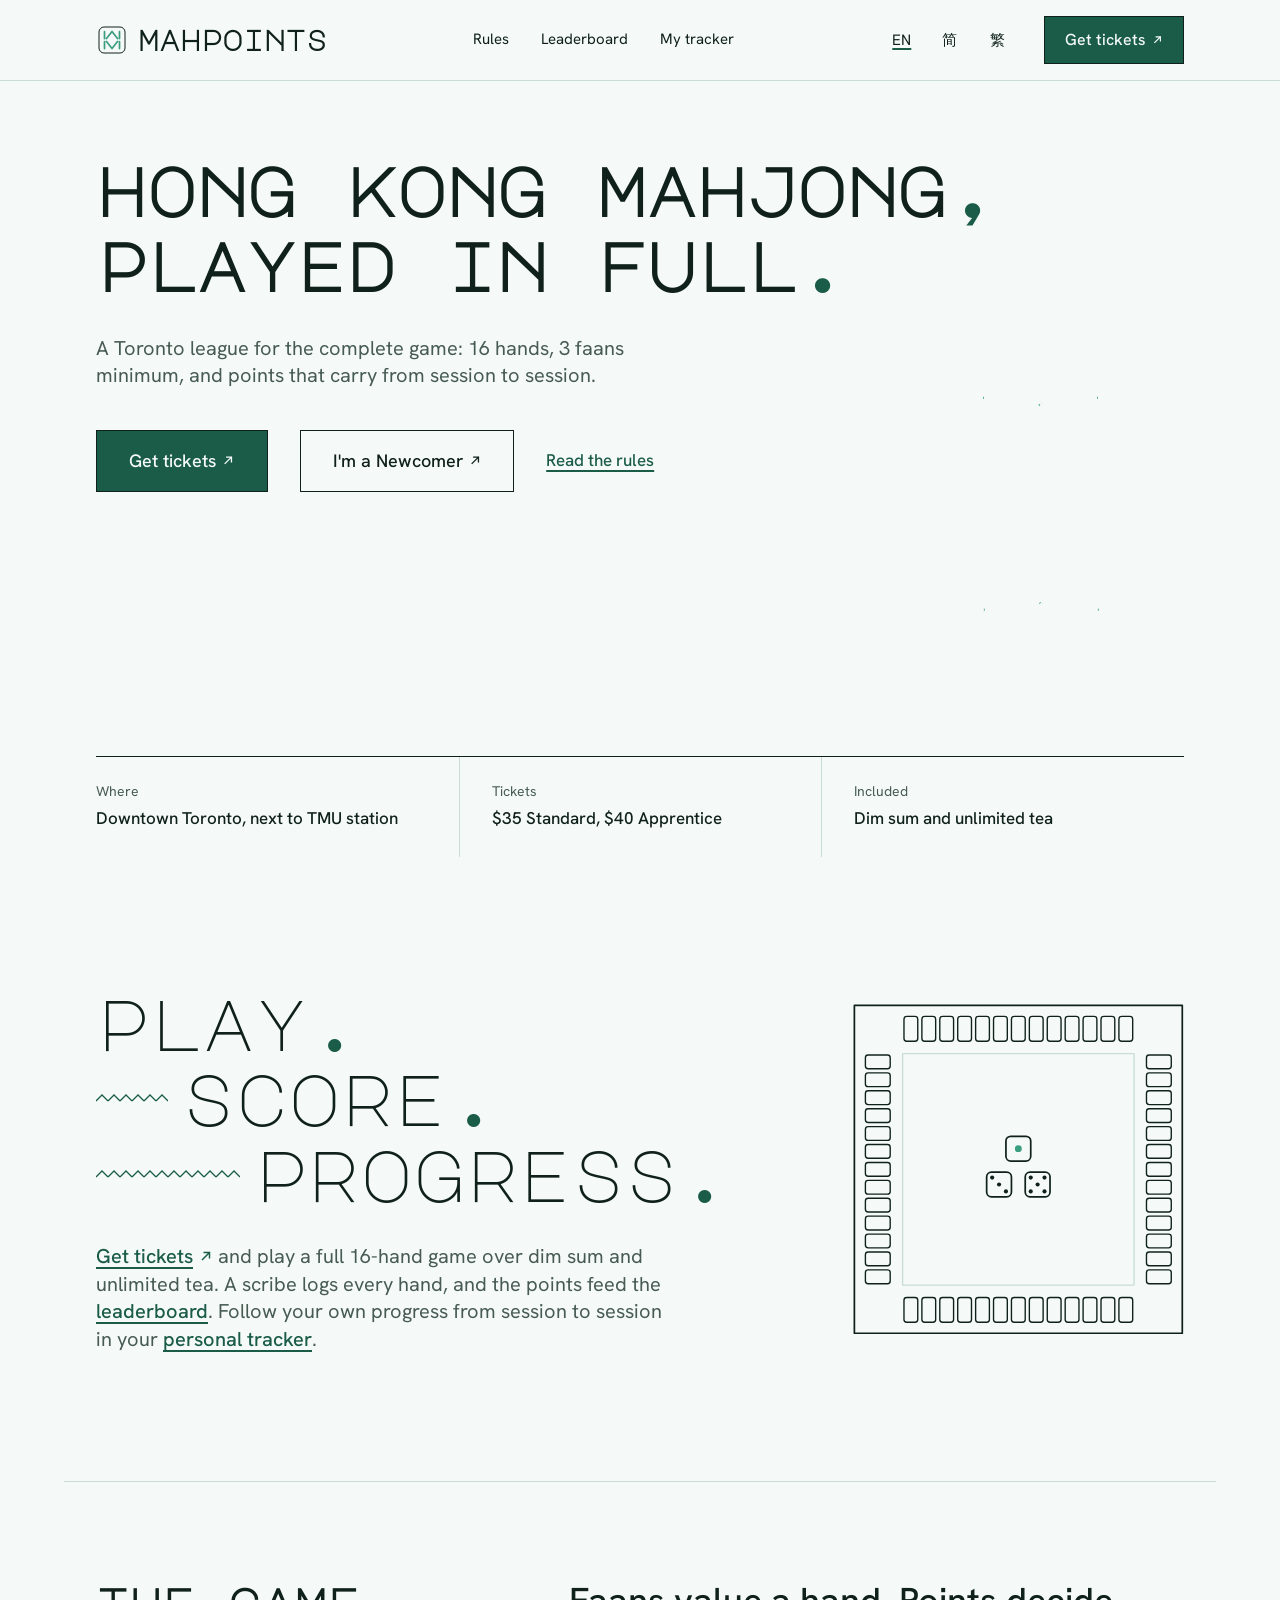
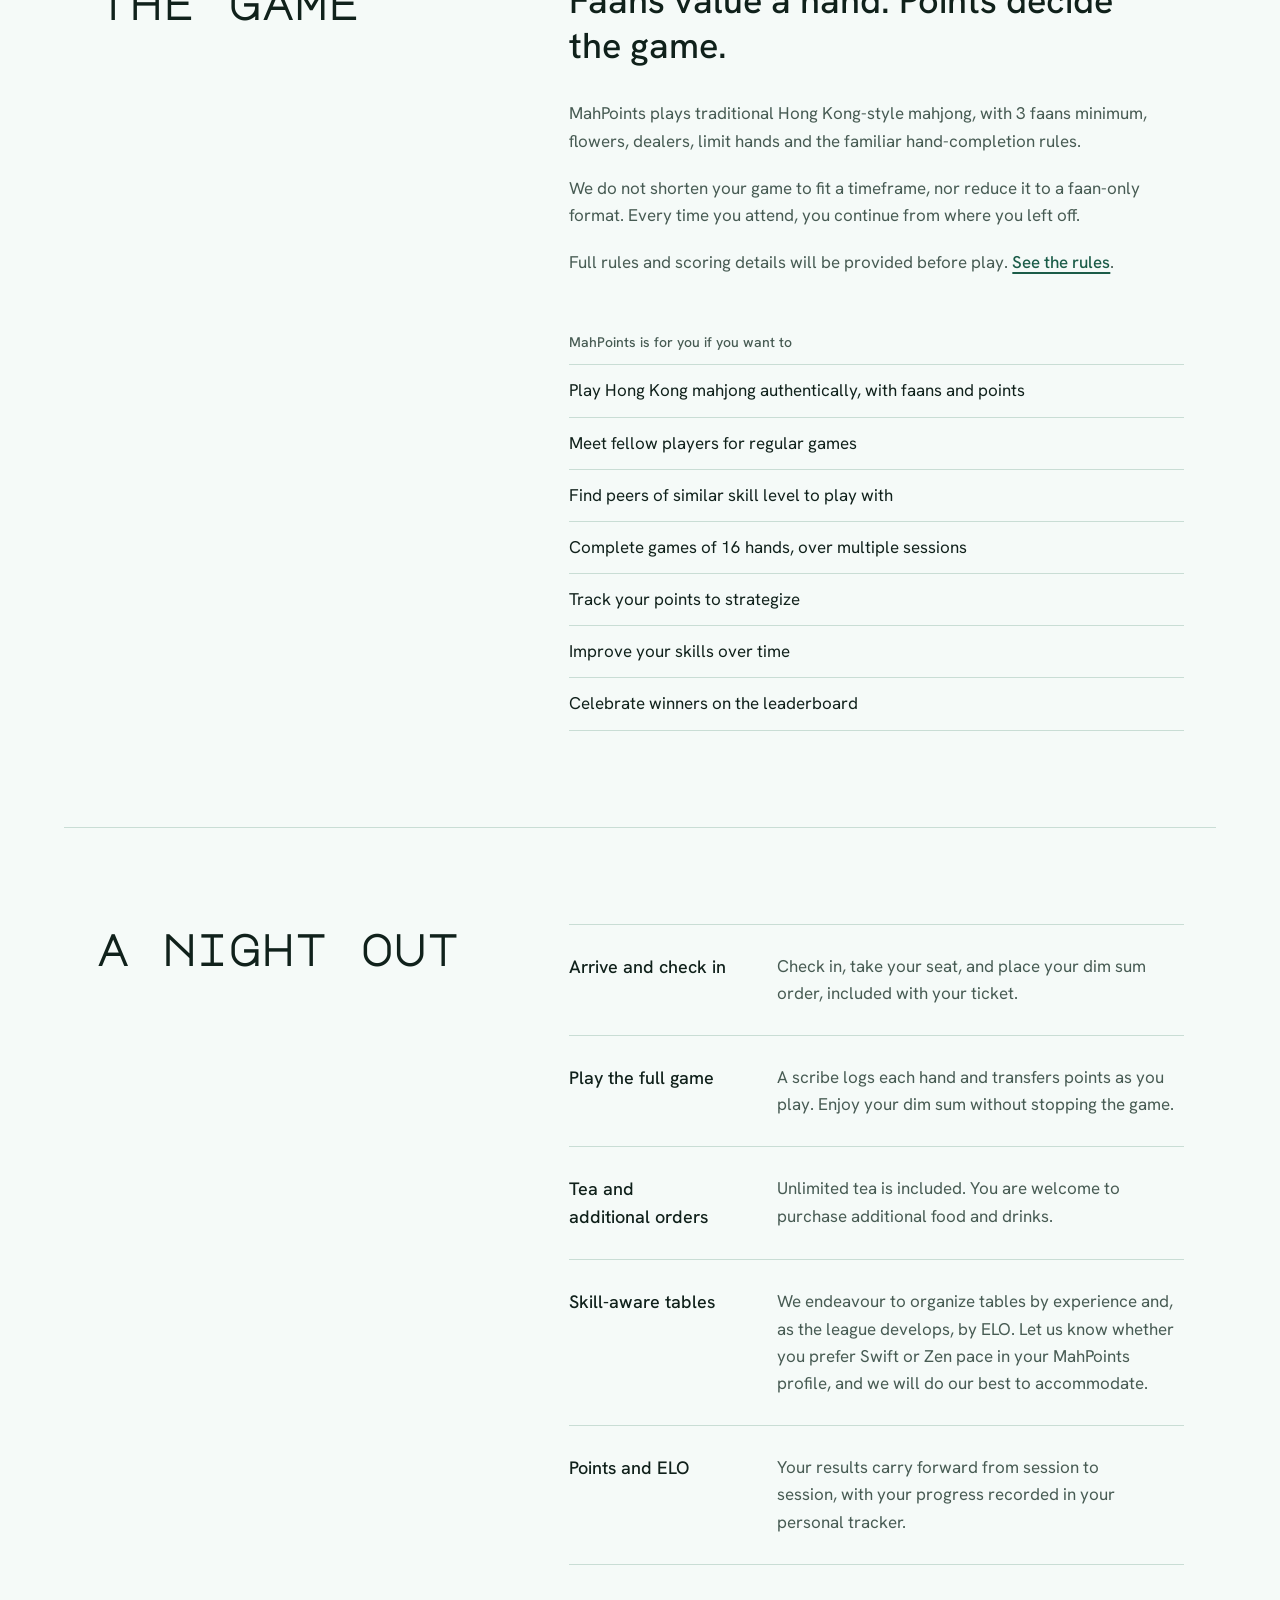
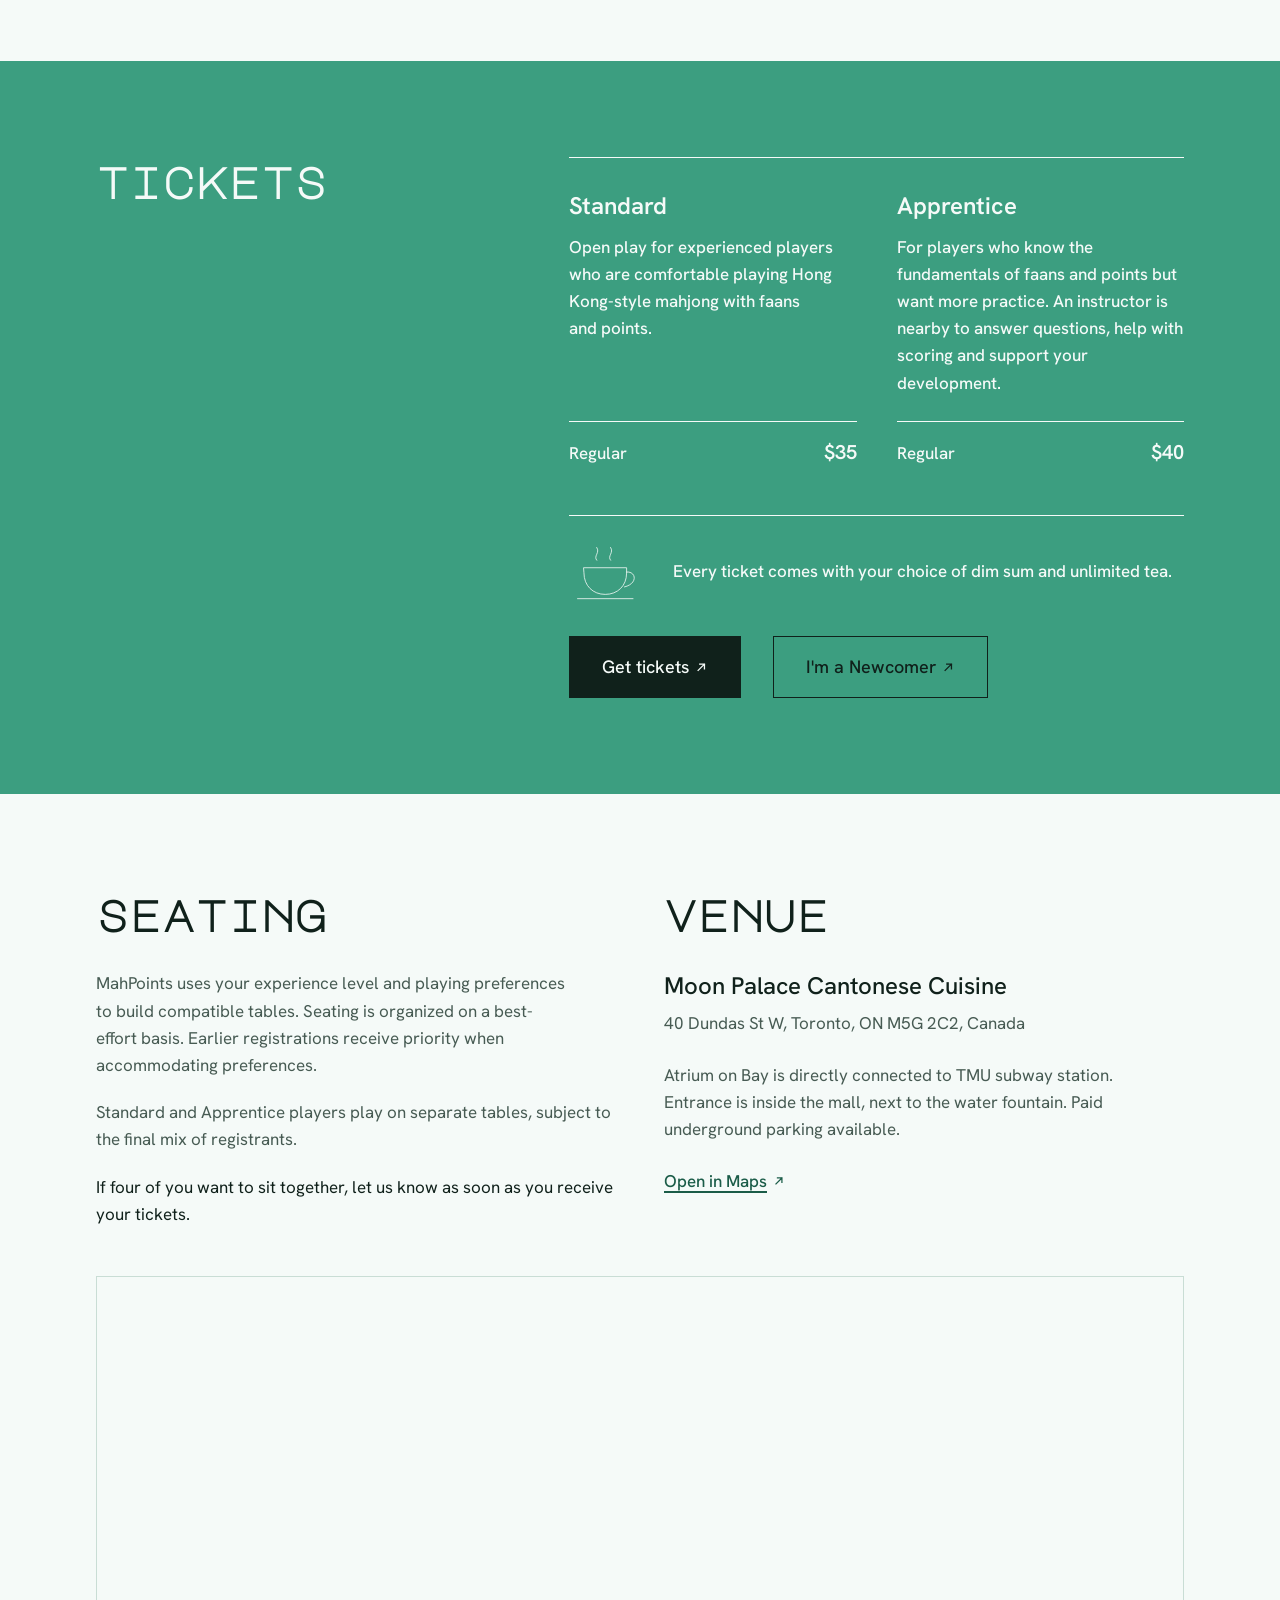
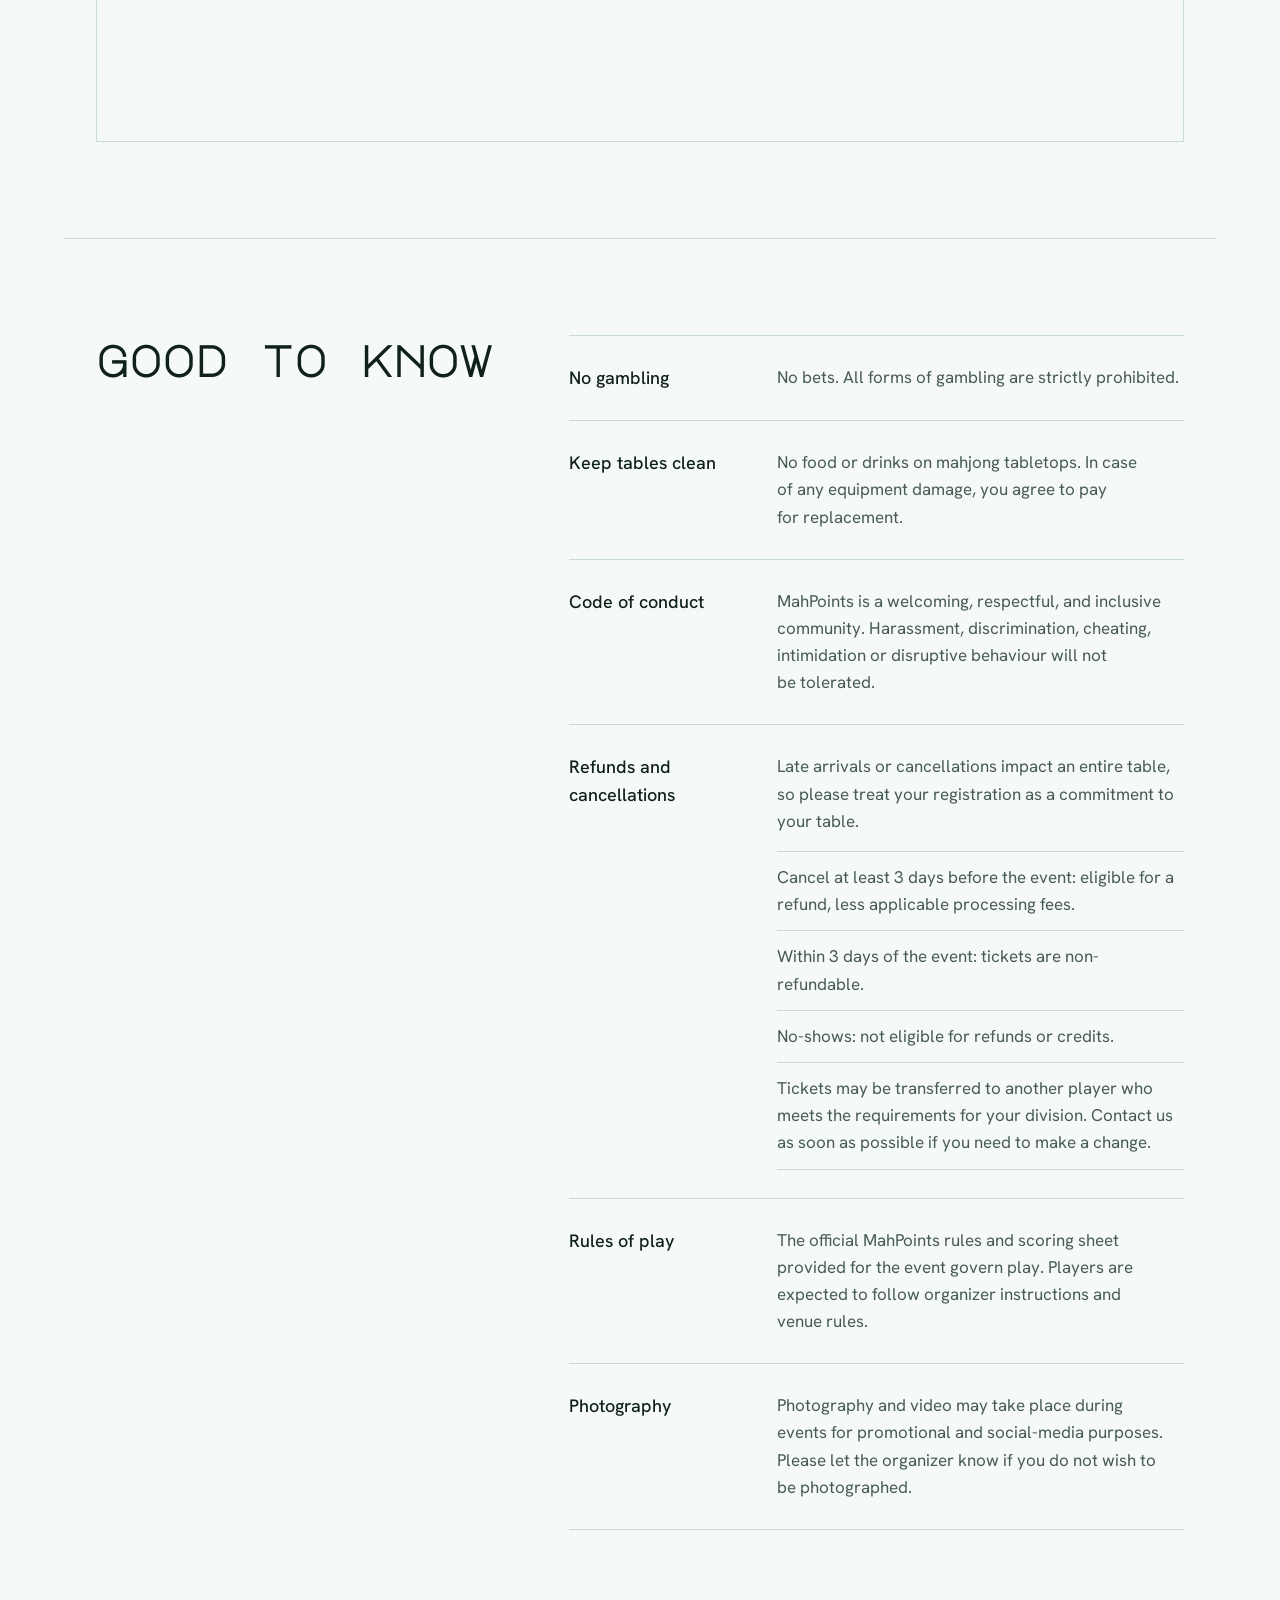
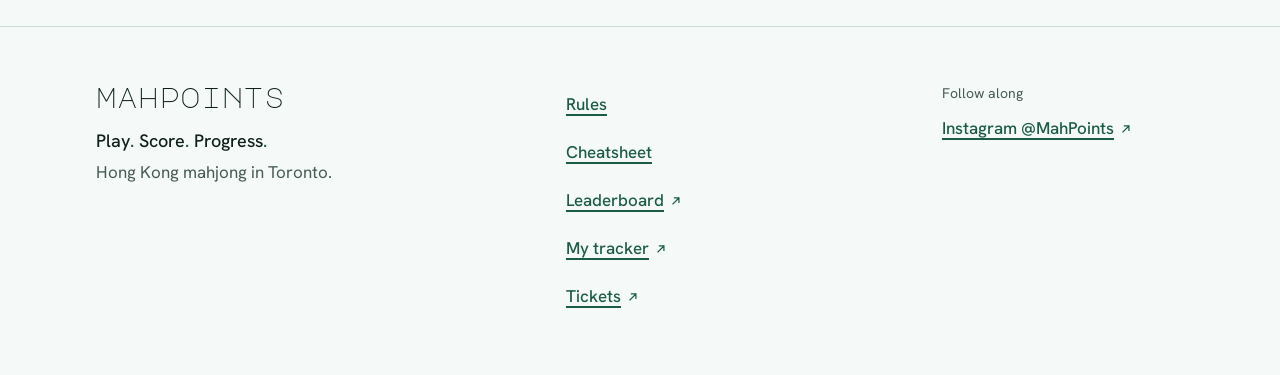
<file: index.html>
<!DOCTYPE html><html lang="en"><head><meta charset="utf-8"><meta name="viewport" content="width=device-width, initial-scale=1"><meta name="description" content="MahPoints is a mahjong league in Toronto playing the full Hong Kong game: 16 hands, 3 faans minimum, dim sum and tea downtown, points that carry across sessions."><meta name="theme-color" content="#3c9e80"><meta name="google-site-verification" content="zeaw6q1uM6JsDT6dGJweT6RTzkGl_DJaMqMV3haJiN0"><link rel="sitemap" href="/sitemap-index.xml"><link rel="canonical" href="https://mahpoints.pages.dev/"><link rel="icon" href="/favicon.ico" sizes="48x48"><link rel="icon" type="image/png" href="/favicon-48.png" sizes="48x48"><link rel="icon" type="image/svg+xml" href="/favicon.svg" sizes="any"><link rel="apple-touch-icon" href="/apple-touch-icon.png"><link rel="manifest" href="/manifest.webmanifest"><link rel="alternate" hreflang="en" href="https://mahpoints.pages.dev/"><link rel="alternate" hreflang="zh-Hans" href="https://mahpoints.pages.dev/zh-hans/"><link rel="alternate" hreflang="zh-Hant" href="https://mahpoints.pages.dev/zh-hant/"><link rel="alternate" hreflang="x-default" href="https://mahpoints.pages.dev/"><meta property="og:type" content="website"><meta property="og:site_name" content="MahPoints"><meta property="og:title" content="MahPoints · Hong Kong mahjong league in Toronto"><meta property="og:description" content="MahPoints is a mahjong league in Toronto playing the full Hong Kong game: 16 hands, 3 faans minimum, dim sum and tea downtown, points that carry across sessions."><meta property="og:url" content="https://mahpoints.pages.dev/"><meta property="og:locale" content="en_CA"><meta property="og:locale:alternate" content="zh_CN"><meta property="og:locale:alternate" content="zh_HK"><meta property="og:image" content="https://mahpoints.pages.dev/og.png"><meta property="og:image:width" content="1200"><meta property="og:image:height" content="630"><meta property="og:image:alt" content="A mahjong tile drawn in jade hairlines beside the MahPoints wordmark."><meta name="twitter:card" content="summary_large_image"><meta name="twitter:title" content="MahPoints · Hong Kong mahjong league in Toronto"><meta name="twitter:description" content="MahPoints is a mahjong league in Toronto playing the full Hong Kong game: 16 hands, 3 faans minimum, dim sum and tea downtown, points that carry across sessions."><meta name="twitter:image" content="https://mahpoints.pages.dev/og.png"><meta name="generator" content="Astro v7.4.0"><title>MahPoints · Hong Kong mahjong league in Toronto</title><script type="application/ld+json">[{"@context":"https://schema.org","@type":"WebSite","name":"MahPoints","url":"https://mahpoints.pages.dev/"},{"@context":"https://schema.org","@type":"SportsOrganization","name":"MahPoints","alternateName":"MahPoints","description":"MahPoints is a mahjong league in Toronto playing the full Hong Kong game: 16 hands, 3 faans minimum, dim sum and tea downtown, points that carry across sessions.","url":"https://mahpoints.pages.dev/","sport":"Mahjong","sameAs":["https://www.instagram.com/mahpoints/"],"location":{"@type":"Place","name":"Moon Palace Cantonese Cuisine","hasMap":"https://www.google.com/maps/search/?api=1&query=Moon+Palace+Cantonese+Cuisine+40+Dundas+St+W+Toronto","address":{"@type":"PostalAddress","streetAddress":"40 Dundas St W","addressLocality":"Toronto","addressRegion":"ON","postalCode":"M5G 2C2","addressCountry":"CA"}}}]</script><link rel="stylesheet" href="/_astro/Layout.BJAwLrI-.css"></head><body class="pb-14 lg:pb-0"><a href="#main" class="sr-only focus:not-sr-only focus:absolute focus:left-4 focus:top-4 focus:z-10 focus:bg-ink focus:px-4 focus:py-2 focus:text-ground">Skip to content</a><!-- Mobile: a scrolling top bar (wordmark, language) plus a fixed four-cell bottom bar. lg+: one sticky row. --><header class="top-0 z-20 border-b border-line bg-ground lg:sticky"><div class="mx-auto flex h-16 max-w-6xl items-center justify-between gap-6 px-5 lg:h-20 md:px-8"><a href="/" class="inline-flex min-h-11 items-center gap-2 font-display text-[1.375rem] font-bold leading-none lowercase no-underline lg:gap-2.5 lg:text-[1.75rem]" aria-label="MahPoints home"><img src="/favicon.svg" alt="" width="32" height="32" class="size-7 lg:size-8">MahPoints</a><nav aria-label="Primary" class="fixed inset-x-0 bottom-0 z-20 grid grid-cols-4 border-t border-ink bg-ground text-sm lg:static lg:flex lg:gap-8 lg:border-0 lg:bg-transparent lg:text-[0.9375rem]"><a href="/rules" class="relative inline-flex min-h-14 items-center justify-center border-l border-line px-1 no-underline first:border-l-0 hover:underline aria-[current=page]:before:absolute aria-[current=page]:before:inset-x-0 aria-[current=page]:before:top-0 aria-[current=page]:before:h-0.5 aria-[current=page]:before:bg-ink lg:min-h-11 lg:justify-start lg:border-0 lg:px-0 lg:aria-[current=page]:underline lg:aria-[current=page]:before:content-none">Rules</a><a href="/leaderboard" class="relative inline-flex min-h-14 items-center justify-center border-l border-line px-1 no-underline first:border-l-0 hover:underline aria-[current=page]:before:absolute aria-[current=page]:before:inset-x-0 aria-[current=page]:before:top-0 aria-[current=page]:before:h-0.5 aria-[current=page]:before:bg-ink lg:min-h-11 lg:justify-start lg:border-0 lg:px-0 lg:aria-[current=page]:underline lg:aria-[current=page]:before:content-none">Leaderboard</a><a href="/tracker" class="relative inline-flex min-h-14 items-center justify-center border-l border-line px-1 no-underline first:border-l-0 hover:underline aria-[current=page]:before:absolute aria-[current=page]:before:inset-x-0 aria-[current=page]:before:top-0 aria-[current=page]:before:h-0.5 aria-[current=page]:before:bg-ink lg:min-h-11 lg:justify-start lg:border-0 lg:px-0 lg:aria-[current=page]:underline lg:aria-[current=page]:before:content-none">My tracker</a><a href="https://luma.com/MahPoints" target="_blank" rel="noopener noreferrer" class="inline-flex min-h-14 items-center justify-center bg-brand-deep px-1 text-center font-medium text-ground no-underline active:bg-ink lg:hidden">Get tickets<svg class="ml-1.5 inline-block h-[0.7em] w-[0.7em] align-baseline" viewBox="0 0 12 12" fill="none" stroke="currentColor" stroke-width="1.25" stroke-linecap="square" aria-hidden="true"><path d="M3 9 9 3M4.5 3H9v4.5"></path></svg><span class="sr-only"> (opens in new tab)</span></a></nav><!-- -mr-[11px] pulls the last glyph's tap-target padding out to the page gutter. --><ul class="flex -mr-[11px] text-lg lg:hidden" aria-label="Language"><li><a href="/" lang="en" hreflang="en" title="English" aria-label="English" aria-current="true" class="inline-flex min-h-11 min-w-10 items-center lg:min-w-11 justify-center no-underline hover:underline aria-[current=true]:underline aria-[current=true]:decoration-brand-deep aria-[current=true]:decoration-2">EN</a></li><li><a href="/zh-hans/" lang="zh-Hans" hreflang="zh-Hans" title="简体中文" aria-label="简体中文" class="inline-flex min-h-11 min-w-10 items-center lg:min-w-11 justify-center no-underline hover:underline aria-[current=true]:underline aria-[current=true]:decoration-brand-deep aria-[current=true]:decoration-2">简</a></li><li><a href="/zh-hant/" lang="zh-Hant" hreflang="zh-Hant" title="繁體中文" aria-label="繁體中文" class="inline-flex min-h-11 min-w-10 items-center lg:min-w-11 justify-center no-underline hover:underline aria-[current=true]:underline aria-[current=true]:decoration-brand-deep aria-[current=true]:decoration-2">繁</a></li></ul><div class="hidden items-center gap-6 lg:flex"><ul class="flex gap-1 text-[0.9375rem]" aria-label="Language"><li><a href="/" lang="en" hreflang="en" title="English" aria-label="English" aria-current="true" class="inline-flex min-h-11 min-w-10 items-center lg:min-w-11 justify-center no-underline hover:underline aria-[current=true]:underline aria-[current=true]:decoration-brand-deep aria-[current=true]:decoration-2">EN</a></li><li><a href="/zh-hans/" lang="zh-Hans" hreflang="zh-Hans" title="简体中文" aria-label="简体中文" class="inline-flex min-h-11 min-w-10 items-center lg:min-w-11 justify-center no-underline hover:underline aria-[current=true]:underline aria-[current=true]:decoration-brand-deep aria-[current=true]:decoration-2">简</a></li><li><a href="/zh-hant/" lang="zh-Hant" hreflang="zh-Hant" title="繁體中文" aria-label="繁體中文" class="inline-flex min-h-11 min-w-10 items-center lg:min-w-11 justify-center no-underline hover:underline aria-[current=true]:underline aria-[current=true]:decoration-brand-deep aria-[current=true]:decoration-2">繁</a></li></ul><a href="https://luma.com/MahPoints" class="inline-flex items-center border border-ink font-medium no-underline transition-colors duration-200 min-h-12 px-5 text-base bg-brand-deep text-ground hover:bg-ink" target="_blank" rel="noopener noreferrer">Get tickets<svg class="ml-1.5 inline-block h-[0.7em] w-[0.7em] align-baseline" viewBox="0 0 12 12" fill="none" stroke="currentColor" stroke-width="1.25" stroke-linecap="square" aria-hidden="true"><path d="M3 9 9 3M4.5 3H9v4.5"></path></svg><span class="sr-only"> (opens in new tab)</span></a></div></div></header><main id="main"><section class="mx-auto max-w-6xl px-5 pt-14 md:px-8 md:pt-18"><div class="grid gap-x-12 gap-y-8 md:grid-cols-12"><h1 class="text-[clamp(2.25rem,6.4vw,4.25rem)] leading-[1.1] md:col-span-12">hong kong mahjong<span class="text-brand-deep">,</span><br class="hidden md:inline"> played in full<span class="text-brand-deep">.</span></h1><div class="md:col-span-7"><p class="max-w-[52ch] text-xl leading-snug text-muted">A Toronto league for the complete game: 16 hands, 3 faans minimum, and points that carry from session to session.</p><div class="mt-10 flex flex-wrap items-center gap-x-8 gap-y-3"><a href="https://luma.com/MahPoints" class="inline-flex items-center border border-ink font-medium no-underline transition-colors duration-200 min-h-14 px-8 py-4 text-lg bg-brand-deep text-ground hover:bg-ink max-[472px]:w-full max-[472px]:justify-center" target="_blank" rel="noopener noreferrer">Get tickets<svg class="ml-1.5 inline-block h-[0.7em] w-[0.7em] align-baseline" viewBox="0 0 12 12" fill="none" stroke="currentColor" stroke-width="1.25" stroke-linecap="square" aria-hidden="true"><path d="M3 9 9 3M4.5 3H9v4.5"></path></svg><span class="sr-only"> (opens in new tab)</span></a><a href="https://www.tinyurl.com/MahPoints" class="inline-flex items-center border border-ink font-medium no-underline transition-colors duration-200 min-h-14 px-8 py-4 text-lg bg-transparent text-ink hover:bg-ink hover:text-ground max-[472px]:w-full max-[472px]:justify-center" target="_blank" rel="noopener noreferrer">I&#39;m a Newcomer<svg class="ml-1.5 inline-block h-[0.7em] w-[0.7em] align-baseline" viewBox="0 0 12 12" fill="none" stroke="currentColor" stroke-width="1.25" stroke-linecap="square" aria-hidden="true"><path d="M3 9 9 3M4.5 3H9v4.5"></path></svg><span class="sr-only"> (opens in new tab)</span></a><a href="/rules" class="link inline-flex min-h-11 items-center">Read the rules</a></div></div><div class="md:col-span-4 md:col-start-9 md:row-start-2 md:flex md:items-end md:justify-end hidden"><div class="w-28 md:w-full md:max-w-[16rem]"><svg viewBox="0 0 220 280" fill="none" stroke-linejoin="round" aria-hidden="true" class="h-auto w-full"><g stroke="#10211b" stroke-width="1.25"><rect class="draw" pathLength="1" x="12" y="30" width="170" height="230" rx="16"></rect><path class="draw draw-2" pathLength="1" d="M34.7 18.7A16 16 0 0 1 46 14H184A16 16 0 0 1 200 30V228A16 16 0 0 1 195.3 239.3"></path><path class="draw draw-2" pathLength="1" d="M16.7 34.7 34.7 18.7M177.3 34.7 195.3 18.7M177.3 255.3 195.3 239.3"></path></g><g stroke="#c9ddd5" stroke-width="1"><rect class="draw draw-2" pathLength="1" x="26" y="44" width="142" height="202" rx="8"></rect></g><g stroke="#3c9e80" stroke-width="2" fill="#f5faf8"><g transform="translate(77 95) rotate(30.96375653207352)"><rect class="draw draw-3" pathLength="1" x="-6" y="-40.8166632639171" width="12" height="81.6333265278342" rx="6"></rect><path class="draw draw-3" pathLength="1" d="M-6 0H6"></path></g><g transform="translate(117 95) rotate(-30.96375653207352)"><rect class="draw draw-3" pathLength="1" x="-6" y="-40.8166632639171" width="12" height="81.6333265278342" rx="6"></rect><path class="draw draw-3" pathLength="1" d="M-6 0H6"></path></g><g transform="translate(48 94) rotate(0)"><rect class="draw draw-3" pathLength="1" x="-6" y="-40" width="12" height="80" rx="6"></rect><path class="draw draw-3" pathLength="1" d="M-6 0H6"></path></g><g transform="translate(146 94) rotate(0)"><rect class="draw draw-3" pathLength="1" x="-6" y="-40" width="12" height="80" rx="6"></rect><path class="draw draw-3" pathLength="1" d="M-6 0H6"></path></g><g transform="translate(77 195) rotate(149.03624346792648)"><rect class="draw draw-3" pathLength="1" x="-6" y="-40.8166632639171" width="12" height="81.6333265278342" rx="6"></rect><path class="draw draw-3" pathLength="1" d="M-6 0H6"></path></g><g transform="translate(117 195) rotate(-149.03624346792648)"><rect class="draw draw-3" pathLength="1" x="-6" y="-40.8166632639171" width="12" height="81.6333265278342" rx="6"></rect><path class="draw draw-3" pathLength="1" d="M-6 0H6"></path></g><g transform="translate(48 196) rotate(180)"><rect class="draw draw-3" pathLength="1" x="-6" y="-40" width="12" height="80" rx="6"></rect><path class="draw draw-3" pathLength="1" d="M-6 0H6"></path></g><g transform="translate(146 196) rotate(180)"><rect class="draw draw-3" pathLength="1" x="-6" y="-40" width="12" height="80" rx="6"></rect><path class="draw draw-3" pathLength="1" d="M-6 0H6"></path></g></g></svg></div></div></div><div class="rule-in mt-16 h-px bg-ink md:mt-24" aria-hidden="true"></div><dl class="grid md:grid-cols-3"><style>astro-island,astro-slot,astro-static-slot{display:contents}</style><script>(function(){let e=(e,t,n)=>{let r=async()=>{await(await e())()},i=typeof t.value==`object`?t.value:void 0,a={rootMargin:i==null?void 0:i.rootMargin},o=new IntersectionObserver(e=>{for(let t of e)if(t.isIntersecting){o.disconnect(),r();break}},a);for(let e of n.children)o.observe(e)};(self.Astro||(self.Astro={})).visible=e,window.dispatchEvent(new Event(`astro:visible`))})();</script><script>(function(){function e(t){"@babel/helpers - typeof";return e=typeof Symbol==`function`&&typeof Symbol.iterator==`symbol`?function(e){return typeof e}:function(e){return e&&typeof Symbol==`function`&&e.constructor===Symbol&&e!==Symbol.prototype?`symbol`:typeof e},e(t)}function t(t,n){if(e(t)!=`object`||!t)return t;var r=t[Symbol.toPrimitive];if(r!==void 0){var i=r.call(t,n||`default`);if(e(i)!=`object`)return i;throw TypeError(`@@toPrimitive must return a primitive value.`)}return(n===`string`?String:Number)(t)}function n(n){var r=t(n,`string`);return e(r)==`symbol`?r:r+``}function r(e,t,r){return(t=n(t))in e?Object.defineProperty(e,t,{value:r,enumerable:!0,configurable:!0,writable:!0}):e[t]=r,e}let i=/* @__PURE__ */ new Set([`__proto__`,`constructor`,`prototype`]);{let e={0:e=>a(e),1:e=>n(e),2:e=>new RegExp(e),3:e=>new Date(e),4:e=>new Map(n(e)),5:e=>new Set(n(e)),6:e=>BigInt(e),7:e=>new URL(e),8:e=>new Uint8Array(e),9:e=>new Uint16Array(e),10:e=>new Uint32Array(e),11:e=>1/0*e},t=t=>{let[n,r]=t;return n in e?e[n](r):void 0},n=e=>e.map(t),a=e=>typeof e!=`object`||!e?e:Object.fromEntries(Object.entries(e).map(([e,n])=>[e,t(n)]));class o extends HTMLElement{constructor(...e){super(...e),r(this,`Component`,void 0),r(this,`hydrator`,void 0),r(this,`hydrate`,async()=>{var e;if(!this.hydrator||!this.isConnected)return;let t=(e=this.parentElement)==null?void 0:e.closest(`astro-island[ssr]`);if(t){t.addEventListener(`astro:hydrate`,this.hydrate,{once:!0});return}let n=this.querySelectorAll(`astro-slot`),r={},i=this.querySelectorAll(`template[data-astro-template]`);for(let e of i){let t=e.closest(this.tagName);t!=null&&t.isSameNode(this)&&(r[e.getAttribute(`data-astro-template`)||`default`]=e.innerHTML,e.remove())}for(let e of n){let t=e.closest(this.tagName);t!=null&&t.isSameNode(this)&&(r[e.getAttribute(`name`)||`default`]=e.innerHTML)}let o;try{o=this.hasAttribute(`props`)?a(JSON.parse(this.getAttribute(`props`))):{}}catch(e){let t=this.getAttribute(`component-url`)||`<unknown>`,n=this.getAttribute(`component-export`);throw n&&(t+=` (export ${n})`),console.error(`[hydrate] Error parsing props for component ${t}`,this.getAttribute(`props`),e),e}await this.hydrator(this)(this.Component,o,r,{client:this.getAttribute(`client`)}),this.removeAttribute(`ssr`),this.dispatchEvent(new CustomEvent(`astro:hydrate`))}),r(this,`unmount`,()=>{this.isConnected||this.dispatchEvent(new CustomEvent(`astro:unmount`))})}disconnectedCallback(){document.removeEventListener(`astro:after-swap`,this.unmount),document.addEventListener(`astro:after-swap`,this.unmount,{once:!0})}connectedCallback(){if(!this.hasAttribute(`await-children`)||document.readyState===`interactive`||document.readyState===`complete`)this.childrenConnectedCallback();else{let e=()=>{document.removeEventListener(`DOMContentLoaded`,e),t.disconnect(),this.childrenConnectedCallback()},t=new MutationObserver(()=>{var t;((t=this.lastChild)==null?void 0:t.nodeType)===Node.COMMENT_NODE&&this.lastChild.nodeValue===`astro:end`&&(this.lastChild.remove(),e())});t.observe(this,{childList:!0}),document.addEventListener(`DOMContentLoaded`,e)}}async childrenConnectedCallback(){let e=this.getAttribute(`before-hydration-url`);e&&await import(e),this.start()}getRetryImportUrl(e){let t=new URL(e,document.baseURI);return t.searchParams.set(`astro-retry`,Date.now().toString()),t.toString()}async importWithRetry(e){try{return await import(e)}catch(t){return await new Promise(e=>setTimeout(e,1e3)),import(this.getRetryImportUrl(e))}}handleHydrationError(e){let t=this.getAttribute(`component-url`),n=new CustomEvent(`astro:hydration-error`,{cancelable:!0,bubbles:!0,composed:!0,detail:{error:e,componentUrl:t}});this.dispatchEvent(n)&&console.error(`[astro-island] Error hydrating ${t}`,e)}async start(){let e=JSON.parse(this.getAttribute(`opts`)),t=this.getAttribute(`client`);if(Astro[t]===void 0)window.addEventListener(`astro:${t}`,()=>this.start(),{once:!0});else try{await Astro[t](async()=>{let e=this.getAttribute(`renderer-url`);try{let[t,{default:n}]=await Promise.all([this.importWithRetry(this.getAttribute(`component-url`)),e?this.importWithRetry(e):Promise.resolve({default:()=>()=>{}})]),r=this.getAttribute(`component-export`)||`default`;if(r.includes(`.`)){this.Component=t;for(let e of r.split(`.`)){if(i.has(e)||!this.Component||typeof this.Component!=`object`&&typeof this.Component!=`function`||!Object.hasOwn(this.Component,e))throw Error(`Invalid component export path: ${r}`);this.Component=this.Component[e]}}else{if(i.has(r))throw Error(`Invalid component export path: ${r}`);this.Component=t[r]}return this.hydrator=n,this.hydrate}catch(e){return this.handleHydrationError(e),()=>{}}},e,this)}catch(e){this.handleHydrationError(e)}}attributeChangedCallback(){this.hydrate()}}r(o,`observedAttributes`,[`props`]),customElements.get(`astro-island`)||customElements.define(`astro-island`,o)}})();</script><astro-island uid="Z1UQf5N" prefix="r1" component-url="/_astro/NextEvent.BEs8gSPZ.js" component-export="default" renderer-url="/_astro/client.C7WjD2Pw.js" props="{&quot;lang&quot;:[0,&quot;en&quot;],&quot;ticketsUrl&quot;:[0,&quot;https://luma.com/MahPoints&quot;],&quot;labels&quot;:[0,{&quot;term&quot;:[0,&quot;Next event&quot;],&quot;none&quot;:[0,&quot;No date announced yet&quot;],&quot;full&quot;:[0,&quot;This event is full.&quot;],&quot;join&quot;:[0,&quot;Join the waitlist&quot;],&quot;live&quot;:[0,&quot;Happening now&quot;],&quot;until&quot;:[0,&quot;Until {time}&quot;],&quot;newTab&quot;:[0,&quot; (opens in new tab)&quot;]}]}" ssr client="visible" opts="{&quot;name&quot;:&quot;NextEvent&quot;,&quot;value&quot;:true}" await-children><div class="flex flex-col gap-x-8 gap-y-3 border-b border-line py-6 md:col-span-3 md:flex-row md:items-baseline md:justify-between" aria-busy="true"><div><dt class="text-sm text-muted">Next event</dt><dd class="mt-1 min-h-8 text-2xl font-medium tabular-nums"><span class="text-muted" aria-hidden="true">—</span></dd></div></div><!--astro:end--></astro-island><div class="border-b border-line py-6 md:border-b-0 md:pr-8"><dt class="text-sm text-muted">Where</dt><dd class="mt-1 font-medium">Downtown Toronto, next to TMU station</dd></div><div class="border-b border-line py-6 md:border-b-0 md:border-l md:border-line md:px-8"><dt class="text-sm text-muted">Tickets</dt><dd class="prices mt-1 font-medium">$35 Standard, $40 Apprentice</dd></div><div class="py-6 md:border-l md:border-line md:pl-8"><dt class="text-sm text-muted">Included</dt><dd class="mt-1 font-medium">Dim sum and unlimited tea</dd></div></dl></section><section aria-label="How the league works" class="mx-auto mt-20 max-w-6xl px-5 md:mt-32 md:px-8"><div class="grid gap-x-12 md:grid-cols-12"><div class="md:col-span-7"><p class="grid text-[clamp(2.25rem,6vw,4.5rem)] font-display leading-[1.05] lowercase"><span class="flex items-center whitespace-nowrap"><span>Play<span class="text-brand-deep">.</span></span></span><span class="flex items-center whitespace-nowrap"><span class="zigzag mr-[0.2em] shrink-0 text-brand-deep w-[1em]" aria-hidden="true"></span><span>Score<span class="text-brand-deep">.</span></span></span><span class="flex items-center whitespace-nowrap"><span class="zigzag mr-[0.2em] shrink-0 text-brand-deep w-[2em]" aria-hidden="true"></span><span>Progress<span class="text-brand-deep">.</span></span></span></p><p class="mt-6 max-w-[52ch] text-xl leading-snug text-muted md:mt-8"><a class="link" href="https://luma.com/MahPoints" target="_blank" rel="noopener noreferrer">Get tickets<svg class="ml-1.5 inline-block h-[0.7em] w-[0.7em] align-baseline" viewBox="0 0 12 12" fill="none" stroke="currentColor" stroke-width="1.25" stroke-linecap="square" aria-hidden="true"><path d="M3 9 9 3M4.5 3H9v4.5"></path></svg><span class="sr-only"> (opens in new tab)</span></a> and play a full 16-hand game over dim sum and unlimited tea. A scribe logs every hand, and the points feed the <a class="link" href="/leaderboard">leaderboard</a>. Follow your own progress from session to session in your <a class="link" href="/tracker">personal tracker</a>.</p></div><div class="hidden md:col-span-4 md:col-start-9 md:flex md:items-center md:justify-end"><div class="w-full"><svg viewBox="0 0 240 240" fill="none" stroke-linejoin="round" aria-hidden="true" class="h-auto w-full"><rect x="1" y="1" width="238" height="238" stroke="#10211b" stroke-width="1.25"></rect><rect x="36" y="36" width="168" height="168" stroke="#c9ddd5" stroke-width="1"></rect><g stroke="#10211b" stroke-width="1"><g transform="rotate(0 120 120)"><rect class="bob" style="--i:0" x="37" y="9" width="10" height="18" rx="2"></rect><rect class="bob" style="--i:1" x="50" y="9" width="10" height="18" rx="2"></rect><rect class="bob" style="--i:2" x="63" y="9" width="10" height="18" rx="2"></rect><rect class="bob" style="--i:3" x="76" y="9" width="10" height="18" rx="2"></rect><rect class="bob" style="--i:4" x="89" y="9" width="10" height="18" rx="2"></rect><rect class="bob" style="--i:5" x="102" y="9" width="10" height="18" rx="2"></rect><rect class="bob" style="--i:6" x="115" y="9" width="10" height="18" rx="2"></rect><rect class="bob" style="--i:7" x="128" y="9" width="10" height="18" rx="2"></rect><rect class="bob" style="--i:8" x="141" y="9" width="10" height="18" rx="2"></rect><rect class="bob" style="--i:9" x="154" y="9" width="10" height="18" rx="2"></rect><rect class="bob" style="--i:10" x="167" y="9" width="10" height="18" rx="2"></rect><rect class="bob" style="--i:11" x="180" y="9" width="10" height="18" rx="2"></rect><rect class="bob" style="--i:12" x="193" y="9" width="10" height="18" rx="2"></rect></g><g transform="rotate(90 120 120)"><rect class="bob" style="--i:13" x="37" y="9" width="10" height="18" rx="2"></rect><rect class="bob" style="--i:14" x="50" y="9" width="10" height="18" rx="2"></rect><rect class="bob" style="--i:15" x="63" y="9" width="10" height="18" rx="2"></rect><rect class="bob" style="--i:16" x="76" y="9" width="10" height="18" rx="2"></rect><rect class="bob" style="--i:17" x="89" y="9" width="10" height="18" rx="2"></rect><rect class="bob" style="--i:18" x="102" y="9" width="10" height="18" rx="2"></rect><rect class="bob" style="--i:19" x="115" y="9" width="10" height="18" rx="2"></rect><rect class="bob" style="--i:20" x="128" y="9" width="10" height="18" rx="2"></rect><rect class="bob" style="--i:21" x="141" y="9" width="10" height="18" rx="2"></rect><rect class="bob" style="--i:22" x="154" y="9" width="10" height="18" rx="2"></rect><rect class="bob" style="--i:23" x="167" y="9" width="10" height="18" rx="2"></rect><rect class="bob" style="--i:24" x="180" y="9" width="10" height="18" rx="2"></rect><rect class="bob" style="--i:25" x="193" y="9" width="10" height="18" rx="2"></rect></g><g transform="rotate(180 120 120)"><rect class="bob" style="--i:26" x="37" y="9" width="10" height="18" rx="2"></rect><rect class="bob" style="--i:27" x="50" y="9" width="10" height="18" rx="2"></rect><rect class="bob" style="--i:28" x="63" y="9" width="10" height="18" rx="2"></rect><rect class="bob" style="--i:29" x="76" y="9" width="10" height="18" rx="2"></rect><rect class="bob" style="--i:30" x="89" y="9" width="10" height="18" rx="2"></rect><rect class="bob" style="--i:31" x="102" y="9" width="10" height="18" rx="2"></rect><rect class="bob" style="--i:32" x="115" y="9" width="10" height="18" rx="2"></rect><rect class="bob" style="--i:33" x="128" y="9" width="10" height="18" rx="2"></rect><rect class="bob" style="--i:34" x="141" y="9" width="10" height="18" rx="2"></rect><rect class="bob" style="--i:35" x="154" y="9" width="10" height="18" rx="2"></rect><rect class="bob" style="--i:36" x="167" y="9" width="10" height="18" rx="2"></rect><rect class="bob" style="--i:37" x="180" y="9" width="10" height="18" rx="2"></rect><rect class="bob" style="--i:38" x="193" y="9" width="10" height="18" rx="2"></rect></g><g transform="rotate(270 120 120)"><rect class="bob" style="--i:39" x="37" y="9" width="10" height="18" rx="2"></rect><rect class="bob" style="--i:40" x="50" y="9" width="10" height="18" rx="2"></rect><rect class="bob" style="--i:41" x="63" y="9" width="10" height="18" rx="2"></rect><rect class="bob" style="--i:42" x="76" y="9" width="10" height="18" rx="2"></rect><rect class="bob" style="--i:43" x="89" y="9" width="10" height="18" rx="2"></rect><rect class="bob" style="--i:44" x="102" y="9" width="10" height="18" rx="2"></rect><rect class="bob" style="--i:45" x="115" y="9" width="10" height="18" rx="2"></rect><rect class="bob" style="--i:46" x="128" y="9" width="10" height="18" rx="2"></rect><rect class="bob" style="--i:47" x="141" y="9" width="10" height="18" rx="2"></rect><rect class="bob" style="--i:48" x="154" y="9" width="10" height="18" rx="2"></rect><rect class="bob" style="--i:49" x="167" y="9" width="10" height="18" rx="2"></rect><rect class="bob" style="--i:50" x="180" y="9" width="10" height="18" rx="2"></rect><rect class="bob" style="--i:51" x="193" y="9" width="10" height="18" rx="2"></rect></g></g><g stroke="#10211b" stroke-width="1.25" fill="#f5faf8"><rect x="111" y="96" width="18" height="18" rx="3.5"></rect><rect x="97" y="122" width="18" height="18" rx="3.5"></rect><rect x="125" y="122" width="18" height="18" rx="3.5"></rect></g><circle cx="120" cy="105" r="2.5" fill="#3c9e80"></circle><circle cx="101" cy="126" r="1.5" fill="#10211b"></circle><circle cx="106" cy="131" r="1.5" fill="#10211b"></circle><circle cx="111" cy="136" r="1.5" fill="#10211b"></circle><circle cx="129" cy="126" r="1.5" fill="#10211b"></circle><circle cx="139" cy="126" r="1.5" fill="#10211b"></circle><circle cx="134" cy="131" r="1.5" fill="#10211b"></circle><circle cx="129" cy="136" r="1.5" fill="#10211b"></circle><circle cx="139" cy="136" r="1.5" fill="#10211b"></circle></svg></div></div></div></section><section id="game" class="mx-auto mt-24 max-w-6xl scroll-mt-8 border-t border-line px-5 py-16 md:mt-32 md:px-8 md:py-24"><div class="grid gap-10 md:grid-cols-12 md:gap-12"><h2 class="text-[2.5rem] leading-[1.1] md:col-span-5 md:text-[2.75rem]">the game</h2><div class="md:col-span-7"><p class="max-w-[30ch] text-3xl leading-tight font-medium md:text-4xl">Faans value a hand. Points decide the game.</p><div class="mt-8 max-w-[62ch] space-y-5 text-muted"><p>MahPoints plays traditional Hong Kong-style mahjong, with 3 faans minimum, flowers, dealers, limit hands and the familiar hand-completion rules.</p><p>We do not shorten your game to fit a timeframe, nor reduce it to a faan-only format. Every time you attend, you continue from where you left off.</p><p>Full rules and scoring details will be provided before play. <a href="/rules" class="link">See the rules</a>.</p></div><h3 class="mt-14 text-sm font-medium text-muted">MahPoints is for you if you want to</h3><ul class="mt-3 border-t border-line"><li class="border-b border-line py-3">Play Hong Kong mahjong authentically, with faans and points</li><li class="border-b border-line py-3">Meet fellow players for regular games</li><li class="border-b border-line py-3">Find peers of similar skill level to play with</li><li class="border-b border-line py-3">Complete games of 16 hands, over multiple sessions</li><li class="border-b border-line py-3">Track your points to strategize</li><li class="border-b border-line py-3">Improve your skills over time</li><li class="border-b border-line py-3">Celebrate winners on the leaderboard</li></ul></div></div></section><section id="night" class="mx-auto max-w-6xl scroll-mt-8 border-t border-line px-5 py-16 md:px-8 md:py-24"><div class="grid gap-10 md:grid-cols-12 md:gap-12"><h2 class="text-[2.5rem] leading-[1.1] md:col-span-5 md:text-[2.75rem]">a night out</h2><ul class="border-t border-line md:col-span-7"><li class="grid gap-2 border-b border-line py-7 md:grid-cols-[11rem_1fr] md:gap-8"><h3 class="text-lg font-medium">Arrive and check in</h3><p class="max-w-[52ch] text-muted">Check in, take your seat, and place your dim sum order, included with your ticket.</p></li><li class="grid gap-2 border-b border-line py-7 md:grid-cols-[11rem_1fr] md:gap-8"><h3 class="text-lg font-medium">Play the full game</h3><p class="max-w-[52ch] text-muted">A scribe logs each hand and transfers points as you play. Enjoy your dim sum without stopping the game.</p></li><li class="grid gap-2 border-b border-line py-7 md:grid-cols-[11rem_1fr] md:gap-8"><h3 class="text-lg font-medium">Tea and additional orders</h3><p class="max-w-[52ch] text-muted">Unlimited tea is included. You are welcome to purchase additional food and drinks.</p></li><li class="grid gap-2 border-b border-line py-7 md:grid-cols-[11rem_1fr] md:gap-8"><h3 class="text-lg font-medium">Skill-aware tables</h3><p class="max-w-[52ch] text-muted">We endeavour to organize tables by experience and, as the league develops, by ELO. Let us know whether you prefer Swift or Zen pace in your MahPoints profile, and we will do our best to accommodate.</p></li><li class="grid gap-2 border-b border-line py-7 md:grid-cols-[11rem_1fr] md:gap-8"><h3 class="text-lg font-medium">Points and ELO</h3><p class="max-w-[52ch] text-muted">Your results carry forward from session to session, with your progress recorded in your personal tracker.</p></li></ul></div></section><section id="tickets" class="on-brand scroll-mt-8 bg-brand font-medium text-ground"><div class="mx-auto max-w-6xl px-5 py-16 md:px-8 md:py-24"><div class="grid gap-10 md:grid-cols-12 md:gap-12"><h2 class="text-[2.5rem] leading-[1.1] md:col-span-5 md:text-[2.75rem]">tickets</h2><div class="md:col-span-7"><div class="grid gap-x-10 border-t border-ground md:grid-cols-2"><div class="flex flex-col border-b border-ground py-8 last:border-b-0 md:border-b-0"><h3 class="text-2xl font-semibold">Standard</h3><p class="mb-6 mt-3 max-w-[40ch]">Open play for experienced players who are comfortable playing Hong Kong-style mahjong with faans and points.</p><dl class="prices mt-auto space-y-2 border-t border-ground pt-4"><div class="flex items-baseline justify-between gap-4"><dt>Regular</dt><dd class="text-xl font-semibold">$35</dd></div></dl></div><div class="flex flex-col border-b border-ground py-8 last:border-b-0 md:border-b-0"><h3 class="text-2xl font-semibold">Apprentice</h3><p class="mb-6 mt-3 max-w-[40ch]">For players who know the fundamentals of faans and points but want more practice. An instructor is nearby to answer questions, help with scoring and support your development.</p><dl class="prices mt-auto space-y-2 border-t border-ground pt-4"><div class="flex items-baseline justify-between gap-4"><dt>Regular</dt><dd class="text-xl font-semibold">$40</dd></div></dl></div></div><div class="mt-4 flex items-center gap-6 border-t border-ground pt-6"><div class="w-20 shrink-0"><svg viewBox="0 0 150 120" fill="none" stroke="currentColor" stroke-width="1.5" stroke-linecap="round" stroke-linejoin="round" aria-hidden="true" class="h-auto w-full"><path d="M28 52H108V62C108 86 91 102 68 102C45 102 28 86 28 62Z"></path><path d="M108 60C126 58 130 82 104 88"></path><path d="M16 110H120"></path><path d="M52 38C45 30 59 24 52 14"></path><path d="M78 38C71 30 85 24 78 14"></path></svg></div><p>Every ticket comes with your choice of dim sum and unlimited tea.</p></div><div class="mt-8 flex flex-wrap gap-x-8 gap-y-4"><a href="https://luma.com/MahPoints" class="inline-flex items-center border border-ink font-medium no-underline transition-colors duration-200 min-h-14 px-8 py-4 text-lg bg-ink text-ground hover:bg-ground hover:text-ink" target="_blank" rel="noopener noreferrer">Get tickets<svg class="ml-1.5 inline-block h-[0.7em] w-[0.7em] align-baseline" viewBox="0 0 12 12" fill="none" stroke="currentColor" stroke-width="1.25" stroke-linecap="square" aria-hidden="true"><path d="M3 9 9 3M4.5 3H9v4.5"></path></svg><span class="sr-only"> (opens in new tab)</span></a><a href="https://www.tinyurl.com/MahPoints" class="inline-flex items-center border border-ink font-medium no-underline transition-colors duration-200 min-h-14 px-8 py-4 text-lg bg-transparent text-ink hover:bg-ink hover:text-ground" target="_blank" rel="noopener noreferrer">I&#39;m a Newcomer<svg class="ml-1.5 inline-block h-[0.7em] w-[0.7em] align-baseline" viewBox="0 0 12 12" fill="none" stroke="currentColor" stroke-width="1.25" stroke-linecap="square" aria-hidden="true"><path d="M3 9 9 3M4.5 3H9v4.5"></path></svg><span class="sr-only"> (opens in new tab)</span></a></div></div></div></div></section><section id="seating" class="mx-auto max-w-6xl scroll-mt-8 px-5 py-16 md:px-8 md:py-24"><div class="grid gap-16 md:grid-cols-2 md:gap-12"><div><h2 class="text-[2.5rem] leading-[1.1] md:text-[2.75rem]">seating</h2><div class="mt-8 max-w-[52ch] space-y-5 text-muted"><p>MahPoints uses your experience level and playing preferences to build compatible tables. Seating is organized on a best-effort basis. Earlier registrations receive priority when accommodating preferences.</p><p>Standard and Apprentice players play on separate tables, subject to the final mix of registrants.</p><p class="text-ink">If four of you want to sit together, let us know as soon as you receive your tickets.</p></div></div><div id="venue" class="scroll-mt-8"><h2 class="text-[2.5rem] leading-[1.1] md:text-[2.75rem]">venue</h2><div class="mt-8"><p class="text-2xl font-medium">Moon Palace Cantonese Cuisine</p><address class="mt-2 not-italic text-muted">40 Dundas St W, Toronto, ON M5G 2C2, Canada</address><p class="mt-6 max-w-[52ch] text-muted">Atrium on Bay is directly connected to TMU subway station. Entrance is inside the mall, next to the water fountain. Paid underground parking available.</p><a class="link mt-4 inline-flex min-h-11 items-center" href="https://www.google.com/maps/search/?api=1&amp;query=Moon+Palace+Cantonese+Cuisine+40+Dundas+St+W+Toronto" target="_blank" rel="noopener noreferrer">Open in Maps<svg class="ml-1.5 inline-block h-[0.7em] w-[0.7em] align-baseline" viewBox="0 0 12 12" fill="none" stroke="currentColor" stroke-width="1.25" stroke-linecap="square" aria-hidden="true"><path d="M3 9 9 3M4.5 3H9v4.5"></path></svg><span class="sr-only"> (opens in new tab)</span></a></div></div><iframe class="-mt-10 aspect-4/3 w-full border border-line md:col-span-2 md:mt-0 md:aspect-21/9" src="https://www.google.com/maps/embed?pb=!1m18!1m12!1m3!1d3871.3707715314085!2d-79.38497632298436!3d43.65619017110202!2m3!1f0!2f0!3f0!3m2!1i1024!2i768!4f13.1!3m3!1m2!1s0x882b35c391f8b903%3A0x7b3018cea77334b5!2sMoon%20Palace%20Cantonese%20Cuisine!5e1!3m2!1sen!2sca!4v1792209963927!5m2!1sen!2sca" title="Map of Moon Palace Cantonese Cuisine" loading="lazy" referrerpolicy="strict-origin-when-cross-origin" allowfullscreen></iframe></div></section><section id="good-to-know" class="mx-auto max-w-6xl scroll-mt-8 border-t border-line px-5 py-16 md:px-8 md:py-24"><div class="grid gap-10 md:grid-cols-12 md:gap-12"><h2 class="text-[2.5rem] leading-[1.1] md:col-span-5 md:text-[2.75rem]">good to know</h2><ul class="border-t border-line md:col-span-7"><li class="grid gap-2 border-b border-line py-7 md:grid-cols-[11rem_1fr] md:gap-8"><h3 class="text-lg font-medium">No gambling</h3><div><p class="max-w-[52ch] text-muted">No bets. All forms of gambling are strictly prohibited.</p></div></li><li class="grid gap-2 border-b border-line py-7 md:grid-cols-[11rem_1fr] md:gap-8"><h3 class="text-lg font-medium">Keep tables clean</h3><div><p class="max-w-[52ch] text-muted">No food or drinks on mahjong tabletops. In case of any equipment damage, you agree to pay for replacement.</p></div></li><li class="grid gap-2 border-b border-line py-7 md:grid-cols-[11rem_1fr] md:gap-8"><h3 class="text-lg font-medium">Code of conduct</h3><div><p class="max-w-[52ch] text-muted">MahPoints is a welcoming, respectful, and inclusive community. Harassment, discrimination, cheating, intimidation or disruptive behaviour will not be tolerated.</p></div></li><li class="grid gap-2 border-b border-line py-7 md:grid-cols-[11rem_1fr] md:gap-8"><h3 class="text-lg font-medium">Refunds and cancellations</h3><div><p class="max-w-[52ch] text-muted">Late arrivals or cancellations impact an entire table, so please treat your registration as a commitment to your table.</p><ul class="mt-4 max-w-[52ch] border-t border-line text-muted"><li class="border-b border-line py-3">Cancel at least 3 days before the event: eligible for a refund, less applicable processing fees.</li><li class="border-b border-line py-3">Within 3 days of the event: tickets are non-refundable.</li><li class="border-b border-line py-3">No-shows: not eligible for refunds or credits.</li><li class="border-b border-line py-3">Tickets may be transferred to another player who meets the requirements for your division. Contact us as soon as possible if you need to make a change.</li></ul></div></li><li class="grid gap-2 border-b border-line py-7 md:grid-cols-[11rem_1fr] md:gap-8"><h3 class="text-lg font-medium">Rules of play</h3><div><p class="max-w-[52ch] text-muted">The official MahPoints rules and scoring sheet provided for the event govern play. Players are expected to follow organizer instructions and venue rules.</p></div></li><li class="grid gap-2 border-b border-line py-7 md:grid-cols-[11rem_1fr] md:gap-8"><h3 class="text-lg font-medium">Photography</h3><div><p class="max-w-[52ch] text-muted">Photography and video may take place during events for promotional and social-media purposes. Please let the organizer know if you do not wish to be photographed.</p></div></li></ul></div></section></main><footer class="border-t border-line"><div class="mx-auto grid max-w-6xl gap-10 px-5 py-14 md:grid-cols-12 md:px-8"><div class="md:col-span-5"><p class="font-display text-[1.75rem] leading-none lowercase">MahPoints</p><p class="mt-4 text-lg font-medium"><span class="whitespace-nowrap">Play<span class="text-brand-deep">.</span></span> <span class="whitespace-nowrap">Score<span class="text-brand-deep">.</span></span> <span class="whitespace-nowrap">Progress<span class="text-brand-deep">.</span></span> </p><p class="mt-1 max-w-[34ch] text-muted">Hong Kong mahjong in Toronto.</p></div><nav aria-label="Footer" class="md:col-span-4"><ul class="space-y-1"><li><a class="link inline-flex min-h-11 items-center" href="/rules">Rules</a></li><li><a class="link inline-flex min-h-11 items-center" href="/cheatsheet">Cheatsheet</a></li><li><a class="link inline-flex min-h-11 items-center" href="/leaderboard" target="_blank" rel="noopener noreferrer">Leaderboard<svg class="ml-1.5 inline-block h-[0.7em] w-[0.7em] align-baseline" viewBox="0 0 12 12" fill="none" stroke="currentColor" stroke-width="1.25" stroke-linecap="square" aria-hidden="true"><path d="M3 9 9 3M4.5 3H9v4.5"></path></svg><span class="sr-only"> (opens in new tab)</span></a></li><li><a class="link inline-flex min-h-11 items-center" href="/tracker" target="_blank" rel="noopener noreferrer">My tracker<svg class="ml-1.5 inline-block h-[0.7em] w-[0.7em] align-baseline" viewBox="0 0 12 12" fill="none" stroke="currentColor" stroke-width="1.25" stroke-linecap="square" aria-hidden="true"><path d="M3 9 9 3M4.5 3H9v4.5"></path></svg><span class="sr-only"> (opens in new tab)</span></a></li><li><a class="link inline-flex min-h-11 items-center" href="https://luma.com/MahPoints" target="_blank" rel="noopener noreferrer">Tickets<svg class="ml-1.5 inline-block h-[0.7em] w-[0.7em] align-baseline" viewBox="0 0 12 12" fill="none" stroke="currentColor" stroke-width="1.25" stroke-linecap="square" aria-hidden="true"><path d="M3 9 9 3M4.5 3H9v4.5"></path></svg><span class="sr-only"> (opens in new tab)</span></a></li></ul></nav><div class="md:col-span-3"><p class="text-sm text-muted">Follow along</p><a class="link mt-1 inline-flex min-h-11 items-center" href="https://www.instagram.com/mahpoints/" target="_blank" rel="noopener noreferrer">Instagram @MahPoints<svg class="ml-1.5 inline-block h-[0.7em] w-[0.7em] align-baseline" viewBox="0 0 12 12" fill="none" stroke="currentColor" stroke-width="1.25" stroke-linecap="square" aria-hidden="true"><path d="M3 9 9 3M4.5 3H9v4.5"></path></svg><span class="sr-only"> (opens in new tab)</span></a></div></div></footer></body></html>
</file>
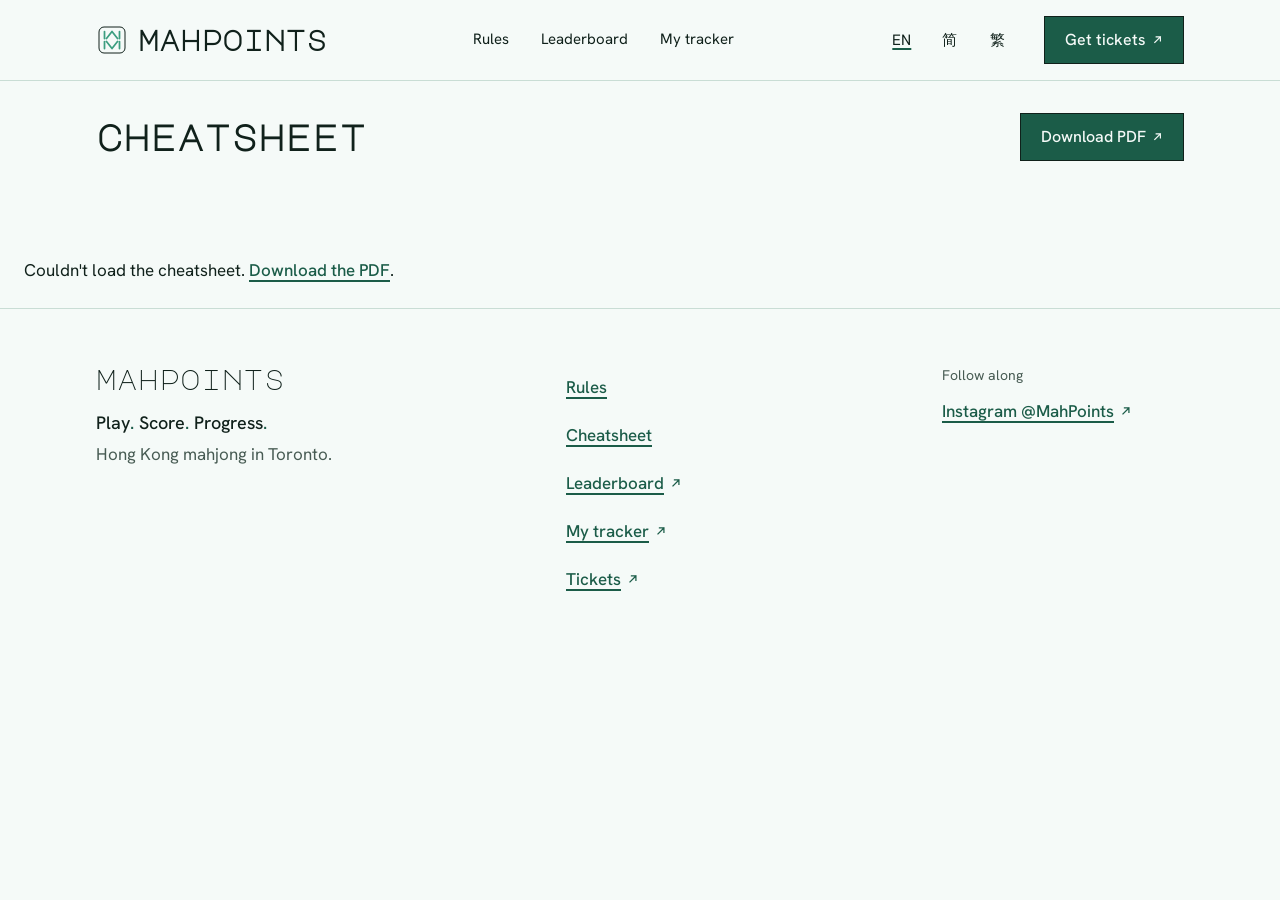
<file: cheatsheet/index.html>
<!DOCTYPE html><html lang="en"><head><meta charset="utf-8"><meta name="viewport" content="width=device-width, initial-scale=1"><meta name="description" content="The MahPoints scoring cheatsheet for Hong Kong-style mahjong."><meta name="theme-color" content="#3c9e80"><meta name="google-site-verification" content="zeaw6q1uM6JsDT6dGJweT6RTzkGl_DJaMqMV3haJiN0"><link rel="sitemap" href="/sitemap-index.xml"><link rel="canonical" href="https://mahpoints.pages.dev/cheatsheet/"><link rel="icon" href="/favicon.ico" sizes="48x48"><link rel="icon" type="image/png" href="/favicon-48.png" sizes="48x48"><link rel="icon" type="image/svg+xml" href="/favicon.svg" sizes="any"><link rel="apple-touch-icon" href="/apple-touch-icon.png"><link rel="manifest" href="/manifest.webmanifest"><link rel="alternate" hreflang="en" href="https://mahpoints.pages.dev/cheatsheet/"><link rel="alternate" hreflang="zh-Hans" href="https://mahpoints.pages.dev/zh-hans/cheatsheet/"><link rel="alternate" hreflang="zh-Hant" href="https://mahpoints.pages.dev/zh-hant/cheatsheet/"><link rel="alternate" hreflang="x-default" href="https://mahpoints.pages.dev/cheatsheet/"><meta property="og:type" content="website"><meta property="og:site_name" content="MahPoints"><meta property="og:title" content="Cheatsheet · MahPoints"><meta property="og:description" content="The MahPoints scoring cheatsheet for Hong Kong-style mahjong."><meta property="og:url" content="https://mahpoints.pages.dev/cheatsheet/"><meta property="og:locale" content="en_CA"><meta property="og:locale:alternate" content="zh_CN"><meta property="og:locale:alternate" content="zh_HK"><meta property="og:image" content="https://mahpoints.pages.dev/og.png"><meta property="og:image:width" content="1200"><meta property="og:image:height" content="630"><meta property="og:image:alt" content="A mahjong tile drawn in jade hairlines beside the MahPoints wordmark."><meta name="twitter:card" content="summary_large_image"><meta name="twitter:title" content="Cheatsheet · MahPoints"><meta name="twitter:description" content="The MahPoints scoring cheatsheet for Hong Kong-style mahjong."><meta name="twitter:image" content="https://mahpoints.pages.dev/og.png"><meta name="generator" content="Astro v7.4.0"><title>Cheatsheet · MahPoints</title><link rel="stylesheet" href="/_astro/Layout.BJAwLrI-.css"></head><body><a href="#main" class="sr-only focus:not-sr-only focus:absolute focus:left-4 focus:top-4 focus:z-10 focus:bg-ink focus:px-4 focus:py-2 focus:text-ground">Skip to content</a><!-- Mobile: a scrolling top bar (wordmark, language) plus a fixed four-cell bottom bar. lg+: one sticky row. --><header class="top-0 z-20 border-b border-line bg-ground lg:sticky"><div class="mx-auto flex h-16 max-w-6xl items-center justify-between gap-6 px-5 lg:h-20 md:px-8"><a href="/" class="inline-flex min-h-11 items-center gap-2 font-display text-[1.375rem] font-bold leading-none lowercase no-underline lg:gap-2.5 lg:text-[1.75rem]" aria-label="MahPoints home"><img src="/favicon.svg" alt="" width="32" height="32" class="size-7 lg:size-8">MahPoints</a><nav aria-label="Primary" class="fixed inset-x-0 bottom-0 z-20 grid grid-cols-4 border-t border-ink bg-ground text-sm lg:static lg:flex lg:gap-8 lg:border-0 lg:bg-transparent lg:text-[0.9375rem] max-lg:hidden"><a href="/rules" class="relative inline-flex min-h-14 items-center justify-center border-l border-line px-1 no-underline first:border-l-0 hover:underline aria-[current=page]:before:absolute aria-[current=page]:before:inset-x-0 aria-[current=page]:before:top-0 aria-[current=page]:before:h-0.5 aria-[current=page]:before:bg-ink lg:min-h-11 lg:justify-start lg:border-0 lg:px-0 lg:aria-[current=page]:underline lg:aria-[current=page]:before:content-none">Rules</a><a href="/leaderboard" class="relative inline-flex min-h-14 items-center justify-center border-l border-line px-1 no-underline first:border-l-0 hover:underline aria-[current=page]:before:absolute aria-[current=page]:before:inset-x-0 aria-[current=page]:before:top-0 aria-[current=page]:before:h-0.5 aria-[current=page]:before:bg-ink lg:min-h-11 lg:justify-start lg:border-0 lg:px-0 lg:aria-[current=page]:underline lg:aria-[current=page]:before:content-none">Leaderboard</a><a href="/tracker" class="relative inline-flex min-h-14 items-center justify-center border-l border-line px-1 no-underline first:border-l-0 hover:underline aria-[current=page]:before:absolute aria-[current=page]:before:inset-x-0 aria-[current=page]:before:top-0 aria-[current=page]:before:h-0.5 aria-[current=page]:before:bg-ink lg:min-h-11 lg:justify-start lg:border-0 lg:px-0 lg:aria-[current=page]:underline lg:aria-[current=page]:before:content-none">My tracker</a><a href="https://luma.com/MahPoints" target="_blank" rel="noopener noreferrer" class="inline-flex min-h-14 items-center justify-center bg-brand-deep px-1 text-center font-medium text-ground no-underline active:bg-ink lg:hidden">Get tickets<svg class="ml-1.5 inline-block h-[0.7em] w-[0.7em] align-baseline" viewBox="0 0 12 12" fill="none" stroke="currentColor" stroke-width="1.25" stroke-linecap="square" aria-hidden="true"><path d="M3 9 9 3M4.5 3H9v4.5"></path></svg><span class="sr-only"> (opens in new tab)</span></a></nav><!-- -mr-[11px] pulls the last glyph's tap-target padding out to the page gutter. --><ul class="flex -mr-[11px] text-lg lg:hidden" aria-label="Language"><li><a href="/cheatsheet/" lang="en" hreflang="en" title="English" aria-label="English" aria-current="true" class="inline-flex min-h-11 min-w-10 items-center lg:min-w-11 justify-center no-underline hover:underline aria-[current=true]:underline aria-[current=true]:decoration-brand-deep aria-[current=true]:decoration-2">EN</a></li><li><a href="/zh-hans/cheatsheet/" lang="zh-Hans" hreflang="zh-Hans" title="简体中文" aria-label="简体中文" class="inline-flex min-h-11 min-w-10 items-center lg:min-w-11 justify-center no-underline hover:underline aria-[current=true]:underline aria-[current=true]:decoration-brand-deep aria-[current=true]:decoration-2">简</a></li><li><a href="/zh-hant/cheatsheet/" lang="zh-Hant" hreflang="zh-Hant" title="繁體中文" aria-label="繁體中文" class="inline-flex min-h-11 min-w-10 items-center lg:min-w-11 justify-center no-underline hover:underline aria-[current=true]:underline aria-[current=true]:decoration-brand-deep aria-[current=true]:decoration-2">繁</a></li></ul><div class="hidden items-center gap-6 lg:flex"><ul class="flex gap-1 text-[0.9375rem]" aria-label="Language"><li><a href="/cheatsheet/" lang="en" hreflang="en" title="English" aria-label="English" aria-current="true" class="inline-flex min-h-11 min-w-10 items-center lg:min-w-11 justify-center no-underline hover:underline aria-[current=true]:underline aria-[current=true]:decoration-brand-deep aria-[current=true]:decoration-2">EN</a></li><li><a href="/zh-hans/cheatsheet/" lang="zh-Hans" hreflang="zh-Hans" title="简体中文" aria-label="简体中文" class="inline-flex min-h-11 min-w-10 items-center lg:min-w-11 justify-center no-underline hover:underline aria-[current=true]:underline aria-[current=true]:decoration-brand-deep aria-[current=true]:decoration-2">简</a></li><li><a href="/zh-hant/cheatsheet/" lang="zh-Hant" hreflang="zh-Hant" title="繁體中文" aria-label="繁體中文" class="inline-flex min-h-11 min-w-10 items-center lg:min-w-11 justify-center no-underline hover:underline aria-[current=true]:underline aria-[current=true]:decoration-brand-deep aria-[current=true]:decoration-2">繁</a></li></ul><a href="https://luma.com/MahPoints" class="inline-flex items-center border border-ink font-medium no-underline transition-colors duration-200 min-h-12 px-5 text-base bg-brand-deep text-ground hover:bg-ink" target="_blank" rel="noopener noreferrer">Get tickets<svg class="ml-1.5 inline-block h-[0.7em] w-[0.7em] align-baseline" viewBox="0 0 12 12" fill="none" stroke="currentColor" stroke-width="1.25" stroke-linecap="square" aria-hidden="true"><path d="M3 9 9 3M4.5 3H9v4.5"></path></svg><span class="sr-only"> (opens in new tab)</span></a></div></div></header><main id="main"><div class="mx-auto max-w-6xl px-5 pt-8 pb-12 md:px-8"><div class="flex flex-wrap items-center justify-between gap-4 pb-6"><h1 class="text-3xl md:text-4xl">cheatsheet</h1><a href="/mahpoints-rules.pdf" class="inline-flex items-center border border-ink font-medium no-underline transition-colors duration-200 min-h-12 px-5 text-base bg-brand-deep text-ground hover:bg-ink" target="_blank" rel="noopener noreferrer">Download PDF<svg class="ml-1.5 inline-block h-[0.7em] w-[0.7em] align-baseline" viewBox="0 0 12 12" fill="none" stroke="currentColor" stroke-width="1.25" stroke-linecap="square" aria-hidden="true"><path d="M3 9 9 3M4.5 3H9v4.5"></path></svg><span class="sr-only"> (opens in new tab)</span></a></div></div><style>astro-island,astro-slot,astro-static-slot{display:contents}</style><script>(function(){let e=(e,t,n)=>{let r=async()=>{await(await e())()},i=typeof t.value==`object`?t.value:void 0,a={rootMargin:i==null?void 0:i.rootMargin},o=new IntersectionObserver(e=>{for(let t of e)if(t.isIntersecting){o.disconnect(),r();break}},a);for(let e of n.children)o.observe(e)};(self.Astro||(self.Astro={})).visible=e,window.dispatchEvent(new Event(`astro:visible`))})();</script><script>(function(){function e(t){"@babel/helpers - typeof";return e=typeof Symbol==`function`&&typeof Symbol.iterator==`symbol`?function(e){return typeof e}:function(e){return e&&typeof Symbol==`function`&&e.constructor===Symbol&&e!==Symbol.prototype?`symbol`:typeof e},e(t)}function t(t,n){if(e(t)!=`object`||!t)return t;var r=t[Symbol.toPrimitive];if(r!==void 0){var i=r.call(t,n||`default`);if(e(i)!=`object`)return i;throw TypeError(`@@toPrimitive must return a primitive value.`)}return(n===`string`?String:Number)(t)}function n(n){var r=t(n,`string`);return e(r)==`symbol`?r:r+``}function r(e,t,r){return(t=n(t))in e?Object.defineProperty(e,t,{value:r,enumerable:!0,configurable:!0,writable:!0}):e[t]=r,e}let i=/* @__PURE__ */ new Set([`__proto__`,`constructor`,`prototype`]);{let e={0:e=>a(e),1:e=>n(e),2:e=>new RegExp(e),3:e=>new Date(e),4:e=>new Map(n(e)),5:e=>new Set(n(e)),6:e=>BigInt(e),7:e=>new URL(e),8:e=>new Uint8Array(e),9:e=>new Uint16Array(e),10:e=>new Uint32Array(e),11:e=>1/0*e},t=t=>{let[n,r]=t;return n in e?e[n](r):void 0},n=e=>e.map(t),a=e=>typeof e!=`object`||!e?e:Object.fromEntries(Object.entries(e).map(([e,n])=>[e,t(n)]));class o extends HTMLElement{constructor(...e){super(...e),r(this,`Component`,void 0),r(this,`hydrator`,void 0),r(this,`hydrate`,async()=>{var e;if(!this.hydrator||!this.isConnected)return;let t=(e=this.parentElement)==null?void 0:e.closest(`astro-island[ssr]`);if(t){t.addEventListener(`astro:hydrate`,this.hydrate,{once:!0});return}let n=this.querySelectorAll(`astro-slot`),r={},i=this.querySelectorAll(`template[data-astro-template]`);for(let e of i){let t=e.closest(this.tagName);t!=null&&t.isSameNode(this)&&(r[e.getAttribute(`data-astro-template`)||`default`]=e.innerHTML,e.remove())}for(let e of n){let t=e.closest(this.tagName);t!=null&&t.isSameNode(this)&&(r[e.getAttribute(`name`)||`default`]=e.innerHTML)}let o;try{o=this.hasAttribute(`props`)?a(JSON.parse(this.getAttribute(`props`))):{}}catch(e){let t=this.getAttribute(`component-url`)||`<unknown>`,n=this.getAttribute(`component-export`);throw n&&(t+=` (export ${n})`),console.error(`[hydrate] Error parsing props for component ${t}`,this.getAttribute(`props`),e),e}await this.hydrator(this)(this.Component,o,r,{client:this.getAttribute(`client`)}),this.removeAttribute(`ssr`),this.dispatchEvent(new CustomEvent(`astro:hydrate`))}),r(this,`unmount`,()=>{this.isConnected||this.dispatchEvent(new CustomEvent(`astro:unmount`))})}disconnectedCallback(){document.removeEventListener(`astro:after-swap`,this.unmount),document.addEventListener(`astro:after-swap`,this.unmount,{once:!0})}connectedCallback(){if(!this.hasAttribute(`await-children`)||document.readyState===`interactive`||document.readyState===`complete`)this.childrenConnectedCallback();else{let e=()=>{document.removeEventListener(`DOMContentLoaded`,e),t.disconnect(),this.childrenConnectedCallback()},t=new MutationObserver(()=>{var t;((t=this.lastChild)==null?void 0:t.nodeType)===Node.COMMENT_NODE&&this.lastChild.nodeValue===`astro:end`&&(this.lastChild.remove(),e())});t.observe(this,{childList:!0}),document.addEventListener(`DOMContentLoaded`,e)}}async childrenConnectedCallback(){let e=this.getAttribute(`before-hydration-url`);e&&await import(e),this.start()}getRetryImportUrl(e){let t=new URL(e,document.baseURI);return t.searchParams.set(`astro-retry`,Date.now().toString()),t.toString()}async importWithRetry(e){try{return await import(e)}catch(t){return await new Promise(e=>setTimeout(e,1e3)),import(this.getRetryImportUrl(e))}}handleHydrationError(e){let t=this.getAttribute(`component-url`),n=new CustomEvent(`astro:hydration-error`,{cancelable:!0,bubbles:!0,composed:!0,detail:{error:e,componentUrl:t}});this.dispatchEvent(n)&&console.error(`[astro-island] Error hydrating ${t}`,e)}async start(){let e=JSON.parse(this.getAttribute(`opts`)),t=this.getAttribute(`client`);if(Astro[t]===void 0)window.addEventListener(`astro:${t}`,()=>this.start(),{once:!0});else try{await Astro[t](async()=>{let e=this.getAttribute(`renderer-url`);try{let[t,{default:n}]=await Promise.all([this.importWithRetry(this.getAttribute(`component-url`)),e?this.importWithRetry(e):Promise.resolve({default:()=>()=>{}})]),r=this.getAttribute(`component-export`)||`default`;if(r.includes(`.`)){this.Component=t;for(let e of r.split(`.`)){if(i.has(e)||!this.Component||typeof this.Component!=`object`&&typeof this.Component!=`function`||!Object.hasOwn(this.Component,e))throw Error(`Invalid component export path: ${r}`);this.Component=this.Component[e]}}else{if(i.has(r))throw Error(`Invalid component export path: ${r}`);this.Component=t[r]}return this.hydrator=n,this.hydrate}catch(e){return this.handleHydrationError(e),()=>{}}},e,this)}catch(e){this.handleHydrationError(e)}}attributeChangedCallback(){this.hydrate()}}r(o,`observedAttributes`,[`props`]),customElements.get(`astro-island`)||customElements.define(`astro-island`,o)}})();</script><astro-island uid="1NGDuq" prefix="r1" component-url="/_astro/PdfViewer.BprFhy1K.js" component-export="default" renderer-url="/_astro/client.C7WjD2Pw.js" props="{&quot;src&quot;:[0,&quot;/mahpoints-rules.pdf&quot;],&quot;label&quot;:[0,&quot;MahPoints scoring cheatsheet&quot;],&quot;loading&quot;:[0,&quot;Loading the cheatsheet…&quot;],&quot;failed&quot;:[0,&quot;Couldn&#39;t load the cheatsheet. &quot;],&quot;failedLink&quot;:[0,&quot;Download the PDF&quot;]}" ssr client="visible" opts="{&quot;name&quot;:&quot;PdfViewer&quot;,&quot;value&quot;:true}" await-children><div><p class="p-6 text-muted">Loading the cheatsheet…</p><div role="img" aria-label="MahPoints scoring cheatsheet" class="mx-auto max-w-6xl space-y-px bg-line"></div></div><!--astro:end--></astro-island></main><footer class="border-t border-line"><div class="mx-auto grid max-w-6xl gap-10 px-5 py-14 md:grid-cols-12 md:px-8"><div class="md:col-span-5"><p class="font-display text-[1.75rem] leading-none lowercase">MahPoints</p><p class="mt-4 text-lg font-medium"><span class="whitespace-nowrap">Play<span class="text-brand-deep">.</span></span> <span class="whitespace-nowrap">Score<span class="text-brand-deep">.</span></span> <span class="whitespace-nowrap">Progress<span class="text-brand-deep">.</span></span> </p><p class="mt-1 max-w-[34ch] text-muted">Hong Kong mahjong in Toronto.</p></div><nav aria-label="Footer" class="md:col-span-4"><ul class="space-y-1"><li><a class="link inline-flex min-h-11 items-center" href="/rules">Rules</a></li><li><a class="link inline-flex min-h-11 items-center" href="/cheatsheet">Cheatsheet</a></li><li><a class="link inline-flex min-h-11 items-center" href="/leaderboard" target="_blank" rel="noopener noreferrer">Leaderboard<svg class="ml-1.5 inline-block h-[0.7em] w-[0.7em] align-baseline" viewBox="0 0 12 12" fill="none" stroke="currentColor" stroke-width="1.25" stroke-linecap="square" aria-hidden="true"><path d="M3 9 9 3M4.5 3H9v4.5"></path></svg><span class="sr-only"> (opens in new tab)</span></a></li><li><a class="link inline-flex min-h-11 items-center" href="/tracker" target="_blank" rel="noopener noreferrer">My tracker<svg class="ml-1.5 inline-block h-[0.7em] w-[0.7em] align-baseline" viewBox="0 0 12 12" fill="none" stroke="currentColor" stroke-width="1.25" stroke-linecap="square" aria-hidden="true"><path d="M3 9 9 3M4.5 3H9v4.5"></path></svg><span class="sr-only"> (opens in new tab)</span></a></li><li><a class="link inline-flex min-h-11 items-center" href="https://luma.com/MahPoints" target="_blank" rel="noopener noreferrer">Tickets<svg class="ml-1.5 inline-block h-[0.7em] w-[0.7em] align-baseline" viewBox="0 0 12 12" fill="none" stroke="currentColor" stroke-width="1.25" stroke-linecap="square" aria-hidden="true"><path d="M3 9 9 3M4.5 3H9v4.5"></path></svg><span class="sr-only"> (opens in new tab)</span></a></li></ul></nav><div class="md:col-span-3"><p class="text-sm text-muted">Follow along</p><a class="link mt-1 inline-flex min-h-11 items-center" href="https://www.instagram.com/mahpoints/" target="_blank" rel="noopener noreferrer">Instagram @MahPoints<svg class="ml-1.5 inline-block h-[0.7em] w-[0.7em] align-baseline" viewBox="0 0 12 12" fill="none" stroke="currentColor" stroke-width="1.25" stroke-linecap="square" aria-hidden="true"><path d="M3 9 9 3M4.5 3H9v4.5"></path></svg><span class="sr-only"> (opens in new tab)</span></a></div></div></footer></body></html>
</file>
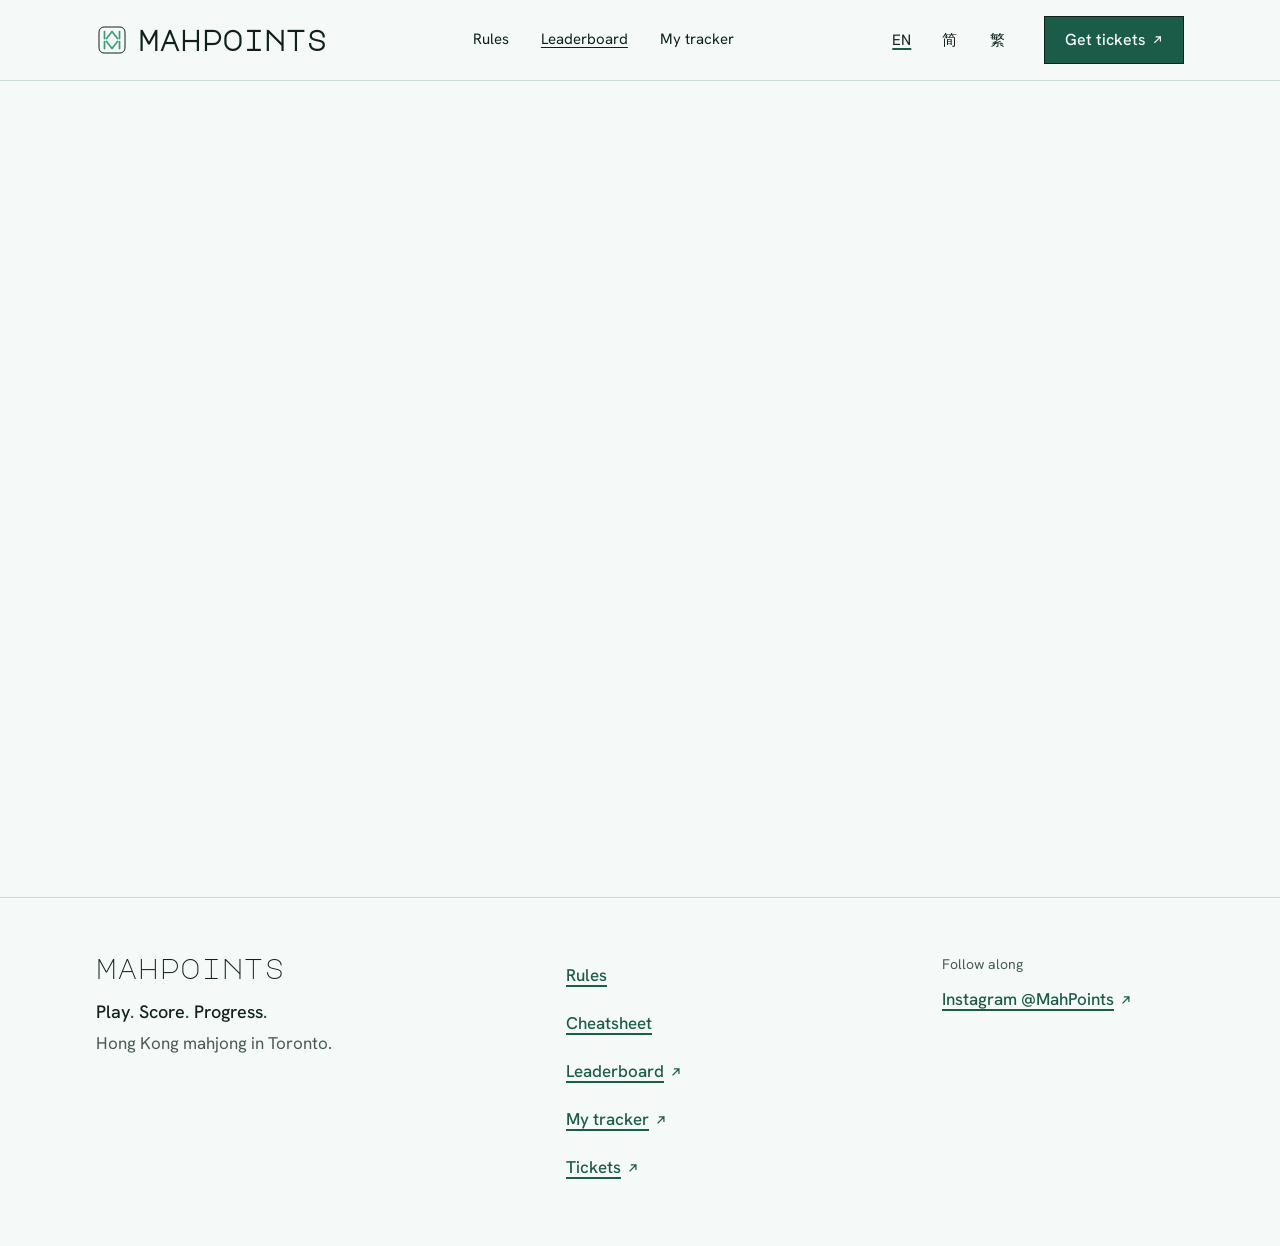
<file: leaderboard/index.html>
<!DOCTYPE html><html lang="en"><head><meta charset="utf-8"><meta name="viewport" content="width=device-width, initial-scale=1"><meta name="description" content="MahPoints is a mahjong league in Toronto playing the full Hong Kong game: 16 hands, 3 faans minimum, dim sum and tea downtown, points that carry across sessions."><meta name="theme-color" content="#3c9e80"><meta name="google-site-verification" content="zeaw6q1uM6JsDT6dGJweT6RTzkGl_DJaMqMV3haJiN0"><link rel="sitemap" href="/sitemap-index.xml"><link rel="canonical" href="https://mahpoints.pages.dev/leaderboard/"><link rel="icon" href="/favicon.ico" sizes="48x48"><link rel="icon" type="image/png" href="/favicon-48.png" sizes="48x48"><link rel="icon" type="image/svg+xml" href="/favicon.svg" sizes="any"><link rel="apple-touch-icon" href="/apple-touch-icon.png"><link rel="manifest" href="/manifest.webmanifest"><link rel="alternate" hreflang="en" href="https://mahpoints.pages.dev/leaderboard/"><link rel="alternate" hreflang="zh-Hans" href="https://mahpoints.pages.dev/zh-hans/leaderboard/"><link rel="alternate" hreflang="zh-Hant" href="https://mahpoints.pages.dev/zh-hant/leaderboard/"><link rel="alternate" hreflang="x-default" href="https://mahpoints.pages.dev/leaderboard/"><meta property="og:type" content="website"><meta property="og:site_name" content="MahPoints"><meta property="og:title" content="Leaderboard · MahPoints"><meta property="og:description" content="MahPoints is a mahjong league in Toronto playing the full Hong Kong game: 16 hands, 3 faans minimum, dim sum and tea downtown, points that carry across sessions."><meta property="og:url" content="https://mahpoints.pages.dev/leaderboard/"><meta property="og:locale" content="en_CA"><meta property="og:locale:alternate" content="zh_CN"><meta property="og:locale:alternate" content="zh_HK"><meta property="og:image" content="https://mahpoints.pages.dev/og.png"><meta property="og:image:width" content="1200"><meta property="og:image:height" content="630"><meta property="og:image:alt" content="A mahjong tile drawn in jade hairlines beside the MahPoints wordmark."><meta name="twitter:card" content="summary_large_image"><meta name="twitter:title" content="Leaderboard · MahPoints"><meta name="twitter:description" content="MahPoints is a mahjong league in Toronto playing the full Hong Kong game: 16 hands, 3 faans minimum, dim sum and tea downtown, points that carry across sessions."><meta name="twitter:image" content="https://mahpoints.pages.dev/og.png"><meta name="generator" content="Astro v7.4.0"><title>Leaderboard · MahPoints</title><link rel="stylesheet" href="/_astro/Layout.BJAwLrI-.css"></head><body class="pb-14 lg:pb-0"><a href="#main" class="sr-only focus:not-sr-only focus:absolute focus:left-4 focus:top-4 focus:z-10 focus:bg-ink focus:px-4 focus:py-2 focus:text-ground">Skip to content</a><!-- Mobile: a scrolling top bar (wordmark, language) plus a fixed four-cell bottom bar. lg+: one sticky row. --><header class="top-0 z-20 border-b border-line bg-ground lg:sticky"><div class="mx-auto flex h-16 max-w-6xl items-center justify-between gap-6 px-5 lg:h-20 md:px-8"><a href="/" class="inline-flex min-h-11 items-center gap-2 font-display text-[1.375rem] font-bold leading-none lowercase no-underline lg:gap-2.5 lg:text-[1.75rem]" aria-label="MahPoints home"><img src="/favicon.svg" alt="" width="32" height="32" class="size-7 lg:size-8">MahPoints</a><nav aria-label="Primary" class="fixed inset-x-0 bottom-0 z-20 grid grid-cols-4 border-t border-ink bg-ground text-sm lg:static lg:flex lg:gap-8 lg:border-0 lg:bg-transparent lg:text-[0.9375rem]"><a href="/rules" class="relative inline-flex min-h-14 items-center justify-center border-l border-line px-1 no-underline first:border-l-0 hover:underline aria-[current=page]:before:absolute aria-[current=page]:before:inset-x-0 aria-[current=page]:before:top-0 aria-[current=page]:before:h-0.5 aria-[current=page]:before:bg-ink lg:min-h-11 lg:justify-start lg:border-0 lg:px-0 lg:aria-[current=page]:underline lg:aria-[current=page]:before:content-none">Rules</a><a href="/leaderboard" aria-current="page" class="relative inline-flex min-h-14 items-center justify-center border-l border-line px-1 no-underline first:border-l-0 hover:underline aria-[current=page]:before:absolute aria-[current=page]:before:inset-x-0 aria-[current=page]:before:top-0 aria-[current=page]:before:h-0.5 aria-[current=page]:before:bg-ink lg:min-h-11 lg:justify-start lg:border-0 lg:px-0 lg:aria-[current=page]:underline lg:aria-[current=page]:before:content-none">Leaderboard</a><a href="/tracker" class="relative inline-flex min-h-14 items-center justify-center border-l border-line px-1 no-underline first:border-l-0 hover:underline aria-[current=page]:before:absolute aria-[current=page]:before:inset-x-0 aria-[current=page]:before:top-0 aria-[current=page]:before:h-0.5 aria-[current=page]:before:bg-ink lg:min-h-11 lg:justify-start lg:border-0 lg:px-0 lg:aria-[current=page]:underline lg:aria-[current=page]:before:content-none">My tracker</a><a href="https://luma.com/MahPoints" target="_blank" rel="noopener noreferrer" class="inline-flex min-h-14 items-center justify-center bg-brand-deep px-1 text-center font-medium text-ground no-underline active:bg-ink lg:hidden">Get tickets<svg class="ml-1.5 inline-block h-[0.7em] w-[0.7em] align-baseline" viewBox="0 0 12 12" fill="none" stroke="currentColor" stroke-width="1.25" stroke-linecap="square" aria-hidden="true"><path d="M3 9 9 3M4.5 3H9v4.5"></path></svg><span class="sr-only"> (opens in new tab)</span></a></nav><!-- -mr-[11px] pulls the last glyph's tap-target padding out to the page gutter. --><ul class="flex -mr-[11px] text-lg lg:hidden" aria-label="Language"><li><a href="/leaderboard/" lang="en" hreflang="en" title="English" aria-label="English" aria-current="true" class="inline-flex min-h-11 min-w-10 items-center lg:min-w-11 justify-center no-underline hover:underline aria-[current=true]:underline aria-[current=true]:decoration-brand-deep aria-[current=true]:decoration-2">EN</a></li><li><a href="/zh-hans/leaderboard/" lang="zh-Hans" hreflang="zh-Hans" title="简体中文" aria-label="简体中文" class="inline-flex min-h-11 min-w-10 items-center lg:min-w-11 justify-center no-underline hover:underline aria-[current=true]:underline aria-[current=true]:decoration-brand-deep aria-[current=true]:decoration-2">简</a></li><li><a href="/zh-hant/leaderboard/" lang="zh-Hant" hreflang="zh-Hant" title="繁體中文" aria-label="繁體中文" class="inline-flex min-h-11 min-w-10 items-center lg:min-w-11 justify-center no-underline hover:underline aria-[current=true]:underline aria-[current=true]:decoration-brand-deep aria-[current=true]:decoration-2">繁</a></li></ul><div class="hidden items-center gap-6 lg:flex"><ul class="flex gap-1 text-[0.9375rem]" aria-label="Language"><li><a href="/leaderboard/" lang="en" hreflang="en" title="English" aria-label="English" aria-current="true" class="inline-flex min-h-11 min-w-10 items-center lg:min-w-11 justify-center no-underline hover:underline aria-[current=true]:underline aria-[current=true]:decoration-brand-deep aria-[current=true]:decoration-2">EN</a></li><li><a href="/zh-hans/leaderboard/" lang="zh-Hans" hreflang="zh-Hans" title="简体中文" aria-label="简体中文" class="inline-flex min-h-11 min-w-10 items-center lg:min-w-11 justify-center no-underline hover:underline aria-[current=true]:underline aria-[current=true]:decoration-brand-deep aria-[current=true]:decoration-2">简</a></li><li><a href="/zh-hant/leaderboard/" lang="zh-Hant" hreflang="zh-Hant" title="繁體中文" aria-label="繁體中文" class="inline-flex min-h-11 min-w-10 items-center lg:min-w-11 justify-center no-underline hover:underline aria-[current=true]:underline aria-[current=true]:decoration-brand-deep aria-[current=true]:decoration-2">繁</a></li></ul><a href="https://luma.com/MahPoints" class="inline-flex items-center border border-ink font-medium no-underline transition-colors duration-200 min-h-12 px-5 text-base bg-brand-deep text-ground hover:bg-ink" target="_blank" rel="noopener noreferrer">Get tickets<svg class="ml-1.5 inline-block h-[0.7em] w-[0.7em] align-baseline" viewBox="0 0 12 12" fill="none" stroke="currentColor" stroke-width="1.25" stroke-linecap="square" aria-hidden="true"><path d="M3 9 9 3M4.5 3H9v4.5"></path></svg><span class="sr-only"> (opens in new tab)</span></a></div></div></header><main id="main"><iframe title="Leaderboard" src="https://datastudio.google.com/embed/reporting/59b5510f-9f00-4a3e-a53a-e17a5d8b1074/page/page_12345" class="block h-[calc(100dvh-8rem)] lg:h-[calc(100dvh-5.25rem)] min-h-[32rem] w-full border-0" allowfullscreen sandbox="allow-storage-access-by-user-activation allow-scripts allow-same-origin allow-popups allow-popups-to-escape-sandbox"></iframe></main><footer class="border-t border-line"><div class="mx-auto grid max-w-6xl gap-10 px-5 py-14 md:grid-cols-12 md:px-8"><div class="md:col-span-5"><p class="font-display text-[1.75rem] leading-none lowercase">MahPoints</p><p class="mt-4 text-lg font-medium"><span class="whitespace-nowrap">Play<span class="text-brand-deep">.</span></span> <span class="whitespace-nowrap">Score<span class="text-brand-deep">.</span></span> <span class="whitespace-nowrap">Progress<span class="text-brand-deep">.</span></span> </p><p class="mt-1 max-w-[34ch] text-muted">Hong Kong mahjong in Toronto.</p></div><nav aria-label="Footer" class="md:col-span-4"><ul class="space-y-1"><li><a class="link inline-flex min-h-11 items-center" href="/rules">Rules</a></li><li><a class="link inline-flex min-h-11 items-center" href="/cheatsheet">Cheatsheet</a></li><li><a class="link inline-flex min-h-11 items-center" href="/leaderboard" target="_blank" rel="noopener noreferrer">Leaderboard<svg class="ml-1.5 inline-block h-[0.7em] w-[0.7em] align-baseline" viewBox="0 0 12 12" fill="none" stroke="currentColor" stroke-width="1.25" stroke-linecap="square" aria-hidden="true"><path d="M3 9 9 3M4.5 3H9v4.5"></path></svg><span class="sr-only"> (opens in new tab)</span></a></li><li><a class="link inline-flex min-h-11 items-center" href="/tracker" target="_blank" rel="noopener noreferrer">My tracker<svg class="ml-1.5 inline-block h-[0.7em] w-[0.7em] align-baseline" viewBox="0 0 12 12" fill="none" stroke="currentColor" stroke-width="1.25" stroke-linecap="square" aria-hidden="true"><path d="M3 9 9 3M4.5 3H9v4.5"></path></svg><span class="sr-only"> (opens in new tab)</span></a></li><li><a class="link inline-flex min-h-11 items-center" href="https://luma.com/MahPoints" target="_blank" rel="noopener noreferrer">Tickets<svg class="ml-1.5 inline-block h-[0.7em] w-[0.7em] align-baseline" viewBox="0 0 12 12" fill="none" stroke="currentColor" stroke-width="1.25" stroke-linecap="square" aria-hidden="true"><path d="M3 9 9 3M4.5 3H9v4.5"></path></svg><span class="sr-only"> (opens in new tab)</span></a></li></ul></nav><div class="md:col-span-3"><p class="text-sm text-muted">Follow along</p><a class="link mt-1 inline-flex min-h-11 items-center" href="https://www.instagram.com/mahpoints/" target="_blank" rel="noopener noreferrer">Instagram @MahPoints<svg class="ml-1.5 inline-block h-[0.7em] w-[0.7em] align-baseline" viewBox="0 0 12 12" fill="none" stroke="currentColor" stroke-width="1.25" stroke-linecap="square" aria-hidden="true"><path d="M3 9 9 3M4.5 3H9v4.5"></path></svg><span class="sr-only"> (opens in new tab)</span></a></div></div></footer></body></html>
</file>
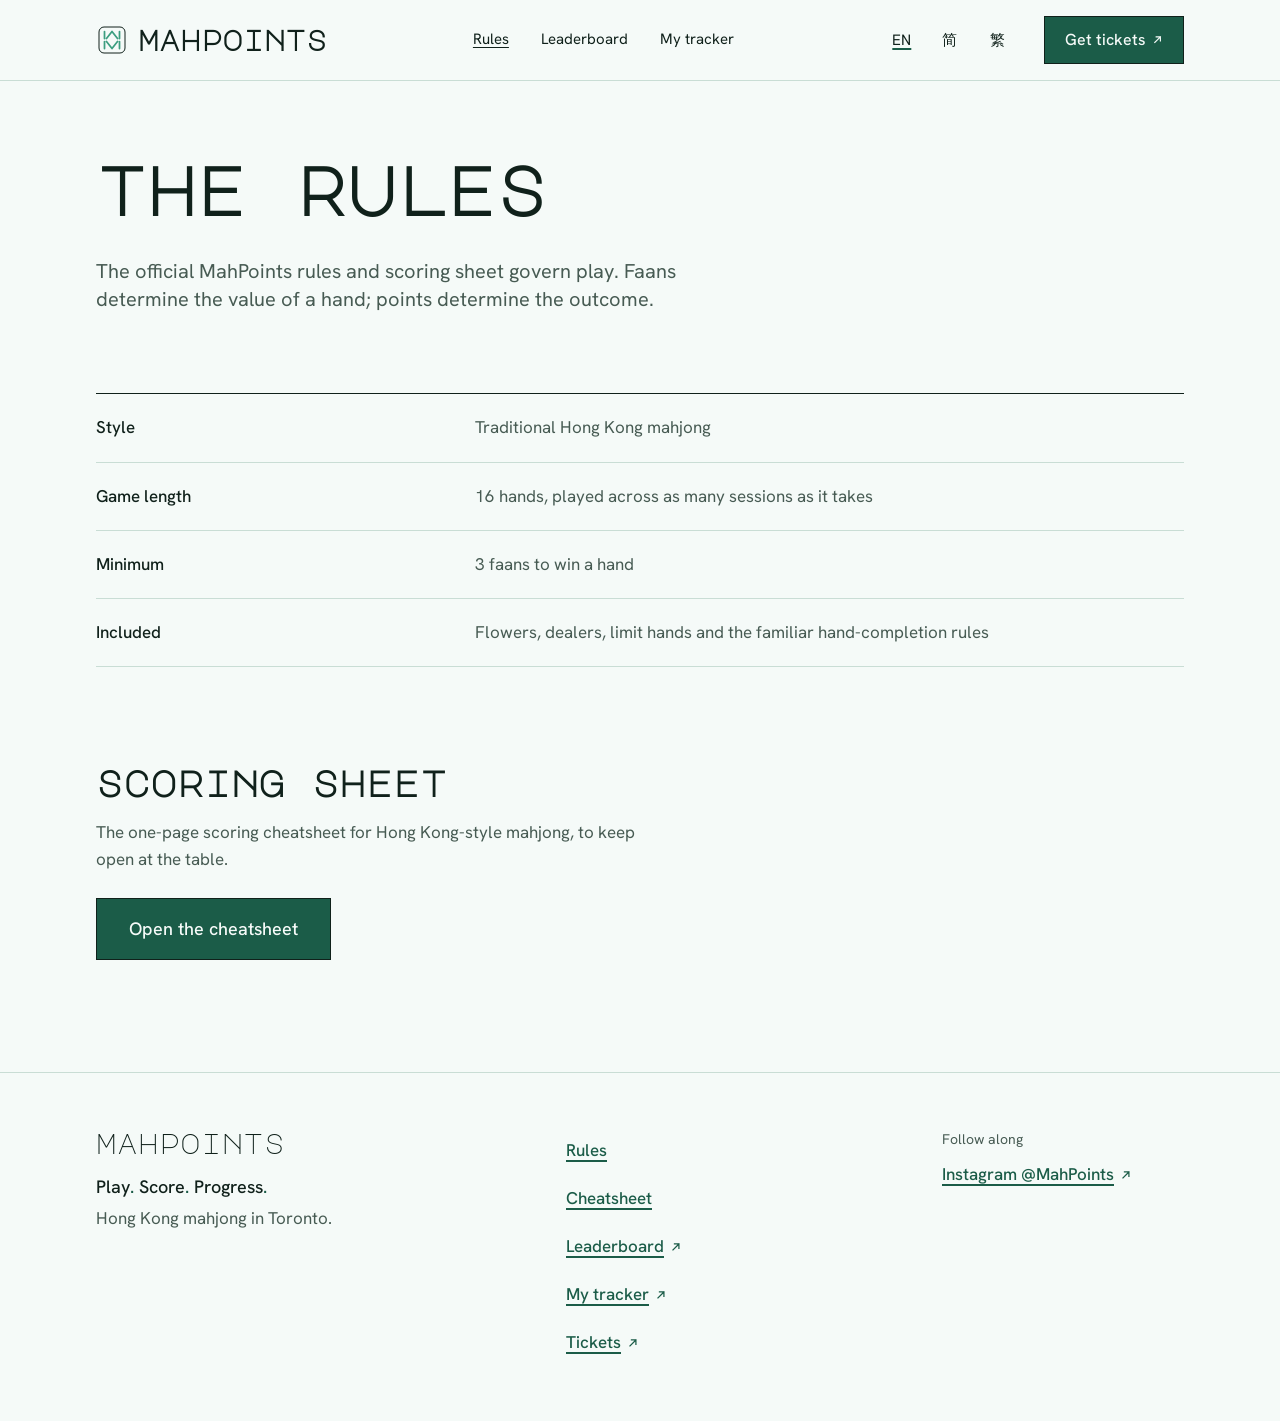
<file: rules/index.html>
<!DOCTYPE html><html lang="en"><head><meta charset="utf-8"><meta name="viewport" content="width=device-width, initial-scale=1"><meta name="description" content="The official MahPoints rules and scoring sheet for Hong Kong-style mahjong."><meta name="theme-color" content="#3c9e80"><meta name="google-site-verification" content="zeaw6q1uM6JsDT6dGJweT6RTzkGl_DJaMqMV3haJiN0"><link rel="sitemap" href="/sitemap-index.xml"><link rel="canonical" href="https://mahpoints.pages.dev/rules/"><link rel="icon" href="/favicon.ico" sizes="48x48"><link rel="icon" type="image/png" href="/favicon-48.png" sizes="48x48"><link rel="icon" type="image/svg+xml" href="/favicon.svg" sizes="any"><link rel="apple-touch-icon" href="/apple-touch-icon.png"><link rel="manifest" href="/manifest.webmanifest"><link rel="alternate" hreflang="en" href="https://mahpoints.pages.dev/rules/"><link rel="alternate" hreflang="zh-Hans" href="https://mahpoints.pages.dev/zh-hans/rules/"><link rel="alternate" hreflang="zh-Hant" href="https://mahpoints.pages.dev/zh-hant/rules/"><link rel="alternate" hreflang="x-default" href="https://mahpoints.pages.dev/rules/"><meta property="og:type" content="website"><meta property="og:site_name" content="MahPoints"><meta property="og:title" content="Rules · MahPoints"><meta property="og:description" content="The official MahPoints rules and scoring sheet for Hong Kong-style mahjong."><meta property="og:url" content="https://mahpoints.pages.dev/rules/"><meta property="og:locale" content="en_CA"><meta property="og:locale:alternate" content="zh_CN"><meta property="og:locale:alternate" content="zh_HK"><meta property="og:image" content="https://mahpoints.pages.dev/og.png"><meta property="og:image:width" content="1200"><meta property="og:image:height" content="630"><meta property="og:image:alt" content="A mahjong tile drawn in jade hairlines beside the MahPoints wordmark."><meta name="twitter:card" content="summary_large_image"><meta name="twitter:title" content="Rules · MahPoints"><meta name="twitter:description" content="The official MahPoints rules and scoring sheet for Hong Kong-style mahjong."><meta name="twitter:image" content="https://mahpoints.pages.dev/og.png"><meta name="generator" content="Astro v7.4.0"><title>Rules · MahPoints</title><link rel="stylesheet" href="/_astro/Layout.BJAwLrI-.css"></head><body class="pb-14 lg:pb-0"><a href="#main" class="sr-only focus:not-sr-only focus:absolute focus:left-4 focus:top-4 focus:z-10 focus:bg-ink focus:px-4 focus:py-2 focus:text-ground">Skip to content</a><!-- Mobile: a scrolling top bar (wordmark, language) plus a fixed four-cell bottom bar. lg+: one sticky row. --><header class="top-0 z-20 border-b border-line bg-ground lg:sticky"><div class="mx-auto flex h-16 max-w-6xl items-center justify-between gap-6 px-5 lg:h-20 md:px-8"><a href="/" class="inline-flex min-h-11 items-center gap-2 font-display text-[1.375rem] font-bold leading-none lowercase no-underline lg:gap-2.5 lg:text-[1.75rem]" aria-label="MahPoints home"><img src="/favicon.svg" alt="" width="32" height="32" class="size-7 lg:size-8">MahPoints</a><nav aria-label="Primary" class="fixed inset-x-0 bottom-0 z-20 grid grid-cols-4 border-t border-ink bg-ground text-sm lg:static lg:flex lg:gap-8 lg:border-0 lg:bg-transparent lg:text-[0.9375rem]"><a href="/rules" aria-current="page" class="relative inline-flex min-h-14 items-center justify-center border-l border-line px-1 no-underline first:border-l-0 hover:underline aria-[current=page]:before:absolute aria-[current=page]:before:inset-x-0 aria-[current=page]:before:top-0 aria-[current=page]:before:h-0.5 aria-[current=page]:before:bg-ink lg:min-h-11 lg:justify-start lg:border-0 lg:px-0 lg:aria-[current=page]:underline lg:aria-[current=page]:before:content-none">Rules</a><a href="/leaderboard" class="relative inline-flex min-h-14 items-center justify-center border-l border-line px-1 no-underline first:border-l-0 hover:underline aria-[current=page]:before:absolute aria-[current=page]:before:inset-x-0 aria-[current=page]:before:top-0 aria-[current=page]:before:h-0.5 aria-[current=page]:before:bg-ink lg:min-h-11 lg:justify-start lg:border-0 lg:px-0 lg:aria-[current=page]:underline lg:aria-[current=page]:before:content-none">Leaderboard</a><a href="/tracker" class="relative inline-flex min-h-14 items-center justify-center border-l border-line px-1 no-underline first:border-l-0 hover:underline aria-[current=page]:before:absolute aria-[current=page]:before:inset-x-0 aria-[current=page]:before:top-0 aria-[current=page]:before:h-0.5 aria-[current=page]:before:bg-ink lg:min-h-11 lg:justify-start lg:border-0 lg:px-0 lg:aria-[current=page]:underline lg:aria-[current=page]:before:content-none">My tracker</a><a href="https://luma.com/MahPoints" target="_blank" rel="noopener noreferrer" class="inline-flex min-h-14 items-center justify-center bg-brand-deep px-1 text-center font-medium text-ground no-underline active:bg-ink lg:hidden">Get tickets<svg class="ml-1.5 inline-block h-[0.7em] w-[0.7em] align-baseline" viewBox="0 0 12 12" fill="none" stroke="currentColor" stroke-width="1.25" stroke-linecap="square" aria-hidden="true"><path d="M3 9 9 3M4.5 3H9v4.5"></path></svg><span class="sr-only"> (opens in new tab)</span></a></nav><!-- -mr-[11px] pulls the last glyph's tap-target padding out to the page gutter. --><ul class="flex -mr-[11px] text-lg lg:hidden" aria-label="Language"><li><a href="/rules/" lang="en" hreflang="en" title="English" aria-label="English" aria-current="true" class="inline-flex min-h-11 min-w-10 items-center lg:min-w-11 justify-center no-underline hover:underline aria-[current=true]:underline aria-[current=true]:decoration-brand-deep aria-[current=true]:decoration-2">EN</a></li><li><a href="/zh-hans/rules/" lang="zh-Hans" hreflang="zh-Hans" title="简体中文" aria-label="简体中文" class="inline-flex min-h-11 min-w-10 items-center lg:min-w-11 justify-center no-underline hover:underline aria-[current=true]:underline aria-[current=true]:decoration-brand-deep aria-[current=true]:decoration-2">简</a></li><li><a href="/zh-hant/rules/" lang="zh-Hant" hreflang="zh-Hant" title="繁體中文" aria-label="繁體中文" class="inline-flex min-h-11 min-w-10 items-center lg:min-w-11 justify-center no-underline hover:underline aria-[current=true]:underline aria-[current=true]:decoration-brand-deep aria-[current=true]:decoration-2">繁</a></li></ul><div class="hidden items-center gap-6 lg:flex"><ul class="flex gap-1 text-[0.9375rem]" aria-label="Language"><li><a href="/rules/" lang="en" hreflang="en" title="English" aria-label="English" aria-current="true" class="inline-flex min-h-11 min-w-10 items-center lg:min-w-11 justify-center no-underline hover:underline aria-[current=true]:underline aria-[current=true]:decoration-brand-deep aria-[current=true]:decoration-2">EN</a></li><li><a href="/zh-hans/rules/" lang="zh-Hans" hreflang="zh-Hans" title="简体中文" aria-label="简体中文" class="inline-flex min-h-11 min-w-10 items-center lg:min-w-11 justify-center no-underline hover:underline aria-[current=true]:underline aria-[current=true]:decoration-brand-deep aria-[current=true]:decoration-2">简</a></li><li><a href="/zh-hant/rules/" lang="zh-Hant" hreflang="zh-Hant" title="繁體中文" aria-label="繁體中文" class="inline-flex min-h-11 min-w-10 items-center lg:min-w-11 justify-center no-underline hover:underline aria-[current=true]:underline aria-[current=true]:decoration-brand-deep aria-[current=true]:decoration-2">繁</a></li></ul><a href="https://luma.com/MahPoints" class="inline-flex items-center border border-ink font-medium no-underline transition-colors duration-200 min-h-12 px-5 text-base bg-brand-deep text-ground hover:bg-ink" target="_blank" rel="noopener noreferrer">Get tickets<svg class="ml-1.5 inline-block h-[0.7em] w-[0.7em] align-baseline" viewBox="0 0 12 12" fill="none" stroke="currentColor" stroke-width="1.25" stroke-linecap="square" aria-hidden="true"><path d="M3 9 9 3M4.5 3H9v4.5"></path></svg><span class="sr-only"> (opens in new tab)</span></a></div></div></header><main id="main"><article class="mx-auto max-w-6xl px-5 pt-14 pb-20 md:px-8 md:pt-18 md:pb-28"><div class="grid gap-10 md:grid-cols-12 md:gap-12"><div class="md:col-span-8"><h1 class="text-[clamp(2.25rem,7vw,4.25rem)] leading-[1.08]">the rules</h1><p class="mt-8 max-w-[56ch] text-xl leading-snug text-muted">The official MahPoints rules and scoring sheet govern play. Faans determine the value of a hand; points determine the outcome.</p></div></div><dl class="mt-14 border-t border-ink md:mt-20"><div class="grid gap-1 border-b border-line py-5 md:grid-cols-12 md:gap-12"><dt class="font-medium md:col-span-4">Style</dt><dd class="max-w-[56ch] text-muted md:col-span-8">Traditional Hong Kong mahjong</dd></div><div class="grid gap-1 border-b border-line py-5 md:grid-cols-12 md:gap-12"><dt class="font-medium md:col-span-4">Game length</dt><dd class="max-w-[56ch] text-muted md:col-span-8">16 hands, played across as many sessions as it takes</dd></div><div class="grid gap-1 border-b border-line py-5 md:grid-cols-12 md:gap-12"><dt class="font-medium md:col-span-4">Minimum</dt><dd class="max-w-[56ch] text-muted md:col-span-8">3 faans to win a hand</dd></div><div class="grid gap-1 border-b border-line py-5 md:grid-cols-12 md:gap-12"><dt class="font-medium md:col-span-4">Included</dt><dd class="max-w-[56ch] text-muted md:col-span-8">Flowers, dealers, limit hands and the familiar hand-completion rules</dd></div></dl><section class="mt-16 md:mt-24" aria-labelledby="sheet"><h2 id="sheet" class="text-3xl md:text-4xl">scoring sheet</h2><p class="mt-4 max-w-[56ch] text-muted">The one-page scoring cheatsheet for Hong Kong-style mahjong, to keep open at the table.</p><a href="/cheatsheet" class="inline-flex items-center border border-ink font-medium no-underline transition-colors duration-200 min-h-14 px-8 py-4 text-lg bg-brand-deep text-ground hover:bg-ink mt-6">Open the cheatsheet</a></section></article></main><footer class="border-t border-line"><div class="mx-auto grid max-w-6xl gap-10 px-5 py-14 md:grid-cols-12 md:px-8"><div class="md:col-span-5"><p class="font-display text-[1.75rem] leading-none lowercase">MahPoints</p><p class="mt-4 text-lg font-medium"><span class="whitespace-nowrap">Play<span class="text-brand-deep">.</span></span> <span class="whitespace-nowrap">Score<span class="text-brand-deep">.</span></span> <span class="whitespace-nowrap">Progress<span class="text-brand-deep">.</span></span> </p><p class="mt-1 max-w-[34ch] text-muted">Hong Kong mahjong in Toronto.</p></div><nav aria-label="Footer" class="md:col-span-4"><ul class="space-y-1"><li><a class="link inline-flex min-h-11 items-center" href="/rules">Rules</a></li><li><a class="link inline-flex min-h-11 items-center" href="/cheatsheet">Cheatsheet</a></li><li><a class="link inline-flex min-h-11 items-center" href="/leaderboard" target="_blank" rel="noopener noreferrer">Leaderboard<svg class="ml-1.5 inline-block h-[0.7em] w-[0.7em] align-baseline" viewBox="0 0 12 12" fill="none" stroke="currentColor" stroke-width="1.25" stroke-linecap="square" aria-hidden="true"><path d="M3 9 9 3M4.5 3H9v4.5"></path></svg><span class="sr-only"> (opens in new tab)</span></a></li><li><a class="link inline-flex min-h-11 items-center" href="/tracker" target="_blank" rel="noopener noreferrer">My tracker<svg class="ml-1.5 inline-block h-[0.7em] w-[0.7em] align-baseline" viewBox="0 0 12 12" fill="none" stroke="currentColor" stroke-width="1.25" stroke-linecap="square" aria-hidden="true"><path d="M3 9 9 3M4.5 3H9v4.5"></path></svg><span class="sr-only"> (opens in new tab)</span></a></li><li><a class="link inline-flex min-h-11 items-center" href="https://luma.com/MahPoints" target="_blank" rel="noopener noreferrer">Tickets<svg class="ml-1.5 inline-block h-[0.7em] w-[0.7em] align-baseline" viewBox="0 0 12 12" fill="none" stroke="currentColor" stroke-width="1.25" stroke-linecap="square" aria-hidden="true"><path d="M3 9 9 3M4.5 3H9v4.5"></path></svg><span class="sr-only"> (opens in new tab)</span></a></li></ul></nav><div class="md:col-span-3"><p class="text-sm text-muted">Follow along</p><a class="link mt-1 inline-flex min-h-11 items-center" href="https://www.instagram.com/mahpoints/" target="_blank" rel="noopener noreferrer">Instagram @MahPoints<svg class="ml-1.5 inline-block h-[0.7em] w-[0.7em] align-baseline" viewBox="0 0 12 12" fill="none" stroke="currentColor" stroke-width="1.25" stroke-linecap="square" aria-hidden="true"><path d="M3 9 9 3M4.5 3H9v4.5"></path></svg><span class="sr-only"> (opens in new tab)</span></a></div></div></footer></body></html>
</file>
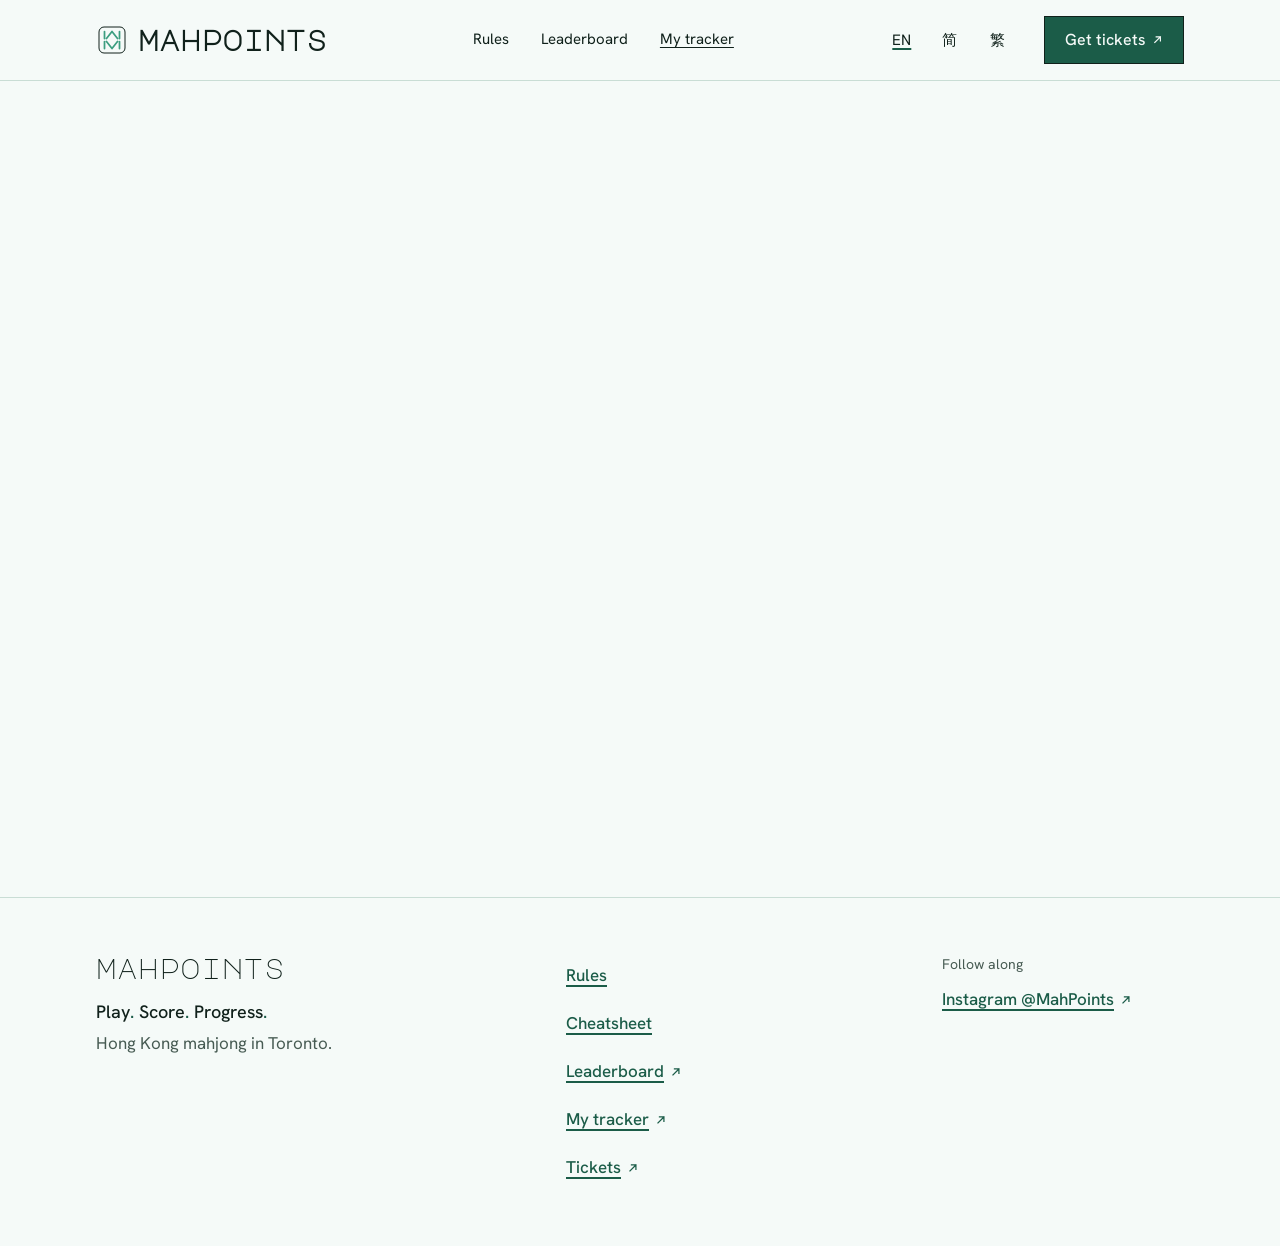
<file: tracker/index.html>
<!DOCTYPE html><html lang="en"><head><meta charset="utf-8"><meta name="viewport" content="width=device-width, initial-scale=1"><meta name="description" content="MahPoints is a mahjong league in Toronto playing the full Hong Kong game: 16 hands, 3 faans minimum, dim sum and tea downtown, points that carry across sessions."><meta name="theme-color" content="#3c9e80"><meta name="google-site-verification" content="zeaw6q1uM6JsDT6dGJweT6RTzkGl_DJaMqMV3haJiN0"><link rel="sitemap" href="/sitemap-index.xml"><link rel="canonical" href="https://mahpoints.pages.dev/tracker/"><link rel="icon" href="/favicon.ico" sizes="48x48"><link rel="icon" type="image/png" href="/favicon-48.png" sizes="48x48"><link rel="icon" type="image/svg+xml" href="/favicon.svg" sizes="any"><link rel="apple-touch-icon" href="/apple-touch-icon.png"><link rel="manifest" href="/manifest.webmanifest"><link rel="alternate" hreflang="en" href="https://mahpoints.pages.dev/tracker/"><link rel="alternate" hreflang="zh-Hans" href="https://mahpoints.pages.dev/zh-hans/tracker/"><link rel="alternate" hreflang="zh-Hant" href="https://mahpoints.pages.dev/zh-hant/tracker/"><link rel="alternate" hreflang="x-default" href="https://mahpoints.pages.dev/tracker/"><meta property="og:type" content="website"><meta property="og:site_name" content="MahPoints"><meta property="og:title" content="My tracker · MahPoints"><meta property="og:description" content="MahPoints is a mahjong league in Toronto playing the full Hong Kong game: 16 hands, 3 faans minimum, dim sum and tea downtown, points that carry across sessions."><meta property="og:url" content="https://mahpoints.pages.dev/tracker/"><meta property="og:locale" content="en_CA"><meta property="og:locale:alternate" content="zh_CN"><meta property="og:locale:alternate" content="zh_HK"><meta property="og:image" content="https://mahpoints.pages.dev/og.png"><meta property="og:image:width" content="1200"><meta property="og:image:height" content="630"><meta property="og:image:alt" content="A mahjong tile drawn in jade hairlines beside the MahPoints wordmark."><meta name="twitter:card" content="summary_large_image"><meta name="twitter:title" content="My tracker · MahPoints"><meta name="twitter:description" content="MahPoints is a mahjong league in Toronto playing the full Hong Kong game: 16 hands, 3 faans minimum, dim sum and tea downtown, points that carry across sessions."><meta name="twitter:image" content="https://mahpoints.pages.dev/og.png"><meta name="generator" content="Astro v7.4.0"><title>My tracker · MahPoints</title><link rel="stylesheet" href="/_astro/Layout.BJAwLrI-.css"></head><body class="pb-14 lg:pb-0"><a href="#main" class="sr-only focus:not-sr-only focus:absolute focus:left-4 focus:top-4 focus:z-10 focus:bg-ink focus:px-4 focus:py-2 focus:text-ground">Skip to content</a><!-- Mobile: a scrolling top bar (wordmark, language) plus a fixed four-cell bottom bar. lg+: one sticky row. --><header class="top-0 z-20 border-b border-line bg-ground lg:sticky"><div class="mx-auto flex h-16 max-w-6xl items-center justify-between gap-6 px-5 lg:h-20 md:px-8"><a href="/" class="inline-flex min-h-11 items-center gap-2 font-display text-[1.375rem] font-bold leading-none lowercase no-underline lg:gap-2.5 lg:text-[1.75rem]" aria-label="MahPoints home"><img src="/favicon.svg" alt="" width="32" height="32" class="size-7 lg:size-8">MahPoints</a><nav aria-label="Primary" class="fixed inset-x-0 bottom-0 z-20 grid grid-cols-4 border-t border-ink bg-ground text-sm lg:static lg:flex lg:gap-8 lg:border-0 lg:bg-transparent lg:text-[0.9375rem]"><a href="/rules" class="relative inline-flex min-h-14 items-center justify-center border-l border-line px-1 no-underline first:border-l-0 hover:underline aria-[current=page]:before:absolute aria-[current=page]:before:inset-x-0 aria-[current=page]:before:top-0 aria-[current=page]:before:h-0.5 aria-[current=page]:before:bg-ink lg:min-h-11 lg:justify-start lg:border-0 lg:px-0 lg:aria-[current=page]:underline lg:aria-[current=page]:before:content-none">Rules</a><a href="/leaderboard" class="relative inline-flex min-h-14 items-center justify-center border-l border-line px-1 no-underline first:border-l-0 hover:underline aria-[current=page]:before:absolute aria-[current=page]:before:inset-x-0 aria-[current=page]:before:top-0 aria-[current=page]:before:h-0.5 aria-[current=page]:before:bg-ink lg:min-h-11 lg:justify-start lg:border-0 lg:px-0 lg:aria-[current=page]:underline lg:aria-[current=page]:before:content-none">Leaderboard</a><a href="/tracker" aria-current="page" class="relative inline-flex min-h-14 items-center justify-center border-l border-line px-1 no-underline first:border-l-0 hover:underline aria-[current=page]:before:absolute aria-[current=page]:before:inset-x-0 aria-[current=page]:before:top-0 aria-[current=page]:before:h-0.5 aria-[current=page]:before:bg-ink lg:min-h-11 lg:justify-start lg:border-0 lg:px-0 lg:aria-[current=page]:underline lg:aria-[current=page]:before:content-none">My tracker</a><a href="https://luma.com/MahPoints" target="_blank" rel="noopener noreferrer" class="inline-flex min-h-14 items-center justify-center bg-brand-deep px-1 text-center font-medium text-ground no-underline active:bg-ink lg:hidden">Get tickets<svg class="ml-1.5 inline-block h-[0.7em] w-[0.7em] align-baseline" viewBox="0 0 12 12" fill="none" stroke="currentColor" stroke-width="1.25" stroke-linecap="square" aria-hidden="true"><path d="M3 9 9 3M4.5 3H9v4.5"></path></svg><span class="sr-only"> (opens in new tab)</span></a></nav><!-- -mr-[11px] pulls the last glyph's tap-target padding out to the page gutter. --><ul class="flex -mr-[11px] text-lg lg:hidden" aria-label="Language"><li><a href="/tracker/" lang="en" hreflang="en" title="English" aria-label="English" aria-current="true" class="inline-flex min-h-11 min-w-10 items-center lg:min-w-11 justify-center no-underline hover:underline aria-[current=true]:underline aria-[current=true]:decoration-brand-deep aria-[current=true]:decoration-2">EN</a></li><li><a href="/zh-hans/tracker/" lang="zh-Hans" hreflang="zh-Hans" title="简体中文" aria-label="简体中文" class="inline-flex min-h-11 min-w-10 items-center lg:min-w-11 justify-center no-underline hover:underline aria-[current=true]:underline aria-[current=true]:decoration-brand-deep aria-[current=true]:decoration-2">简</a></li><li><a href="/zh-hant/tracker/" lang="zh-Hant" hreflang="zh-Hant" title="繁體中文" aria-label="繁體中文" class="inline-flex min-h-11 min-w-10 items-center lg:min-w-11 justify-center no-underline hover:underline aria-[current=true]:underline aria-[current=true]:decoration-brand-deep aria-[current=true]:decoration-2">繁</a></li></ul><div class="hidden items-center gap-6 lg:flex"><ul class="flex gap-1 text-[0.9375rem]" aria-label="Language"><li><a href="/tracker/" lang="en" hreflang="en" title="English" aria-label="English" aria-current="true" class="inline-flex min-h-11 min-w-10 items-center lg:min-w-11 justify-center no-underline hover:underline aria-[current=true]:underline aria-[current=true]:decoration-brand-deep aria-[current=true]:decoration-2">EN</a></li><li><a href="/zh-hans/tracker/" lang="zh-Hans" hreflang="zh-Hans" title="简体中文" aria-label="简体中文" class="inline-flex min-h-11 min-w-10 items-center lg:min-w-11 justify-center no-underline hover:underline aria-[current=true]:underline aria-[current=true]:decoration-brand-deep aria-[current=true]:decoration-2">简</a></li><li><a href="/zh-hant/tracker/" lang="zh-Hant" hreflang="zh-Hant" title="繁體中文" aria-label="繁體中文" class="inline-flex min-h-11 min-w-10 items-center lg:min-w-11 justify-center no-underline hover:underline aria-[current=true]:underline aria-[current=true]:decoration-brand-deep aria-[current=true]:decoration-2">繁</a></li></ul><a href="https://luma.com/MahPoints" class="inline-flex items-center border border-ink font-medium no-underline transition-colors duration-200 min-h-12 px-5 text-base bg-brand-deep text-ground hover:bg-ink" target="_blank" rel="noopener noreferrer">Get tickets<svg class="ml-1.5 inline-block h-[0.7em] w-[0.7em] align-baseline" viewBox="0 0 12 12" fill="none" stroke="currentColor" stroke-width="1.25" stroke-linecap="square" aria-hidden="true"><path d="M3 9 9 3M4.5 3H9v4.5"></path></svg><span class="sr-only"> (opens in new tab)</span></a></div></div></header><main id="main"><iframe title="My tracker" src="https://datastudio.google.com/embed/reporting/d2cff779-2d7e-4085-b4dc-93e3b72843a1/page/nsGAG" class="block h-[calc(100dvh-8rem)] lg:h-[calc(100dvh-5.25rem)] min-h-[32rem] w-full border-0" allowfullscreen sandbox="allow-storage-access-by-user-activation allow-scripts allow-same-origin allow-popups allow-popups-to-escape-sandbox"></iframe></main><footer class="border-t border-line"><div class="mx-auto grid max-w-6xl gap-10 px-5 py-14 md:grid-cols-12 md:px-8"><div class="md:col-span-5"><p class="font-display text-[1.75rem] leading-none lowercase">MahPoints</p><p class="mt-4 text-lg font-medium"><span class="whitespace-nowrap">Play<span class="text-brand-deep">.</span></span> <span class="whitespace-nowrap">Score<span class="text-brand-deep">.</span></span> <span class="whitespace-nowrap">Progress<span class="text-brand-deep">.</span></span> </p><p class="mt-1 max-w-[34ch] text-muted">Hong Kong mahjong in Toronto.</p></div><nav aria-label="Footer" class="md:col-span-4"><ul class="space-y-1"><li><a class="link inline-flex min-h-11 items-center" href="/rules">Rules</a></li><li><a class="link inline-flex min-h-11 items-center" href="/cheatsheet">Cheatsheet</a></li><li><a class="link inline-flex min-h-11 items-center" href="/leaderboard" target="_blank" rel="noopener noreferrer">Leaderboard<svg class="ml-1.5 inline-block h-[0.7em] w-[0.7em] align-baseline" viewBox="0 0 12 12" fill="none" stroke="currentColor" stroke-width="1.25" stroke-linecap="square" aria-hidden="true"><path d="M3 9 9 3M4.5 3H9v4.5"></path></svg><span class="sr-only"> (opens in new tab)</span></a></li><li><a class="link inline-flex min-h-11 items-center" href="/tracker" target="_blank" rel="noopener noreferrer">My tracker<svg class="ml-1.5 inline-block h-[0.7em] w-[0.7em] align-baseline" viewBox="0 0 12 12" fill="none" stroke="currentColor" stroke-width="1.25" stroke-linecap="square" aria-hidden="true"><path d="M3 9 9 3M4.5 3H9v4.5"></path></svg><span class="sr-only"> (opens in new tab)</span></a></li><li><a class="link inline-flex min-h-11 items-center" href="https://luma.com/MahPoints" target="_blank" rel="noopener noreferrer">Tickets<svg class="ml-1.5 inline-block h-[0.7em] w-[0.7em] align-baseline" viewBox="0 0 12 12" fill="none" stroke="currentColor" stroke-width="1.25" stroke-linecap="square" aria-hidden="true"><path d="M3 9 9 3M4.5 3H9v4.5"></path></svg><span class="sr-only"> (opens in new tab)</span></a></li></ul></nav><div class="md:col-span-3"><p class="text-sm text-muted">Follow along</p><a class="link mt-1 inline-flex min-h-11 items-center" href="https://www.instagram.com/mahpoints/" target="_blank" rel="noopener noreferrer">Instagram @MahPoints<svg class="ml-1.5 inline-block h-[0.7em] w-[0.7em] align-baseline" viewBox="0 0 12 12" fill="none" stroke="currentColor" stroke-width="1.25" stroke-linecap="square" aria-hidden="true"><path d="M3 9 9 3M4.5 3H9v4.5"></path></svg><span class="sr-only"> (opens in new tab)</span></a></div></div></footer></body></html>
</file>
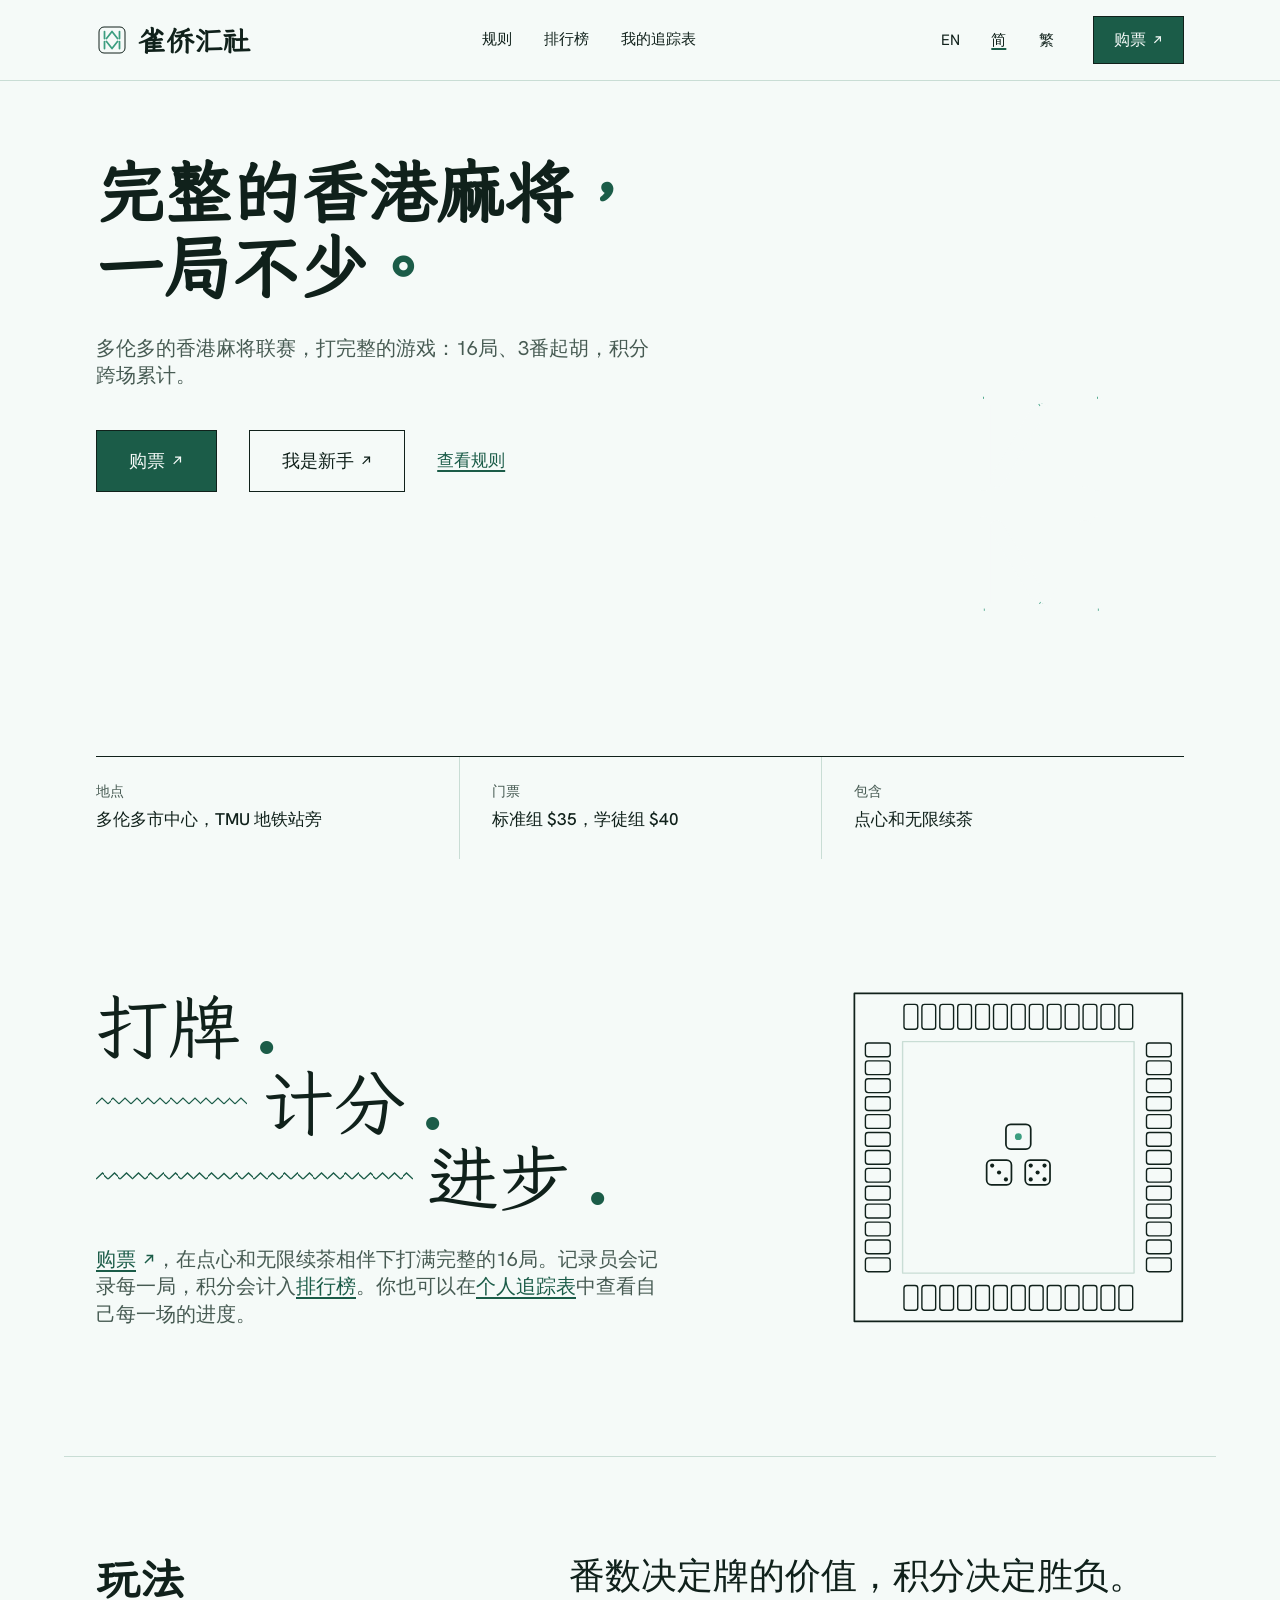
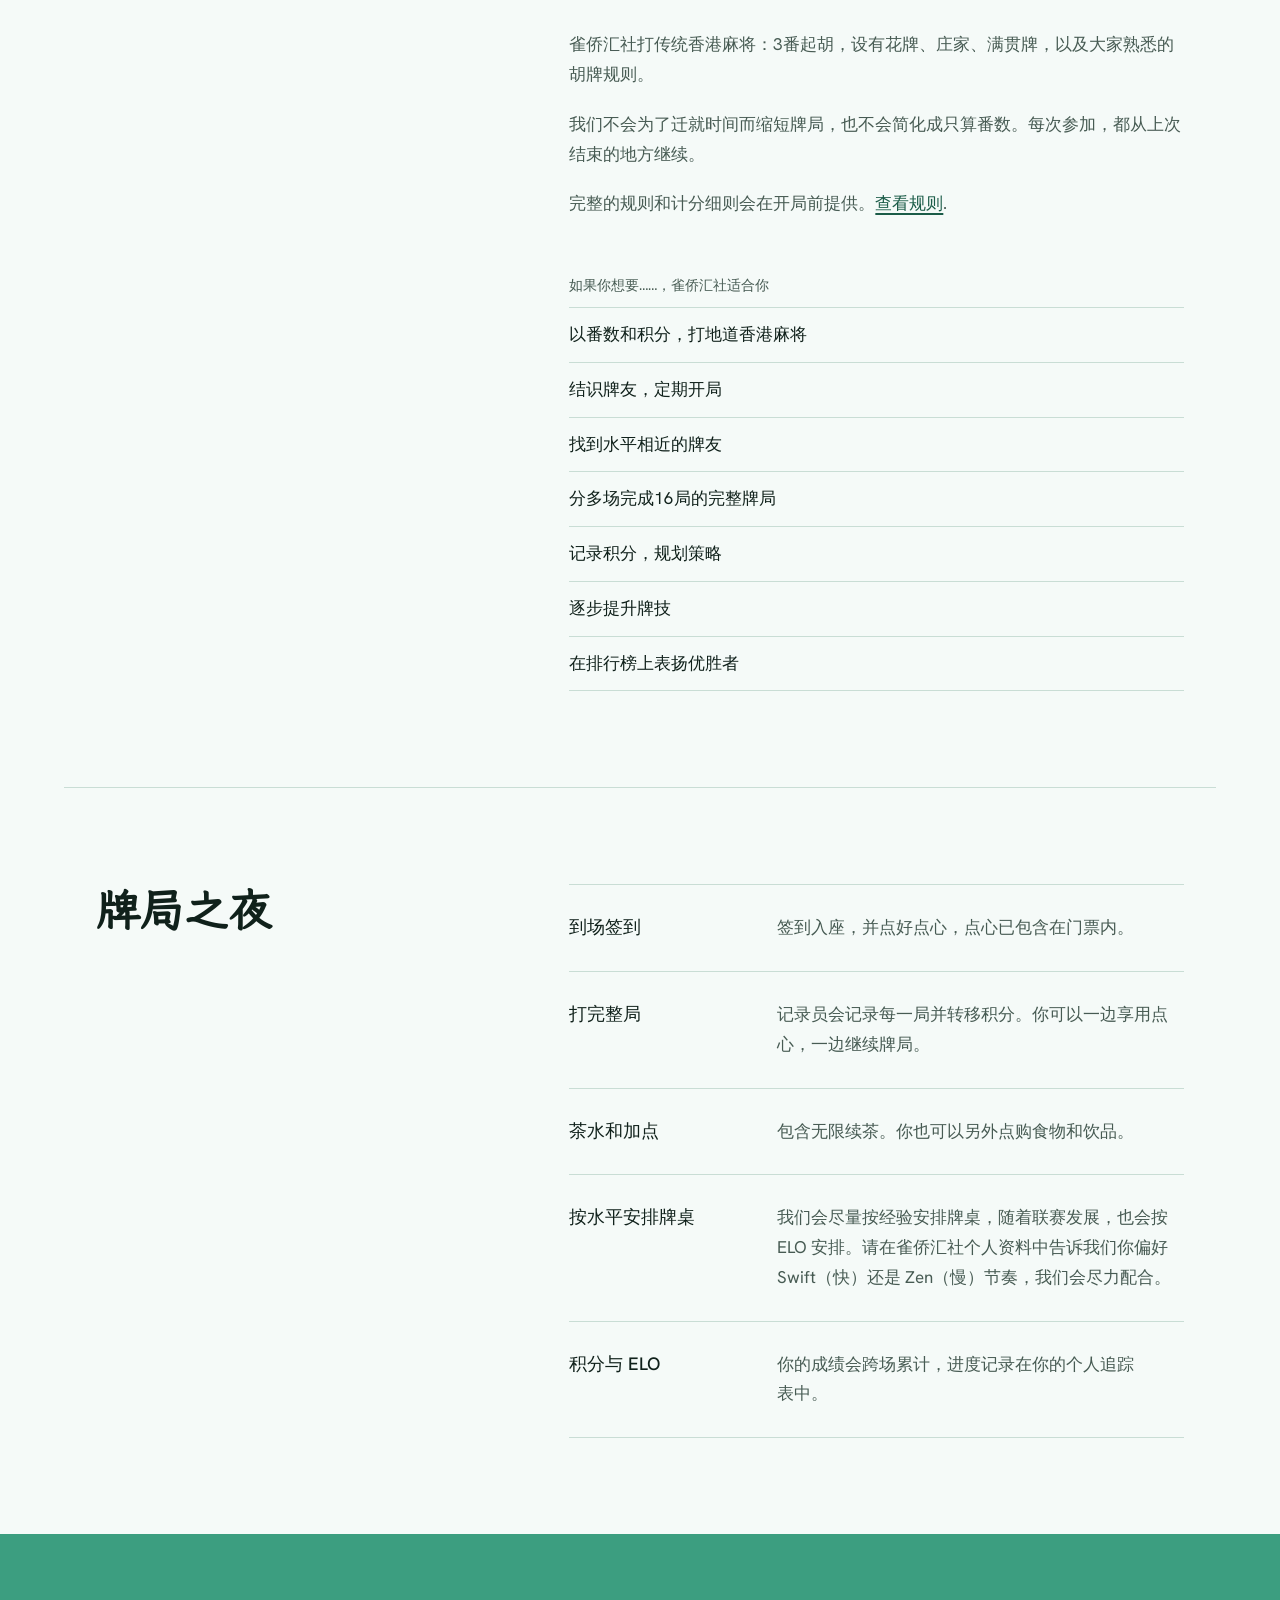
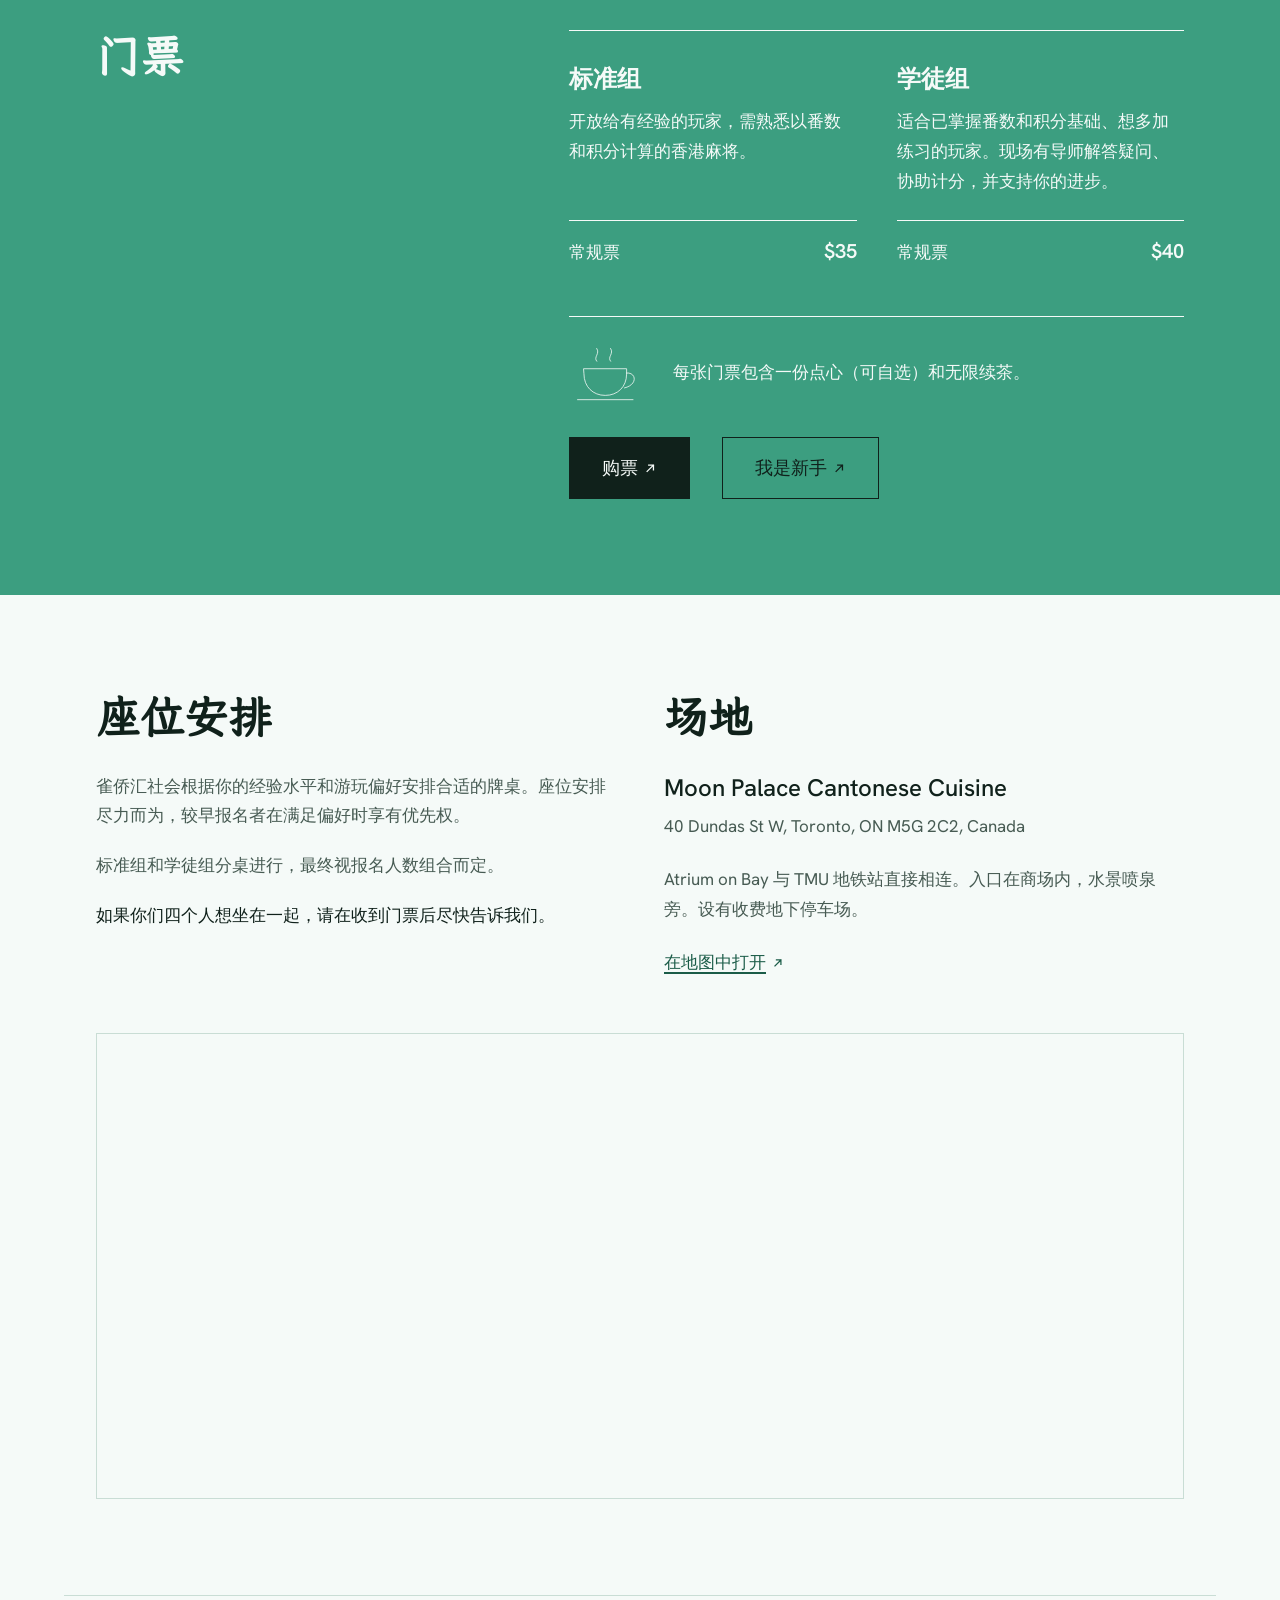
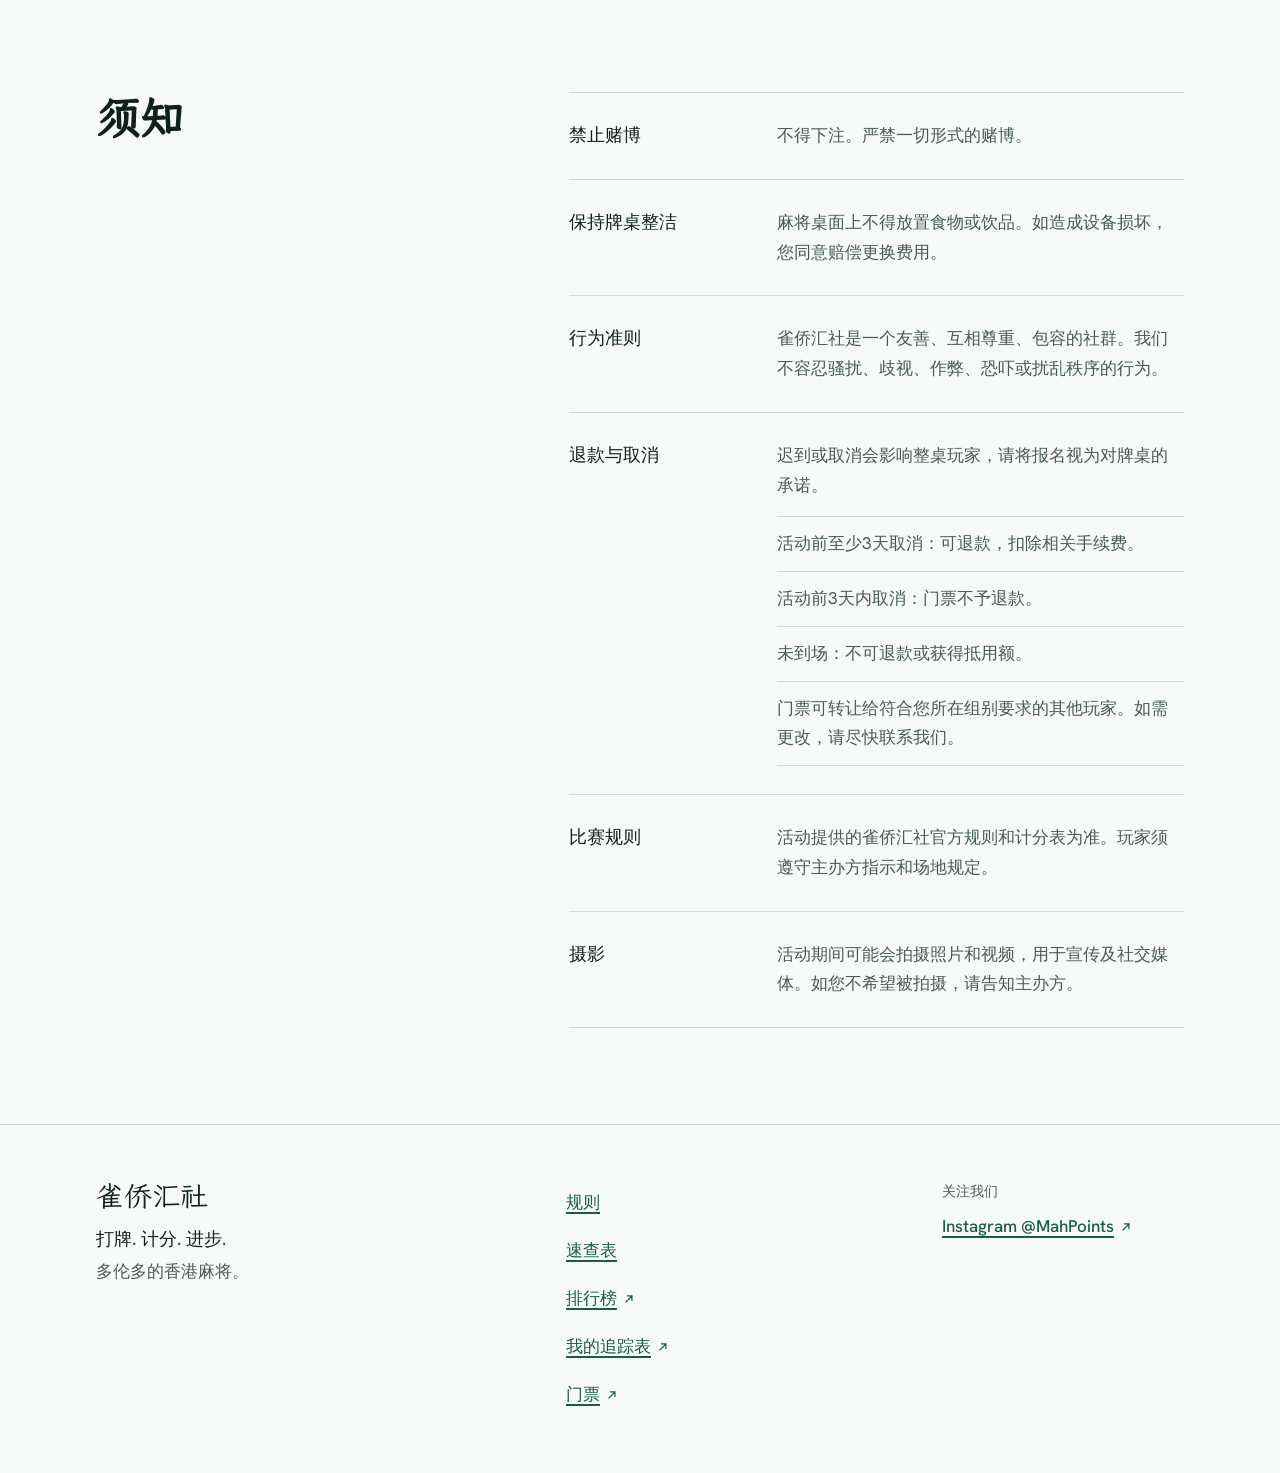
<file: zh-hans/index.html>
<!DOCTYPE html><html lang="zh-Hans"><head><meta charset="utf-8"><meta name="viewport" content="width=device-width, initial-scale=1"><meta name="description" content="一个在多伦多打完整香港麻将的联赛：16局、3番起胡，积分跨场累计。"><meta name="theme-color" content="#3c9e80"><meta name="google-site-verification" content="zeaw6q1uM6JsDT6dGJweT6RTzkGl_DJaMqMV3haJiN0"><link rel="sitemap" href="/sitemap-index.xml"><link rel="canonical" href="https://mahpoints.pages.dev/zh-hans/"><link rel="icon" href="/favicon.ico" sizes="48x48"><link rel="icon" type="image/png" href="/favicon-48.png" sizes="48x48"><link rel="icon" type="image/svg+xml" href="/favicon.svg" sizes="any"><link rel="apple-touch-icon" href="/apple-touch-icon.png"><link rel="manifest" href="/manifest.webmanifest"><link rel="alternate" hreflang="en" href="https://mahpoints.pages.dev/"><link rel="alternate" hreflang="zh-Hans" href="https://mahpoints.pages.dev/zh-hans/"><link rel="alternate" hreflang="zh-Hant" href="https://mahpoints.pages.dev/zh-hant/"><link rel="alternate" hreflang="x-default" href="https://mahpoints.pages.dev/"><meta property="og:type" content="website"><meta property="og:site_name" content="雀侨汇社"><meta property="og:title" content="雀侨汇社 · 多伦多香港麻将"><meta property="og:description" content="一个在多伦多打完整香港麻将的联赛：16局、3番起胡，积分跨场累计。"><meta property="og:url" content="https://mahpoints.pages.dev/zh-hans/"><meta property="og:locale" content="zh_CN"><meta property="og:locale:alternate" content="en_CA"><meta property="og:locale:alternate" content="zh_HK"><meta property="og:image" content="https://mahpoints.pages.dev/og.png"><meta property="og:image:width" content="1200"><meta property="og:image:height" content="630"><meta property="og:image:alt" content="A mahjong tile drawn in jade hairlines beside the MahPoints wordmark."><meta name="twitter:card" content="summary_large_image"><meta name="twitter:title" content="雀侨汇社 · 多伦多香港麻将"><meta name="twitter:description" content="一个在多伦多打完整香港麻将的联赛：16局、3番起胡，积分跨场累计。"><meta name="twitter:image" content="https://mahpoints.pages.dev/og.png"><meta name="generator" content="Astro v7.4.0"><title>雀侨汇社 · 多伦多香港麻将</title><script type="application/ld+json">[{"@context":"https://schema.org","@type":"WebSite","name":"雀侨汇社","alternateName":"MahPoints","url":"https://mahpoints.pages.dev/zh-hans/"},{"@context":"https://schema.org","@type":"SportsOrganization","name":"雀侨汇社","alternateName":"MahPoints","description":"一个在多伦多打完整香港麻将的联赛：16局、3番起胡，积分跨场累计。","url":"https://mahpoints.pages.dev/zh-hans/","sport":"Mahjong","sameAs":["https://www.instagram.com/mahpoints/"],"location":{"@type":"Place","name":"Moon Palace Cantonese Cuisine","hasMap":"https://www.google.com/maps/search/?api=1&query=Moon+Palace+Cantonese+Cuisine+40+Dundas+St+W+Toronto","address":{"@type":"PostalAddress","streetAddress":"40 Dundas St W","addressLocality":"Toronto","addressRegion":"ON","postalCode":"M5G 2C2","addressCountry":"CA"}}}]</script><link rel="stylesheet" href="/_astro/Layout.BJAwLrI-.css"></head><body class="pb-14 lg:pb-0"><a href="#main" class="sr-only focus:not-sr-only focus:absolute focus:left-4 focus:top-4 focus:z-10 focus:bg-ink focus:px-4 focus:py-2 focus:text-ground">跳到正文</a><!-- Mobile: a scrolling top bar (wordmark, language) plus a fixed four-cell bottom bar. lg+: one sticky row. --><header class="top-0 z-20 border-b border-line bg-ground lg:sticky"><div class="mx-auto flex h-16 max-w-6xl items-center justify-between gap-6 px-5 lg:h-20 md:px-8"><a href="/zh-hans/" class="inline-flex min-h-11 items-center gap-2 font-display text-[1.375rem] font-bold leading-none lowercase no-underline lg:gap-2.5 lg:text-[1.75rem]" aria-label="雀侨汇社首页"><img src="/favicon.svg" alt="" width="32" height="32" class="size-7 lg:size-8">雀侨汇社</a><nav aria-label="主导航" class="fixed inset-x-0 bottom-0 z-20 grid grid-cols-4 border-t border-ink bg-ground text-sm lg:static lg:flex lg:gap-8 lg:border-0 lg:bg-transparent lg:text-[0.9375rem]"><a href="/zh-hans/rules" class="relative inline-flex min-h-14 items-center justify-center border-l border-line px-1 no-underline first:border-l-0 hover:underline aria-[current=page]:before:absolute aria-[current=page]:before:inset-x-0 aria-[current=page]:before:top-0 aria-[current=page]:before:h-0.5 aria-[current=page]:before:bg-ink lg:min-h-11 lg:justify-start lg:border-0 lg:px-0 lg:aria-[current=page]:underline lg:aria-[current=page]:before:content-none">规则</a><a href="/zh-hans/leaderboard" class="relative inline-flex min-h-14 items-center justify-center border-l border-line px-1 no-underline first:border-l-0 hover:underline aria-[current=page]:before:absolute aria-[current=page]:before:inset-x-0 aria-[current=page]:before:top-0 aria-[current=page]:before:h-0.5 aria-[current=page]:before:bg-ink lg:min-h-11 lg:justify-start lg:border-0 lg:px-0 lg:aria-[current=page]:underline lg:aria-[current=page]:before:content-none">排行榜</a><a href="/zh-hans/tracker" class="relative inline-flex min-h-14 items-center justify-center border-l border-line px-1 no-underline first:border-l-0 hover:underline aria-[current=page]:before:absolute aria-[current=page]:before:inset-x-0 aria-[current=page]:before:top-0 aria-[current=page]:before:h-0.5 aria-[current=page]:before:bg-ink lg:min-h-11 lg:justify-start lg:border-0 lg:px-0 lg:aria-[current=page]:underline lg:aria-[current=page]:before:content-none">我的追踪表</a><a href="https://luma.com/MahPoints" target="_blank" rel="noopener noreferrer" class="inline-flex min-h-14 items-center justify-center bg-brand-deep px-1 text-center font-medium text-ground no-underline active:bg-ink lg:hidden">购票<svg class="ml-1.5 inline-block h-[0.7em] w-[0.7em] align-baseline" viewBox="0 0 12 12" fill="none" stroke="currentColor" stroke-width="1.25" stroke-linecap="square" aria-hidden="true"><path d="M3 9 9 3M4.5 3H9v4.5"></path></svg><span class="sr-only">（在新标签页打开）</span></a></nav><!-- -mr-[11px] pulls the last glyph's tap-target padding out to the page gutter. --><ul class="flex -mr-[11px] text-lg lg:hidden" aria-label="语言"><li><a href="/" lang="en" hreflang="en" title="English" aria-label="English" class="inline-flex min-h-11 min-w-10 items-center lg:min-w-11 justify-center no-underline hover:underline aria-[current=true]:underline aria-[current=true]:decoration-brand-deep aria-[current=true]:decoration-2">EN</a></li><li><a href="/zh-hans/" lang="zh-Hans" hreflang="zh-Hans" title="简体中文" aria-label="简体中文" aria-current="true" class="inline-flex min-h-11 min-w-10 items-center lg:min-w-11 justify-center no-underline hover:underline aria-[current=true]:underline aria-[current=true]:decoration-brand-deep aria-[current=true]:decoration-2">简</a></li><li><a href="/zh-hant/" lang="zh-Hant" hreflang="zh-Hant" title="繁體中文" aria-label="繁體中文" class="inline-flex min-h-11 min-w-10 items-center lg:min-w-11 justify-center no-underline hover:underline aria-[current=true]:underline aria-[current=true]:decoration-brand-deep aria-[current=true]:decoration-2">繁</a></li></ul><div class="hidden items-center gap-6 lg:flex"><ul class="flex gap-1 text-[0.9375rem]" aria-label="语言"><li><a href="/" lang="en" hreflang="en" title="English" aria-label="English" class="inline-flex min-h-11 min-w-10 items-center lg:min-w-11 justify-center no-underline hover:underline aria-[current=true]:underline aria-[current=true]:decoration-brand-deep aria-[current=true]:decoration-2">EN</a></li><li><a href="/zh-hans/" lang="zh-Hans" hreflang="zh-Hans" title="简体中文" aria-label="简体中文" aria-current="true" class="inline-flex min-h-11 min-w-10 items-center lg:min-w-11 justify-center no-underline hover:underline aria-[current=true]:underline aria-[current=true]:decoration-brand-deep aria-[current=true]:decoration-2">简</a></li><li><a href="/zh-hant/" lang="zh-Hant" hreflang="zh-Hant" title="繁體中文" aria-label="繁體中文" class="inline-flex min-h-11 min-w-10 items-center lg:min-w-11 justify-center no-underline hover:underline aria-[current=true]:underline aria-[current=true]:decoration-brand-deep aria-[current=true]:decoration-2">繁</a></li></ul><a href="https://luma.com/MahPoints" class="inline-flex items-center border border-ink font-medium no-underline transition-colors duration-200 min-h-12 px-5 text-base bg-brand-deep text-ground hover:bg-ink" target="_blank" rel="noopener noreferrer">购票<svg class="ml-1.5 inline-block h-[0.7em] w-[0.7em] align-baseline" viewBox="0 0 12 12" fill="none" stroke="currentColor" stroke-width="1.25" stroke-linecap="square" aria-hidden="true"><path d="M3 9 9 3M4.5 3H9v4.5"></path></svg><span class="sr-only">（在新标签页打开）</span></a></div></div></header><main id="main"><section class="mx-auto max-w-6xl px-5 pt-14 md:px-8 md:pt-18"><div class="grid gap-x-12 gap-y-8 md:grid-cols-12"><h1 class="text-[clamp(2.25rem,6.4vw,4.25rem)] leading-[1.1] md:col-span-12">完整的香港麻将<span class="text-brand-deep">，</span><br class="hidden md:inline">一局不少<span class="text-brand-deep">。</span></h1><div class="md:col-span-7"><p class="max-w-[52ch] text-xl leading-snug text-muted">多伦多的香港麻将联赛，打完整的游戏：16局、3番起胡，积分跨场累计。</p><div class="mt-10 flex flex-wrap items-center gap-x-8 gap-y-3"><a href="https://luma.com/MahPoints" class="inline-flex items-center border border-ink font-medium no-underline transition-colors duration-200 min-h-14 px-8 py-4 text-lg bg-brand-deep text-ground hover:bg-ink max-[472px]:w-full max-[472px]:justify-center" target="_blank" rel="noopener noreferrer">购票<svg class="ml-1.5 inline-block h-[0.7em] w-[0.7em] align-baseline" viewBox="0 0 12 12" fill="none" stroke="currentColor" stroke-width="1.25" stroke-linecap="square" aria-hidden="true"><path d="M3 9 9 3M4.5 3H9v4.5"></path></svg><span class="sr-only">（在新标签页打开）</span></a><a href="https://www.tinyurl.com/MahPoints" class="inline-flex items-center border border-ink font-medium no-underline transition-colors duration-200 min-h-14 px-8 py-4 text-lg bg-transparent text-ink hover:bg-ink hover:text-ground max-[472px]:w-full max-[472px]:justify-center" target="_blank" rel="noopener noreferrer">我是新手<svg class="ml-1.5 inline-block h-[0.7em] w-[0.7em] align-baseline" viewBox="0 0 12 12" fill="none" stroke="currentColor" stroke-width="1.25" stroke-linecap="square" aria-hidden="true"><path d="M3 9 9 3M4.5 3H9v4.5"></path></svg><span class="sr-only">（在新标签页打开）</span></a><a href="/zh-hans/rules" class="link inline-flex min-h-11 items-center">查看规则</a></div></div><div class="md:col-span-4 md:col-start-9 md:row-start-2 md:flex md:items-end md:justify-end hidden"><div class="w-28 md:w-full md:max-w-[16rem]"><svg viewBox="0 0 220 280" fill="none" stroke-linejoin="round" aria-hidden="true" class="h-auto w-full"><g stroke="#10211b" stroke-width="1.25"><rect class="draw" pathLength="1" x="12" y="30" width="170" height="230" rx="16"></rect><path class="draw draw-2" pathLength="1" d="M34.7 18.7A16 16 0 0 1 46 14H184A16 16 0 0 1 200 30V228A16 16 0 0 1 195.3 239.3"></path><path class="draw draw-2" pathLength="1" d="M16.7 34.7 34.7 18.7M177.3 34.7 195.3 18.7M177.3 255.3 195.3 239.3"></path></g><g stroke="#c9ddd5" stroke-width="1"><rect class="draw draw-2" pathLength="1" x="26" y="44" width="142" height="202" rx="8"></rect></g><g stroke="#3c9e80" stroke-width="2" fill="#f5faf8"><g transform="translate(77 95) rotate(30.96375653207352)"><rect class="draw draw-3" pathLength="1" x="-6" y="-40.8166632639171" width="12" height="81.6333265278342" rx="6"></rect><path class="draw draw-3" pathLength="1" d="M-6 0H6"></path></g><g transform="translate(117 95) rotate(-30.96375653207352)"><rect class="draw draw-3" pathLength="1" x="-6" y="-40.8166632639171" width="12" height="81.6333265278342" rx="6"></rect><path class="draw draw-3" pathLength="1" d="M-6 0H6"></path></g><g transform="translate(48 94) rotate(0)"><rect class="draw draw-3" pathLength="1" x="-6" y="-40" width="12" height="80" rx="6"></rect><path class="draw draw-3" pathLength="1" d="M-6 0H6"></path></g><g transform="translate(146 94) rotate(0)"><rect class="draw draw-3" pathLength="1" x="-6" y="-40" width="12" height="80" rx="6"></rect><path class="draw draw-3" pathLength="1" d="M-6 0H6"></path></g><g transform="translate(77 195) rotate(149.03624346792648)"><rect class="draw draw-3" pathLength="1" x="-6" y="-40.8166632639171" width="12" height="81.6333265278342" rx="6"></rect><path class="draw draw-3" pathLength="1" d="M-6 0H6"></path></g><g transform="translate(117 195) rotate(-149.03624346792648)"><rect class="draw draw-3" pathLength="1" x="-6" y="-40.8166632639171" width="12" height="81.6333265278342" rx="6"></rect><path class="draw draw-3" pathLength="1" d="M-6 0H6"></path></g><g transform="translate(48 196) rotate(180)"><rect class="draw draw-3" pathLength="1" x="-6" y="-40" width="12" height="80" rx="6"></rect><path class="draw draw-3" pathLength="1" d="M-6 0H6"></path></g><g transform="translate(146 196) rotate(180)"><rect class="draw draw-3" pathLength="1" x="-6" y="-40" width="12" height="80" rx="6"></rect><path class="draw draw-3" pathLength="1" d="M-6 0H6"></path></g></g></svg></div></div></div><div class="rule-in mt-16 h-px bg-ink md:mt-24" aria-hidden="true"></div><dl class="grid md:grid-cols-3"><style>astro-island,astro-slot,astro-static-slot{display:contents}</style><script>(function(){let e=(e,t,n)=>{let r=async()=>{await(await e())()},i=typeof t.value==`object`?t.value:void 0,a={rootMargin:i==null?void 0:i.rootMargin},o=new IntersectionObserver(e=>{for(let t of e)if(t.isIntersecting){o.disconnect(),r();break}},a);for(let e of n.children)o.observe(e)};(self.Astro||(self.Astro={})).visible=e,window.dispatchEvent(new Event(`astro:visible`))})();</script><script>(function(){function e(t){"@babel/helpers - typeof";return e=typeof Symbol==`function`&&typeof Symbol.iterator==`symbol`?function(e){return typeof e}:function(e){return e&&typeof Symbol==`function`&&e.constructor===Symbol&&e!==Symbol.prototype?`symbol`:typeof e},e(t)}function t(t,n){if(e(t)!=`object`||!t)return t;var r=t[Symbol.toPrimitive];if(r!==void 0){var i=r.call(t,n||`default`);if(e(i)!=`object`)return i;throw TypeError(`@@toPrimitive must return a primitive value.`)}return(n===`string`?String:Number)(t)}function n(n){var r=t(n,`string`);return e(r)==`symbol`?r:r+``}function r(e,t,r){return(t=n(t))in e?Object.defineProperty(e,t,{value:r,enumerable:!0,configurable:!0,writable:!0}):e[t]=r,e}let i=/* @__PURE__ */ new Set([`__proto__`,`constructor`,`prototype`]);{let e={0:e=>a(e),1:e=>n(e),2:e=>new RegExp(e),3:e=>new Date(e),4:e=>new Map(n(e)),5:e=>new Set(n(e)),6:e=>BigInt(e),7:e=>new URL(e),8:e=>new Uint8Array(e),9:e=>new Uint16Array(e),10:e=>new Uint32Array(e),11:e=>1/0*e},t=t=>{let[n,r]=t;return n in e?e[n](r):void 0},n=e=>e.map(t),a=e=>typeof e!=`object`||!e?e:Object.fromEntries(Object.entries(e).map(([e,n])=>[e,t(n)]));class o extends HTMLElement{constructor(...e){super(...e),r(this,`Component`,void 0),r(this,`hydrator`,void 0),r(this,`hydrate`,async()=>{var e;if(!this.hydrator||!this.isConnected)return;let t=(e=this.parentElement)==null?void 0:e.closest(`astro-island[ssr]`);if(t){t.addEventListener(`astro:hydrate`,this.hydrate,{once:!0});return}let n=this.querySelectorAll(`astro-slot`),r={},i=this.querySelectorAll(`template[data-astro-template]`);for(let e of i){let t=e.closest(this.tagName);t!=null&&t.isSameNode(this)&&(r[e.getAttribute(`data-astro-template`)||`default`]=e.innerHTML,e.remove())}for(let e of n){let t=e.closest(this.tagName);t!=null&&t.isSameNode(this)&&(r[e.getAttribute(`name`)||`default`]=e.innerHTML)}let o;try{o=this.hasAttribute(`props`)?a(JSON.parse(this.getAttribute(`props`))):{}}catch(e){let t=this.getAttribute(`component-url`)||`<unknown>`,n=this.getAttribute(`component-export`);throw n&&(t+=` (export ${n})`),console.error(`[hydrate] Error parsing props for component ${t}`,this.getAttribute(`props`),e),e}await this.hydrator(this)(this.Component,o,r,{client:this.getAttribute(`client`)}),this.removeAttribute(`ssr`),this.dispatchEvent(new CustomEvent(`astro:hydrate`))}),r(this,`unmount`,()=>{this.isConnected||this.dispatchEvent(new CustomEvent(`astro:unmount`))})}disconnectedCallback(){document.removeEventListener(`astro:after-swap`,this.unmount),document.addEventListener(`astro:after-swap`,this.unmount,{once:!0})}connectedCallback(){if(!this.hasAttribute(`await-children`)||document.readyState===`interactive`||document.readyState===`complete`)this.childrenConnectedCallback();else{let e=()=>{document.removeEventListener(`DOMContentLoaded`,e),t.disconnect(),this.childrenConnectedCallback()},t=new MutationObserver(()=>{var t;((t=this.lastChild)==null?void 0:t.nodeType)===Node.COMMENT_NODE&&this.lastChild.nodeValue===`astro:end`&&(this.lastChild.remove(),e())});t.observe(this,{childList:!0}),document.addEventListener(`DOMContentLoaded`,e)}}async childrenConnectedCallback(){let e=this.getAttribute(`before-hydration-url`);e&&await import(e),this.start()}getRetryImportUrl(e){let t=new URL(e,document.baseURI);return t.searchParams.set(`astro-retry`,Date.now().toString()),t.toString()}async importWithRetry(e){try{return await import(e)}catch(t){return await new Promise(e=>setTimeout(e,1e3)),import(this.getRetryImportUrl(e))}}handleHydrationError(e){let t=this.getAttribute(`component-url`),n=new CustomEvent(`astro:hydration-error`,{cancelable:!0,bubbles:!0,composed:!0,detail:{error:e,componentUrl:t}});this.dispatchEvent(n)&&console.error(`[astro-island] Error hydrating ${t}`,e)}async start(){let e=JSON.parse(this.getAttribute(`opts`)),t=this.getAttribute(`client`);if(Astro[t]===void 0)window.addEventListener(`astro:${t}`,()=>this.start(),{once:!0});else try{await Astro[t](async()=>{let e=this.getAttribute(`renderer-url`);try{let[t,{default:n}]=await Promise.all([this.importWithRetry(this.getAttribute(`component-url`)),e?this.importWithRetry(e):Promise.resolve({default:()=>()=>{}})]),r=this.getAttribute(`component-export`)||`default`;if(r.includes(`.`)){this.Component=t;for(let e of r.split(`.`)){if(i.has(e)||!this.Component||typeof this.Component!=`object`&&typeof this.Component!=`function`||!Object.hasOwn(this.Component,e))throw Error(`Invalid component export path: ${r}`);this.Component=this.Component[e]}}else{if(i.has(r))throw Error(`Invalid component export path: ${r}`);this.Component=t[r]}return this.hydrator=n,this.hydrate}catch(e){return this.handleHydrationError(e),()=>{}}},e,this)}catch(e){this.handleHydrationError(e)}}attributeChangedCallback(){this.hydrate()}}r(o,`observedAttributes`,[`props`]),customElements.get(`astro-island`)||customElements.define(`astro-island`,o)}})();</script><astro-island uid="8Ezh7" prefix="r1" component-url="/_astro/NextEvent.BEs8gSPZ.js" component-export="default" renderer-url="/_astro/client.C7WjD2Pw.js" props="{&quot;lang&quot;:[0,&quot;zh-Hans&quot;],&quot;ticketsUrl&quot;:[0,&quot;https://luma.com/MahPoints&quot;],&quot;labels&quot;:[0,{&quot;term&quot;:[0,&quot;下一场活动&quot;],&quot;none&quot;:[0,&quot;暂未公布日期&quot;],&quot;full&quot;:[0,&quot;本场已满。&quot;],&quot;join&quot;:[0,&quot;加入候补名单&quot;],&quot;live&quot;:[0,&quot;正在进行&quot;],&quot;until&quot;:[0,&quot;至 {time}&quot;],&quot;newTab&quot;:[0,&quot;（在新标签页打开）&quot;]}]}" ssr client="visible" opts="{&quot;name&quot;:&quot;NextEvent&quot;,&quot;value&quot;:true}" await-children><div class="flex flex-col gap-x-8 gap-y-3 border-b border-line py-6 md:col-span-3 md:flex-row md:items-baseline md:justify-between" aria-busy="true"><div><dt class="text-sm text-muted">下一场活动</dt><dd class="mt-1 min-h-8 text-2xl font-medium tabular-nums"><span class="text-muted" aria-hidden="true">—</span></dd></div></div><!--astro:end--></astro-island><div class="border-b border-line py-6 md:border-b-0 md:pr-8"><dt class="text-sm text-muted">地点</dt><dd class="mt-1 font-medium">多伦多市中心，TMU 地铁站旁</dd></div><div class="border-b border-line py-6 md:border-b-0 md:border-l md:border-line md:px-8"><dt class="text-sm text-muted">门票</dt><dd class="prices mt-1 font-medium">标准组 $35，学徒组 $40</dd></div><div class="py-6 md:border-l md:border-line md:pl-8"><dt class="text-sm text-muted">包含</dt><dd class="mt-1 font-medium">点心和无限续茶</dd></div></dl></section><section aria-label="联赛如何运作" class="mx-auto mt-20 max-w-6xl px-5 md:mt-32 md:px-8"><div class="grid gap-x-12 md:grid-cols-12"><div class="md:col-span-7"><p class="grid text-[clamp(2.25rem,6vw,4.5rem)] font-display leading-[1.05] lowercase"><span class="flex items-center whitespace-nowrap"><span>打牌<span class="text-brand-deep">.</span></span></span><span class="flex items-center whitespace-nowrap"><span class="zigzag mr-[0.2em] shrink-0 text-brand-deep w-[2.1em]" aria-hidden="true"></span><span>计分<span class="text-brand-deep">.</span></span></span><span class="flex items-center whitespace-nowrap"><span class="zigzag mr-[0.2em] shrink-0 text-brand-deep w-[4.4em]" aria-hidden="true"></span><span>进步<span class="text-brand-deep">.</span></span></span></p><p class="mt-6 max-w-[52ch] text-xl leading-snug text-muted md:mt-8"><a class="link" href="https://luma.com/MahPoints" target="_blank" rel="noopener noreferrer">购票<svg class="ml-1.5 inline-block h-[0.7em] w-[0.7em] align-baseline" viewBox="0 0 12 12" fill="none" stroke="currentColor" stroke-width="1.25" stroke-linecap="square" aria-hidden="true"><path d="M3 9 9 3M4.5 3H9v4.5"></path></svg><span class="sr-only">（在新标签页打开）</span></a>，在点心和无限续茶相伴下打满完整的16局。记录员会记录每一局，积分会计入<a class="link" href="/zh-hans/leaderboard">排行榜</a>。你也可以在<a class="link" href="/zh-hans/tracker">个人追踪表</a>中查看自己每一场的进度。</p></div><div class="hidden md:col-span-4 md:col-start-9 md:flex md:items-center md:justify-end"><div class="w-full"><svg viewBox="0 0 240 240" fill="none" stroke-linejoin="round" aria-hidden="true" class="h-auto w-full"><rect x="1" y="1" width="238" height="238" stroke="#10211b" stroke-width="1.25"></rect><rect x="36" y="36" width="168" height="168" stroke="#c9ddd5" stroke-width="1"></rect><g stroke="#10211b" stroke-width="1"><g transform="rotate(0 120 120)"><rect class="bob" style="--i:0" x="37" y="9" width="10" height="18" rx="2"></rect><rect class="bob" style="--i:1" x="50" y="9" width="10" height="18" rx="2"></rect><rect class="bob" style="--i:2" x="63" y="9" width="10" height="18" rx="2"></rect><rect class="bob" style="--i:3" x="76" y="9" width="10" height="18" rx="2"></rect><rect class="bob" style="--i:4" x="89" y="9" width="10" height="18" rx="2"></rect><rect class="bob" style="--i:5" x="102" y="9" width="10" height="18" rx="2"></rect><rect class="bob" style="--i:6" x="115" y="9" width="10" height="18" rx="2"></rect><rect class="bob" style="--i:7" x="128" y="9" width="10" height="18" rx="2"></rect><rect class="bob" style="--i:8" x="141" y="9" width="10" height="18" rx="2"></rect><rect class="bob" style="--i:9" x="154" y="9" width="10" height="18" rx="2"></rect><rect class="bob" style="--i:10" x="167" y="9" width="10" height="18" rx="2"></rect><rect class="bob" style="--i:11" x="180" y="9" width="10" height="18" rx="2"></rect><rect class="bob" style="--i:12" x="193" y="9" width="10" height="18" rx="2"></rect></g><g transform="rotate(90 120 120)"><rect class="bob" style="--i:13" x="37" y="9" width="10" height="18" rx="2"></rect><rect class="bob" style="--i:14" x="50" y="9" width="10" height="18" rx="2"></rect><rect class="bob" style="--i:15" x="63" y="9" width="10" height="18" rx="2"></rect><rect class="bob" style="--i:16" x="76" y="9" width="10" height="18" rx="2"></rect><rect class="bob" style="--i:17" x="89" y="9" width="10" height="18" rx="2"></rect><rect class="bob" style="--i:18" x="102" y="9" width="10" height="18" rx="2"></rect><rect class="bob" style="--i:19" x="115" y="9" width="10" height="18" rx="2"></rect><rect class="bob" style="--i:20" x="128" y="9" width="10" height="18" rx="2"></rect><rect class="bob" style="--i:21" x="141" y="9" width="10" height="18" rx="2"></rect><rect class="bob" style="--i:22" x="154" y="9" width="10" height="18" rx="2"></rect><rect class="bob" style="--i:23" x="167" y="9" width="10" height="18" rx="2"></rect><rect class="bob" style="--i:24" x="180" y="9" width="10" height="18" rx="2"></rect><rect class="bob" style="--i:25" x="193" y="9" width="10" height="18" rx="2"></rect></g><g transform="rotate(180 120 120)"><rect class="bob" style="--i:26" x="37" y="9" width="10" height="18" rx="2"></rect><rect class="bob" style="--i:27" x="50" y="9" width="10" height="18" rx="2"></rect><rect class="bob" style="--i:28" x="63" y="9" width="10" height="18" rx="2"></rect><rect class="bob" style="--i:29" x="76" y="9" width="10" height="18" rx="2"></rect><rect class="bob" style="--i:30" x="89" y="9" width="10" height="18" rx="2"></rect><rect class="bob" style="--i:31" x="102" y="9" width="10" height="18" rx="2"></rect><rect class="bob" style="--i:32" x="115" y="9" width="10" height="18" rx="2"></rect><rect class="bob" style="--i:33" x="128" y="9" width="10" height="18" rx="2"></rect><rect class="bob" style="--i:34" x="141" y="9" width="10" height="18" rx="2"></rect><rect class="bob" style="--i:35" x="154" y="9" width="10" height="18" rx="2"></rect><rect class="bob" style="--i:36" x="167" y="9" width="10" height="18" rx="2"></rect><rect class="bob" style="--i:37" x="180" y="9" width="10" height="18" rx="2"></rect><rect class="bob" style="--i:38" x="193" y="9" width="10" height="18" rx="2"></rect></g><g transform="rotate(270 120 120)"><rect class="bob" style="--i:39" x="37" y="9" width="10" height="18" rx="2"></rect><rect class="bob" style="--i:40" x="50" y="9" width="10" height="18" rx="2"></rect><rect class="bob" style="--i:41" x="63" y="9" width="10" height="18" rx="2"></rect><rect class="bob" style="--i:42" x="76" y="9" width="10" height="18" rx="2"></rect><rect class="bob" style="--i:43" x="89" y="9" width="10" height="18" rx="2"></rect><rect class="bob" style="--i:44" x="102" y="9" width="10" height="18" rx="2"></rect><rect class="bob" style="--i:45" x="115" y="9" width="10" height="18" rx="2"></rect><rect class="bob" style="--i:46" x="128" y="9" width="10" height="18" rx="2"></rect><rect class="bob" style="--i:47" x="141" y="9" width="10" height="18" rx="2"></rect><rect class="bob" style="--i:48" x="154" y="9" width="10" height="18" rx="2"></rect><rect class="bob" style="--i:49" x="167" y="9" width="10" height="18" rx="2"></rect><rect class="bob" style="--i:50" x="180" y="9" width="10" height="18" rx="2"></rect><rect class="bob" style="--i:51" x="193" y="9" width="10" height="18" rx="2"></rect></g></g><g stroke="#10211b" stroke-width="1.25" fill="#f5faf8"><rect x="111" y="96" width="18" height="18" rx="3.5"></rect><rect x="97" y="122" width="18" height="18" rx="3.5"></rect><rect x="125" y="122" width="18" height="18" rx="3.5"></rect></g><circle cx="120" cy="105" r="2.5" fill="#3c9e80"></circle><circle cx="101" cy="126" r="1.5" fill="#10211b"></circle><circle cx="106" cy="131" r="1.5" fill="#10211b"></circle><circle cx="111" cy="136" r="1.5" fill="#10211b"></circle><circle cx="129" cy="126" r="1.5" fill="#10211b"></circle><circle cx="139" cy="126" r="1.5" fill="#10211b"></circle><circle cx="134" cy="131" r="1.5" fill="#10211b"></circle><circle cx="129" cy="136" r="1.5" fill="#10211b"></circle><circle cx="139" cy="136" r="1.5" fill="#10211b"></circle></svg></div></div></div></section><section id="game" class="mx-auto mt-24 max-w-6xl scroll-mt-8 border-t border-line px-5 py-16 md:mt-32 md:px-8 md:py-24"><div class="grid gap-10 md:grid-cols-12 md:gap-12"><h2 class="text-[2.5rem] leading-[1.1] md:col-span-5 md:text-[2.75rem]">玩法</h2><div class="md:col-span-7"><p class="max-w-[30ch] text-3xl leading-tight font-medium md:text-4xl">番数决定牌的价值，积分决定胜负。</p><div class="mt-8 max-w-[62ch] space-y-5 text-muted"><p>雀侨汇社打传统香港麻将：3番起胡，设有花牌、庄家、满贯牌，以及大家熟悉的胡牌规则。</p><p>我们不会为了迁就时间而缩短牌局，也不会简化成只算番数。每次参加，都从上次结束的地方继续。</p><p>完整的规则和计分细则会在开局前提供。<a href="/zh-hans/rules" class="link">查看规则</a>.</p></div><h3 class="mt-14 text-sm font-medium text-muted">如果你想要……，雀侨汇社适合你</h3><ul class="mt-3 border-t border-line"><li class="border-b border-line py-3">以番数和积分，打地道香港麻将</li><li class="border-b border-line py-3">结识牌友，定期开局</li><li class="border-b border-line py-3">找到水平相近的牌友</li><li class="border-b border-line py-3">分多场完成16局的完整牌局</li><li class="border-b border-line py-3">记录积分，规划策略</li><li class="border-b border-line py-3">逐步提升牌技</li><li class="border-b border-line py-3">在排行榜上表扬优胜者</li></ul></div></div></section><section id="night" class="mx-auto max-w-6xl scroll-mt-8 border-t border-line px-5 py-16 md:px-8 md:py-24"><div class="grid gap-10 md:grid-cols-12 md:gap-12"><h2 class="text-[2.5rem] leading-[1.1] md:col-span-5 md:text-[2.75rem]">牌局之夜</h2><ul class="border-t border-line md:col-span-7"><li class="grid gap-2 border-b border-line py-7 md:grid-cols-[11rem_1fr] md:gap-8"><h3 class="text-lg font-medium">到场签到</h3><p class="max-w-[52ch] text-muted">签到入座，并点好点心，点心已包含在门票内。</p></li><li class="grid gap-2 border-b border-line py-7 md:grid-cols-[11rem_1fr] md:gap-8"><h3 class="text-lg font-medium">打完整局</h3><p class="max-w-[52ch] text-muted">记录员会记录每一局并转移积分。你可以一边享用点心，一边继续牌局。</p></li><li class="grid gap-2 border-b border-line py-7 md:grid-cols-[11rem_1fr] md:gap-8"><h3 class="text-lg font-medium">茶水和加点</h3><p class="max-w-[52ch] text-muted">包含无限续茶。你也可以另外点购食物和饮品。</p></li><li class="grid gap-2 border-b border-line py-7 md:grid-cols-[11rem_1fr] md:gap-8"><h3 class="text-lg font-medium">按水平安排牌桌</h3><p class="max-w-[52ch] text-muted">我们会尽量按经验安排牌桌，随着联赛发展，也会按 ELO 安排。请在雀侨汇社个人资料中告诉我们你偏好 Swift（快）还是 Zen（慢）节奏，我们会尽力配合。</p></li><li class="grid gap-2 border-b border-line py-7 md:grid-cols-[11rem_1fr] md:gap-8"><h3 class="text-lg font-medium">积分与 ELO</h3><p class="max-w-[52ch] text-muted">你的成绩会跨场累计，进度记录在你的个人追踪表中。</p></li></ul></div></section><section id="tickets" class="on-brand scroll-mt-8 bg-brand font-medium text-ground"><div class="mx-auto max-w-6xl px-5 py-16 md:px-8 md:py-24"><div class="grid gap-10 md:grid-cols-12 md:gap-12"><h2 class="text-[2.5rem] leading-[1.1] md:col-span-5 md:text-[2.75rem]">门票</h2><div class="md:col-span-7"><div class="grid gap-x-10 border-t border-ground md:grid-cols-2"><div class="flex flex-col border-b border-ground py-8 last:border-b-0 md:border-b-0"><h3 class="text-2xl font-semibold">标准组</h3><p class="mb-6 mt-3 max-w-[40ch]">开放给有经验的玩家，需熟悉以番数和积分计算的香港麻将。</p><dl class="prices mt-auto space-y-2 border-t border-ground pt-4"><div class="flex items-baseline justify-between gap-4"><dt>常规票</dt><dd class="text-xl font-semibold">$35</dd></div></dl></div><div class="flex flex-col border-b border-ground py-8 last:border-b-0 md:border-b-0"><h3 class="text-2xl font-semibold">学徒组</h3><p class="mb-6 mt-3 max-w-[40ch]">适合已掌握番数和积分基础、想多加练习的玩家。现场有导师解答疑问、协助计分，并支持你的进步。</p><dl class="prices mt-auto space-y-2 border-t border-ground pt-4"><div class="flex items-baseline justify-between gap-4"><dt>常规票</dt><dd class="text-xl font-semibold">$40</dd></div></dl></div></div><div class="mt-4 flex items-center gap-6 border-t border-ground pt-6"><div class="w-20 shrink-0"><svg viewBox="0 0 150 120" fill="none" stroke="currentColor" stroke-width="1.5" stroke-linecap="round" stroke-linejoin="round" aria-hidden="true" class="h-auto w-full"><path d="M28 52H108V62C108 86 91 102 68 102C45 102 28 86 28 62Z"></path><path d="M108 60C126 58 130 82 104 88"></path><path d="M16 110H120"></path><path d="M52 38C45 30 59 24 52 14"></path><path d="M78 38C71 30 85 24 78 14"></path></svg></div><p>每张门票包含一份点心（可自选）和无限续茶。</p></div><div class="mt-8 flex flex-wrap gap-x-8 gap-y-4"><a href="https://luma.com/MahPoints" class="inline-flex items-center border border-ink font-medium no-underline transition-colors duration-200 min-h-14 px-8 py-4 text-lg bg-ink text-ground hover:bg-ground hover:text-ink" target="_blank" rel="noopener noreferrer">购票<svg class="ml-1.5 inline-block h-[0.7em] w-[0.7em] align-baseline" viewBox="0 0 12 12" fill="none" stroke="currentColor" stroke-width="1.25" stroke-linecap="square" aria-hidden="true"><path d="M3 9 9 3M4.5 3H9v4.5"></path></svg><span class="sr-only">（在新标签页打开）</span></a><a href="https://www.tinyurl.com/MahPoints" class="inline-flex items-center border border-ink font-medium no-underline transition-colors duration-200 min-h-14 px-8 py-4 text-lg bg-transparent text-ink hover:bg-ink hover:text-ground" target="_blank" rel="noopener noreferrer">我是新手<svg class="ml-1.5 inline-block h-[0.7em] w-[0.7em] align-baseline" viewBox="0 0 12 12" fill="none" stroke="currentColor" stroke-width="1.25" stroke-linecap="square" aria-hidden="true"><path d="M3 9 9 3M4.5 3H9v4.5"></path></svg><span class="sr-only">（在新标签页打开）</span></a></div></div></div></div></section><section id="seating" class="mx-auto max-w-6xl scroll-mt-8 px-5 py-16 md:px-8 md:py-24"><div class="grid gap-16 md:grid-cols-2 md:gap-12"><div><h2 class="text-[2.5rem] leading-[1.1] md:text-[2.75rem]">座位安排</h2><div class="mt-8 max-w-[52ch] space-y-5 text-muted"><p>雀侨汇社会根据你的经验水平和游玩偏好安排合适的牌桌。座位安排尽力而为，较早报名者在满足偏好时享有优先权。</p><p>标准组和学徒组分桌进行，最终视报名人数组合而定。</p><p class="text-ink">如果你们四个人想坐在一起，请在收到门票后尽快告诉我们。</p></div></div><div id="venue" class="scroll-mt-8"><h2 class="text-[2.5rem] leading-[1.1] md:text-[2.75rem]">场地</h2><div class="mt-8"><p class="text-2xl font-medium">Moon Palace Cantonese Cuisine</p><address class="mt-2 not-italic text-muted">40 Dundas St W, Toronto, ON M5G 2C2, Canada</address><p class="mt-6 max-w-[52ch] text-muted">Atrium on Bay 与 TMU 地铁站直接相连。入口在商场内，水景喷泉旁。设有收费地下停车场。</p><a class="link mt-4 inline-flex min-h-11 items-center" href="https://www.google.com/maps/search/?api=1&amp;query=Moon+Palace+Cantonese+Cuisine+40+Dundas+St+W+Toronto" target="_blank" rel="noopener noreferrer">在地图中打开<svg class="ml-1.5 inline-block h-[0.7em] w-[0.7em] align-baseline" viewBox="0 0 12 12" fill="none" stroke="currentColor" stroke-width="1.25" stroke-linecap="square" aria-hidden="true"><path d="M3 9 9 3M4.5 3H9v4.5"></path></svg><span class="sr-only">（在新标签页打开）</span></a></div></div><iframe class="-mt-10 aspect-4/3 w-full border border-line md:col-span-2 md:mt-0 md:aspect-21/9" src="https://www.google.com/maps/embed?pb=!1m18!1m12!1m3!1d3871.3707715314085!2d-79.38497632298436!3d43.65619017110202!2m3!1f0!2f0!3f0!3m2!1i1024!2i768!4f13.1!3m3!1m2!1s0x882b35c391f8b903%3A0x7b3018cea77334b5!2sMoon%20Palace%20Cantonese%20Cuisine!5e1!3m2!1sen!2sca!4v1792209963927!5m2!1sen!2sca" title="地图： Moon Palace Cantonese Cuisine" loading="lazy" referrerpolicy="strict-origin-when-cross-origin" allowfullscreen></iframe></div></section><section id="good-to-know" class="mx-auto max-w-6xl scroll-mt-8 border-t border-line px-5 py-16 md:px-8 md:py-24"><div class="grid gap-10 md:grid-cols-12 md:gap-12"><h2 class="text-[2.5rem] leading-[1.1] md:col-span-5 md:text-[2.75rem]">须知</h2><ul class="border-t border-line md:col-span-7"><li class="grid gap-2 border-b border-line py-7 md:grid-cols-[11rem_1fr] md:gap-8"><h3 class="text-lg font-medium">禁止赌博</h3><div><p class="max-w-[52ch] text-muted">不得下注。严禁一切形式的赌博。</p></div></li><li class="grid gap-2 border-b border-line py-7 md:grid-cols-[11rem_1fr] md:gap-8"><h3 class="text-lg font-medium">保持牌桌整洁</h3><div><p class="max-w-[52ch] text-muted">麻将桌面上不得放置食物或饮品。如造成设备损坏，您同意赔偿更换费用。</p></div></li><li class="grid gap-2 border-b border-line py-7 md:grid-cols-[11rem_1fr] md:gap-8"><h3 class="text-lg font-medium">行为准则</h3><div><p class="max-w-[52ch] text-muted">雀侨汇社是一个友善、互相尊重、包容的社群。我们不容忍骚扰、歧视、作弊、恐吓或扰乱秩序的行为。</p></div></li><li class="grid gap-2 border-b border-line py-7 md:grid-cols-[11rem_1fr] md:gap-8"><h3 class="text-lg font-medium">退款与取消</h3><div><p class="max-w-[52ch] text-muted">迟到或取消会影响整桌玩家，请将报名视为对牌桌的承诺。</p><ul class="mt-4 max-w-[52ch] border-t border-line text-muted"><li class="border-b border-line py-3">活动前至少3天取消：可退款，扣除相关手续费。</li><li class="border-b border-line py-3">活动前3天内取消：门票不予退款。</li><li class="border-b border-line py-3">未到场：不可退款或获得抵用额。</li><li class="border-b border-line py-3">门票可转让给符合您所在组别要求的其他玩家。如需更改，请尽快联系我们。</li></ul></div></li><li class="grid gap-2 border-b border-line py-7 md:grid-cols-[11rem_1fr] md:gap-8"><h3 class="text-lg font-medium">比赛规则</h3><div><p class="max-w-[52ch] text-muted">活动提供的雀侨汇社官方规则和计分表为准。玩家须遵守主办方指示和场地规定。</p></div></li><li class="grid gap-2 border-b border-line py-7 md:grid-cols-[11rem_1fr] md:gap-8"><h3 class="text-lg font-medium">摄影</h3><div><p class="max-w-[52ch] text-muted">活动期间可能会拍摄照片和视频，用于宣传及社交媒体。如您不希望被拍摄，请告知主办方。</p></div></li></ul></div></section></main><footer class="border-t border-line"><div class="mx-auto grid max-w-6xl gap-10 px-5 py-14 md:grid-cols-12 md:px-8"><div class="md:col-span-5"><p class="font-display text-[1.75rem] leading-none lowercase">雀侨汇社</p><p class="mt-4 text-lg font-medium"><span class="whitespace-nowrap">打牌<span class="text-brand-deep">.</span></span> <span class="whitespace-nowrap">计分<span class="text-brand-deep">.</span></span> <span class="whitespace-nowrap">进步<span class="text-brand-deep">.</span></span> </p><p class="mt-1 max-w-[34ch] text-muted">多伦多的香港麻将。</p></div><nav aria-label="页脚导航" class="md:col-span-4"><ul class="space-y-1"><li><a class="link inline-flex min-h-11 items-center" href="/zh-hans/rules">规则</a></li><li><a class="link inline-flex min-h-11 items-center" href="/zh-hans/cheatsheet">速查表</a></li><li><a class="link inline-flex min-h-11 items-center" href="/leaderboard" target="_blank" rel="noopener noreferrer">排行榜<svg class="ml-1.5 inline-block h-[0.7em] w-[0.7em] align-baseline" viewBox="0 0 12 12" fill="none" stroke="currentColor" stroke-width="1.25" stroke-linecap="square" aria-hidden="true"><path d="M3 9 9 3M4.5 3H9v4.5"></path></svg><span class="sr-only">（在新标签页打开）</span></a></li><li><a class="link inline-flex min-h-11 items-center" href="/tracker" target="_blank" rel="noopener noreferrer">我的追踪表<svg class="ml-1.5 inline-block h-[0.7em] w-[0.7em] align-baseline" viewBox="0 0 12 12" fill="none" stroke="currentColor" stroke-width="1.25" stroke-linecap="square" aria-hidden="true"><path d="M3 9 9 3M4.5 3H9v4.5"></path></svg><span class="sr-only">（在新标签页打开）</span></a></li><li><a class="link inline-flex min-h-11 items-center" href="https://luma.com/MahPoints" target="_blank" rel="noopener noreferrer">门票<svg class="ml-1.5 inline-block h-[0.7em] w-[0.7em] align-baseline" viewBox="0 0 12 12" fill="none" stroke="currentColor" stroke-width="1.25" stroke-linecap="square" aria-hidden="true"><path d="M3 9 9 3M4.5 3H9v4.5"></path></svg><span class="sr-only">（在新标签页打开）</span></a></li></ul></nav><div class="md:col-span-3"><p class="text-sm text-muted">关注我们</p><a class="link mt-1 inline-flex min-h-11 items-center" href="https://www.instagram.com/mahpoints/" target="_blank" rel="noopener noreferrer">Instagram @MahPoints<svg class="ml-1.5 inline-block h-[0.7em] w-[0.7em] align-baseline" viewBox="0 0 12 12" fill="none" stroke="currentColor" stroke-width="1.25" stroke-linecap="square" aria-hidden="true"><path d="M3 9 9 3M4.5 3H9v4.5"></path></svg><span class="sr-only">（在新标签页打开）</span></a></div></div></footer></body></html>
</file>
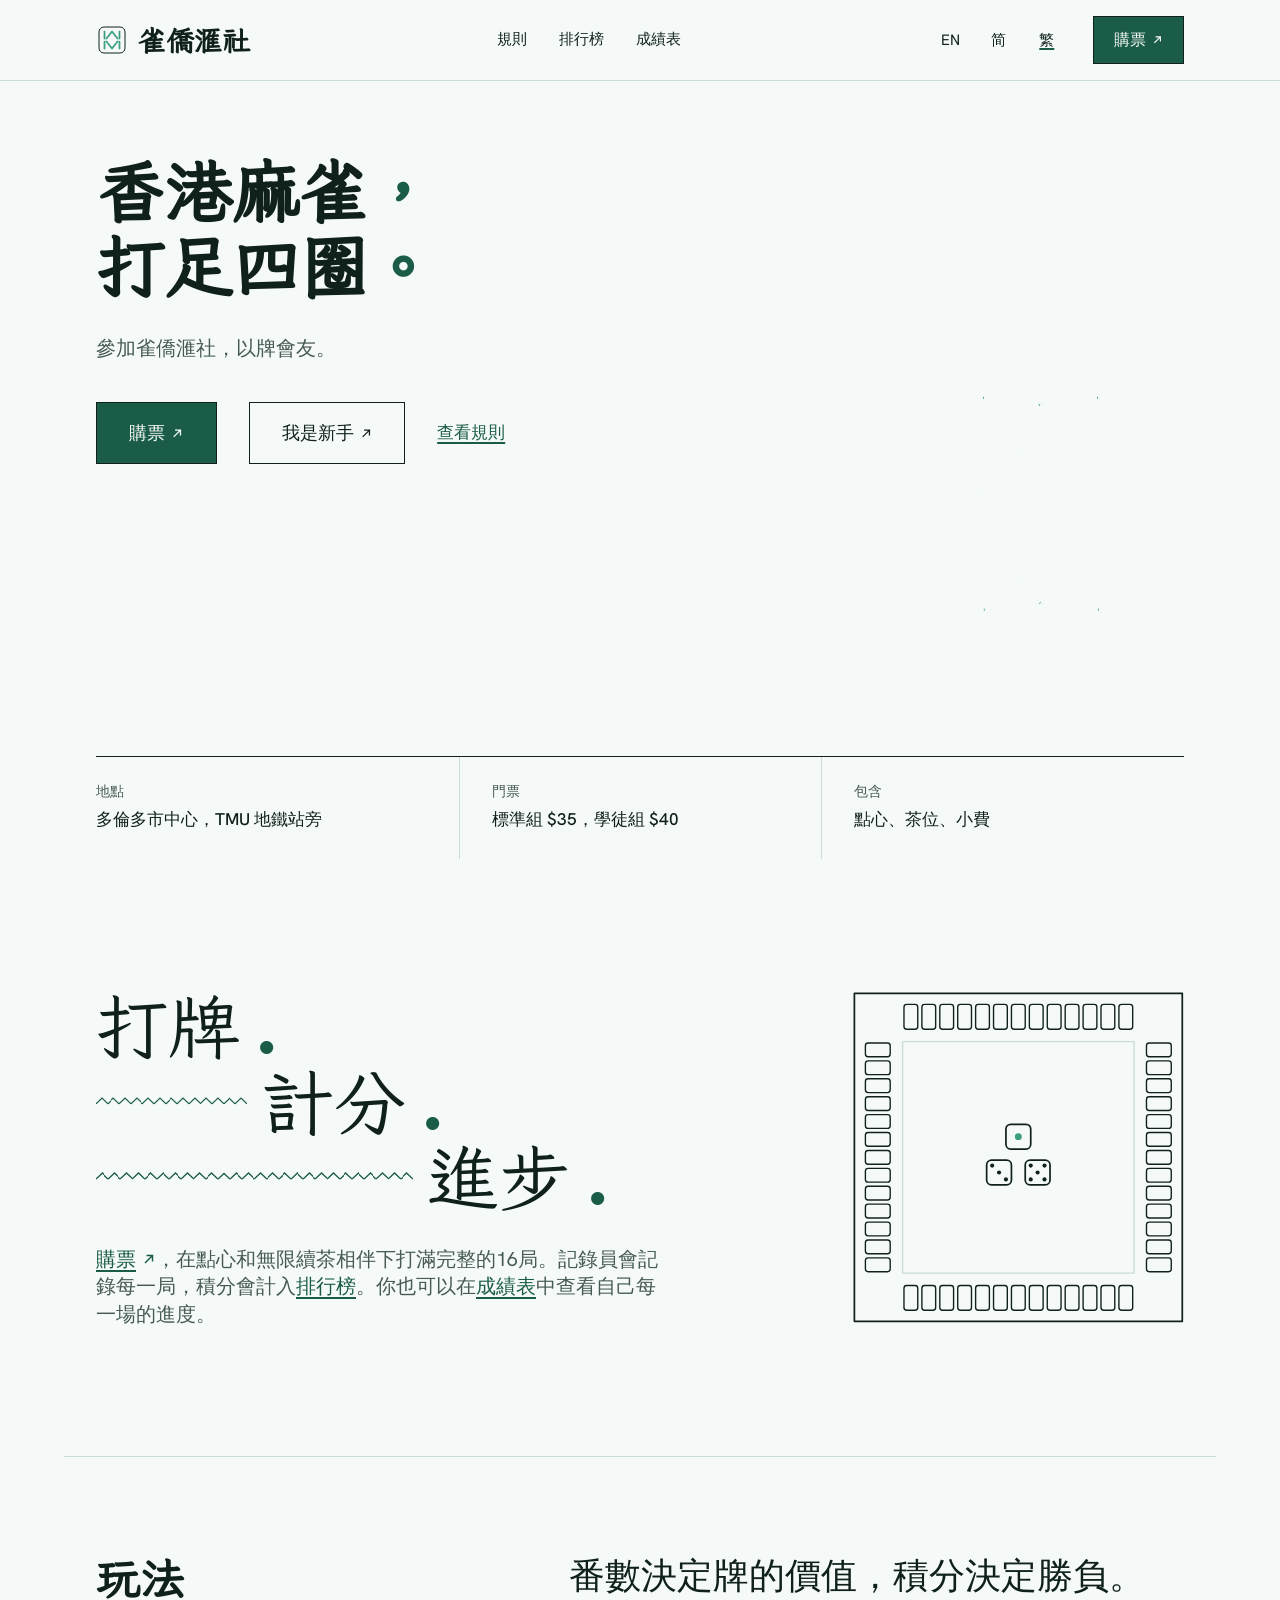
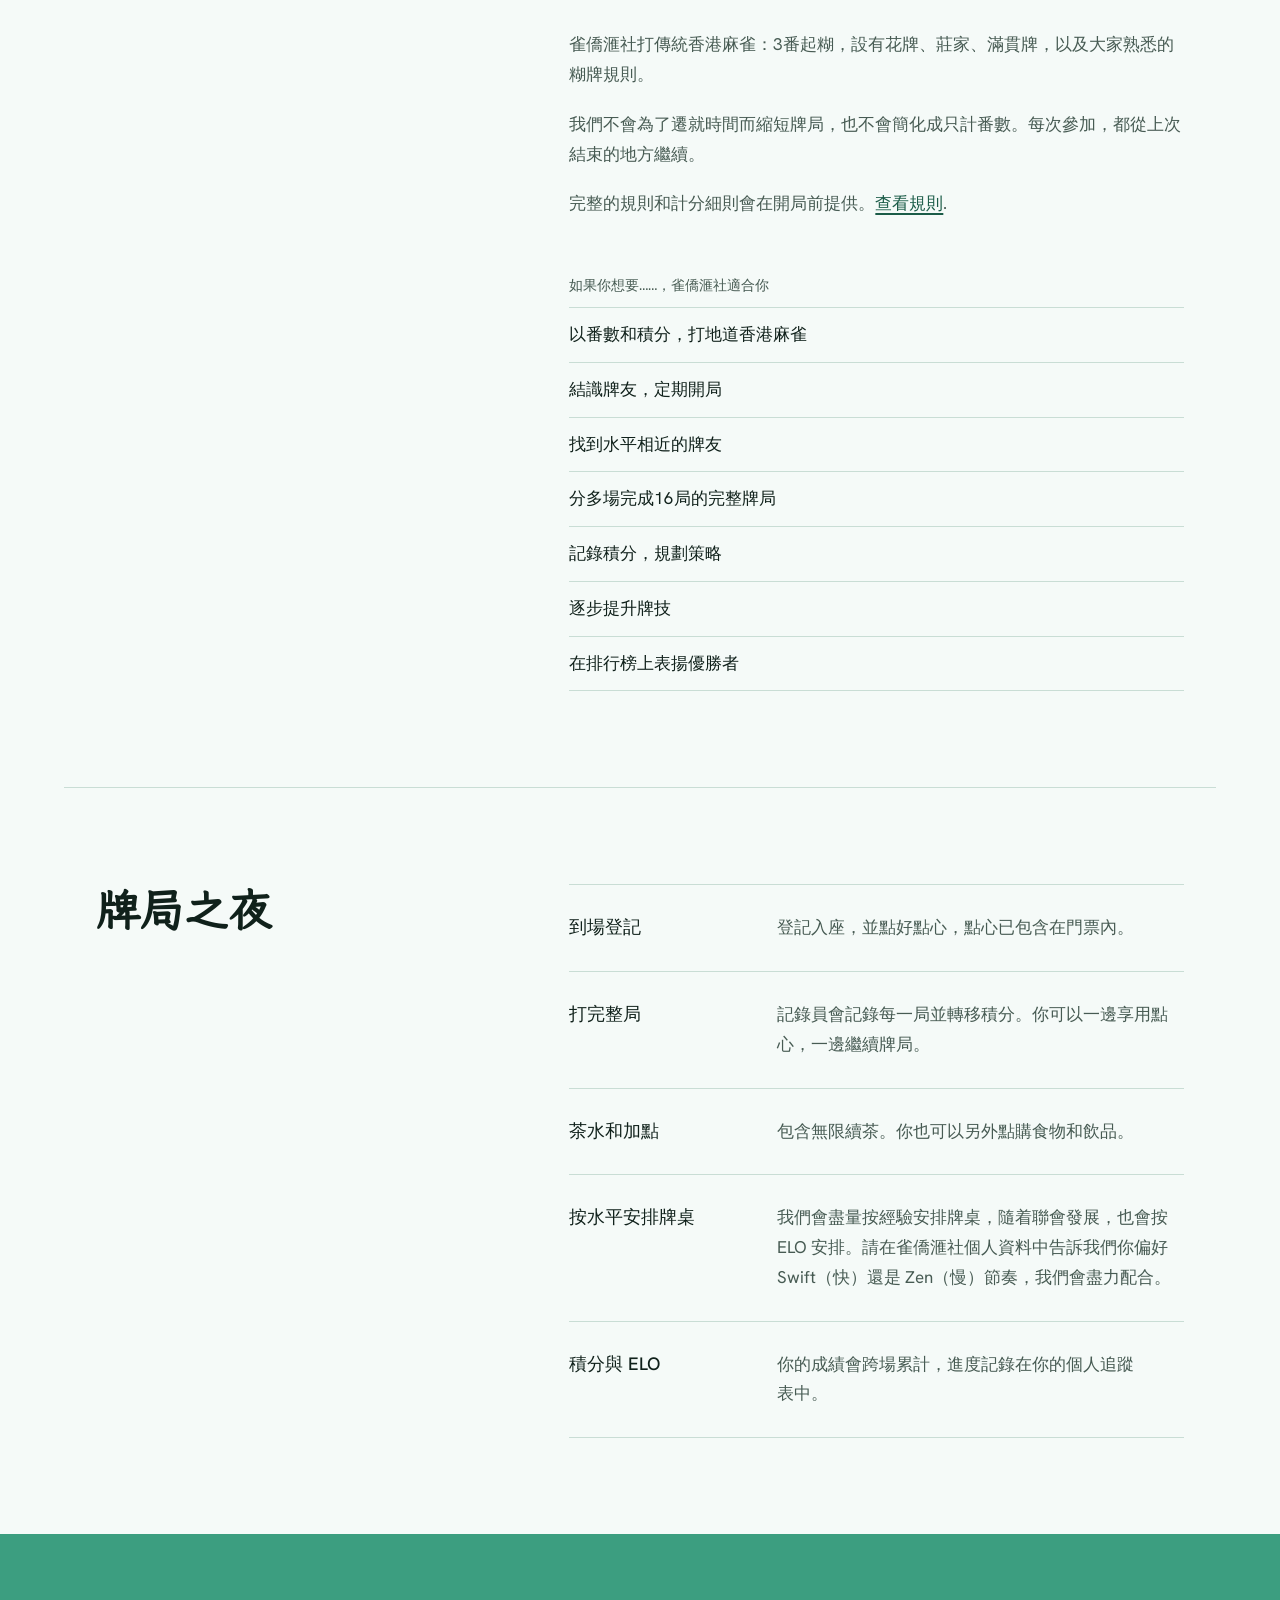
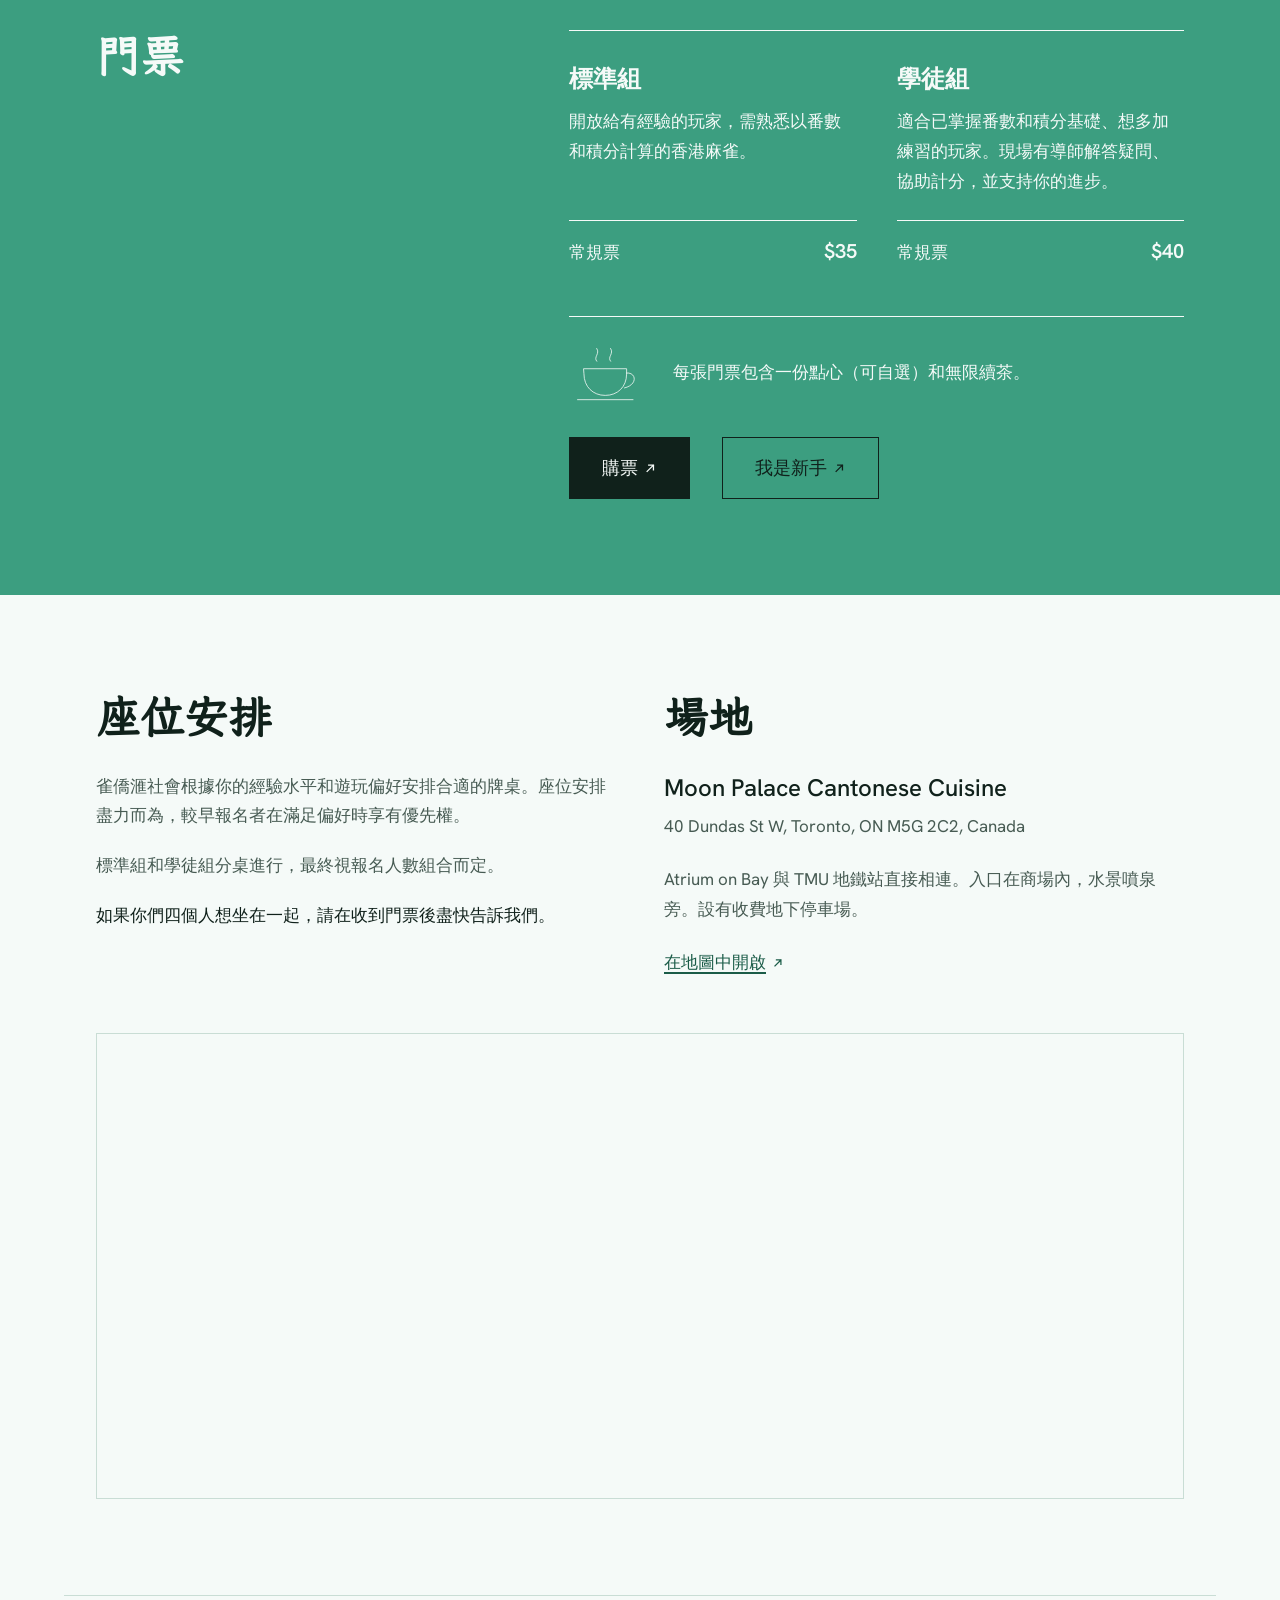
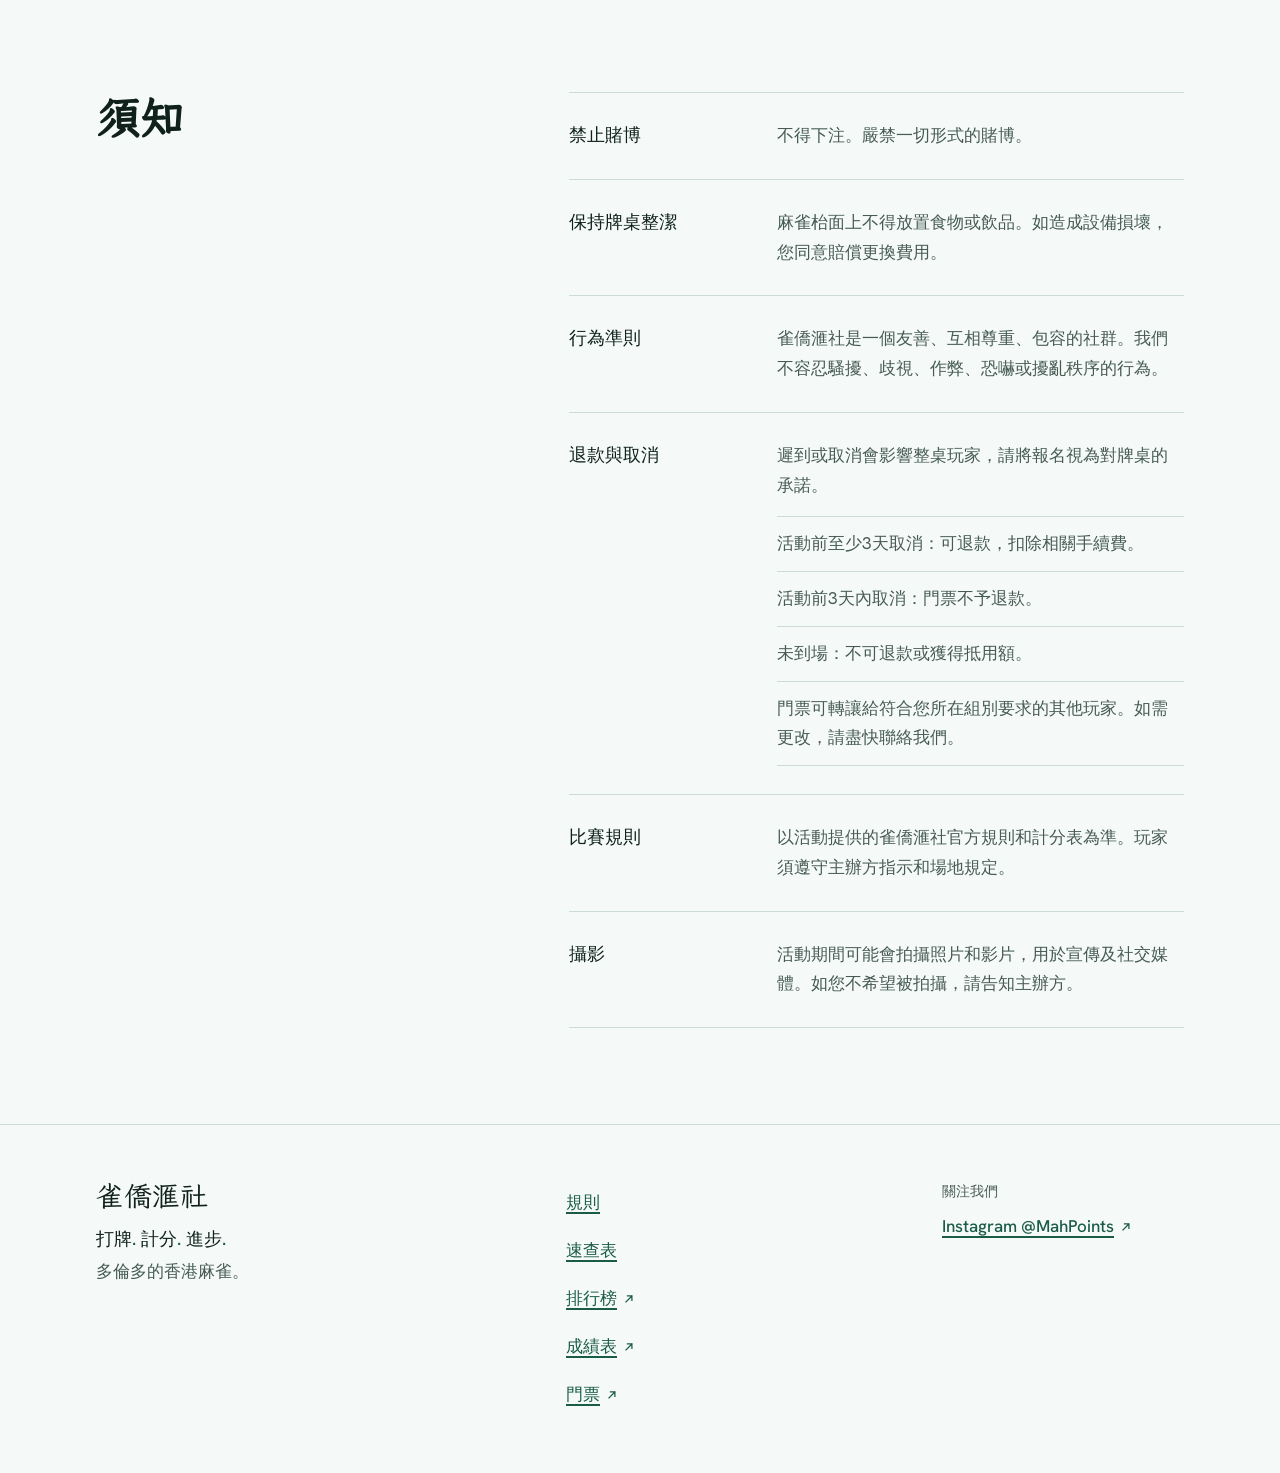
<file: zh-hant/index.html>
<!DOCTYPE html><html lang="zh-Hant"><head><meta charset="utf-8"><meta name="viewport" content="width=device-width, initial-scale=1"><meta name="description" content="一個在多倫多打完整香港麻雀的聯會：16局、3番起糊，積分跨場累計。"><meta name="theme-color" content="#3c9e80"><meta name="google-site-verification" content="zeaw6q1uM6JsDT6dGJweT6RTzkGl_DJaMqMV3haJiN0"><link rel="sitemap" href="/sitemap-index.xml"><link rel="canonical" href="https://mahpoints.pages.dev/zh-hant/"><link rel="icon" href="/favicon.ico" sizes="48x48"><link rel="icon" type="image/png" href="/favicon-48.png" sizes="48x48"><link rel="icon" type="image/svg+xml" href="/favicon.svg" sizes="any"><link rel="apple-touch-icon" href="/apple-touch-icon.png"><link rel="manifest" href="/manifest.webmanifest"><link rel="alternate" hreflang="en" href="https://mahpoints.pages.dev/"><link rel="alternate" hreflang="zh-Hans" href="https://mahpoints.pages.dev/zh-hans/"><link rel="alternate" hreflang="zh-Hant" href="https://mahpoints.pages.dev/zh-hant/"><link rel="alternate" hreflang="x-default" href="https://mahpoints.pages.dev/"><meta property="og:type" content="website"><meta property="og:site_name" content="雀僑滙社"><meta property="og:title" content="雀僑滙社 · 多倫多香港麻雀"><meta property="og:description" content="一個在多倫多打完整香港麻雀的聯會：16局、3番起糊，積分跨場累計。"><meta property="og:url" content="https://mahpoints.pages.dev/zh-hant/"><meta property="og:locale" content="zh_HK"><meta property="og:locale:alternate" content="en_CA"><meta property="og:locale:alternate" content="zh_CN"><meta property="og:image" content="https://mahpoints.pages.dev/og.png"><meta property="og:image:width" content="1200"><meta property="og:image:height" content="630"><meta property="og:image:alt" content="A mahjong tile drawn in jade hairlines beside the MahPoints wordmark."><meta name="twitter:card" content="summary_large_image"><meta name="twitter:title" content="雀僑滙社 · 多倫多香港麻雀"><meta name="twitter:description" content="一個在多倫多打完整香港麻雀的聯會：16局、3番起糊，積分跨場累計。"><meta name="twitter:image" content="https://mahpoints.pages.dev/og.png"><meta name="generator" content="Astro v7.4.0"><title>雀僑滙社 · 多倫多香港麻雀</title><script type="application/ld+json">[{"@context":"https://schema.org","@type":"WebSite","name":"雀僑滙社","alternateName":"MahPoints","url":"https://mahpoints.pages.dev/zh-hant/"},{"@context":"https://schema.org","@type":"SportsOrganization","name":"雀僑滙社","alternateName":"MahPoints","description":"一個在多倫多打完整香港麻雀的聯會：16局、3番起糊，積分跨場累計。","url":"https://mahpoints.pages.dev/zh-hant/","sport":"Mahjong","sameAs":["https://www.instagram.com/mahpoints/"],"location":{"@type":"Place","name":"Moon Palace Cantonese Cuisine","hasMap":"https://www.google.com/maps/search/?api=1&query=Moon+Palace+Cantonese+Cuisine+40+Dundas+St+W+Toronto","address":{"@type":"PostalAddress","streetAddress":"40 Dundas St W","addressLocality":"Toronto","addressRegion":"ON","postalCode":"M5G 2C2","addressCountry":"CA"}}}]</script><link rel="stylesheet" href="/_astro/Layout.BJAwLrI-.css"></head><body class="pb-14 lg:pb-0"><a href="#main" class="sr-only focus:not-sr-only focus:absolute focus:left-4 focus:top-4 focus:z-10 focus:bg-ink focus:px-4 focus:py-2 focus:text-ground">跳到正文</a><!-- Mobile: a scrolling top bar (wordmark, language) plus a fixed four-cell bottom bar. lg+: one sticky row. --><header class="top-0 z-20 border-b border-line bg-ground lg:sticky"><div class="mx-auto flex h-16 max-w-6xl items-center justify-between gap-6 px-5 lg:h-20 md:px-8"><a href="/zh-hant/" class="inline-flex min-h-11 items-center gap-2 font-display text-[1.375rem] font-bold leading-none lowercase no-underline lg:gap-2.5 lg:text-[1.75rem]" aria-label="雀僑滙社首頁"><img src="/favicon.svg" alt="" width="32" height="32" class="size-7 lg:size-8">雀僑滙社</a><nav aria-label="主導覽" class="fixed inset-x-0 bottom-0 z-20 grid grid-cols-4 border-t border-ink bg-ground text-sm lg:static lg:flex lg:gap-8 lg:border-0 lg:bg-transparent lg:text-[0.9375rem]"><a href="/zh-hant/rules" class="relative inline-flex min-h-14 items-center justify-center border-l border-line px-1 no-underline first:border-l-0 hover:underline aria-[current=page]:before:absolute aria-[current=page]:before:inset-x-0 aria-[current=page]:before:top-0 aria-[current=page]:before:h-0.5 aria-[current=page]:before:bg-ink lg:min-h-11 lg:justify-start lg:border-0 lg:px-0 lg:aria-[current=page]:underline lg:aria-[current=page]:before:content-none">規則</a><a href="/zh-hant/leaderboard" class="relative inline-flex min-h-14 items-center justify-center border-l border-line px-1 no-underline first:border-l-0 hover:underline aria-[current=page]:before:absolute aria-[current=page]:before:inset-x-0 aria-[current=page]:before:top-0 aria-[current=page]:before:h-0.5 aria-[current=page]:before:bg-ink lg:min-h-11 lg:justify-start lg:border-0 lg:px-0 lg:aria-[current=page]:underline lg:aria-[current=page]:before:content-none">排行榜</a><a href="/zh-hant/tracker" class="relative inline-flex min-h-14 items-center justify-center border-l border-line px-1 no-underline first:border-l-0 hover:underline aria-[current=page]:before:absolute aria-[current=page]:before:inset-x-0 aria-[current=page]:before:top-0 aria-[current=page]:before:h-0.5 aria-[current=page]:before:bg-ink lg:min-h-11 lg:justify-start lg:border-0 lg:px-0 lg:aria-[current=page]:underline lg:aria-[current=page]:before:content-none">成績表</a><a href="https://luma.com/MahPoints" target="_blank" rel="noopener noreferrer" class="inline-flex min-h-14 items-center justify-center bg-brand-deep px-1 text-center font-medium text-ground no-underline active:bg-ink lg:hidden">購票<svg class="ml-1.5 inline-block h-[0.7em] w-[0.7em] align-baseline" viewBox="0 0 12 12" fill="none" stroke="currentColor" stroke-width="1.25" stroke-linecap="square" aria-hidden="true"><path d="M3 9 9 3M4.5 3H9v4.5"></path></svg><span class="sr-only">（在新分頁開啟）</span></a></nav><!-- -mr-[11px] pulls the last glyph's tap-target padding out to the page gutter. --><ul class="flex -mr-[11px] text-lg lg:hidden" aria-label="語言"><li><a href="/" lang="en" hreflang="en" title="English" aria-label="English" class="inline-flex min-h-11 min-w-10 items-center lg:min-w-11 justify-center no-underline hover:underline aria-[current=true]:underline aria-[current=true]:decoration-brand-deep aria-[current=true]:decoration-2">EN</a></li><li><a href="/zh-hans/" lang="zh-Hans" hreflang="zh-Hans" title="简体中文" aria-label="简体中文" class="inline-flex min-h-11 min-w-10 items-center lg:min-w-11 justify-center no-underline hover:underline aria-[current=true]:underline aria-[current=true]:decoration-brand-deep aria-[current=true]:decoration-2">简</a></li><li><a href="/zh-hant/" lang="zh-Hant" hreflang="zh-Hant" title="繁體中文" aria-label="繁體中文" aria-current="true" class="inline-flex min-h-11 min-w-10 items-center lg:min-w-11 justify-center no-underline hover:underline aria-[current=true]:underline aria-[current=true]:decoration-brand-deep aria-[current=true]:decoration-2">繁</a></li></ul><div class="hidden items-center gap-6 lg:flex"><ul class="flex gap-1 text-[0.9375rem]" aria-label="語言"><li><a href="/" lang="en" hreflang="en" title="English" aria-label="English" class="inline-flex min-h-11 min-w-10 items-center lg:min-w-11 justify-center no-underline hover:underline aria-[current=true]:underline aria-[current=true]:decoration-brand-deep aria-[current=true]:decoration-2">EN</a></li><li><a href="/zh-hans/" lang="zh-Hans" hreflang="zh-Hans" title="简体中文" aria-label="简体中文" class="inline-flex min-h-11 min-w-10 items-center lg:min-w-11 justify-center no-underline hover:underline aria-[current=true]:underline aria-[current=true]:decoration-brand-deep aria-[current=true]:decoration-2">简</a></li><li><a href="/zh-hant/" lang="zh-Hant" hreflang="zh-Hant" title="繁體中文" aria-label="繁體中文" aria-current="true" class="inline-flex min-h-11 min-w-10 items-center lg:min-w-11 justify-center no-underline hover:underline aria-[current=true]:underline aria-[current=true]:decoration-brand-deep aria-[current=true]:decoration-2">繁</a></li></ul><a href="https://luma.com/MahPoints" class="inline-flex items-center border border-ink font-medium no-underline transition-colors duration-200 min-h-12 px-5 text-base bg-brand-deep text-ground hover:bg-ink" target="_blank" rel="noopener noreferrer">購票<svg class="ml-1.5 inline-block h-[0.7em] w-[0.7em] align-baseline" viewBox="0 0 12 12" fill="none" stroke="currentColor" stroke-width="1.25" stroke-linecap="square" aria-hidden="true"><path d="M3 9 9 3M4.5 3H9v4.5"></path></svg><span class="sr-only">（在新分頁開啟）</span></a></div></div></header><main id="main"><section class="mx-auto max-w-6xl px-5 pt-14 md:px-8 md:pt-18"><div class="grid gap-x-12 gap-y-8 md:grid-cols-12"><h1 class="text-[clamp(2.25rem,6.4vw,4.25rem)] leading-[1.1] md:col-span-12">香港麻雀<span class="text-brand-deep">，</span><br class="hidden md:inline">打足四圈<span class="text-brand-deep">。</span></h1><div class="md:col-span-7"><p class="max-w-[52ch] text-xl leading-snug text-muted">參加雀僑滙社，以牌會友。</p><div class="mt-10 flex flex-wrap items-center gap-x-8 gap-y-3"><a href="https://luma.com/MahPoints" class="inline-flex items-center border border-ink font-medium no-underline transition-colors duration-200 min-h-14 px-8 py-4 text-lg bg-brand-deep text-ground hover:bg-ink max-[472px]:w-full max-[472px]:justify-center" target="_blank" rel="noopener noreferrer">購票<svg class="ml-1.5 inline-block h-[0.7em] w-[0.7em] align-baseline" viewBox="0 0 12 12" fill="none" stroke="currentColor" stroke-width="1.25" stroke-linecap="square" aria-hidden="true"><path d="M3 9 9 3M4.5 3H9v4.5"></path></svg><span class="sr-only">（在新分頁開啟）</span></a><a href="https://www.tinyurl.com/MahPoints" class="inline-flex items-center border border-ink font-medium no-underline transition-colors duration-200 min-h-14 px-8 py-4 text-lg bg-transparent text-ink hover:bg-ink hover:text-ground max-[472px]:w-full max-[472px]:justify-center" target="_blank" rel="noopener noreferrer">我是新手<svg class="ml-1.5 inline-block h-[0.7em] w-[0.7em] align-baseline" viewBox="0 0 12 12" fill="none" stroke="currentColor" stroke-width="1.25" stroke-linecap="square" aria-hidden="true"><path d="M3 9 9 3M4.5 3H9v4.5"></path></svg><span class="sr-only">（在新分頁開啟）</span></a><a href="/zh-hant/rules" class="link inline-flex min-h-11 items-center">查看規則</a></div></div><div class="md:col-span-4 md:col-start-9 md:row-start-2 md:flex md:items-end md:justify-end hidden"><div class="w-28 md:w-full md:max-w-[16rem]"><svg viewBox="0 0 220 280" fill="none" stroke-linejoin="round" aria-hidden="true" class="h-auto w-full"><g stroke="#10211b" stroke-width="1.25"><rect class="draw" pathLength="1" x="12" y="30" width="170" height="230" rx="16"></rect><path class="draw draw-2" pathLength="1" d="M34.7 18.7A16 16 0 0 1 46 14H184A16 16 0 0 1 200 30V228A16 16 0 0 1 195.3 239.3"></path><path class="draw draw-2" pathLength="1" d="M16.7 34.7 34.7 18.7M177.3 34.7 195.3 18.7M177.3 255.3 195.3 239.3"></path></g><g stroke="#c9ddd5" stroke-width="1"><rect class="draw draw-2" pathLength="1" x="26" y="44" width="142" height="202" rx="8"></rect></g><g stroke="#3c9e80" stroke-width="2" fill="#f5faf8"><g transform="translate(77 95) rotate(30.96375653207352)"><rect class="draw draw-3" pathLength="1" x="-6" y="-40.8166632639171" width="12" height="81.6333265278342" rx="6"></rect><path class="draw draw-3" pathLength="1" d="M-6 0H6"></path></g><g transform="translate(117 95) rotate(-30.96375653207352)"><rect class="draw draw-3" pathLength="1" x="-6" y="-40.8166632639171" width="12" height="81.6333265278342" rx="6"></rect><path class="draw draw-3" pathLength="1" d="M-6 0H6"></path></g><g transform="translate(48 94) rotate(0)"><rect class="draw draw-3" pathLength="1" x="-6" y="-40" width="12" height="80" rx="6"></rect><path class="draw draw-3" pathLength="1" d="M-6 0H6"></path></g><g transform="translate(146 94) rotate(0)"><rect class="draw draw-3" pathLength="1" x="-6" y="-40" width="12" height="80" rx="6"></rect><path class="draw draw-3" pathLength="1" d="M-6 0H6"></path></g><g transform="translate(77 195) rotate(149.03624346792648)"><rect class="draw draw-3" pathLength="1" x="-6" y="-40.8166632639171" width="12" height="81.6333265278342" rx="6"></rect><path class="draw draw-3" pathLength="1" d="M-6 0H6"></path></g><g transform="translate(117 195) rotate(-149.03624346792648)"><rect class="draw draw-3" pathLength="1" x="-6" y="-40.8166632639171" width="12" height="81.6333265278342" rx="6"></rect><path class="draw draw-3" pathLength="1" d="M-6 0H6"></path></g><g transform="translate(48 196) rotate(180)"><rect class="draw draw-3" pathLength="1" x="-6" y="-40" width="12" height="80" rx="6"></rect><path class="draw draw-3" pathLength="1" d="M-6 0H6"></path></g><g transform="translate(146 196) rotate(180)"><rect class="draw draw-3" pathLength="1" x="-6" y="-40" width="12" height="80" rx="6"></rect><path class="draw draw-3" pathLength="1" d="M-6 0H6"></path></g></g></svg></div></div></div><div class="rule-in mt-16 h-px bg-ink md:mt-24" aria-hidden="true"></div><dl class="grid md:grid-cols-3"><style>astro-island,astro-slot,astro-static-slot{display:contents}</style><script>(function(){let e=(e,t,n)=>{let r=async()=>{await(await e())()},i=typeof t.value==`object`?t.value:void 0,a={rootMargin:i==null?void 0:i.rootMargin},o=new IntersectionObserver(e=>{for(let t of e)if(t.isIntersecting){o.disconnect(),r();break}},a);for(let e of n.children)o.observe(e)};(self.Astro||(self.Astro={})).visible=e,window.dispatchEvent(new Event(`astro:visible`))})();</script><script>(function(){function e(t){"@babel/helpers - typeof";return e=typeof Symbol==`function`&&typeof Symbol.iterator==`symbol`?function(e){return typeof e}:function(e){return e&&typeof Symbol==`function`&&e.constructor===Symbol&&e!==Symbol.prototype?`symbol`:typeof e},e(t)}function t(t,n){if(e(t)!=`object`||!t)return t;var r=t[Symbol.toPrimitive];if(r!==void 0){var i=r.call(t,n||`default`);if(e(i)!=`object`)return i;throw TypeError(`@@toPrimitive must return a primitive value.`)}return(n===`string`?String:Number)(t)}function n(n){var r=t(n,`string`);return e(r)==`symbol`?r:r+``}function r(e,t,r){return(t=n(t))in e?Object.defineProperty(e,t,{value:r,enumerable:!0,configurable:!0,writable:!0}):e[t]=r,e}let i=/* @__PURE__ */ new Set([`__proto__`,`constructor`,`prototype`]);{let e={0:e=>a(e),1:e=>n(e),2:e=>new RegExp(e),3:e=>new Date(e),4:e=>new Map(n(e)),5:e=>new Set(n(e)),6:e=>BigInt(e),7:e=>new URL(e),8:e=>new Uint8Array(e),9:e=>new Uint16Array(e),10:e=>new Uint32Array(e),11:e=>1/0*e},t=t=>{let[n,r]=t;return n in e?e[n](r):void 0},n=e=>e.map(t),a=e=>typeof e!=`object`||!e?e:Object.fromEntries(Object.entries(e).map(([e,n])=>[e,t(n)]));class o extends HTMLElement{constructor(...e){super(...e),r(this,`Component`,void 0),r(this,`hydrator`,void 0),r(this,`hydrate`,async()=>{var e;if(!this.hydrator||!this.isConnected)return;let t=(e=this.parentElement)==null?void 0:e.closest(`astro-island[ssr]`);if(t){t.addEventListener(`astro:hydrate`,this.hydrate,{once:!0});return}let n=this.querySelectorAll(`astro-slot`),r={},i=this.querySelectorAll(`template[data-astro-template]`);for(let e of i){let t=e.closest(this.tagName);t!=null&&t.isSameNode(this)&&(r[e.getAttribute(`data-astro-template`)||`default`]=e.innerHTML,e.remove())}for(let e of n){let t=e.closest(this.tagName);t!=null&&t.isSameNode(this)&&(r[e.getAttribute(`name`)||`default`]=e.innerHTML)}let o;try{o=this.hasAttribute(`props`)?a(JSON.parse(this.getAttribute(`props`))):{}}catch(e){let t=this.getAttribute(`component-url`)||`<unknown>`,n=this.getAttribute(`component-export`);throw n&&(t+=` (export ${n})`),console.error(`[hydrate] Error parsing props for component ${t}`,this.getAttribute(`props`),e),e}await this.hydrator(this)(this.Component,o,r,{client:this.getAttribute(`client`)}),this.removeAttribute(`ssr`),this.dispatchEvent(new CustomEvent(`astro:hydrate`))}),r(this,`unmount`,()=>{this.isConnected||this.dispatchEvent(new CustomEvent(`astro:unmount`))})}disconnectedCallback(){document.removeEventListener(`astro:after-swap`,this.unmount),document.addEventListener(`astro:after-swap`,this.unmount,{once:!0})}connectedCallback(){if(!this.hasAttribute(`await-children`)||document.readyState===`interactive`||document.readyState===`complete`)this.childrenConnectedCallback();else{let e=()=>{document.removeEventListener(`DOMContentLoaded`,e),t.disconnect(),this.childrenConnectedCallback()},t=new MutationObserver(()=>{var t;((t=this.lastChild)==null?void 0:t.nodeType)===Node.COMMENT_NODE&&this.lastChild.nodeValue===`astro:end`&&(this.lastChild.remove(),e())});t.observe(this,{childList:!0}),document.addEventListener(`DOMContentLoaded`,e)}}async childrenConnectedCallback(){let e=this.getAttribute(`before-hydration-url`);e&&await import(e),this.start()}getRetryImportUrl(e){let t=new URL(e,document.baseURI);return t.searchParams.set(`astro-retry`,Date.now().toString()),t.toString()}async importWithRetry(e){try{return await import(e)}catch(t){return await new Promise(e=>setTimeout(e,1e3)),import(this.getRetryImportUrl(e))}}handleHydrationError(e){let t=this.getAttribute(`component-url`),n=new CustomEvent(`astro:hydration-error`,{cancelable:!0,bubbles:!0,composed:!0,detail:{error:e,componentUrl:t}});this.dispatchEvent(n)&&console.error(`[astro-island] Error hydrating ${t}`,e)}async start(){let e=JSON.parse(this.getAttribute(`opts`)),t=this.getAttribute(`client`);if(Astro[t]===void 0)window.addEventListener(`astro:${t}`,()=>this.start(),{once:!0});else try{await Astro[t](async()=>{let e=this.getAttribute(`renderer-url`);try{let[t,{default:n}]=await Promise.all([this.importWithRetry(this.getAttribute(`component-url`)),e?this.importWithRetry(e):Promise.resolve({default:()=>()=>{}})]),r=this.getAttribute(`component-export`)||`default`;if(r.includes(`.`)){this.Component=t;for(let e of r.split(`.`)){if(i.has(e)||!this.Component||typeof this.Component!=`object`&&typeof this.Component!=`function`||!Object.hasOwn(this.Component,e))throw Error(`Invalid component export path: ${r}`);this.Component=this.Component[e]}}else{if(i.has(r))throw Error(`Invalid component export path: ${r}`);this.Component=t[r]}return this.hydrator=n,this.hydrate}catch(e){return this.handleHydrationError(e),()=>{}}},e,this)}catch(e){this.handleHydrationError(e)}}attributeChangedCallback(){this.hydrate()}}r(o,`observedAttributes`,[`props`]),customElements.get(`astro-island`)||customElements.define(`astro-island`,o)}})();</script><astro-island uid="1ec4ki" prefix="r1" component-url="/_astro/NextEvent.BEs8gSPZ.js" component-export="default" renderer-url="/_astro/client.C7WjD2Pw.js" props="{&quot;lang&quot;:[0,&quot;zh-Hant&quot;],&quot;ticketsUrl&quot;:[0,&quot;https://luma.com/MahPoints&quot;],&quot;labels&quot;:[0,{&quot;term&quot;:[0,&quot;下一場活動&quot;],&quot;none&quot;:[0,&quot;暫未公佈日期&quot;],&quot;full&quot;:[0,&quot;本場已滿。&quot;],&quot;join&quot;:[0,&quot;加入候補名單&quot;],&quot;live&quot;:[0,&quot;正在進行&quot;],&quot;until&quot;:[0,&quot;至 {time}&quot;],&quot;newTab&quot;:[0,&quot;（在新分頁開啟）&quot;]}]}" ssr client="visible" opts="{&quot;name&quot;:&quot;NextEvent&quot;,&quot;value&quot;:true}" await-children><div class="flex flex-col gap-x-8 gap-y-3 border-b border-line py-6 md:col-span-3 md:flex-row md:items-baseline md:justify-between" aria-busy="true"><div><dt class="text-sm text-muted">下一場活動</dt><dd class="mt-1 min-h-8 text-2xl font-medium tabular-nums"><span class="text-muted" aria-hidden="true">—</span></dd></div></div><!--astro:end--></astro-island><div class="border-b border-line py-6 md:border-b-0 md:pr-8"><dt class="text-sm text-muted">地點</dt><dd class="mt-1 font-medium">多倫多市中心，TMU 地鐵站旁</dd></div><div class="border-b border-line py-6 md:border-b-0 md:border-l md:border-line md:px-8"><dt class="text-sm text-muted">門票</dt><dd class="prices mt-1 font-medium">標準組 $35，學徒組 $40</dd></div><div class="py-6 md:border-l md:border-line md:pl-8"><dt class="text-sm text-muted">包含</dt><dd class="mt-1 font-medium">點心、茶位、小費</dd></div></dl></section><section aria-label="聯會如何運作" class="mx-auto mt-20 max-w-6xl px-5 md:mt-32 md:px-8"><div class="grid gap-x-12 md:grid-cols-12"><div class="md:col-span-7"><p class="grid text-[clamp(2.25rem,6vw,4.5rem)] font-display leading-[1.05] lowercase"><span class="flex items-center whitespace-nowrap"><span>打牌<span class="text-brand-deep">.</span></span></span><span class="flex items-center whitespace-nowrap"><span class="zigzag mr-[0.2em] shrink-0 text-brand-deep w-[2.1em]" aria-hidden="true"></span><span>計分<span class="text-brand-deep">.</span></span></span><span class="flex items-center whitespace-nowrap"><span class="zigzag mr-[0.2em] shrink-0 text-brand-deep w-[4.4em]" aria-hidden="true"></span><span>進步<span class="text-brand-deep">.</span></span></span></p><p class="mt-6 max-w-[52ch] text-xl leading-snug text-muted md:mt-8"><a class="link" href="https://luma.com/MahPoints" target="_blank" rel="noopener noreferrer">購票<svg class="ml-1.5 inline-block h-[0.7em] w-[0.7em] align-baseline" viewBox="0 0 12 12" fill="none" stroke="currentColor" stroke-width="1.25" stroke-linecap="square" aria-hidden="true"><path d="M3 9 9 3M4.5 3H9v4.5"></path></svg><span class="sr-only">（在新分頁開啟）</span></a>，在點心和無限續茶相伴下打滿完整的16局。記錄員會記錄每一局，積分會計入<a class="link" href="/zh-hant/leaderboard">排行榜</a>。你也可以在<a class="link" href="/zh-hant/tracker">成績表</a>中查看自己每一場的進度。</p></div><div class="hidden md:col-span-4 md:col-start-9 md:flex md:items-center md:justify-end"><div class="w-full"><svg viewBox="0 0 240 240" fill="none" stroke-linejoin="round" aria-hidden="true" class="h-auto w-full"><rect x="1" y="1" width="238" height="238" stroke="#10211b" stroke-width="1.25"></rect><rect x="36" y="36" width="168" height="168" stroke="#c9ddd5" stroke-width="1"></rect><g stroke="#10211b" stroke-width="1"><g transform="rotate(0 120 120)"><rect class="bob" style="--i:0" x="37" y="9" width="10" height="18" rx="2"></rect><rect class="bob" style="--i:1" x="50" y="9" width="10" height="18" rx="2"></rect><rect class="bob" style="--i:2" x="63" y="9" width="10" height="18" rx="2"></rect><rect class="bob" style="--i:3" x="76" y="9" width="10" height="18" rx="2"></rect><rect class="bob" style="--i:4" x="89" y="9" width="10" height="18" rx="2"></rect><rect class="bob" style="--i:5" x="102" y="9" width="10" height="18" rx="2"></rect><rect class="bob" style="--i:6" x="115" y="9" width="10" height="18" rx="2"></rect><rect class="bob" style="--i:7" x="128" y="9" width="10" height="18" rx="2"></rect><rect class="bob" style="--i:8" x="141" y="9" width="10" height="18" rx="2"></rect><rect class="bob" style="--i:9" x="154" y="9" width="10" height="18" rx="2"></rect><rect class="bob" style="--i:10" x="167" y="9" width="10" height="18" rx="2"></rect><rect class="bob" style="--i:11" x="180" y="9" width="10" height="18" rx="2"></rect><rect class="bob" style="--i:12" x="193" y="9" width="10" height="18" rx="2"></rect></g><g transform="rotate(90 120 120)"><rect class="bob" style="--i:13" x="37" y="9" width="10" height="18" rx="2"></rect><rect class="bob" style="--i:14" x="50" y="9" width="10" height="18" rx="2"></rect><rect class="bob" style="--i:15" x="63" y="9" width="10" height="18" rx="2"></rect><rect class="bob" style="--i:16" x="76" y="9" width="10" height="18" rx="2"></rect><rect class="bob" style="--i:17" x="89" y="9" width="10" height="18" rx="2"></rect><rect class="bob" style="--i:18" x="102" y="9" width="10" height="18" rx="2"></rect><rect class="bob" style="--i:19" x="115" y="9" width="10" height="18" rx="2"></rect><rect class="bob" style="--i:20" x="128" y="9" width="10" height="18" rx="2"></rect><rect class="bob" style="--i:21" x="141" y="9" width="10" height="18" rx="2"></rect><rect class="bob" style="--i:22" x="154" y="9" width="10" height="18" rx="2"></rect><rect class="bob" style="--i:23" x="167" y="9" width="10" height="18" rx="2"></rect><rect class="bob" style="--i:24" x="180" y="9" width="10" height="18" rx="2"></rect><rect class="bob" style="--i:25" x="193" y="9" width="10" height="18" rx="2"></rect></g><g transform="rotate(180 120 120)"><rect class="bob" style="--i:26" x="37" y="9" width="10" height="18" rx="2"></rect><rect class="bob" style="--i:27" x="50" y="9" width="10" height="18" rx="2"></rect><rect class="bob" style="--i:28" x="63" y="9" width="10" height="18" rx="2"></rect><rect class="bob" style="--i:29" x="76" y="9" width="10" height="18" rx="2"></rect><rect class="bob" style="--i:30" x="89" y="9" width="10" height="18" rx="2"></rect><rect class="bob" style="--i:31" x="102" y="9" width="10" height="18" rx="2"></rect><rect class="bob" style="--i:32" x="115" y="9" width="10" height="18" rx="2"></rect><rect class="bob" style="--i:33" x="128" y="9" width="10" height="18" rx="2"></rect><rect class="bob" style="--i:34" x="141" y="9" width="10" height="18" rx="2"></rect><rect class="bob" style="--i:35" x="154" y="9" width="10" height="18" rx="2"></rect><rect class="bob" style="--i:36" x="167" y="9" width="10" height="18" rx="2"></rect><rect class="bob" style="--i:37" x="180" y="9" width="10" height="18" rx="2"></rect><rect class="bob" style="--i:38" x="193" y="9" width="10" height="18" rx="2"></rect></g><g transform="rotate(270 120 120)"><rect class="bob" style="--i:39" x="37" y="9" width="10" height="18" rx="2"></rect><rect class="bob" style="--i:40" x="50" y="9" width="10" height="18" rx="2"></rect><rect class="bob" style="--i:41" x="63" y="9" width="10" height="18" rx="2"></rect><rect class="bob" style="--i:42" x="76" y="9" width="10" height="18" rx="2"></rect><rect class="bob" style="--i:43" x="89" y="9" width="10" height="18" rx="2"></rect><rect class="bob" style="--i:44" x="102" y="9" width="10" height="18" rx="2"></rect><rect class="bob" style="--i:45" x="115" y="9" width="10" height="18" rx="2"></rect><rect class="bob" style="--i:46" x="128" y="9" width="10" height="18" rx="2"></rect><rect class="bob" style="--i:47" x="141" y="9" width="10" height="18" rx="2"></rect><rect class="bob" style="--i:48" x="154" y="9" width="10" height="18" rx="2"></rect><rect class="bob" style="--i:49" x="167" y="9" width="10" height="18" rx="2"></rect><rect class="bob" style="--i:50" x="180" y="9" width="10" height="18" rx="2"></rect><rect class="bob" style="--i:51" x="193" y="9" width="10" height="18" rx="2"></rect></g></g><g stroke="#10211b" stroke-width="1.25" fill="#f5faf8"><rect x="111" y="96" width="18" height="18" rx="3.5"></rect><rect x="97" y="122" width="18" height="18" rx="3.5"></rect><rect x="125" y="122" width="18" height="18" rx="3.5"></rect></g><circle cx="120" cy="105" r="2.5" fill="#3c9e80"></circle><circle cx="101" cy="126" r="1.5" fill="#10211b"></circle><circle cx="106" cy="131" r="1.5" fill="#10211b"></circle><circle cx="111" cy="136" r="1.5" fill="#10211b"></circle><circle cx="129" cy="126" r="1.5" fill="#10211b"></circle><circle cx="139" cy="126" r="1.5" fill="#10211b"></circle><circle cx="134" cy="131" r="1.5" fill="#10211b"></circle><circle cx="129" cy="136" r="1.5" fill="#10211b"></circle><circle cx="139" cy="136" r="1.5" fill="#10211b"></circle></svg></div></div></div></section><section id="game" class="mx-auto mt-24 max-w-6xl scroll-mt-8 border-t border-line px-5 py-16 md:mt-32 md:px-8 md:py-24"><div class="grid gap-10 md:grid-cols-12 md:gap-12"><h2 class="text-[2.5rem] leading-[1.1] md:col-span-5 md:text-[2.75rem]">玩法</h2><div class="md:col-span-7"><p class="max-w-[30ch] text-3xl leading-tight font-medium md:text-4xl">番數決定牌的價值，積分決定勝負。</p><div class="mt-8 max-w-[62ch] space-y-5 text-muted"><p>雀僑滙社打傳統香港麻雀：3番起糊，設有花牌、莊家、滿貫牌，以及大家熟悉的糊牌規則。</p><p>我們不會為了遷就時間而縮短牌局，也不會簡化成只計番數。每次參加，都從上次結束的地方繼續。</p><p>完整的規則和計分細則會在開局前提供。<a href="/zh-hant/rules" class="link">查看規則</a>.</p></div><h3 class="mt-14 text-sm font-medium text-muted">如果你想要……，雀僑滙社適合你</h3><ul class="mt-3 border-t border-line"><li class="border-b border-line py-3">以番數和積分，打地道香港麻雀</li><li class="border-b border-line py-3">結識牌友，定期開局</li><li class="border-b border-line py-3">找到水平相近的牌友</li><li class="border-b border-line py-3">分多場完成16局的完整牌局</li><li class="border-b border-line py-3">記錄積分，規劃策略</li><li class="border-b border-line py-3">逐步提升牌技</li><li class="border-b border-line py-3">在排行榜上表揚優勝者</li></ul></div></div></section><section id="night" class="mx-auto max-w-6xl scroll-mt-8 border-t border-line px-5 py-16 md:px-8 md:py-24"><div class="grid gap-10 md:grid-cols-12 md:gap-12"><h2 class="text-[2.5rem] leading-[1.1] md:col-span-5 md:text-[2.75rem]">牌局之夜</h2><ul class="border-t border-line md:col-span-7"><li class="grid gap-2 border-b border-line py-7 md:grid-cols-[11rem_1fr] md:gap-8"><h3 class="text-lg font-medium">到場登記</h3><p class="max-w-[52ch] text-muted">登記入座，並點好點心，點心已包含在門票內。</p></li><li class="grid gap-2 border-b border-line py-7 md:grid-cols-[11rem_1fr] md:gap-8"><h3 class="text-lg font-medium">打完整局</h3><p class="max-w-[52ch] text-muted">記錄員會記錄每一局並轉移積分。你可以一邊享用點心，一邊繼續牌局。</p></li><li class="grid gap-2 border-b border-line py-7 md:grid-cols-[11rem_1fr] md:gap-8"><h3 class="text-lg font-medium">茶水和加點</h3><p class="max-w-[52ch] text-muted">包含無限續茶。你也可以另外點購食物和飲品。</p></li><li class="grid gap-2 border-b border-line py-7 md:grid-cols-[11rem_1fr] md:gap-8"><h3 class="text-lg font-medium">按水平安排牌桌</h3><p class="max-w-[52ch] text-muted">我們會盡量按經驗安排牌桌，隨着聯會發展，也會按 ELO 安排。請在雀僑滙社個人資料中告訴我們你偏好 Swift（快）還是 Zen（慢）節奏，我們會盡力配合。</p></li><li class="grid gap-2 border-b border-line py-7 md:grid-cols-[11rem_1fr] md:gap-8"><h3 class="text-lg font-medium">積分與 ELO</h3><p class="max-w-[52ch] text-muted">你的成績會跨場累計，進度記錄在你的個人追蹤表中。</p></li></ul></div></section><section id="tickets" class="on-brand scroll-mt-8 bg-brand font-medium text-ground"><div class="mx-auto max-w-6xl px-5 py-16 md:px-8 md:py-24"><div class="grid gap-10 md:grid-cols-12 md:gap-12"><h2 class="text-[2.5rem] leading-[1.1] md:col-span-5 md:text-[2.75rem]">門票</h2><div class="md:col-span-7"><div class="grid gap-x-10 border-t border-ground md:grid-cols-2"><div class="flex flex-col border-b border-ground py-8 last:border-b-0 md:border-b-0"><h3 class="text-2xl font-semibold">標準組</h3><p class="mb-6 mt-3 max-w-[40ch]">開放給有經驗的玩家，需熟悉以番數和積分計算的香港麻雀。</p><dl class="prices mt-auto space-y-2 border-t border-ground pt-4"><div class="flex items-baseline justify-between gap-4"><dt>常規票</dt><dd class="text-xl font-semibold">$35</dd></div></dl></div><div class="flex flex-col border-b border-ground py-8 last:border-b-0 md:border-b-0"><h3 class="text-2xl font-semibold">學徒組</h3><p class="mb-6 mt-3 max-w-[40ch]">適合已掌握番數和積分基礎、想多加練習的玩家。現場有導師解答疑問、協助計分，並支持你的進步。</p><dl class="prices mt-auto space-y-2 border-t border-ground pt-4"><div class="flex items-baseline justify-between gap-4"><dt>常規票</dt><dd class="text-xl font-semibold">$40</dd></div></dl></div></div><div class="mt-4 flex items-center gap-6 border-t border-ground pt-6"><div class="w-20 shrink-0"><svg viewBox="0 0 150 120" fill="none" stroke="currentColor" stroke-width="1.5" stroke-linecap="round" stroke-linejoin="round" aria-hidden="true" class="h-auto w-full"><path d="M28 52H108V62C108 86 91 102 68 102C45 102 28 86 28 62Z"></path><path d="M108 60C126 58 130 82 104 88"></path><path d="M16 110H120"></path><path d="M52 38C45 30 59 24 52 14"></path><path d="M78 38C71 30 85 24 78 14"></path></svg></div><p>每張門票包含一份點心（可自選）和無限續茶。</p></div><div class="mt-8 flex flex-wrap gap-x-8 gap-y-4"><a href="https://luma.com/MahPoints" class="inline-flex items-center border border-ink font-medium no-underline transition-colors duration-200 min-h-14 px-8 py-4 text-lg bg-ink text-ground hover:bg-ground hover:text-ink" target="_blank" rel="noopener noreferrer">購票<svg class="ml-1.5 inline-block h-[0.7em] w-[0.7em] align-baseline" viewBox="0 0 12 12" fill="none" stroke="currentColor" stroke-width="1.25" stroke-linecap="square" aria-hidden="true"><path d="M3 9 9 3M4.5 3H9v4.5"></path></svg><span class="sr-only">（在新分頁開啟）</span></a><a href="https://www.tinyurl.com/MahPoints" class="inline-flex items-center border border-ink font-medium no-underline transition-colors duration-200 min-h-14 px-8 py-4 text-lg bg-transparent text-ink hover:bg-ink hover:text-ground" target="_blank" rel="noopener noreferrer">我是新手<svg class="ml-1.5 inline-block h-[0.7em] w-[0.7em] align-baseline" viewBox="0 0 12 12" fill="none" stroke="currentColor" stroke-width="1.25" stroke-linecap="square" aria-hidden="true"><path d="M3 9 9 3M4.5 3H9v4.5"></path></svg><span class="sr-only">（在新分頁開啟）</span></a></div></div></div></div></section><section id="seating" class="mx-auto max-w-6xl scroll-mt-8 px-5 py-16 md:px-8 md:py-24"><div class="grid gap-16 md:grid-cols-2 md:gap-12"><div><h2 class="text-[2.5rem] leading-[1.1] md:text-[2.75rem]">座位安排</h2><div class="mt-8 max-w-[52ch] space-y-5 text-muted"><p>雀僑滙社會根據你的經驗水平和遊玩偏好安排合適的牌桌。座位安排盡力而為，較早報名者在滿足偏好時享有優先權。</p><p>標準組和學徒組分桌進行，最終視報名人數組合而定。</p><p class="text-ink">如果你們四個人想坐在一起，請在收到門票後盡快告訴我們。</p></div></div><div id="venue" class="scroll-mt-8"><h2 class="text-[2.5rem] leading-[1.1] md:text-[2.75rem]">場地</h2><div class="mt-8"><p class="text-2xl font-medium">Moon Palace Cantonese Cuisine</p><address class="mt-2 not-italic text-muted">40 Dundas St W, Toronto, ON M5G 2C2, Canada</address><p class="mt-6 max-w-[52ch] text-muted">Atrium on Bay 與 TMU 地鐵站直接相連。入口在商場內，水景噴泉旁。設有收費地下停車場。</p><a class="link mt-4 inline-flex min-h-11 items-center" href="https://www.google.com/maps/search/?api=1&amp;query=Moon+Palace+Cantonese+Cuisine+40+Dundas+St+W+Toronto" target="_blank" rel="noopener noreferrer">在地圖中開啟<svg class="ml-1.5 inline-block h-[0.7em] w-[0.7em] align-baseline" viewBox="0 0 12 12" fill="none" stroke="currentColor" stroke-width="1.25" stroke-linecap="square" aria-hidden="true"><path d="M3 9 9 3M4.5 3H9v4.5"></path></svg><span class="sr-only">（在新分頁開啟）</span></a></div></div><iframe class="-mt-10 aspect-4/3 w-full border border-line md:col-span-2 md:mt-0 md:aspect-21/9" src="https://www.google.com/maps/embed?pb=!1m18!1m12!1m3!1d3871.3707715314085!2d-79.38497632298436!3d43.65619017110202!2m3!1f0!2f0!3f0!3m2!1i1024!2i768!4f13.1!3m3!1m2!1s0x882b35c391f8b903%3A0x7b3018cea77334b5!2sMoon%20Palace%20Cantonese%20Cuisine!5e1!3m2!1sen!2sca!4v1792209963927!5m2!1sen!2sca" title="地圖： Moon Palace Cantonese Cuisine" loading="lazy" referrerpolicy="strict-origin-when-cross-origin" allowfullscreen></iframe></div></section><section id="good-to-know" class="mx-auto max-w-6xl scroll-mt-8 border-t border-line px-5 py-16 md:px-8 md:py-24"><div class="grid gap-10 md:grid-cols-12 md:gap-12"><h2 class="text-[2.5rem] leading-[1.1] md:col-span-5 md:text-[2.75rem]">須知</h2><ul class="border-t border-line md:col-span-7"><li class="grid gap-2 border-b border-line py-7 md:grid-cols-[11rem_1fr] md:gap-8"><h3 class="text-lg font-medium">禁止賭博</h3><div><p class="max-w-[52ch] text-muted">不得下注。嚴禁一切形式的賭博。</p></div></li><li class="grid gap-2 border-b border-line py-7 md:grid-cols-[11rem_1fr] md:gap-8"><h3 class="text-lg font-medium">保持牌桌整潔</h3><div><p class="max-w-[52ch] text-muted">麻雀枱面上不得放置食物或飲品。如造成設備損壞，您同意賠償更換費用。</p></div></li><li class="grid gap-2 border-b border-line py-7 md:grid-cols-[11rem_1fr] md:gap-8"><h3 class="text-lg font-medium">行為準則</h3><div><p class="max-w-[52ch] text-muted">雀僑滙社是一個友善、互相尊重、包容的社群。我們不容忍騷擾、歧視、作弊、恐嚇或擾亂秩序的行為。</p></div></li><li class="grid gap-2 border-b border-line py-7 md:grid-cols-[11rem_1fr] md:gap-8"><h3 class="text-lg font-medium">退款與取消</h3><div><p class="max-w-[52ch] text-muted">遲到或取消會影響整桌玩家，請將報名視為對牌桌的承諾。</p><ul class="mt-4 max-w-[52ch] border-t border-line text-muted"><li class="border-b border-line py-3">活動前至少3天取消：可退款，扣除相關手續費。</li><li class="border-b border-line py-3">活動前3天內取消：門票不予退款。</li><li class="border-b border-line py-3">未到場：不可退款或獲得抵用額。</li><li class="border-b border-line py-3">門票可轉讓給符合您所在組別要求的其他玩家。如需更改，請盡快聯絡我們。</li></ul></div></li><li class="grid gap-2 border-b border-line py-7 md:grid-cols-[11rem_1fr] md:gap-8"><h3 class="text-lg font-medium">比賽規則</h3><div><p class="max-w-[52ch] text-muted">以活動提供的雀僑滙社官方規則和計分表為準。玩家須遵守主辦方指示和場地規定。</p></div></li><li class="grid gap-2 border-b border-line py-7 md:grid-cols-[11rem_1fr] md:gap-8"><h3 class="text-lg font-medium">攝影</h3><div><p class="max-w-[52ch] text-muted">活動期間可能會拍攝照片和影片，用於宣傳及社交媒體。如您不希望被拍攝，請告知主辦方。</p></div></li></ul></div></section></main><footer class="border-t border-line"><div class="mx-auto grid max-w-6xl gap-10 px-5 py-14 md:grid-cols-12 md:px-8"><div class="md:col-span-5"><p class="font-display text-[1.75rem] leading-none lowercase">雀僑滙社</p><p class="mt-4 text-lg font-medium"><span class="whitespace-nowrap">打牌<span class="text-brand-deep">.</span></span> <span class="whitespace-nowrap">計分<span class="text-brand-deep">.</span></span> <span class="whitespace-nowrap">進步<span class="text-brand-deep">.</span></span> </p><p class="mt-1 max-w-[34ch] text-muted">多倫多的香港麻雀。</p></div><nav aria-label="頁尾導覽" class="md:col-span-4"><ul class="space-y-1"><li><a class="link inline-flex min-h-11 items-center" href="/zh-hant/rules">規則</a></li><li><a class="link inline-flex min-h-11 items-center" href="/zh-hant/cheatsheet">速查表</a></li><li><a class="link inline-flex min-h-11 items-center" href="/leaderboard" target="_blank" rel="noopener noreferrer">排行榜<svg class="ml-1.5 inline-block h-[0.7em] w-[0.7em] align-baseline" viewBox="0 0 12 12" fill="none" stroke="currentColor" stroke-width="1.25" stroke-linecap="square" aria-hidden="true"><path d="M3 9 9 3M4.5 3H9v4.5"></path></svg><span class="sr-only">（在新分頁開啟）</span></a></li><li><a class="link inline-flex min-h-11 items-center" href="/tracker" target="_blank" rel="noopener noreferrer">成績表<svg class="ml-1.5 inline-block h-[0.7em] w-[0.7em] align-baseline" viewBox="0 0 12 12" fill="none" stroke="currentColor" stroke-width="1.25" stroke-linecap="square" aria-hidden="true"><path d="M3 9 9 3M4.5 3H9v4.5"></path></svg><span class="sr-only">（在新分頁開啟）</span></a></li><li><a class="link inline-flex min-h-11 items-center" href="https://luma.com/MahPoints" target="_blank" rel="noopener noreferrer">門票<svg class="ml-1.5 inline-block h-[0.7em] w-[0.7em] align-baseline" viewBox="0 0 12 12" fill="none" stroke="currentColor" stroke-width="1.25" stroke-linecap="square" aria-hidden="true"><path d="M3 9 9 3M4.5 3H9v4.5"></path></svg><span class="sr-only">（在新分頁開啟）</span></a></li></ul></nav><div class="md:col-span-3"><p class="text-sm text-muted">關注我們</p><a class="link mt-1 inline-flex min-h-11 items-center" href="https://www.instagram.com/mahpoints/" target="_blank" rel="noopener noreferrer">Instagram @MahPoints<svg class="ml-1.5 inline-block h-[0.7em] w-[0.7em] align-baseline" viewBox="0 0 12 12" fill="none" stroke="currentColor" stroke-width="1.25" stroke-linecap="square" aria-hidden="true"><path d="M3 9 9 3M4.5 3H9v4.5"></path></svg><span class="sr-only">（在新分頁開啟）</span></a></div></div></footer></body></html>
</file>
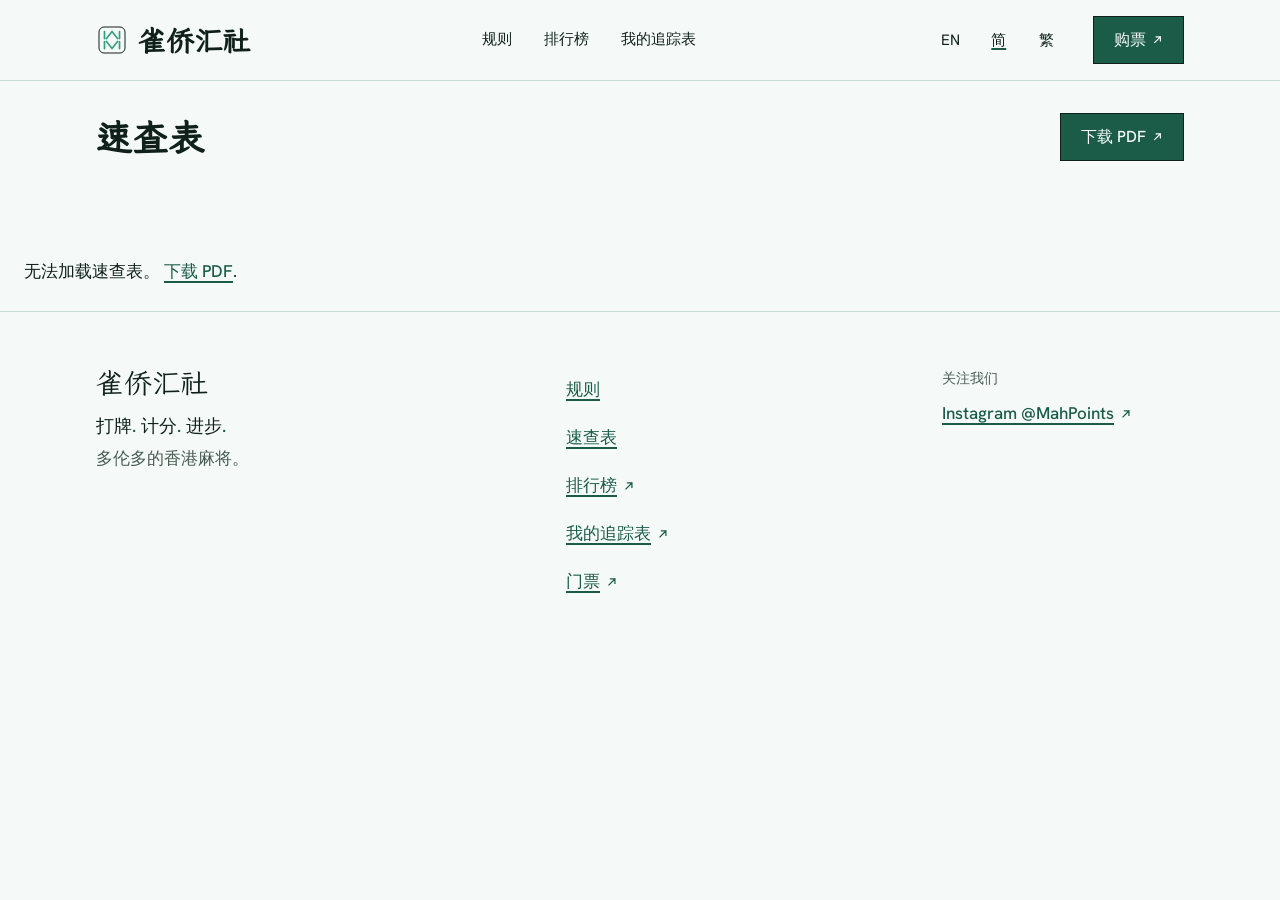
<file: zh-hans/cheatsheet/index.html>
<!DOCTYPE html><html lang="zh-Hans"><head><meta charset="utf-8"><meta name="viewport" content="width=device-width, initial-scale=1"><meta name="description" content="雀侨汇社香港麻将计分速查表。"><meta name="theme-color" content="#3c9e80"><meta name="google-site-verification" content="zeaw6q1uM6JsDT6dGJweT6RTzkGl_DJaMqMV3haJiN0"><link rel="sitemap" href="/sitemap-index.xml"><link rel="canonical" href="https://mahpoints.pages.dev/zh-hans/cheatsheet/"><link rel="icon" href="/favicon.ico" sizes="48x48"><link rel="icon" type="image/png" href="/favicon-48.png" sizes="48x48"><link rel="icon" type="image/svg+xml" href="/favicon.svg" sizes="any"><link rel="apple-touch-icon" href="/apple-touch-icon.png"><link rel="manifest" href="/manifest.webmanifest"><link rel="alternate" hreflang="en" href="https://mahpoints.pages.dev/cheatsheet/"><link rel="alternate" hreflang="zh-Hans" href="https://mahpoints.pages.dev/zh-hans/cheatsheet/"><link rel="alternate" hreflang="zh-Hant" href="https://mahpoints.pages.dev/zh-hant/cheatsheet/"><link rel="alternate" hreflang="x-default" href="https://mahpoints.pages.dev/cheatsheet/"><meta property="og:type" content="website"><meta property="og:site_name" content="雀侨汇社"><meta property="og:title" content="速查表 · 雀侨汇社"><meta property="og:description" content="雀侨汇社香港麻将计分速查表。"><meta property="og:url" content="https://mahpoints.pages.dev/zh-hans/cheatsheet/"><meta property="og:locale" content="zh_CN"><meta property="og:locale:alternate" content="en_CA"><meta property="og:locale:alternate" content="zh_HK"><meta property="og:image" content="https://mahpoints.pages.dev/og.png"><meta property="og:image:width" content="1200"><meta property="og:image:height" content="630"><meta property="og:image:alt" content="A mahjong tile drawn in jade hairlines beside the MahPoints wordmark."><meta name="twitter:card" content="summary_large_image"><meta name="twitter:title" content="速查表 · 雀侨汇社"><meta name="twitter:description" content="雀侨汇社香港麻将计分速查表。"><meta name="twitter:image" content="https://mahpoints.pages.dev/og.png"><meta name="generator" content="Astro v7.4.0"><title>速查表 · 雀侨汇社</title><link rel="stylesheet" href="/_astro/Layout.BJAwLrI-.css"></head><body><a href="#main" class="sr-only focus:not-sr-only focus:absolute focus:left-4 focus:top-4 focus:z-10 focus:bg-ink focus:px-4 focus:py-2 focus:text-ground">跳到正文</a><!-- Mobile: a scrolling top bar (wordmark, language) plus a fixed four-cell bottom bar. lg+: one sticky row. --><header class="top-0 z-20 border-b border-line bg-ground lg:sticky"><div class="mx-auto flex h-16 max-w-6xl items-center justify-between gap-6 px-5 lg:h-20 md:px-8"><a href="/zh-hans/" class="inline-flex min-h-11 items-center gap-2 font-display text-[1.375rem] font-bold leading-none lowercase no-underline lg:gap-2.5 lg:text-[1.75rem]" aria-label="雀侨汇社首页"><img src="/favicon.svg" alt="" width="32" height="32" class="size-7 lg:size-8">雀侨汇社</a><nav aria-label="主导航" class="fixed inset-x-0 bottom-0 z-20 grid grid-cols-4 border-t border-ink bg-ground text-sm lg:static lg:flex lg:gap-8 lg:border-0 lg:bg-transparent lg:text-[0.9375rem] max-lg:hidden"><a href="/zh-hans/rules" class="relative inline-flex min-h-14 items-center justify-center border-l border-line px-1 no-underline first:border-l-0 hover:underline aria-[current=page]:before:absolute aria-[current=page]:before:inset-x-0 aria-[current=page]:before:top-0 aria-[current=page]:before:h-0.5 aria-[current=page]:before:bg-ink lg:min-h-11 lg:justify-start lg:border-0 lg:px-0 lg:aria-[current=page]:underline lg:aria-[current=page]:before:content-none">规则</a><a href="/zh-hans/leaderboard" class="relative inline-flex min-h-14 items-center justify-center border-l border-line px-1 no-underline first:border-l-0 hover:underline aria-[current=page]:before:absolute aria-[current=page]:before:inset-x-0 aria-[current=page]:before:top-0 aria-[current=page]:before:h-0.5 aria-[current=page]:before:bg-ink lg:min-h-11 lg:justify-start lg:border-0 lg:px-0 lg:aria-[current=page]:underline lg:aria-[current=page]:before:content-none">排行榜</a><a href="/zh-hans/tracker" class="relative inline-flex min-h-14 items-center justify-center border-l border-line px-1 no-underline first:border-l-0 hover:underline aria-[current=page]:before:absolute aria-[current=page]:before:inset-x-0 aria-[current=page]:before:top-0 aria-[current=page]:before:h-0.5 aria-[current=page]:before:bg-ink lg:min-h-11 lg:justify-start lg:border-0 lg:px-0 lg:aria-[current=page]:underline lg:aria-[current=page]:before:content-none">我的追踪表</a><a href="https://luma.com/MahPoints" target="_blank" rel="noopener noreferrer" class="inline-flex min-h-14 items-center justify-center bg-brand-deep px-1 text-center font-medium text-ground no-underline active:bg-ink lg:hidden">购票<svg class="ml-1.5 inline-block h-[0.7em] w-[0.7em] align-baseline" viewBox="0 0 12 12" fill="none" stroke="currentColor" stroke-width="1.25" stroke-linecap="square" aria-hidden="true"><path d="M3 9 9 3M4.5 3H9v4.5"></path></svg><span class="sr-only">（在新标签页打开）</span></a></nav><!-- -mr-[11px] pulls the last glyph's tap-target padding out to the page gutter. --><ul class="flex -mr-[11px] text-lg lg:hidden" aria-label="语言"><li><a href="/cheatsheet/" lang="en" hreflang="en" title="English" aria-label="English" class="inline-flex min-h-11 min-w-10 items-center lg:min-w-11 justify-center no-underline hover:underline aria-[current=true]:underline aria-[current=true]:decoration-brand-deep aria-[current=true]:decoration-2">EN</a></li><li><a href="/zh-hans/cheatsheet/" lang="zh-Hans" hreflang="zh-Hans" title="简体中文" aria-label="简体中文" aria-current="true" class="inline-flex min-h-11 min-w-10 items-center lg:min-w-11 justify-center no-underline hover:underline aria-[current=true]:underline aria-[current=true]:decoration-brand-deep aria-[current=true]:decoration-2">简</a></li><li><a href="/zh-hant/cheatsheet/" lang="zh-Hant" hreflang="zh-Hant" title="繁體中文" aria-label="繁體中文" class="inline-flex min-h-11 min-w-10 items-center lg:min-w-11 justify-center no-underline hover:underline aria-[current=true]:underline aria-[current=true]:decoration-brand-deep aria-[current=true]:decoration-2">繁</a></li></ul><div class="hidden items-center gap-6 lg:flex"><ul class="flex gap-1 text-[0.9375rem]" aria-label="语言"><li><a href="/cheatsheet/" lang="en" hreflang="en" title="English" aria-label="English" class="inline-flex min-h-11 min-w-10 items-center lg:min-w-11 justify-center no-underline hover:underline aria-[current=true]:underline aria-[current=true]:decoration-brand-deep aria-[current=true]:decoration-2">EN</a></li><li><a href="/zh-hans/cheatsheet/" lang="zh-Hans" hreflang="zh-Hans" title="简体中文" aria-label="简体中文" aria-current="true" class="inline-flex min-h-11 min-w-10 items-center lg:min-w-11 justify-center no-underline hover:underline aria-[current=true]:underline aria-[current=true]:decoration-brand-deep aria-[current=true]:decoration-2">简</a></li><li><a href="/zh-hant/cheatsheet/" lang="zh-Hant" hreflang="zh-Hant" title="繁體中文" aria-label="繁體中文" class="inline-flex min-h-11 min-w-10 items-center lg:min-w-11 justify-center no-underline hover:underline aria-[current=true]:underline aria-[current=true]:decoration-brand-deep aria-[current=true]:decoration-2">繁</a></li></ul><a href="https://luma.com/MahPoints" class="inline-flex items-center border border-ink font-medium no-underline transition-colors duration-200 min-h-12 px-5 text-base bg-brand-deep text-ground hover:bg-ink" target="_blank" rel="noopener noreferrer">购票<svg class="ml-1.5 inline-block h-[0.7em] w-[0.7em] align-baseline" viewBox="0 0 12 12" fill="none" stroke="currentColor" stroke-width="1.25" stroke-linecap="square" aria-hidden="true"><path d="M3 9 9 3M4.5 3H9v4.5"></path></svg><span class="sr-only">（在新标签页打开）</span></a></div></div></header><main id="main"><div class="mx-auto max-w-6xl px-5 pt-8 pb-12 md:px-8"><div class="flex flex-wrap items-center justify-between gap-4 pb-6"><h1 class="text-3xl md:text-4xl">速查表</h1><a href="/mahpoints-rules.pdf" class="inline-flex items-center border border-ink font-medium no-underline transition-colors duration-200 min-h-12 px-5 text-base bg-brand-deep text-ground hover:bg-ink" target="_blank" rel="noopener noreferrer">下载 PDF<svg class="ml-1.5 inline-block h-[0.7em] w-[0.7em] align-baseline" viewBox="0 0 12 12" fill="none" stroke="currentColor" stroke-width="1.25" stroke-linecap="square" aria-hidden="true"><path d="M3 9 9 3M4.5 3H9v4.5"></path></svg><span class="sr-only">（在新标签页打开）</span></a></div></div><style>astro-island,astro-slot,astro-static-slot{display:contents}</style><script>(function(){let e=(e,t,n)=>{let r=async()=>{await(await e())()},i=typeof t.value==`object`?t.value:void 0,a={rootMargin:i==null?void 0:i.rootMargin},o=new IntersectionObserver(e=>{for(let t of e)if(t.isIntersecting){o.disconnect(),r();break}},a);for(let e of n.children)o.observe(e)};(self.Astro||(self.Astro={})).visible=e,window.dispatchEvent(new Event(`astro:visible`))})();</script><script>(function(){function e(t){"@babel/helpers - typeof";return e=typeof Symbol==`function`&&typeof Symbol.iterator==`symbol`?function(e){return typeof e}:function(e){return e&&typeof Symbol==`function`&&e.constructor===Symbol&&e!==Symbol.prototype?`symbol`:typeof e},e(t)}function t(t,n){if(e(t)!=`object`||!t)return t;var r=t[Symbol.toPrimitive];if(r!==void 0){var i=r.call(t,n||`default`);if(e(i)!=`object`)return i;throw TypeError(`@@toPrimitive must return a primitive value.`)}return(n===`string`?String:Number)(t)}function n(n){var r=t(n,`string`);return e(r)==`symbol`?r:r+``}function r(e,t,r){return(t=n(t))in e?Object.defineProperty(e,t,{value:r,enumerable:!0,configurable:!0,writable:!0}):e[t]=r,e}let i=/* @__PURE__ */ new Set([`__proto__`,`constructor`,`prototype`]);{let e={0:e=>a(e),1:e=>n(e),2:e=>new RegExp(e),3:e=>new Date(e),4:e=>new Map(n(e)),5:e=>new Set(n(e)),6:e=>BigInt(e),7:e=>new URL(e),8:e=>new Uint8Array(e),9:e=>new Uint16Array(e),10:e=>new Uint32Array(e),11:e=>1/0*e},t=t=>{let[n,r]=t;return n in e?e[n](r):void 0},n=e=>e.map(t),a=e=>typeof e!=`object`||!e?e:Object.fromEntries(Object.entries(e).map(([e,n])=>[e,t(n)]));class o extends HTMLElement{constructor(...e){super(...e),r(this,`Component`,void 0),r(this,`hydrator`,void 0),r(this,`hydrate`,async()=>{var e;if(!this.hydrator||!this.isConnected)return;let t=(e=this.parentElement)==null?void 0:e.closest(`astro-island[ssr]`);if(t){t.addEventListener(`astro:hydrate`,this.hydrate,{once:!0});return}let n=this.querySelectorAll(`astro-slot`),r={},i=this.querySelectorAll(`template[data-astro-template]`);for(let e of i){let t=e.closest(this.tagName);t!=null&&t.isSameNode(this)&&(r[e.getAttribute(`data-astro-template`)||`default`]=e.innerHTML,e.remove())}for(let e of n){let t=e.closest(this.tagName);t!=null&&t.isSameNode(this)&&(r[e.getAttribute(`name`)||`default`]=e.innerHTML)}let o;try{o=this.hasAttribute(`props`)?a(JSON.parse(this.getAttribute(`props`))):{}}catch(e){let t=this.getAttribute(`component-url`)||`<unknown>`,n=this.getAttribute(`component-export`);throw n&&(t+=` (export ${n})`),console.error(`[hydrate] Error parsing props for component ${t}`,this.getAttribute(`props`),e),e}await this.hydrator(this)(this.Component,o,r,{client:this.getAttribute(`client`)}),this.removeAttribute(`ssr`),this.dispatchEvent(new CustomEvent(`astro:hydrate`))}),r(this,`unmount`,()=>{this.isConnected||this.dispatchEvent(new CustomEvent(`astro:unmount`))})}disconnectedCallback(){document.removeEventListener(`astro:after-swap`,this.unmount),document.addEventListener(`astro:after-swap`,this.unmount,{once:!0})}connectedCallback(){if(!this.hasAttribute(`await-children`)||document.readyState===`interactive`||document.readyState===`complete`)this.childrenConnectedCallback();else{let e=()=>{document.removeEventListener(`DOMContentLoaded`,e),t.disconnect(),this.childrenConnectedCallback()},t=new MutationObserver(()=>{var t;((t=this.lastChild)==null?void 0:t.nodeType)===Node.COMMENT_NODE&&this.lastChild.nodeValue===`astro:end`&&(this.lastChild.remove(),e())});t.observe(this,{childList:!0}),document.addEventListener(`DOMContentLoaded`,e)}}async childrenConnectedCallback(){let e=this.getAttribute(`before-hydration-url`);e&&await import(e),this.start()}getRetryImportUrl(e){let t=new URL(e,document.baseURI);return t.searchParams.set(`astro-retry`,Date.now().toString()),t.toString()}async importWithRetry(e){try{return await import(e)}catch(t){return await new Promise(e=>setTimeout(e,1e3)),import(this.getRetryImportUrl(e))}}handleHydrationError(e){let t=this.getAttribute(`component-url`),n=new CustomEvent(`astro:hydration-error`,{cancelable:!0,bubbles:!0,composed:!0,detail:{error:e,componentUrl:t}});this.dispatchEvent(n)&&console.error(`[astro-island] Error hydrating ${t}`,e)}async start(){let e=JSON.parse(this.getAttribute(`opts`)),t=this.getAttribute(`client`);if(Astro[t]===void 0)window.addEventListener(`astro:${t}`,()=>this.start(),{once:!0});else try{await Astro[t](async()=>{let e=this.getAttribute(`renderer-url`);try{let[t,{default:n}]=await Promise.all([this.importWithRetry(this.getAttribute(`component-url`)),e?this.importWithRetry(e):Promise.resolve({default:()=>()=>{}})]),r=this.getAttribute(`component-export`)||`default`;if(r.includes(`.`)){this.Component=t;for(let e of r.split(`.`)){if(i.has(e)||!this.Component||typeof this.Component!=`object`&&typeof this.Component!=`function`||!Object.hasOwn(this.Component,e))throw Error(`Invalid component export path: ${r}`);this.Component=this.Component[e]}}else{if(i.has(r))throw Error(`Invalid component export path: ${r}`);this.Component=t[r]}return this.hydrator=n,this.hydrate}catch(e){return this.handleHydrationError(e),()=>{}}},e,this)}catch(e){this.handleHydrationError(e)}}attributeChangedCallback(){this.hydrate()}}r(o,`observedAttributes`,[`props`]),customElements.get(`astro-island`)||customElements.define(`astro-island`,o)}})();</script><astro-island uid="Z1L3TVI" prefix="r1" component-url="/_astro/PdfViewer.BprFhy1K.js" component-export="default" renderer-url="/_astro/client.C7WjD2Pw.js" props="{&quot;src&quot;:[0,&quot;/mahpoints-rules.pdf&quot;],&quot;label&quot;:[0,&quot;雀侨汇社计分速查表&quot;],&quot;loading&quot;:[0,&quot;正在加载速查表…&quot;],&quot;failed&quot;:[0,&quot;无法加载速查表。&quot;],&quot;failedLink&quot;:[0,&quot;下载 PDF&quot;]}" ssr client="visible" opts="{&quot;name&quot;:&quot;PdfViewer&quot;,&quot;value&quot;:true}" await-children><div><p class="p-6 text-muted">正在加载速查表…</p><div role="img" aria-label="雀侨汇社计分速查表" class="mx-auto max-w-6xl space-y-px bg-line"></div></div><!--astro:end--></astro-island></main><footer class="border-t border-line"><div class="mx-auto grid max-w-6xl gap-10 px-5 py-14 md:grid-cols-12 md:px-8"><div class="md:col-span-5"><p class="font-display text-[1.75rem] leading-none lowercase">雀侨汇社</p><p class="mt-4 text-lg font-medium"><span class="whitespace-nowrap">打牌<span class="text-brand-deep">.</span></span> <span class="whitespace-nowrap">计分<span class="text-brand-deep">.</span></span> <span class="whitespace-nowrap">进步<span class="text-brand-deep">.</span></span> </p><p class="mt-1 max-w-[34ch] text-muted">多伦多的香港麻将。</p></div><nav aria-label="页脚导航" class="md:col-span-4"><ul class="space-y-1"><li><a class="link inline-flex min-h-11 items-center" href="/zh-hans/rules">规则</a></li><li><a class="link inline-flex min-h-11 items-center" href="/zh-hans/cheatsheet">速查表</a></li><li><a class="link inline-flex min-h-11 items-center" href="/leaderboard" target="_blank" rel="noopener noreferrer">排行榜<svg class="ml-1.5 inline-block h-[0.7em] w-[0.7em] align-baseline" viewBox="0 0 12 12" fill="none" stroke="currentColor" stroke-width="1.25" stroke-linecap="square" aria-hidden="true"><path d="M3 9 9 3M4.5 3H9v4.5"></path></svg><span class="sr-only">（在新标签页打开）</span></a></li><li><a class="link inline-flex min-h-11 items-center" href="/tracker" target="_blank" rel="noopener noreferrer">我的追踪表<svg class="ml-1.5 inline-block h-[0.7em] w-[0.7em] align-baseline" viewBox="0 0 12 12" fill="none" stroke="currentColor" stroke-width="1.25" stroke-linecap="square" aria-hidden="true"><path d="M3 9 9 3M4.5 3H9v4.5"></path></svg><span class="sr-only">（在新标签页打开）</span></a></li><li><a class="link inline-flex min-h-11 items-center" href="https://luma.com/MahPoints" target="_blank" rel="noopener noreferrer">门票<svg class="ml-1.5 inline-block h-[0.7em] w-[0.7em] align-baseline" viewBox="0 0 12 12" fill="none" stroke="currentColor" stroke-width="1.25" stroke-linecap="square" aria-hidden="true"><path d="M3 9 9 3M4.5 3H9v4.5"></path></svg><span class="sr-only">（在新标签页打开）</span></a></li></ul></nav><div class="md:col-span-3"><p class="text-sm text-muted">关注我们</p><a class="link mt-1 inline-flex min-h-11 items-center" href="https://www.instagram.com/mahpoints/" target="_blank" rel="noopener noreferrer">Instagram @MahPoints<svg class="ml-1.5 inline-block h-[0.7em] w-[0.7em] align-baseline" viewBox="0 0 12 12" fill="none" stroke="currentColor" stroke-width="1.25" stroke-linecap="square" aria-hidden="true"><path d="M3 9 9 3M4.5 3H9v4.5"></path></svg><span class="sr-only">（在新标签页打开）</span></a></div></div></footer></body></html>
</file>
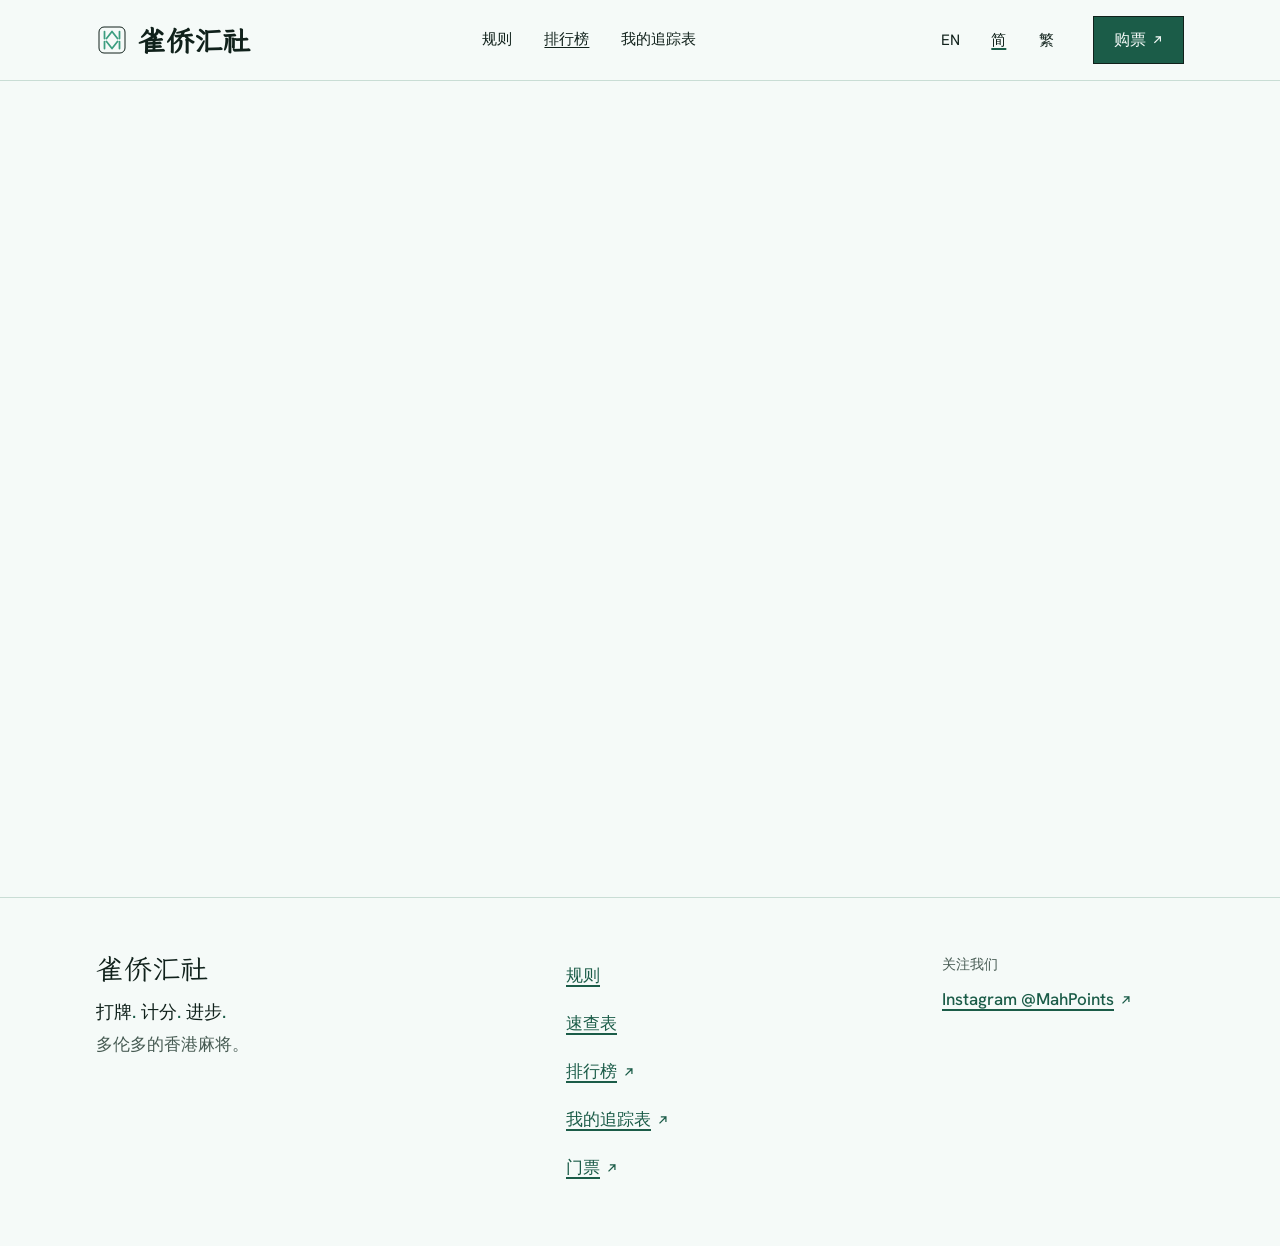
<file: zh-hans/leaderboard/index.html>
<!DOCTYPE html><html lang="zh-Hans"><head><meta charset="utf-8"><meta name="viewport" content="width=device-width, initial-scale=1"><meta name="description" content="一个在多伦多打完整香港麻将的联赛：16局、3番起胡，积分跨场累计。"><meta name="theme-color" content="#3c9e80"><meta name="google-site-verification" content="zeaw6q1uM6JsDT6dGJweT6RTzkGl_DJaMqMV3haJiN0"><link rel="sitemap" href="/sitemap-index.xml"><link rel="canonical" href="https://mahpoints.pages.dev/zh-hans/leaderboard/"><link rel="icon" href="/favicon.ico" sizes="48x48"><link rel="icon" type="image/png" href="/favicon-48.png" sizes="48x48"><link rel="icon" type="image/svg+xml" href="/favicon.svg" sizes="any"><link rel="apple-touch-icon" href="/apple-touch-icon.png"><link rel="manifest" href="/manifest.webmanifest"><link rel="alternate" hreflang="en" href="https://mahpoints.pages.dev/leaderboard/"><link rel="alternate" hreflang="zh-Hans" href="https://mahpoints.pages.dev/zh-hans/leaderboard/"><link rel="alternate" hreflang="zh-Hant" href="https://mahpoints.pages.dev/zh-hant/leaderboard/"><link rel="alternate" hreflang="x-default" href="https://mahpoints.pages.dev/leaderboard/"><meta property="og:type" content="website"><meta property="og:site_name" content="雀侨汇社"><meta property="og:title" content="排行榜 · 雀侨汇社"><meta property="og:description" content="一个在多伦多打完整香港麻将的联赛：16局、3番起胡，积分跨场累计。"><meta property="og:url" content="https://mahpoints.pages.dev/zh-hans/leaderboard/"><meta property="og:locale" content="zh_CN"><meta property="og:locale:alternate" content="en_CA"><meta property="og:locale:alternate" content="zh_HK"><meta property="og:image" content="https://mahpoints.pages.dev/og.png"><meta property="og:image:width" content="1200"><meta property="og:image:height" content="630"><meta property="og:image:alt" content="A mahjong tile drawn in jade hairlines beside the MahPoints wordmark."><meta name="twitter:card" content="summary_large_image"><meta name="twitter:title" content="排行榜 · 雀侨汇社"><meta name="twitter:description" content="一个在多伦多打完整香港麻将的联赛：16局、3番起胡，积分跨场累计。"><meta name="twitter:image" content="https://mahpoints.pages.dev/og.png"><meta name="generator" content="Astro v7.4.0"><title>排行榜 · 雀侨汇社</title><link rel="stylesheet" href="/_astro/Layout.BJAwLrI-.css"></head><body class="pb-14 lg:pb-0"><a href="#main" class="sr-only focus:not-sr-only focus:absolute focus:left-4 focus:top-4 focus:z-10 focus:bg-ink focus:px-4 focus:py-2 focus:text-ground">跳到正文</a><!-- Mobile: a scrolling top bar (wordmark, language) plus a fixed four-cell bottom bar. lg+: one sticky row. --><header class="top-0 z-20 border-b border-line bg-ground lg:sticky"><div class="mx-auto flex h-16 max-w-6xl items-center justify-between gap-6 px-5 lg:h-20 md:px-8"><a href="/zh-hans/" class="inline-flex min-h-11 items-center gap-2 font-display text-[1.375rem] font-bold leading-none lowercase no-underline lg:gap-2.5 lg:text-[1.75rem]" aria-label="雀侨汇社首页"><img src="/favicon.svg" alt="" width="32" height="32" class="size-7 lg:size-8">雀侨汇社</a><nav aria-label="主导航" class="fixed inset-x-0 bottom-0 z-20 grid grid-cols-4 border-t border-ink bg-ground text-sm lg:static lg:flex lg:gap-8 lg:border-0 lg:bg-transparent lg:text-[0.9375rem]"><a href="/zh-hans/rules" class="relative inline-flex min-h-14 items-center justify-center border-l border-line px-1 no-underline first:border-l-0 hover:underline aria-[current=page]:before:absolute aria-[current=page]:before:inset-x-0 aria-[current=page]:before:top-0 aria-[current=page]:before:h-0.5 aria-[current=page]:before:bg-ink lg:min-h-11 lg:justify-start lg:border-0 lg:px-0 lg:aria-[current=page]:underline lg:aria-[current=page]:before:content-none">规则</a><a href="/zh-hans/leaderboard" aria-current="page" class="relative inline-flex min-h-14 items-center justify-center border-l border-line px-1 no-underline first:border-l-0 hover:underline aria-[current=page]:before:absolute aria-[current=page]:before:inset-x-0 aria-[current=page]:before:top-0 aria-[current=page]:before:h-0.5 aria-[current=page]:before:bg-ink lg:min-h-11 lg:justify-start lg:border-0 lg:px-0 lg:aria-[current=page]:underline lg:aria-[current=page]:before:content-none">排行榜</a><a href="/zh-hans/tracker" class="relative inline-flex min-h-14 items-center justify-center border-l border-line px-1 no-underline first:border-l-0 hover:underline aria-[current=page]:before:absolute aria-[current=page]:before:inset-x-0 aria-[current=page]:before:top-0 aria-[current=page]:before:h-0.5 aria-[current=page]:before:bg-ink lg:min-h-11 lg:justify-start lg:border-0 lg:px-0 lg:aria-[current=page]:underline lg:aria-[current=page]:before:content-none">我的追踪表</a><a href="https://luma.com/MahPoints" target="_blank" rel="noopener noreferrer" class="inline-flex min-h-14 items-center justify-center bg-brand-deep px-1 text-center font-medium text-ground no-underline active:bg-ink lg:hidden">购票<svg class="ml-1.5 inline-block h-[0.7em] w-[0.7em] align-baseline" viewBox="0 0 12 12" fill="none" stroke="currentColor" stroke-width="1.25" stroke-linecap="square" aria-hidden="true"><path d="M3 9 9 3M4.5 3H9v4.5"></path></svg><span class="sr-only">（在新标签页打开）</span></a></nav><!-- -mr-[11px] pulls the last glyph's tap-target padding out to the page gutter. --><ul class="flex -mr-[11px] text-lg lg:hidden" aria-label="语言"><li><a href="/leaderboard/" lang="en" hreflang="en" title="English" aria-label="English" class="inline-flex min-h-11 min-w-10 items-center lg:min-w-11 justify-center no-underline hover:underline aria-[current=true]:underline aria-[current=true]:decoration-brand-deep aria-[current=true]:decoration-2">EN</a></li><li><a href="/zh-hans/leaderboard/" lang="zh-Hans" hreflang="zh-Hans" title="简体中文" aria-label="简体中文" aria-current="true" class="inline-flex min-h-11 min-w-10 items-center lg:min-w-11 justify-center no-underline hover:underline aria-[current=true]:underline aria-[current=true]:decoration-brand-deep aria-[current=true]:decoration-2">简</a></li><li><a href="/zh-hant/leaderboard/" lang="zh-Hant" hreflang="zh-Hant" title="繁體中文" aria-label="繁體中文" class="inline-flex min-h-11 min-w-10 items-center lg:min-w-11 justify-center no-underline hover:underline aria-[current=true]:underline aria-[current=true]:decoration-brand-deep aria-[current=true]:decoration-2">繁</a></li></ul><div class="hidden items-center gap-6 lg:flex"><ul class="flex gap-1 text-[0.9375rem]" aria-label="语言"><li><a href="/leaderboard/" lang="en" hreflang="en" title="English" aria-label="English" class="inline-flex min-h-11 min-w-10 items-center lg:min-w-11 justify-center no-underline hover:underline aria-[current=true]:underline aria-[current=true]:decoration-brand-deep aria-[current=true]:decoration-2">EN</a></li><li><a href="/zh-hans/leaderboard/" lang="zh-Hans" hreflang="zh-Hans" title="简体中文" aria-label="简体中文" aria-current="true" class="inline-flex min-h-11 min-w-10 items-center lg:min-w-11 justify-center no-underline hover:underline aria-[current=true]:underline aria-[current=true]:decoration-brand-deep aria-[current=true]:decoration-2">简</a></li><li><a href="/zh-hant/leaderboard/" lang="zh-Hant" hreflang="zh-Hant" title="繁體中文" aria-label="繁體中文" class="inline-flex min-h-11 min-w-10 items-center lg:min-w-11 justify-center no-underline hover:underline aria-[current=true]:underline aria-[current=true]:decoration-brand-deep aria-[current=true]:decoration-2">繁</a></li></ul><a href="https://luma.com/MahPoints" class="inline-flex items-center border border-ink font-medium no-underline transition-colors duration-200 min-h-12 px-5 text-base bg-brand-deep text-ground hover:bg-ink" target="_blank" rel="noopener noreferrer">购票<svg class="ml-1.5 inline-block h-[0.7em] w-[0.7em] align-baseline" viewBox="0 0 12 12" fill="none" stroke="currentColor" stroke-width="1.25" stroke-linecap="square" aria-hidden="true"><path d="M3 9 9 3M4.5 3H9v4.5"></path></svg><span class="sr-only">（在新标签页打开）</span></a></div></div></header><main id="main"><iframe title="排行榜" src="https://datastudio.google.com/embed/reporting/59b5510f-9f00-4a3e-a53a-e17a5d8b1074/page/page_12345" class="block h-[calc(100dvh-8rem)] lg:h-[calc(100dvh-5.25rem)] min-h-[32rem] w-full border-0" allowfullscreen sandbox="allow-storage-access-by-user-activation allow-scripts allow-same-origin allow-popups allow-popups-to-escape-sandbox"></iframe></main><footer class="border-t border-line"><div class="mx-auto grid max-w-6xl gap-10 px-5 py-14 md:grid-cols-12 md:px-8"><div class="md:col-span-5"><p class="font-display text-[1.75rem] leading-none lowercase">雀侨汇社</p><p class="mt-4 text-lg font-medium"><span class="whitespace-nowrap">打牌<span class="text-brand-deep">.</span></span> <span class="whitespace-nowrap">计分<span class="text-brand-deep">.</span></span> <span class="whitespace-nowrap">进步<span class="text-brand-deep">.</span></span> </p><p class="mt-1 max-w-[34ch] text-muted">多伦多的香港麻将。</p></div><nav aria-label="页脚导航" class="md:col-span-4"><ul class="space-y-1"><li><a class="link inline-flex min-h-11 items-center" href="/zh-hans/rules">规则</a></li><li><a class="link inline-flex min-h-11 items-center" href="/zh-hans/cheatsheet">速查表</a></li><li><a class="link inline-flex min-h-11 items-center" href="/leaderboard" target="_blank" rel="noopener noreferrer">排行榜<svg class="ml-1.5 inline-block h-[0.7em] w-[0.7em] align-baseline" viewBox="0 0 12 12" fill="none" stroke="currentColor" stroke-width="1.25" stroke-linecap="square" aria-hidden="true"><path d="M3 9 9 3M4.5 3H9v4.5"></path></svg><span class="sr-only">（在新标签页打开）</span></a></li><li><a class="link inline-flex min-h-11 items-center" href="/tracker" target="_blank" rel="noopener noreferrer">我的追踪表<svg class="ml-1.5 inline-block h-[0.7em] w-[0.7em] align-baseline" viewBox="0 0 12 12" fill="none" stroke="currentColor" stroke-width="1.25" stroke-linecap="square" aria-hidden="true"><path d="M3 9 9 3M4.5 3H9v4.5"></path></svg><span class="sr-only">（在新标签页打开）</span></a></li><li><a class="link inline-flex min-h-11 items-center" href="https://luma.com/MahPoints" target="_blank" rel="noopener noreferrer">门票<svg class="ml-1.5 inline-block h-[0.7em] w-[0.7em] align-baseline" viewBox="0 0 12 12" fill="none" stroke="currentColor" stroke-width="1.25" stroke-linecap="square" aria-hidden="true"><path d="M3 9 9 3M4.5 3H9v4.5"></path></svg><span class="sr-only">（在新标签页打开）</span></a></li></ul></nav><div class="md:col-span-3"><p class="text-sm text-muted">关注我们</p><a class="link mt-1 inline-flex min-h-11 items-center" href="https://www.instagram.com/mahpoints/" target="_blank" rel="noopener noreferrer">Instagram @MahPoints<svg class="ml-1.5 inline-block h-[0.7em] w-[0.7em] align-baseline" viewBox="0 0 12 12" fill="none" stroke="currentColor" stroke-width="1.25" stroke-linecap="square" aria-hidden="true"><path d="M3 9 9 3M4.5 3H9v4.5"></path></svg><span class="sr-only">（在新标签页打开）</span></a></div></div></footer></body></html>
</file>
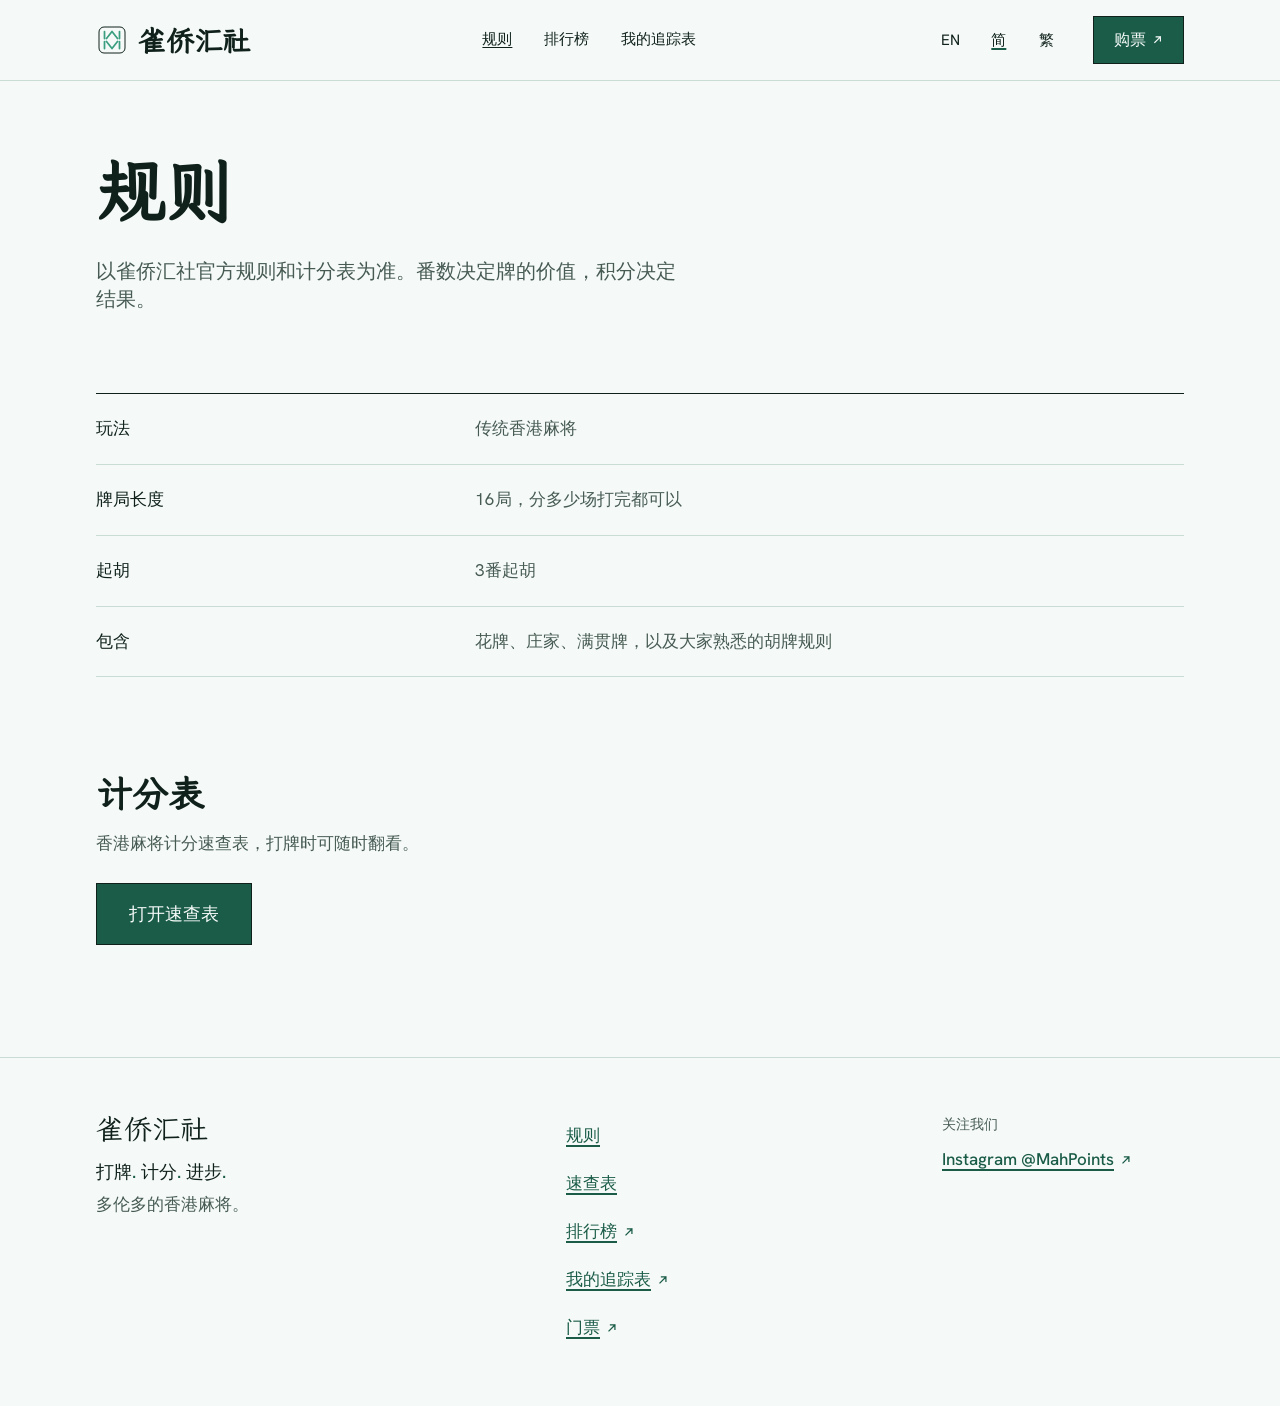
<file: zh-hans/rules/index.html>
<!DOCTYPE html><html lang="zh-Hans"><head><meta charset="utf-8"><meta name="viewport" content="width=device-width, initial-scale=1"><meta name="description" content="雀侨汇社香港麻将官方规则和计分表。"><meta name="theme-color" content="#3c9e80"><meta name="google-site-verification" content="zeaw6q1uM6JsDT6dGJweT6RTzkGl_DJaMqMV3haJiN0"><link rel="sitemap" href="/sitemap-index.xml"><link rel="canonical" href="https://mahpoints.pages.dev/zh-hans/rules/"><link rel="icon" href="/favicon.ico" sizes="48x48"><link rel="icon" type="image/png" href="/favicon-48.png" sizes="48x48"><link rel="icon" type="image/svg+xml" href="/favicon.svg" sizes="any"><link rel="apple-touch-icon" href="/apple-touch-icon.png"><link rel="manifest" href="/manifest.webmanifest"><link rel="alternate" hreflang="en" href="https://mahpoints.pages.dev/rules/"><link rel="alternate" hreflang="zh-Hans" href="https://mahpoints.pages.dev/zh-hans/rules/"><link rel="alternate" hreflang="zh-Hant" href="https://mahpoints.pages.dev/zh-hant/rules/"><link rel="alternate" hreflang="x-default" href="https://mahpoints.pages.dev/rules/"><meta property="og:type" content="website"><meta property="og:site_name" content="雀侨汇社"><meta property="og:title" content="规则 · 雀侨汇社"><meta property="og:description" content="雀侨汇社香港麻将官方规则和计分表。"><meta property="og:url" content="https://mahpoints.pages.dev/zh-hans/rules/"><meta property="og:locale" content="zh_CN"><meta property="og:locale:alternate" content="en_CA"><meta property="og:locale:alternate" content="zh_HK"><meta property="og:image" content="https://mahpoints.pages.dev/og.png"><meta property="og:image:width" content="1200"><meta property="og:image:height" content="630"><meta property="og:image:alt" content="A mahjong tile drawn in jade hairlines beside the MahPoints wordmark."><meta name="twitter:card" content="summary_large_image"><meta name="twitter:title" content="规则 · 雀侨汇社"><meta name="twitter:description" content="雀侨汇社香港麻将官方规则和计分表。"><meta name="twitter:image" content="https://mahpoints.pages.dev/og.png"><meta name="generator" content="Astro v7.4.0"><title>规则 · 雀侨汇社</title><link rel="stylesheet" href="/_astro/Layout.BJAwLrI-.css"></head><body class="pb-14 lg:pb-0"><a href="#main" class="sr-only focus:not-sr-only focus:absolute focus:left-4 focus:top-4 focus:z-10 focus:bg-ink focus:px-4 focus:py-2 focus:text-ground">跳到正文</a><!-- Mobile: a scrolling top bar (wordmark, language) plus a fixed four-cell bottom bar. lg+: one sticky row. --><header class="top-0 z-20 border-b border-line bg-ground lg:sticky"><div class="mx-auto flex h-16 max-w-6xl items-center justify-between gap-6 px-5 lg:h-20 md:px-8"><a href="/zh-hans/" class="inline-flex min-h-11 items-center gap-2 font-display text-[1.375rem] font-bold leading-none lowercase no-underline lg:gap-2.5 lg:text-[1.75rem]" aria-label="雀侨汇社首页"><img src="/favicon.svg" alt="" width="32" height="32" class="size-7 lg:size-8">雀侨汇社</a><nav aria-label="主导航" class="fixed inset-x-0 bottom-0 z-20 grid grid-cols-4 border-t border-ink bg-ground text-sm lg:static lg:flex lg:gap-8 lg:border-0 lg:bg-transparent lg:text-[0.9375rem]"><a href="/zh-hans/rules" aria-current="page" class="relative inline-flex min-h-14 items-center justify-center border-l border-line px-1 no-underline first:border-l-0 hover:underline aria-[current=page]:before:absolute aria-[current=page]:before:inset-x-0 aria-[current=page]:before:top-0 aria-[current=page]:before:h-0.5 aria-[current=page]:before:bg-ink lg:min-h-11 lg:justify-start lg:border-0 lg:px-0 lg:aria-[current=page]:underline lg:aria-[current=page]:before:content-none">规则</a><a href="/zh-hans/leaderboard" class="relative inline-flex min-h-14 items-center justify-center border-l border-line px-1 no-underline first:border-l-0 hover:underline aria-[current=page]:before:absolute aria-[current=page]:before:inset-x-0 aria-[current=page]:before:top-0 aria-[current=page]:before:h-0.5 aria-[current=page]:before:bg-ink lg:min-h-11 lg:justify-start lg:border-0 lg:px-0 lg:aria-[current=page]:underline lg:aria-[current=page]:before:content-none">排行榜</a><a href="/zh-hans/tracker" class="relative inline-flex min-h-14 items-center justify-center border-l border-line px-1 no-underline first:border-l-0 hover:underline aria-[current=page]:before:absolute aria-[current=page]:before:inset-x-0 aria-[current=page]:before:top-0 aria-[current=page]:before:h-0.5 aria-[current=page]:before:bg-ink lg:min-h-11 lg:justify-start lg:border-0 lg:px-0 lg:aria-[current=page]:underline lg:aria-[current=page]:before:content-none">我的追踪表</a><a href="https://luma.com/MahPoints" target="_blank" rel="noopener noreferrer" class="inline-flex min-h-14 items-center justify-center bg-brand-deep px-1 text-center font-medium text-ground no-underline active:bg-ink lg:hidden">购票<svg class="ml-1.5 inline-block h-[0.7em] w-[0.7em] align-baseline" viewBox="0 0 12 12" fill="none" stroke="currentColor" stroke-width="1.25" stroke-linecap="square" aria-hidden="true"><path d="M3 9 9 3M4.5 3H9v4.5"></path></svg><span class="sr-only">（在新标签页打开）</span></a></nav><!-- -mr-[11px] pulls the last glyph's tap-target padding out to the page gutter. --><ul class="flex -mr-[11px] text-lg lg:hidden" aria-label="语言"><li><a href="/rules/" lang="en" hreflang="en" title="English" aria-label="English" class="inline-flex min-h-11 min-w-10 items-center lg:min-w-11 justify-center no-underline hover:underline aria-[current=true]:underline aria-[current=true]:decoration-brand-deep aria-[current=true]:decoration-2">EN</a></li><li><a href="/zh-hans/rules/" lang="zh-Hans" hreflang="zh-Hans" title="简体中文" aria-label="简体中文" aria-current="true" class="inline-flex min-h-11 min-w-10 items-center lg:min-w-11 justify-center no-underline hover:underline aria-[current=true]:underline aria-[current=true]:decoration-brand-deep aria-[current=true]:decoration-2">简</a></li><li><a href="/zh-hant/rules/" lang="zh-Hant" hreflang="zh-Hant" title="繁體中文" aria-label="繁體中文" class="inline-flex min-h-11 min-w-10 items-center lg:min-w-11 justify-center no-underline hover:underline aria-[current=true]:underline aria-[current=true]:decoration-brand-deep aria-[current=true]:decoration-2">繁</a></li></ul><div class="hidden items-center gap-6 lg:flex"><ul class="flex gap-1 text-[0.9375rem]" aria-label="语言"><li><a href="/rules/" lang="en" hreflang="en" title="English" aria-label="English" class="inline-flex min-h-11 min-w-10 items-center lg:min-w-11 justify-center no-underline hover:underline aria-[current=true]:underline aria-[current=true]:decoration-brand-deep aria-[current=true]:decoration-2">EN</a></li><li><a href="/zh-hans/rules/" lang="zh-Hans" hreflang="zh-Hans" title="简体中文" aria-label="简体中文" aria-current="true" class="inline-flex min-h-11 min-w-10 items-center lg:min-w-11 justify-center no-underline hover:underline aria-[current=true]:underline aria-[current=true]:decoration-brand-deep aria-[current=true]:decoration-2">简</a></li><li><a href="/zh-hant/rules/" lang="zh-Hant" hreflang="zh-Hant" title="繁體中文" aria-label="繁體中文" class="inline-flex min-h-11 min-w-10 items-center lg:min-w-11 justify-center no-underline hover:underline aria-[current=true]:underline aria-[current=true]:decoration-brand-deep aria-[current=true]:decoration-2">繁</a></li></ul><a href="https://luma.com/MahPoints" class="inline-flex items-center border border-ink font-medium no-underline transition-colors duration-200 min-h-12 px-5 text-base bg-brand-deep text-ground hover:bg-ink" target="_blank" rel="noopener noreferrer">购票<svg class="ml-1.5 inline-block h-[0.7em] w-[0.7em] align-baseline" viewBox="0 0 12 12" fill="none" stroke="currentColor" stroke-width="1.25" stroke-linecap="square" aria-hidden="true"><path d="M3 9 9 3M4.5 3H9v4.5"></path></svg><span class="sr-only">（在新标签页打开）</span></a></div></div></header><main id="main"><article class="mx-auto max-w-6xl px-5 pt-14 pb-20 md:px-8 md:pt-18 md:pb-28"><div class="grid gap-10 md:grid-cols-12 md:gap-12"><div class="md:col-span-8"><h1 class="text-[clamp(2.25rem,7vw,4.25rem)] leading-[1.08]">规则</h1><p class="mt-8 max-w-[56ch] text-xl leading-snug text-muted">以雀侨汇社官方规则和计分表为准。番数决定牌的价值，积分决定结果。</p></div></div><dl class="mt-14 border-t border-ink md:mt-20"><div class="grid gap-1 border-b border-line py-5 md:grid-cols-12 md:gap-12"><dt class="font-medium md:col-span-4">玩法</dt><dd class="max-w-[56ch] text-muted md:col-span-8">传统香港麻将</dd></div><div class="grid gap-1 border-b border-line py-5 md:grid-cols-12 md:gap-12"><dt class="font-medium md:col-span-4">牌局长度</dt><dd class="max-w-[56ch] text-muted md:col-span-8">16局，分多少场打完都可以</dd></div><div class="grid gap-1 border-b border-line py-5 md:grid-cols-12 md:gap-12"><dt class="font-medium md:col-span-4">起胡</dt><dd class="max-w-[56ch] text-muted md:col-span-8">3番起胡</dd></div><div class="grid gap-1 border-b border-line py-5 md:grid-cols-12 md:gap-12"><dt class="font-medium md:col-span-4">包含</dt><dd class="max-w-[56ch] text-muted md:col-span-8">花牌、庄家、满贯牌，以及大家熟悉的胡牌规则</dd></div></dl><section class="mt-16 md:mt-24" aria-labelledby="sheet"><h2 id="sheet" class="text-3xl md:text-4xl">计分表</h2><p class="mt-4 max-w-[56ch] text-muted">香港麻将计分速查表，打牌时可随时翻看。</p><a href="/zh-hans/cheatsheet" class="inline-flex items-center border border-ink font-medium no-underline transition-colors duration-200 min-h-14 px-8 py-4 text-lg bg-brand-deep text-ground hover:bg-ink mt-6">打开速查表</a></section></article></main><footer class="border-t border-line"><div class="mx-auto grid max-w-6xl gap-10 px-5 py-14 md:grid-cols-12 md:px-8"><div class="md:col-span-5"><p class="font-display text-[1.75rem] leading-none lowercase">雀侨汇社</p><p class="mt-4 text-lg font-medium"><span class="whitespace-nowrap">打牌<span class="text-brand-deep">.</span></span> <span class="whitespace-nowrap">计分<span class="text-brand-deep">.</span></span> <span class="whitespace-nowrap">进步<span class="text-brand-deep">.</span></span> </p><p class="mt-1 max-w-[34ch] text-muted">多伦多的香港麻将。</p></div><nav aria-label="页脚导航" class="md:col-span-4"><ul class="space-y-1"><li><a class="link inline-flex min-h-11 items-center" href="/zh-hans/rules">规则</a></li><li><a class="link inline-flex min-h-11 items-center" href="/zh-hans/cheatsheet">速查表</a></li><li><a class="link inline-flex min-h-11 items-center" href="/leaderboard" target="_blank" rel="noopener noreferrer">排行榜<svg class="ml-1.5 inline-block h-[0.7em] w-[0.7em] align-baseline" viewBox="0 0 12 12" fill="none" stroke="currentColor" stroke-width="1.25" stroke-linecap="square" aria-hidden="true"><path d="M3 9 9 3M4.5 3H9v4.5"></path></svg><span class="sr-only">（在新标签页打开）</span></a></li><li><a class="link inline-flex min-h-11 items-center" href="/tracker" target="_blank" rel="noopener noreferrer">我的追踪表<svg class="ml-1.5 inline-block h-[0.7em] w-[0.7em] align-baseline" viewBox="0 0 12 12" fill="none" stroke="currentColor" stroke-width="1.25" stroke-linecap="square" aria-hidden="true"><path d="M3 9 9 3M4.5 3H9v4.5"></path></svg><span class="sr-only">（在新标签页打开）</span></a></li><li><a class="link inline-flex min-h-11 items-center" href="https://luma.com/MahPoints" target="_blank" rel="noopener noreferrer">门票<svg class="ml-1.5 inline-block h-[0.7em] w-[0.7em] align-baseline" viewBox="0 0 12 12" fill="none" stroke="currentColor" stroke-width="1.25" stroke-linecap="square" aria-hidden="true"><path d="M3 9 9 3M4.5 3H9v4.5"></path></svg><span class="sr-only">（在新标签页打开）</span></a></li></ul></nav><div class="md:col-span-3"><p class="text-sm text-muted">关注我们</p><a class="link mt-1 inline-flex min-h-11 items-center" href="https://www.instagram.com/mahpoints/" target="_blank" rel="noopener noreferrer">Instagram @MahPoints<svg class="ml-1.5 inline-block h-[0.7em] w-[0.7em] align-baseline" viewBox="0 0 12 12" fill="none" stroke="currentColor" stroke-width="1.25" stroke-linecap="square" aria-hidden="true"><path d="M3 9 9 3M4.5 3H9v4.5"></path></svg><span class="sr-only">（在新标签页打开）</span></a></div></div></footer></body></html>
</file>
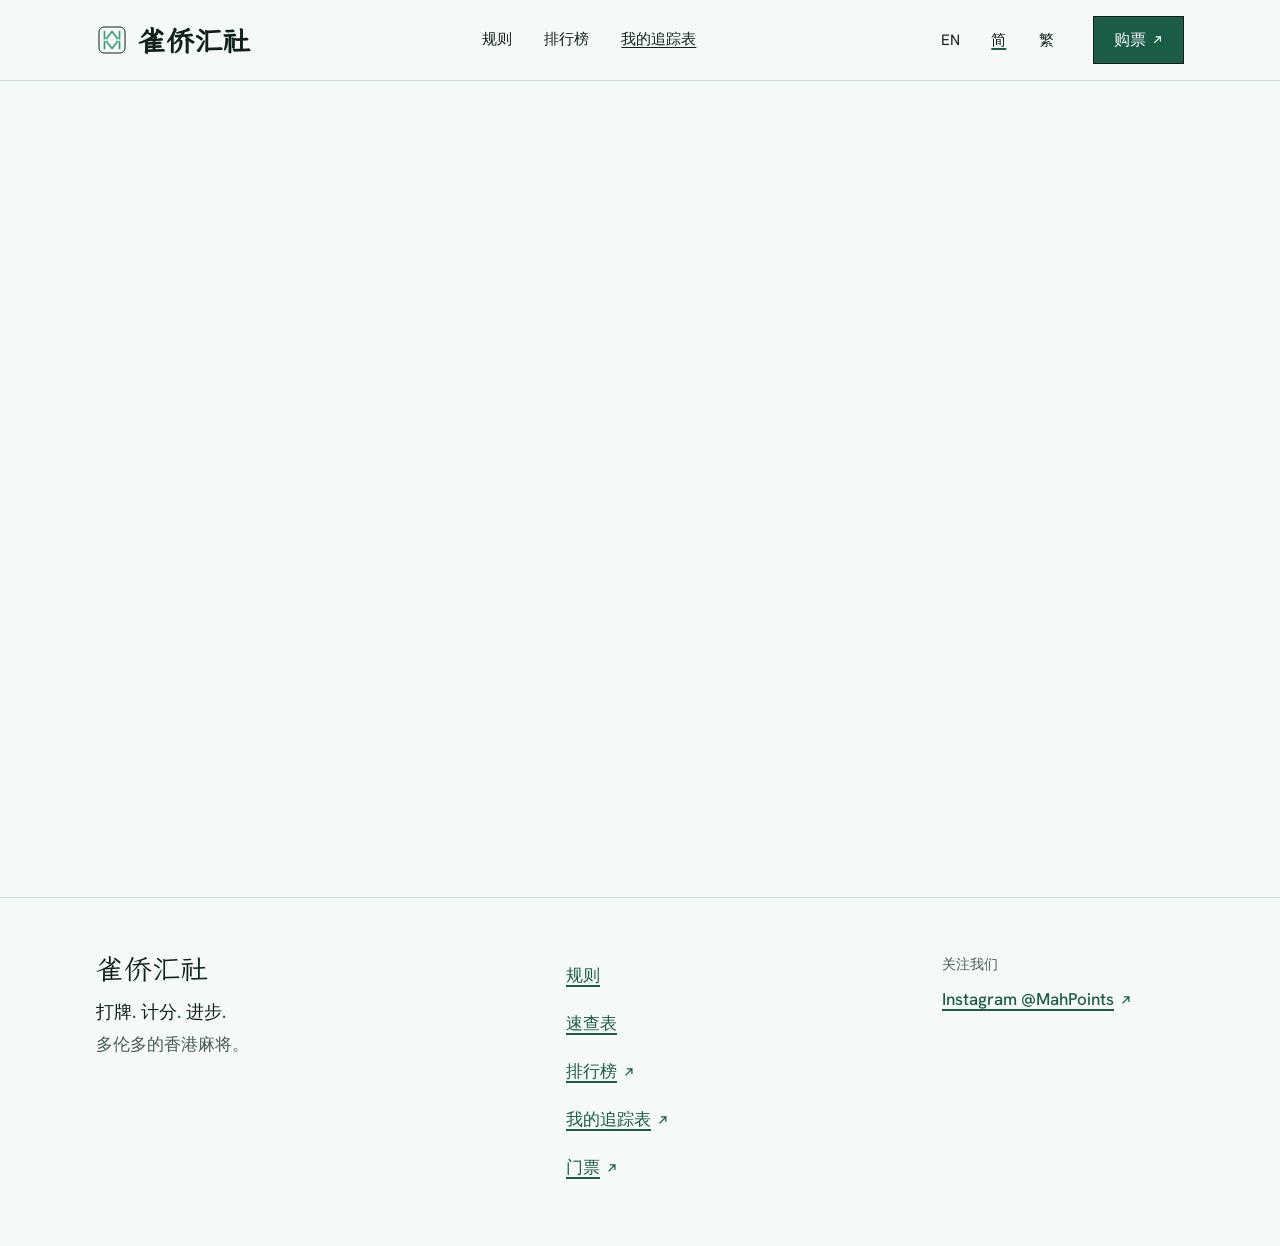
<file: zh-hans/tracker/index.html>
<!DOCTYPE html><html lang="zh-Hans"><head><meta charset="utf-8"><meta name="viewport" content="width=device-width, initial-scale=1"><meta name="description" content="一个在多伦多打完整香港麻将的联赛：16局、3番起胡，积分跨场累计。"><meta name="theme-color" content="#3c9e80"><meta name="google-site-verification" content="zeaw6q1uM6JsDT6dGJweT6RTzkGl_DJaMqMV3haJiN0"><link rel="sitemap" href="/sitemap-index.xml"><link rel="canonical" href="https://mahpoints.pages.dev/zh-hans/tracker/"><link rel="icon" href="/favicon.ico" sizes="48x48"><link rel="icon" type="image/png" href="/favicon-48.png" sizes="48x48"><link rel="icon" type="image/svg+xml" href="/favicon.svg" sizes="any"><link rel="apple-touch-icon" href="/apple-touch-icon.png"><link rel="manifest" href="/manifest.webmanifest"><link rel="alternate" hreflang="en" href="https://mahpoints.pages.dev/tracker/"><link rel="alternate" hreflang="zh-Hans" href="https://mahpoints.pages.dev/zh-hans/tracker/"><link rel="alternate" hreflang="zh-Hant" href="https://mahpoints.pages.dev/zh-hant/tracker/"><link rel="alternate" hreflang="x-default" href="https://mahpoints.pages.dev/tracker/"><meta property="og:type" content="website"><meta property="og:site_name" content="雀侨汇社"><meta property="og:title" content="我的追踪表 · 雀侨汇社"><meta property="og:description" content="一个在多伦多打完整香港麻将的联赛：16局、3番起胡，积分跨场累计。"><meta property="og:url" content="https://mahpoints.pages.dev/zh-hans/tracker/"><meta property="og:locale" content="zh_CN"><meta property="og:locale:alternate" content="en_CA"><meta property="og:locale:alternate" content="zh_HK"><meta property="og:image" content="https://mahpoints.pages.dev/og.png"><meta property="og:image:width" content="1200"><meta property="og:image:height" content="630"><meta property="og:image:alt" content="A mahjong tile drawn in jade hairlines beside the MahPoints wordmark."><meta name="twitter:card" content="summary_large_image"><meta name="twitter:title" content="我的追踪表 · 雀侨汇社"><meta name="twitter:description" content="一个在多伦多打完整香港麻将的联赛：16局、3番起胡，积分跨场累计。"><meta name="twitter:image" content="https://mahpoints.pages.dev/og.png"><meta name="generator" content="Astro v7.4.0"><title>我的追踪表 · 雀侨汇社</title><link rel="stylesheet" href="/_astro/Layout.BJAwLrI-.css"></head><body class="pb-14 lg:pb-0"><a href="#main" class="sr-only focus:not-sr-only focus:absolute focus:left-4 focus:top-4 focus:z-10 focus:bg-ink focus:px-4 focus:py-2 focus:text-ground">跳到正文</a><!-- Mobile: a scrolling top bar (wordmark, language) plus a fixed four-cell bottom bar. lg+: one sticky row. --><header class="top-0 z-20 border-b border-line bg-ground lg:sticky"><div class="mx-auto flex h-16 max-w-6xl items-center justify-between gap-6 px-5 lg:h-20 md:px-8"><a href="/zh-hans/" class="inline-flex min-h-11 items-center gap-2 font-display text-[1.375rem] font-bold leading-none lowercase no-underline lg:gap-2.5 lg:text-[1.75rem]" aria-label="雀侨汇社首页"><img src="/favicon.svg" alt="" width="32" height="32" class="size-7 lg:size-8">雀侨汇社</a><nav aria-label="主导航" class="fixed inset-x-0 bottom-0 z-20 grid grid-cols-4 border-t border-ink bg-ground text-sm lg:static lg:flex lg:gap-8 lg:border-0 lg:bg-transparent lg:text-[0.9375rem]"><a href="/zh-hans/rules" class="relative inline-flex min-h-14 items-center justify-center border-l border-line px-1 no-underline first:border-l-0 hover:underline aria-[current=page]:before:absolute aria-[current=page]:before:inset-x-0 aria-[current=page]:before:top-0 aria-[current=page]:before:h-0.5 aria-[current=page]:before:bg-ink lg:min-h-11 lg:justify-start lg:border-0 lg:px-0 lg:aria-[current=page]:underline lg:aria-[current=page]:before:content-none">规则</a><a href="/zh-hans/leaderboard" class="relative inline-flex min-h-14 items-center justify-center border-l border-line px-1 no-underline first:border-l-0 hover:underline aria-[current=page]:before:absolute aria-[current=page]:before:inset-x-0 aria-[current=page]:before:top-0 aria-[current=page]:before:h-0.5 aria-[current=page]:before:bg-ink lg:min-h-11 lg:justify-start lg:border-0 lg:px-0 lg:aria-[current=page]:underline lg:aria-[current=page]:before:content-none">排行榜</a><a href="/zh-hans/tracker" aria-current="page" class="relative inline-flex min-h-14 items-center justify-center border-l border-line px-1 no-underline first:border-l-0 hover:underline aria-[current=page]:before:absolute aria-[current=page]:before:inset-x-0 aria-[current=page]:before:top-0 aria-[current=page]:before:h-0.5 aria-[current=page]:before:bg-ink lg:min-h-11 lg:justify-start lg:border-0 lg:px-0 lg:aria-[current=page]:underline lg:aria-[current=page]:before:content-none">我的追踪表</a><a href="https://luma.com/MahPoints" target="_blank" rel="noopener noreferrer" class="inline-flex min-h-14 items-center justify-center bg-brand-deep px-1 text-center font-medium text-ground no-underline active:bg-ink lg:hidden">购票<svg class="ml-1.5 inline-block h-[0.7em] w-[0.7em] align-baseline" viewBox="0 0 12 12" fill="none" stroke="currentColor" stroke-width="1.25" stroke-linecap="square" aria-hidden="true"><path d="M3 9 9 3M4.5 3H9v4.5"></path></svg><span class="sr-only">（在新标签页打开）</span></a></nav><!-- -mr-[11px] pulls the last glyph's tap-target padding out to the page gutter. --><ul class="flex -mr-[11px] text-lg lg:hidden" aria-label="语言"><li><a href="/tracker/" lang="en" hreflang="en" title="English" aria-label="English" class="inline-flex min-h-11 min-w-10 items-center lg:min-w-11 justify-center no-underline hover:underline aria-[current=true]:underline aria-[current=true]:decoration-brand-deep aria-[current=true]:decoration-2">EN</a></li><li><a href="/zh-hans/tracker/" lang="zh-Hans" hreflang="zh-Hans" title="简体中文" aria-label="简体中文" aria-current="true" class="inline-flex min-h-11 min-w-10 items-center lg:min-w-11 justify-center no-underline hover:underline aria-[current=true]:underline aria-[current=true]:decoration-brand-deep aria-[current=true]:decoration-2">简</a></li><li><a href="/zh-hant/tracker/" lang="zh-Hant" hreflang="zh-Hant" title="繁體中文" aria-label="繁體中文" class="inline-flex min-h-11 min-w-10 items-center lg:min-w-11 justify-center no-underline hover:underline aria-[current=true]:underline aria-[current=true]:decoration-brand-deep aria-[current=true]:decoration-2">繁</a></li></ul><div class="hidden items-center gap-6 lg:flex"><ul class="flex gap-1 text-[0.9375rem]" aria-label="语言"><li><a href="/tracker/" lang="en" hreflang="en" title="English" aria-label="English" class="inline-flex min-h-11 min-w-10 items-center lg:min-w-11 justify-center no-underline hover:underline aria-[current=true]:underline aria-[current=true]:decoration-brand-deep aria-[current=true]:decoration-2">EN</a></li><li><a href="/zh-hans/tracker/" lang="zh-Hans" hreflang="zh-Hans" title="简体中文" aria-label="简体中文" aria-current="true" class="inline-flex min-h-11 min-w-10 items-center lg:min-w-11 justify-center no-underline hover:underline aria-[current=true]:underline aria-[current=true]:decoration-brand-deep aria-[current=true]:decoration-2">简</a></li><li><a href="/zh-hant/tracker/" lang="zh-Hant" hreflang="zh-Hant" title="繁體中文" aria-label="繁體中文" class="inline-flex min-h-11 min-w-10 items-center lg:min-w-11 justify-center no-underline hover:underline aria-[current=true]:underline aria-[current=true]:decoration-brand-deep aria-[current=true]:decoration-2">繁</a></li></ul><a href="https://luma.com/MahPoints" class="inline-flex items-center border border-ink font-medium no-underline transition-colors duration-200 min-h-12 px-5 text-base bg-brand-deep text-ground hover:bg-ink" target="_blank" rel="noopener noreferrer">购票<svg class="ml-1.5 inline-block h-[0.7em] w-[0.7em] align-baseline" viewBox="0 0 12 12" fill="none" stroke="currentColor" stroke-width="1.25" stroke-linecap="square" aria-hidden="true"><path d="M3 9 9 3M4.5 3H9v4.5"></path></svg><span class="sr-only">（在新标签页打开）</span></a></div></div></header><main id="main"><iframe title="我的追踪表" src="https://datastudio.google.com/embed/reporting/d2cff779-2d7e-4085-b4dc-93e3b72843a1/page/nsGAG" class="block h-[calc(100dvh-8rem)] lg:h-[calc(100dvh-5.25rem)] min-h-[32rem] w-full border-0" allowfullscreen sandbox="allow-storage-access-by-user-activation allow-scripts allow-same-origin allow-popups allow-popups-to-escape-sandbox"></iframe></main><footer class="border-t border-line"><div class="mx-auto grid max-w-6xl gap-10 px-5 py-14 md:grid-cols-12 md:px-8"><div class="md:col-span-5"><p class="font-display text-[1.75rem] leading-none lowercase">雀侨汇社</p><p class="mt-4 text-lg font-medium"><span class="whitespace-nowrap">打牌<span class="text-brand-deep">.</span></span> <span class="whitespace-nowrap">计分<span class="text-brand-deep">.</span></span> <span class="whitespace-nowrap">进步<span class="text-brand-deep">.</span></span> </p><p class="mt-1 max-w-[34ch] text-muted">多伦多的香港麻将。</p></div><nav aria-label="页脚导航" class="md:col-span-4"><ul class="space-y-1"><li><a class="link inline-flex min-h-11 items-center" href="/zh-hans/rules">规则</a></li><li><a class="link inline-flex min-h-11 items-center" href="/zh-hans/cheatsheet">速查表</a></li><li><a class="link inline-flex min-h-11 items-center" href="/leaderboard" target="_blank" rel="noopener noreferrer">排行榜<svg class="ml-1.5 inline-block h-[0.7em] w-[0.7em] align-baseline" viewBox="0 0 12 12" fill="none" stroke="currentColor" stroke-width="1.25" stroke-linecap="square" aria-hidden="true"><path d="M3 9 9 3M4.5 3H9v4.5"></path></svg><span class="sr-only">（在新标签页打开）</span></a></li><li><a class="link inline-flex min-h-11 items-center" href="/tracker" target="_blank" rel="noopener noreferrer">我的追踪表<svg class="ml-1.5 inline-block h-[0.7em] w-[0.7em] align-baseline" viewBox="0 0 12 12" fill="none" stroke="currentColor" stroke-width="1.25" stroke-linecap="square" aria-hidden="true"><path d="M3 9 9 3M4.5 3H9v4.5"></path></svg><span class="sr-only">（在新标签页打开）</span></a></li><li><a class="link inline-flex min-h-11 items-center" href="https://luma.com/MahPoints" target="_blank" rel="noopener noreferrer">门票<svg class="ml-1.5 inline-block h-[0.7em] w-[0.7em] align-baseline" viewBox="0 0 12 12" fill="none" stroke="currentColor" stroke-width="1.25" stroke-linecap="square" aria-hidden="true"><path d="M3 9 9 3M4.5 3H9v4.5"></path></svg><span class="sr-only">（在新标签页打开）</span></a></li></ul></nav><div class="md:col-span-3"><p class="text-sm text-muted">关注我们</p><a class="link mt-1 inline-flex min-h-11 items-center" href="https://www.instagram.com/mahpoints/" target="_blank" rel="noopener noreferrer">Instagram @MahPoints<svg class="ml-1.5 inline-block h-[0.7em] w-[0.7em] align-baseline" viewBox="0 0 12 12" fill="none" stroke="currentColor" stroke-width="1.25" stroke-linecap="square" aria-hidden="true"><path d="M3 9 9 3M4.5 3H9v4.5"></path></svg><span class="sr-only">（在新标签页打开）</span></a></div></div></footer></body></html>
</file>
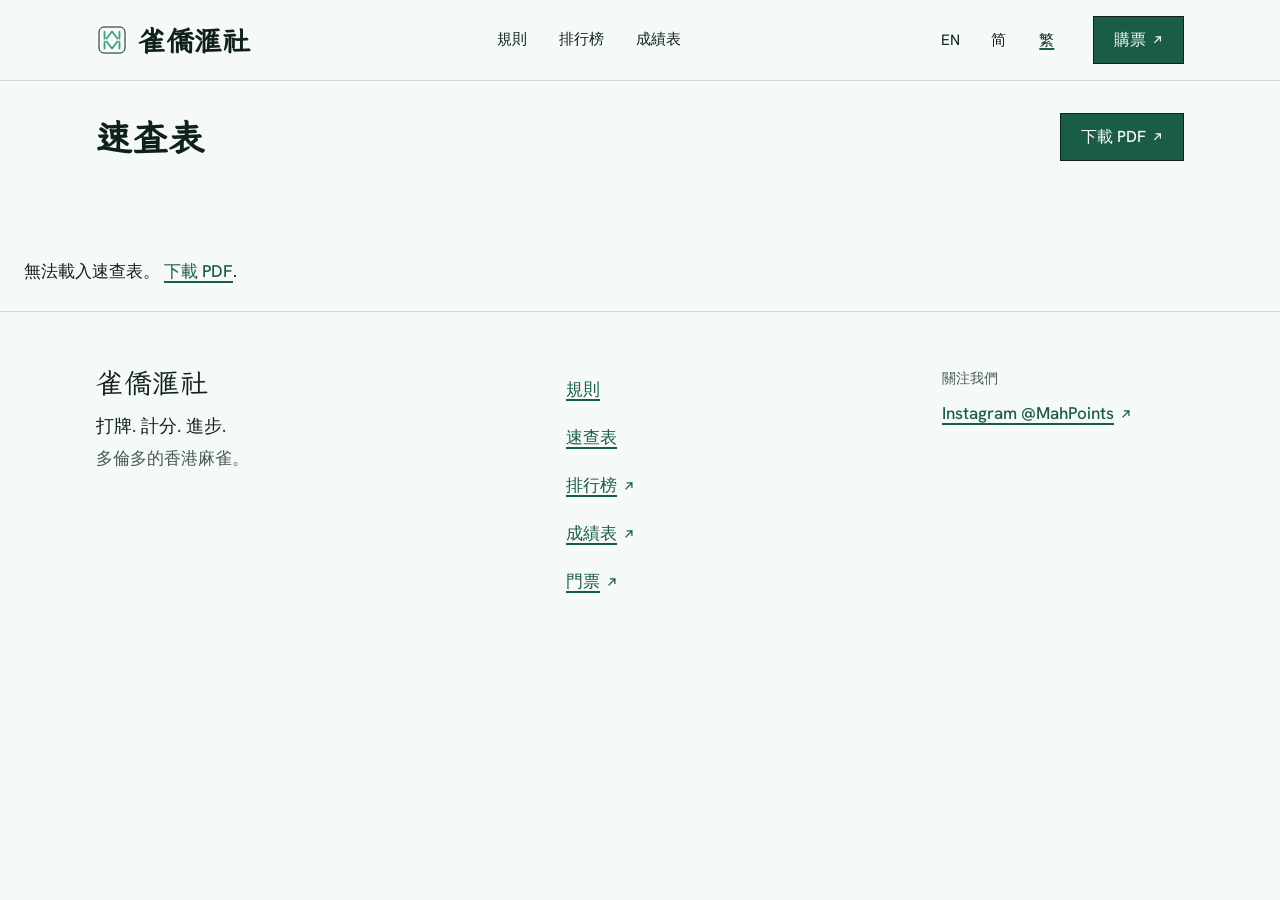
<file: zh-hant/cheatsheet/index.html>
<!DOCTYPE html><html lang="zh-Hant"><head><meta charset="utf-8"><meta name="viewport" content="width=device-width, initial-scale=1"><meta name="description" content="雀僑滙社香港麻雀計分速查表。"><meta name="theme-color" content="#3c9e80"><meta name="google-site-verification" content="zeaw6q1uM6JsDT6dGJweT6RTzkGl_DJaMqMV3haJiN0"><link rel="sitemap" href="/sitemap-index.xml"><link rel="canonical" href="https://mahpoints.pages.dev/zh-hant/cheatsheet/"><link rel="icon" href="/favicon.ico" sizes="48x48"><link rel="icon" type="image/png" href="/favicon-48.png" sizes="48x48"><link rel="icon" type="image/svg+xml" href="/favicon.svg" sizes="any"><link rel="apple-touch-icon" href="/apple-touch-icon.png"><link rel="manifest" href="/manifest.webmanifest"><link rel="alternate" hreflang="en" href="https://mahpoints.pages.dev/cheatsheet/"><link rel="alternate" hreflang="zh-Hans" href="https://mahpoints.pages.dev/zh-hans/cheatsheet/"><link rel="alternate" hreflang="zh-Hant" href="https://mahpoints.pages.dev/zh-hant/cheatsheet/"><link rel="alternate" hreflang="x-default" href="https://mahpoints.pages.dev/cheatsheet/"><meta property="og:type" content="website"><meta property="og:site_name" content="雀僑滙社"><meta property="og:title" content="速查表 · 雀僑滙社"><meta property="og:description" content="雀僑滙社香港麻雀計分速查表。"><meta property="og:url" content="https://mahpoints.pages.dev/zh-hant/cheatsheet/"><meta property="og:locale" content="zh_HK"><meta property="og:locale:alternate" content="en_CA"><meta property="og:locale:alternate" content="zh_CN"><meta property="og:image" content="https://mahpoints.pages.dev/og.png"><meta property="og:image:width" content="1200"><meta property="og:image:height" content="630"><meta property="og:image:alt" content="A mahjong tile drawn in jade hairlines beside the MahPoints wordmark."><meta name="twitter:card" content="summary_large_image"><meta name="twitter:title" content="速查表 · 雀僑滙社"><meta name="twitter:description" content="雀僑滙社香港麻雀計分速查表。"><meta name="twitter:image" content="https://mahpoints.pages.dev/og.png"><meta name="generator" content="Astro v7.4.0"><title>速查表 · 雀僑滙社</title><link rel="stylesheet" href="/_astro/Layout.BJAwLrI-.css"></head><body><a href="#main" class="sr-only focus:not-sr-only focus:absolute focus:left-4 focus:top-4 focus:z-10 focus:bg-ink focus:px-4 focus:py-2 focus:text-ground">跳到正文</a><!-- Mobile: a scrolling top bar (wordmark, language) plus a fixed four-cell bottom bar. lg+: one sticky row. --><header class="top-0 z-20 border-b border-line bg-ground lg:sticky"><div class="mx-auto flex h-16 max-w-6xl items-center justify-between gap-6 px-5 lg:h-20 md:px-8"><a href="/zh-hant/" class="inline-flex min-h-11 items-center gap-2 font-display text-[1.375rem] font-bold leading-none lowercase no-underline lg:gap-2.5 lg:text-[1.75rem]" aria-label="雀僑滙社首頁"><img src="/favicon.svg" alt="" width="32" height="32" class="size-7 lg:size-8">雀僑滙社</a><nav aria-label="主導覽" class="fixed inset-x-0 bottom-0 z-20 grid grid-cols-4 border-t border-ink bg-ground text-sm lg:static lg:flex lg:gap-8 lg:border-0 lg:bg-transparent lg:text-[0.9375rem] max-lg:hidden"><a href="/zh-hant/rules" class="relative inline-flex min-h-14 items-center justify-center border-l border-line px-1 no-underline first:border-l-0 hover:underline aria-[current=page]:before:absolute aria-[current=page]:before:inset-x-0 aria-[current=page]:before:top-0 aria-[current=page]:before:h-0.5 aria-[current=page]:before:bg-ink lg:min-h-11 lg:justify-start lg:border-0 lg:px-0 lg:aria-[current=page]:underline lg:aria-[current=page]:before:content-none">規則</a><a href="/zh-hant/leaderboard" class="relative inline-flex min-h-14 items-center justify-center border-l border-line px-1 no-underline first:border-l-0 hover:underline aria-[current=page]:before:absolute aria-[current=page]:before:inset-x-0 aria-[current=page]:before:top-0 aria-[current=page]:before:h-0.5 aria-[current=page]:before:bg-ink lg:min-h-11 lg:justify-start lg:border-0 lg:px-0 lg:aria-[current=page]:underline lg:aria-[current=page]:before:content-none">排行榜</a><a href="/zh-hant/tracker" class="relative inline-flex min-h-14 items-center justify-center border-l border-line px-1 no-underline first:border-l-0 hover:underline aria-[current=page]:before:absolute aria-[current=page]:before:inset-x-0 aria-[current=page]:before:top-0 aria-[current=page]:before:h-0.5 aria-[current=page]:before:bg-ink lg:min-h-11 lg:justify-start lg:border-0 lg:px-0 lg:aria-[current=page]:underline lg:aria-[current=page]:before:content-none">成績表</a><a href="https://luma.com/MahPoints" target="_blank" rel="noopener noreferrer" class="inline-flex min-h-14 items-center justify-center bg-brand-deep px-1 text-center font-medium text-ground no-underline active:bg-ink lg:hidden">購票<svg class="ml-1.5 inline-block h-[0.7em] w-[0.7em] align-baseline" viewBox="0 0 12 12" fill="none" stroke="currentColor" stroke-width="1.25" stroke-linecap="square" aria-hidden="true"><path d="M3 9 9 3M4.5 3H9v4.5"></path></svg><span class="sr-only">（在新分頁開啟）</span></a></nav><!-- -mr-[11px] pulls the last glyph's tap-target padding out to the page gutter. --><ul class="flex -mr-[11px] text-lg lg:hidden" aria-label="語言"><li><a href="/cheatsheet/" lang="en" hreflang="en" title="English" aria-label="English" class="inline-flex min-h-11 min-w-10 items-center lg:min-w-11 justify-center no-underline hover:underline aria-[current=true]:underline aria-[current=true]:decoration-brand-deep aria-[current=true]:decoration-2">EN</a></li><li><a href="/zh-hans/cheatsheet/" lang="zh-Hans" hreflang="zh-Hans" title="简体中文" aria-label="简体中文" class="inline-flex min-h-11 min-w-10 items-center lg:min-w-11 justify-center no-underline hover:underline aria-[current=true]:underline aria-[current=true]:decoration-brand-deep aria-[current=true]:decoration-2">简</a></li><li><a href="/zh-hant/cheatsheet/" lang="zh-Hant" hreflang="zh-Hant" title="繁體中文" aria-label="繁體中文" aria-current="true" class="inline-flex min-h-11 min-w-10 items-center lg:min-w-11 justify-center no-underline hover:underline aria-[current=true]:underline aria-[current=true]:decoration-brand-deep aria-[current=true]:decoration-2">繁</a></li></ul><div class="hidden items-center gap-6 lg:flex"><ul class="flex gap-1 text-[0.9375rem]" aria-label="語言"><li><a href="/cheatsheet/" lang="en" hreflang="en" title="English" aria-label="English" class="inline-flex min-h-11 min-w-10 items-center lg:min-w-11 justify-center no-underline hover:underline aria-[current=true]:underline aria-[current=true]:decoration-brand-deep aria-[current=true]:decoration-2">EN</a></li><li><a href="/zh-hans/cheatsheet/" lang="zh-Hans" hreflang="zh-Hans" title="简体中文" aria-label="简体中文" class="inline-flex min-h-11 min-w-10 items-center lg:min-w-11 justify-center no-underline hover:underline aria-[current=true]:underline aria-[current=true]:decoration-brand-deep aria-[current=true]:decoration-2">简</a></li><li><a href="/zh-hant/cheatsheet/" lang="zh-Hant" hreflang="zh-Hant" title="繁體中文" aria-label="繁體中文" aria-current="true" class="inline-flex min-h-11 min-w-10 items-center lg:min-w-11 justify-center no-underline hover:underline aria-[current=true]:underline aria-[current=true]:decoration-brand-deep aria-[current=true]:decoration-2">繁</a></li></ul><a href="https://luma.com/MahPoints" class="inline-flex items-center border border-ink font-medium no-underline transition-colors duration-200 min-h-12 px-5 text-base bg-brand-deep text-ground hover:bg-ink" target="_blank" rel="noopener noreferrer">購票<svg class="ml-1.5 inline-block h-[0.7em] w-[0.7em] align-baseline" viewBox="0 0 12 12" fill="none" stroke="currentColor" stroke-width="1.25" stroke-linecap="square" aria-hidden="true"><path d="M3 9 9 3M4.5 3H9v4.5"></path></svg><span class="sr-only">（在新分頁開啟）</span></a></div></div></header><main id="main"><div class="mx-auto max-w-6xl px-5 pt-8 pb-12 md:px-8"><div class="flex flex-wrap items-center justify-between gap-4 pb-6"><h1 class="text-3xl md:text-4xl">速查表</h1><a href="/mahpoints-rules.pdf" class="inline-flex items-center border border-ink font-medium no-underline transition-colors duration-200 min-h-12 px-5 text-base bg-brand-deep text-ground hover:bg-ink" target="_blank" rel="noopener noreferrer">下載 PDF<svg class="ml-1.5 inline-block h-[0.7em] w-[0.7em] align-baseline" viewBox="0 0 12 12" fill="none" stroke="currentColor" stroke-width="1.25" stroke-linecap="square" aria-hidden="true"><path d="M3 9 9 3M4.5 3H9v4.5"></path></svg><span class="sr-only">（在新分頁開啟）</span></a></div></div><style>astro-island,astro-slot,astro-static-slot{display:contents}</style><script>(function(){let e=(e,t,n)=>{let r=async()=>{await(await e())()},i=typeof t.value==`object`?t.value:void 0,a={rootMargin:i==null?void 0:i.rootMargin},o=new IntersectionObserver(e=>{for(let t of e)if(t.isIntersecting){o.disconnect(),r();break}},a);for(let e of n.children)o.observe(e)};(self.Astro||(self.Astro={})).visible=e,window.dispatchEvent(new Event(`astro:visible`))})();</script><script>(function(){function e(t){"@babel/helpers - typeof";return e=typeof Symbol==`function`&&typeof Symbol.iterator==`symbol`?function(e){return typeof e}:function(e){return e&&typeof Symbol==`function`&&e.constructor===Symbol&&e!==Symbol.prototype?`symbol`:typeof e},e(t)}function t(t,n){if(e(t)!=`object`||!t)return t;var r=t[Symbol.toPrimitive];if(r!==void 0){var i=r.call(t,n||`default`);if(e(i)!=`object`)return i;throw TypeError(`@@toPrimitive must return a primitive value.`)}return(n===`string`?String:Number)(t)}function n(n){var r=t(n,`string`);return e(r)==`symbol`?r:r+``}function r(e,t,r){return(t=n(t))in e?Object.defineProperty(e,t,{value:r,enumerable:!0,configurable:!0,writable:!0}):e[t]=r,e}let i=/* @__PURE__ */ new Set([`__proto__`,`constructor`,`prototype`]);{let e={0:e=>a(e),1:e=>n(e),2:e=>new RegExp(e),3:e=>new Date(e),4:e=>new Map(n(e)),5:e=>new Set(n(e)),6:e=>BigInt(e),7:e=>new URL(e),8:e=>new Uint8Array(e),9:e=>new Uint16Array(e),10:e=>new Uint32Array(e),11:e=>1/0*e},t=t=>{let[n,r]=t;return n in e?e[n](r):void 0},n=e=>e.map(t),a=e=>typeof e!=`object`||!e?e:Object.fromEntries(Object.entries(e).map(([e,n])=>[e,t(n)]));class o extends HTMLElement{constructor(...e){super(...e),r(this,`Component`,void 0),r(this,`hydrator`,void 0),r(this,`hydrate`,async()=>{var e;if(!this.hydrator||!this.isConnected)return;let t=(e=this.parentElement)==null?void 0:e.closest(`astro-island[ssr]`);if(t){t.addEventListener(`astro:hydrate`,this.hydrate,{once:!0});return}let n=this.querySelectorAll(`astro-slot`),r={},i=this.querySelectorAll(`template[data-astro-template]`);for(let e of i){let t=e.closest(this.tagName);t!=null&&t.isSameNode(this)&&(r[e.getAttribute(`data-astro-template`)||`default`]=e.innerHTML,e.remove())}for(let e of n){let t=e.closest(this.tagName);t!=null&&t.isSameNode(this)&&(r[e.getAttribute(`name`)||`default`]=e.innerHTML)}let o;try{o=this.hasAttribute(`props`)?a(JSON.parse(this.getAttribute(`props`))):{}}catch(e){let t=this.getAttribute(`component-url`)||`<unknown>`,n=this.getAttribute(`component-export`);throw n&&(t+=` (export ${n})`),console.error(`[hydrate] Error parsing props for component ${t}`,this.getAttribute(`props`),e),e}await this.hydrator(this)(this.Component,o,r,{client:this.getAttribute(`client`)}),this.removeAttribute(`ssr`),this.dispatchEvent(new CustomEvent(`astro:hydrate`))}),r(this,`unmount`,()=>{this.isConnected||this.dispatchEvent(new CustomEvent(`astro:unmount`))})}disconnectedCallback(){document.removeEventListener(`astro:after-swap`,this.unmount),document.addEventListener(`astro:after-swap`,this.unmount,{once:!0})}connectedCallback(){if(!this.hasAttribute(`await-children`)||document.readyState===`interactive`||document.readyState===`complete`)this.childrenConnectedCallback();else{let e=()=>{document.removeEventListener(`DOMContentLoaded`,e),t.disconnect(),this.childrenConnectedCallback()},t=new MutationObserver(()=>{var t;((t=this.lastChild)==null?void 0:t.nodeType)===Node.COMMENT_NODE&&this.lastChild.nodeValue===`astro:end`&&(this.lastChild.remove(),e())});t.observe(this,{childList:!0}),document.addEventListener(`DOMContentLoaded`,e)}}async childrenConnectedCallback(){let e=this.getAttribute(`before-hydration-url`);e&&await import(e),this.start()}getRetryImportUrl(e){let t=new URL(e,document.baseURI);return t.searchParams.set(`astro-retry`,Date.now().toString()),t.toString()}async importWithRetry(e){try{return await import(e)}catch(t){return await new Promise(e=>setTimeout(e,1e3)),import(this.getRetryImportUrl(e))}}handleHydrationError(e){let t=this.getAttribute(`component-url`),n=new CustomEvent(`astro:hydration-error`,{cancelable:!0,bubbles:!0,composed:!0,detail:{error:e,componentUrl:t}});this.dispatchEvent(n)&&console.error(`[astro-island] Error hydrating ${t}`,e)}async start(){let e=JSON.parse(this.getAttribute(`opts`)),t=this.getAttribute(`client`);if(Astro[t]===void 0)window.addEventListener(`astro:${t}`,()=>this.start(),{once:!0});else try{await Astro[t](async()=>{let e=this.getAttribute(`renderer-url`);try{let[t,{default:n}]=await Promise.all([this.importWithRetry(this.getAttribute(`component-url`)),e?this.importWithRetry(e):Promise.resolve({default:()=>()=>{}})]),r=this.getAttribute(`component-export`)||`default`;if(r.includes(`.`)){this.Component=t;for(let e of r.split(`.`)){if(i.has(e)||!this.Component||typeof this.Component!=`object`&&typeof this.Component!=`function`||!Object.hasOwn(this.Component,e))throw Error(`Invalid component export path: ${r}`);this.Component=this.Component[e]}}else{if(i.has(r))throw Error(`Invalid component export path: ${r}`);this.Component=t[r]}return this.hydrator=n,this.hydrate}catch(e){return this.handleHydrationError(e),()=>{}}},e,this)}catch(e){this.handleHydrationError(e)}}attributeChangedCallback(){this.hydrate()}}r(o,`observedAttributes`,[`props`]),customElements.get(`astro-island`)||customElements.define(`astro-island`,o)}})();</script><astro-island uid="ZdoGAi" prefix="r1" component-url="/_astro/PdfViewer.BprFhy1K.js" component-export="default" renderer-url="/_astro/client.C7WjD2Pw.js" props="{&quot;src&quot;:[0,&quot;/mahpoints-rules.pdf&quot;],&quot;label&quot;:[0,&quot;雀僑滙社計分速查表&quot;],&quot;loading&quot;:[0,&quot;正在載入速查表…&quot;],&quot;failed&quot;:[0,&quot;無法載入速查表。&quot;],&quot;failedLink&quot;:[0,&quot;下載 PDF&quot;]}" ssr client="visible" opts="{&quot;name&quot;:&quot;PdfViewer&quot;,&quot;value&quot;:true}" await-children><div><p class="p-6 text-muted">正在載入速查表…</p><div role="img" aria-label="雀僑滙社計分速查表" class="mx-auto max-w-6xl space-y-px bg-line"></div></div><!--astro:end--></astro-island></main><footer class="border-t border-line"><div class="mx-auto grid max-w-6xl gap-10 px-5 py-14 md:grid-cols-12 md:px-8"><div class="md:col-span-5"><p class="font-display text-[1.75rem] leading-none lowercase">雀僑滙社</p><p class="mt-4 text-lg font-medium"><span class="whitespace-nowrap">打牌<span class="text-brand-deep">.</span></span> <span class="whitespace-nowrap">計分<span class="text-brand-deep">.</span></span> <span class="whitespace-nowrap">進步<span class="text-brand-deep">.</span></span> </p><p class="mt-1 max-w-[34ch] text-muted">多倫多的香港麻雀。</p></div><nav aria-label="頁尾導覽" class="md:col-span-4"><ul class="space-y-1"><li><a class="link inline-flex min-h-11 items-center" href="/zh-hant/rules">規則</a></li><li><a class="link inline-flex min-h-11 items-center" href="/zh-hant/cheatsheet">速查表</a></li><li><a class="link inline-flex min-h-11 items-center" href="/leaderboard" target="_blank" rel="noopener noreferrer">排行榜<svg class="ml-1.5 inline-block h-[0.7em] w-[0.7em] align-baseline" viewBox="0 0 12 12" fill="none" stroke="currentColor" stroke-width="1.25" stroke-linecap="square" aria-hidden="true"><path d="M3 9 9 3M4.5 3H9v4.5"></path></svg><span class="sr-only">（在新分頁開啟）</span></a></li><li><a class="link inline-flex min-h-11 items-center" href="/tracker" target="_blank" rel="noopener noreferrer">成績表<svg class="ml-1.5 inline-block h-[0.7em] w-[0.7em] align-baseline" viewBox="0 0 12 12" fill="none" stroke="currentColor" stroke-width="1.25" stroke-linecap="square" aria-hidden="true"><path d="M3 9 9 3M4.5 3H9v4.5"></path></svg><span class="sr-only">（在新分頁開啟）</span></a></li><li><a class="link inline-flex min-h-11 items-center" href="https://luma.com/MahPoints" target="_blank" rel="noopener noreferrer">門票<svg class="ml-1.5 inline-block h-[0.7em] w-[0.7em] align-baseline" viewBox="0 0 12 12" fill="none" stroke="currentColor" stroke-width="1.25" stroke-linecap="square" aria-hidden="true"><path d="M3 9 9 3M4.5 3H9v4.5"></path></svg><span class="sr-only">（在新分頁開啟）</span></a></li></ul></nav><div class="md:col-span-3"><p class="text-sm text-muted">關注我們</p><a class="link mt-1 inline-flex min-h-11 items-center" href="https://www.instagram.com/mahpoints/" target="_blank" rel="noopener noreferrer">Instagram @MahPoints<svg class="ml-1.5 inline-block h-[0.7em] w-[0.7em] align-baseline" viewBox="0 0 12 12" fill="none" stroke="currentColor" stroke-width="1.25" stroke-linecap="square" aria-hidden="true"><path d="M3 9 9 3M4.5 3H9v4.5"></path></svg><span class="sr-only">（在新分頁開啟）</span></a></div></div></footer></body></html>
</file>
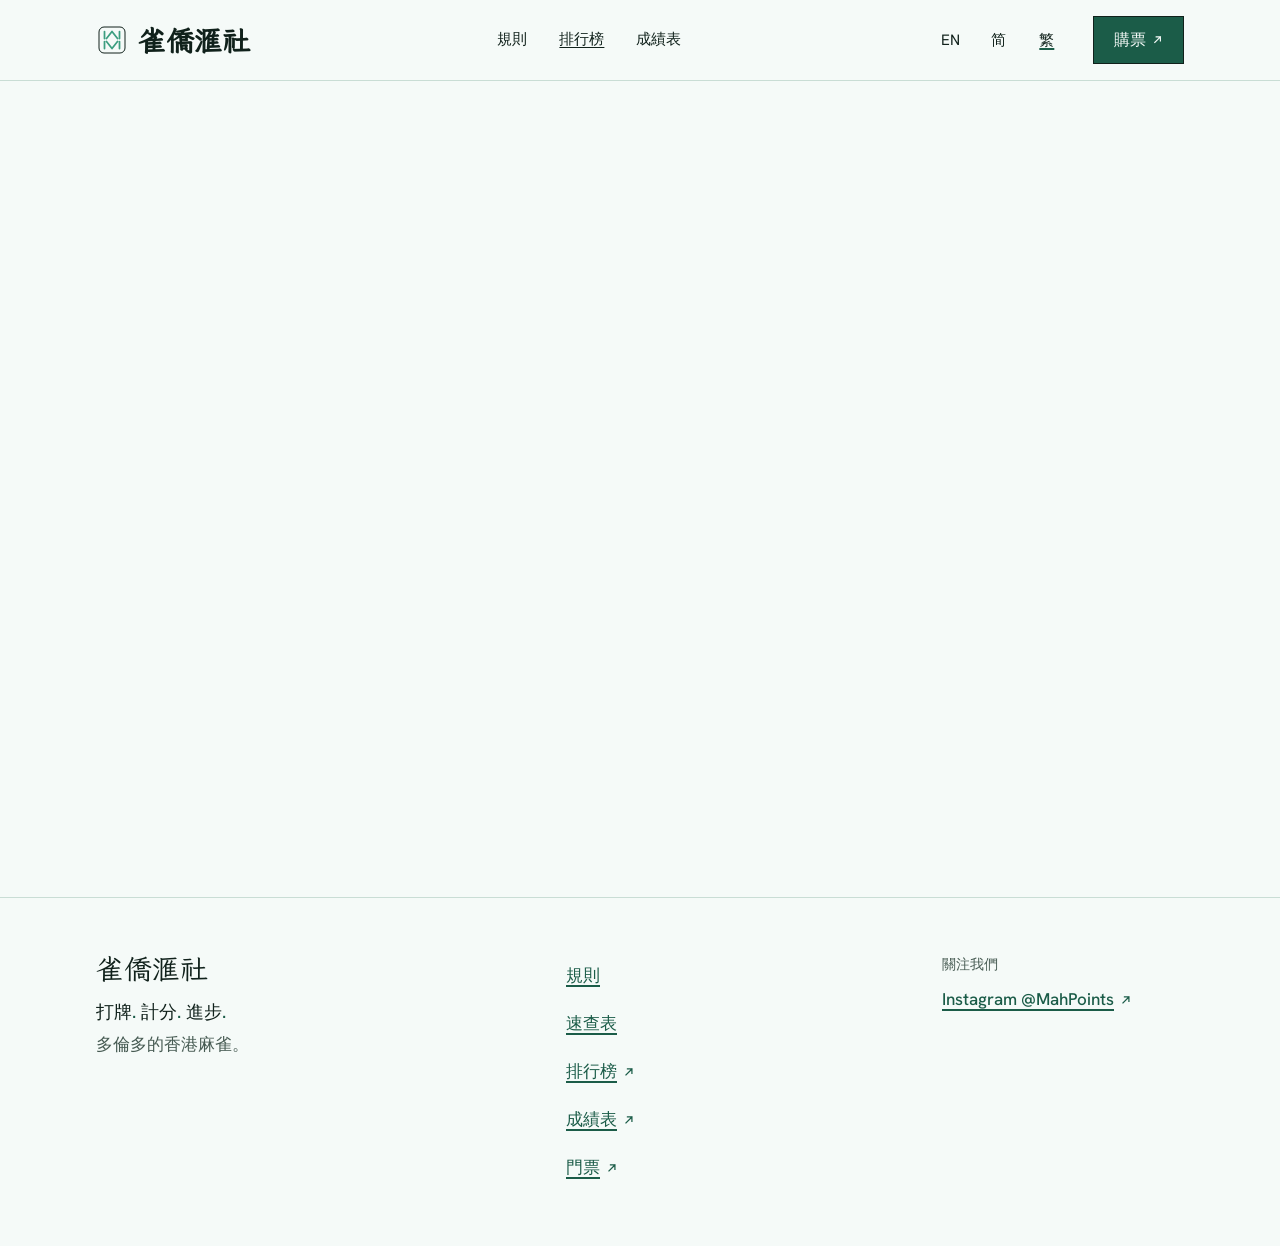
<file: zh-hant/leaderboard/index.html>
<!DOCTYPE html><html lang="zh-Hant"><head><meta charset="utf-8"><meta name="viewport" content="width=device-width, initial-scale=1"><meta name="description" content="一個在多倫多打完整香港麻雀的聯會：16局、3番起糊，積分跨場累計。"><meta name="theme-color" content="#3c9e80"><meta name="google-site-verification" content="zeaw6q1uM6JsDT6dGJweT6RTzkGl_DJaMqMV3haJiN0"><link rel="sitemap" href="/sitemap-index.xml"><link rel="canonical" href="https://mahpoints.pages.dev/zh-hant/leaderboard/"><link rel="icon" href="/favicon.ico" sizes="48x48"><link rel="icon" type="image/png" href="/favicon-48.png" sizes="48x48"><link rel="icon" type="image/svg+xml" href="/favicon.svg" sizes="any"><link rel="apple-touch-icon" href="/apple-touch-icon.png"><link rel="manifest" href="/manifest.webmanifest"><link rel="alternate" hreflang="en" href="https://mahpoints.pages.dev/leaderboard/"><link rel="alternate" hreflang="zh-Hans" href="https://mahpoints.pages.dev/zh-hans/leaderboard/"><link rel="alternate" hreflang="zh-Hant" href="https://mahpoints.pages.dev/zh-hant/leaderboard/"><link rel="alternate" hreflang="x-default" href="https://mahpoints.pages.dev/leaderboard/"><meta property="og:type" content="website"><meta property="og:site_name" content="雀僑滙社"><meta property="og:title" content="排行榜 · 雀僑滙社"><meta property="og:description" content="一個在多倫多打完整香港麻雀的聯會：16局、3番起糊，積分跨場累計。"><meta property="og:url" content="https://mahpoints.pages.dev/zh-hant/leaderboard/"><meta property="og:locale" content="zh_HK"><meta property="og:locale:alternate" content="en_CA"><meta property="og:locale:alternate" content="zh_CN"><meta property="og:image" content="https://mahpoints.pages.dev/og.png"><meta property="og:image:width" content="1200"><meta property="og:image:height" content="630"><meta property="og:image:alt" content="A mahjong tile drawn in jade hairlines beside the MahPoints wordmark."><meta name="twitter:card" content="summary_large_image"><meta name="twitter:title" content="排行榜 · 雀僑滙社"><meta name="twitter:description" content="一個在多倫多打完整香港麻雀的聯會：16局、3番起糊，積分跨場累計。"><meta name="twitter:image" content="https://mahpoints.pages.dev/og.png"><meta name="generator" content="Astro v7.4.0"><title>排行榜 · 雀僑滙社</title><link rel="stylesheet" href="/_astro/Layout.BJAwLrI-.css"></head><body class="pb-14 lg:pb-0"><a href="#main" class="sr-only focus:not-sr-only focus:absolute focus:left-4 focus:top-4 focus:z-10 focus:bg-ink focus:px-4 focus:py-2 focus:text-ground">跳到正文</a><!-- Mobile: a scrolling top bar (wordmark, language) plus a fixed four-cell bottom bar. lg+: one sticky row. --><header class="top-0 z-20 border-b border-line bg-ground lg:sticky"><div class="mx-auto flex h-16 max-w-6xl items-center justify-between gap-6 px-5 lg:h-20 md:px-8"><a href="/zh-hant/" class="inline-flex min-h-11 items-center gap-2 font-display text-[1.375rem] font-bold leading-none lowercase no-underline lg:gap-2.5 lg:text-[1.75rem]" aria-label="雀僑滙社首頁"><img src="/favicon.svg" alt="" width="32" height="32" class="size-7 lg:size-8">雀僑滙社</a><nav aria-label="主導覽" class="fixed inset-x-0 bottom-0 z-20 grid grid-cols-4 border-t border-ink bg-ground text-sm lg:static lg:flex lg:gap-8 lg:border-0 lg:bg-transparent lg:text-[0.9375rem]"><a href="/zh-hant/rules" class="relative inline-flex min-h-14 items-center justify-center border-l border-line px-1 no-underline first:border-l-0 hover:underline aria-[current=page]:before:absolute aria-[current=page]:before:inset-x-0 aria-[current=page]:before:top-0 aria-[current=page]:before:h-0.5 aria-[current=page]:before:bg-ink lg:min-h-11 lg:justify-start lg:border-0 lg:px-0 lg:aria-[current=page]:underline lg:aria-[current=page]:before:content-none">規則</a><a href="/zh-hant/leaderboard" aria-current="page" class="relative inline-flex min-h-14 items-center justify-center border-l border-line px-1 no-underline first:border-l-0 hover:underline aria-[current=page]:before:absolute aria-[current=page]:before:inset-x-0 aria-[current=page]:before:top-0 aria-[current=page]:before:h-0.5 aria-[current=page]:before:bg-ink lg:min-h-11 lg:justify-start lg:border-0 lg:px-0 lg:aria-[current=page]:underline lg:aria-[current=page]:before:content-none">排行榜</a><a href="/zh-hant/tracker" class="relative inline-flex min-h-14 items-center justify-center border-l border-line px-1 no-underline first:border-l-0 hover:underline aria-[current=page]:before:absolute aria-[current=page]:before:inset-x-0 aria-[current=page]:before:top-0 aria-[current=page]:before:h-0.5 aria-[current=page]:before:bg-ink lg:min-h-11 lg:justify-start lg:border-0 lg:px-0 lg:aria-[current=page]:underline lg:aria-[current=page]:before:content-none">成績表</a><a href="https://luma.com/MahPoints" target="_blank" rel="noopener noreferrer" class="inline-flex min-h-14 items-center justify-center bg-brand-deep px-1 text-center font-medium text-ground no-underline active:bg-ink lg:hidden">購票<svg class="ml-1.5 inline-block h-[0.7em] w-[0.7em] align-baseline" viewBox="0 0 12 12" fill="none" stroke="currentColor" stroke-width="1.25" stroke-linecap="square" aria-hidden="true"><path d="M3 9 9 3M4.5 3H9v4.5"></path></svg><span class="sr-only">（在新分頁開啟）</span></a></nav><!-- -mr-[11px] pulls the last glyph's tap-target padding out to the page gutter. --><ul class="flex -mr-[11px] text-lg lg:hidden" aria-label="語言"><li><a href="/leaderboard/" lang="en" hreflang="en" title="English" aria-label="English" class="inline-flex min-h-11 min-w-10 items-center lg:min-w-11 justify-center no-underline hover:underline aria-[current=true]:underline aria-[current=true]:decoration-brand-deep aria-[current=true]:decoration-2">EN</a></li><li><a href="/zh-hans/leaderboard/" lang="zh-Hans" hreflang="zh-Hans" title="简体中文" aria-label="简体中文" class="inline-flex min-h-11 min-w-10 items-center lg:min-w-11 justify-center no-underline hover:underline aria-[current=true]:underline aria-[current=true]:decoration-brand-deep aria-[current=true]:decoration-2">简</a></li><li><a href="/zh-hant/leaderboard/" lang="zh-Hant" hreflang="zh-Hant" title="繁體中文" aria-label="繁體中文" aria-current="true" class="inline-flex min-h-11 min-w-10 items-center lg:min-w-11 justify-center no-underline hover:underline aria-[current=true]:underline aria-[current=true]:decoration-brand-deep aria-[current=true]:decoration-2">繁</a></li></ul><div class="hidden items-center gap-6 lg:flex"><ul class="flex gap-1 text-[0.9375rem]" aria-label="語言"><li><a href="/leaderboard/" lang="en" hreflang="en" title="English" aria-label="English" class="inline-flex min-h-11 min-w-10 items-center lg:min-w-11 justify-center no-underline hover:underline aria-[current=true]:underline aria-[current=true]:decoration-brand-deep aria-[current=true]:decoration-2">EN</a></li><li><a href="/zh-hans/leaderboard/" lang="zh-Hans" hreflang="zh-Hans" title="简体中文" aria-label="简体中文" class="inline-flex min-h-11 min-w-10 items-center lg:min-w-11 justify-center no-underline hover:underline aria-[current=true]:underline aria-[current=true]:decoration-brand-deep aria-[current=true]:decoration-2">简</a></li><li><a href="/zh-hant/leaderboard/" lang="zh-Hant" hreflang="zh-Hant" title="繁體中文" aria-label="繁體中文" aria-current="true" class="inline-flex min-h-11 min-w-10 items-center lg:min-w-11 justify-center no-underline hover:underline aria-[current=true]:underline aria-[current=true]:decoration-brand-deep aria-[current=true]:decoration-2">繁</a></li></ul><a href="https://luma.com/MahPoints" class="inline-flex items-center border border-ink font-medium no-underline transition-colors duration-200 min-h-12 px-5 text-base bg-brand-deep text-ground hover:bg-ink" target="_blank" rel="noopener noreferrer">購票<svg class="ml-1.5 inline-block h-[0.7em] w-[0.7em] align-baseline" viewBox="0 0 12 12" fill="none" stroke="currentColor" stroke-width="1.25" stroke-linecap="square" aria-hidden="true"><path d="M3 9 9 3M4.5 3H9v4.5"></path></svg><span class="sr-only">（在新分頁開啟）</span></a></div></div></header><main id="main"><iframe title="排行榜" src="https://datastudio.google.com/embed/reporting/59b5510f-9f00-4a3e-a53a-e17a5d8b1074/page/page_12345" class="block h-[calc(100dvh-8rem)] lg:h-[calc(100dvh-5.25rem)] min-h-[32rem] w-full border-0" allowfullscreen sandbox="allow-storage-access-by-user-activation allow-scripts allow-same-origin allow-popups allow-popups-to-escape-sandbox"></iframe></main><footer class="border-t border-line"><div class="mx-auto grid max-w-6xl gap-10 px-5 py-14 md:grid-cols-12 md:px-8"><div class="md:col-span-5"><p class="font-display text-[1.75rem] leading-none lowercase">雀僑滙社</p><p class="mt-4 text-lg font-medium"><span class="whitespace-nowrap">打牌<span class="text-brand-deep">.</span></span> <span class="whitespace-nowrap">計分<span class="text-brand-deep">.</span></span> <span class="whitespace-nowrap">進步<span class="text-brand-deep">.</span></span> </p><p class="mt-1 max-w-[34ch] text-muted">多倫多的香港麻雀。</p></div><nav aria-label="頁尾導覽" class="md:col-span-4"><ul class="space-y-1"><li><a class="link inline-flex min-h-11 items-center" href="/zh-hant/rules">規則</a></li><li><a class="link inline-flex min-h-11 items-center" href="/zh-hant/cheatsheet">速查表</a></li><li><a class="link inline-flex min-h-11 items-center" href="/leaderboard" target="_blank" rel="noopener noreferrer">排行榜<svg class="ml-1.5 inline-block h-[0.7em] w-[0.7em] align-baseline" viewBox="0 0 12 12" fill="none" stroke="currentColor" stroke-width="1.25" stroke-linecap="square" aria-hidden="true"><path d="M3 9 9 3M4.5 3H9v4.5"></path></svg><span class="sr-only">（在新分頁開啟）</span></a></li><li><a class="link inline-flex min-h-11 items-center" href="/tracker" target="_blank" rel="noopener noreferrer">成績表<svg class="ml-1.5 inline-block h-[0.7em] w-[0.7em] align-baseline" viewBox="0 0 12 12" fill="none" stroke="currentColor" stroke-width="1.25" stroke-linecap="square" aria-hidden="true"><path d="M3 9 9 3M4.5 3H9v4.5"></path></svg><span class="sr-only">（在新分頁開啟）</span></a></li><li><a class="link inline-flex min-h-11 items-center" href="https://luma.com/MahPoints" target="_blank" rel="noopener noreferrer">門票<svg class="ml-1.5 inline-block h-[0.7em] w-[0.7em] align-baseline" viewBox="0 0 12 12" fill="none" stroke="currentColor" stroke-width="1.25" stroke-linecap="square" aria-hidden="true"><path d="M3 9 9 3M4.5 3H9v4.5"></path></svg><span class="sr-only">（在新分頁開啟）</span></a></li></ul></nav><div class="md:col-span-3"><p class="text-sm text-muted">關注我們</p><a class="link mt-1 inline-flex min-h-11 items-center" href="https://www.instagram.com/mahpoints/" target="_blank" rel="noopener noreferrer">Instagram @MahPoints<svg class="ml-1.5 inline-block h-[0.7em] w-[0.7em] align-baseline" viewBox="0 0 12 12" fill="none" stroke="currentColor" stroke-width="1.25" stroke-linecap="square" aria-hidden="true"><path d="M3 9 9 3M4.5 3H9v4.5"></path></svg><span class="sr-only">（在新分頁開啟）</span></a></div></div></footer></body></html>
</file>
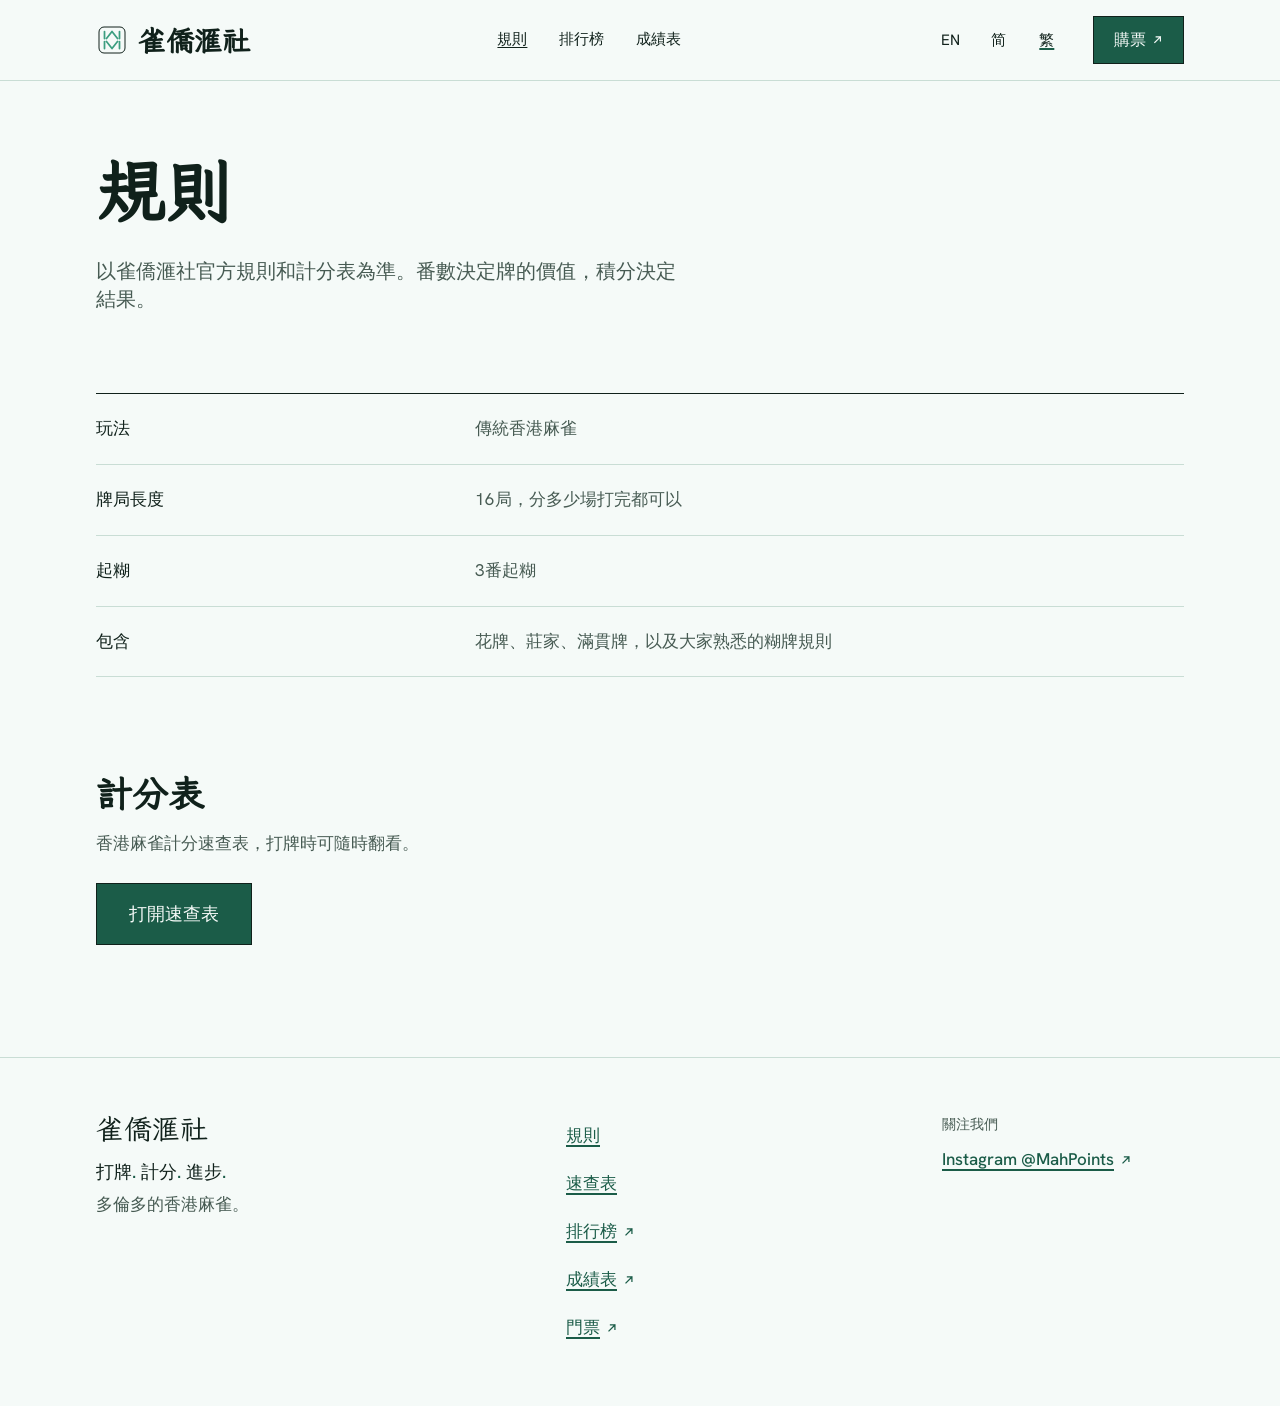
<file: zh-hant/rules/index.html>
<!DOCTYPE html><html lang="zh-Hant"><head><meta charset="utf-8"><meta name="viewport" content="width=device-width, initial-scale=1"><meta name="description" content="雀僑滙社香港麻雀官方規則和計分表。"><meta name="theme-color" content="#3c9e80"><meta name="google-site-verification" content="zeaw6q1uM6JsDT6dGJweT6RTzkGl_DJaMqMV3haJiN0"><link rel="sitemap" href="/sitemap-index.xml"><link rel="canonical" href="https://mahpoints.pages.dev/zh-hant/rules/"><link rel="icon" href="/favicon.ico" sizes="48x48"><link rel="icon" type="image/png" href="/favicon-48.png" sizes="48x48"><link rel="icon" type="image/svg+xml" href="/favicon.svg" sizes="any"><link rel="apple-touch-icon" href="/apple-touch-icon.png"><link rel="manifest" href="/manifest.webmanifest"><link rel="alternate" hreflang="en" href="https://mahpoints.pages.dev/rules/"><link rel="alternate" hreflang="zh-Hans" href="https://mahpoints.pages.dev/zh-hans/rules/"><link rel="alternate" hreflang="zh-Hant" href="https://mahpoints.pages.dev/zh-hant/rules/"><link rel="alternate" hreflang="x-default" href="https://mahpoints.pages.dev/rules/"><meta property="og:type" content="website"><meta property="og:site_name" content="雀僑滙社"><meta property="og:title" content="規則 · 雀僑滙社"><meta property="og:description" content="雀僑滙社香港麻雀官方規則和計分表。"><meta property="og:url" content="https://mahpoints.pages.dev/zh-hant/rules/"><meta property="og:locale" content="zh_HK"><meta property="og:locale:alternate" content="en_CA"><meta property="og:locale:alternate" content="zh_CN"><meta property="og:image" content="https://mahpoints.pages.dev/og.png"><meta property="og:image:width" content="1200"><meta property="og:image:height" content="630"><meta property="og:image:alt" content="A mahjong tile drawn in jade hairlines beside the MahPoints wordmark."><meta name="twitter:card" content="summary_large_image"><meta name="twitter:title" content="規則 · 雀僑滙社"><meta name="twitter:description" content="雀僑滙社香港麻雀官方規則和計分表。"><meta name="twitter:image" content="https://mahpoints.pages.dev/og.png"><meta name="generator" content="Astro v7.4.0"><title>規則 · 雀僑滙社</title><link rel="stylesheet" href="/_astro/Layout.BJAwLrI-.css"></head><body class="pb-14 lg:pb-0"><a href="#main" class="sr-only focus:not-sr-only focus:absolute focus:left-4 focus:top-4 focus:z-10 focus:bg-ink focus:px-4 focus:py-2 focus:text-ground">跳到正文</a><!-- Mobile: a scrolling top bar (wordmark, language) plus a fixed four-cell bottom bar. lg+: one sticky row. --><header class="top-0 z-20 border-b border-line bg-ground lg:sticky"><div class="mx-auto flex h-16 max-w-6xl items-center justify-between gap-6 px-5 lg:h-20 md:px-8"><a href="/zh-hant/" class="inline-flex min-h-11 items-center gap-2 font-display text-[1.375rem] font-bold leading-none lowercase no-underline lg:gap-2.5 lg:text-[1.75rem]" aria-label="雀僑滙社首頁"><img src="/favicon.svg" alt="" width="32" height="32" class="size-7 lg:size-8">雀僑滙社</a><nav aria-label="主導覽" class="fixed inset-x-0 bottom-0 z-20 grid grid-cols-4 border-t border-ink bg-ground text-sm lg:static lg:flex lg:gap-8 lg:border-0 lg:bg-transparent lg:text-[0.9375rem]"><a href="/zh-hant/rules" aria-current="page" class="relative inline-flex min-h-14 items-center justify-center border-l border-line px-1 no-underline first:border-l-0 hover:underline aria-[current=page]:before:absolute aria-[current=page]:before:inset-x-0 aria-[current=page]:before:top-0 aria-[current=page]:before:h-0.5 aria-[current=page]:before:bg-ink lg:min-h-11 lg:justify-start lg:border-0 lg:px-0 lg:aria-[current=page]:underline lg:aria-[current=page]:before:content-none">規則</a><a href="/zh-hant/leaderboard" class="relative inline-flex min-h-14 items-center justify-center border-l border-line px-1 no-underline first:border-l-0 hover:underline aria-[current=page]:before:absolute aria-[current=page]:before:inset-x-0 aria-[current=page]:before:top-0 aria-[current=page]:before:h-0.5 aria-[current=page]:before:bg-ink lg:min-h-11 lg:justify-start lg:border-0 lg:px-0 lg:aria-[current=page]:underline lg:aria-[current=page]:before:content-none">排行榜</a><a href="/zh-hant/tracker" class="relative inline-flex min-h-14 items-center justify-center border-l border-line px-1 no-underline first:border-l-0 hover:underline aria-[current=page]:before:absolute aria-[current=page]:before:inset-x-0 aria-[current=page]:before:top-0 aria-[current=page]:before:h-0.5 aria-[current=page]:before:bg-ink lg:min-h-11 lg:justify-start lg:border-0 lg:px-0 lg:aria-[current=page]:underline lg:aria-[current=page]:before:content-none">成績表</a><a href="https://luma.com/MahPoints" target="_blank" rel="noopener noreferrer" class="inline-flex min-h-14 items-center justify-center bg-brand-deep px-1 text-center font-medium text-ground no-underline active:bg-ink lg:hidden">購票<svg class="ml-1.5 inline-block h-[0.7em] w-[0.7em] align-baseline" viewBox="0 0 12 12" fill="none" stroke="currentColor" stroke-width="1.25" stroke-linecap="square" aria-hidden="true"><path d="M3 9 9 3M4.5 3H9v4.5"></path></svg><span class="sr-only">（在新分頁開啟）</span></a></nav><!-- -mr-[11px] pulls the last glyph's tap-target padding out to the page gutter. --><ul class="flex -mr-[11px] text-lg lg:hidden" aria-label="語言"><li><a href="/rules/" lang="en" hreflang="en" title="English" aria-label="English" class="inline-flex min-h-11 min-w-10 items-center lg:min-w-11 justify-center no-underline hover:underline aria-[current=true]:underline aria-[current=true]:decoration-brand-deep aria-[current=true]:decoration-2">EN</a></li><li><a href="/zh-hans/rules/" lang="zh-Hans" hreflang="zh-Hans" title="简体中文" aria-label="简体中文" class="inline-flex min-h-11 min-w-10 items-center lg:min-w-11 justify-center no-underline hover:underline aria-[current=true]:underline aria-[current=true]:decoration-brand-deep aria-[current=true]:decoration-2">简</a></li><li><a href="/zh-hant/rules/" lang="zh-Hant" hreflang="zh-Hant" title="繁體中文" aria-label="繁體中文" aria-current="true" class="inline-flex min-h-11 min-w-10 items-center lg:min-w-11 justify-center no-underline hover:underline aria-[current=true]:underline aria-[current=true]:decoration-brand-deep aria-[current=true]:decoration-2">繁</a></li></ul><div class="hidden items-center gap-6 lg:flex"><ul class="flex gap-1 text-[0.9375rem]" aria-label="語言"><li><a href="/rules/" lang="en" hreflang="en" title="English" aria-label="English" class="inline-flex min-h-11 min-w-10 items-center lg:min-w-11 justify-center no-underline hover:underline aria-[current=true]:underline aria-[current=true]:decoration-brand-deep aria-[current=true]:decoration-2">EN</a></li><li><a href="/zh-hans/rules/" lang="zh-Hans" hreflang="zh-Hans" title="简体中文" aria-label="简体中文" class="inline-flex min-h-11 min-w-10 items-center lg:min-w-11 justify-center no-underline hover:underline aria-[current=true]:underline aria-[current=true]:decoration-brand-deep aria-[current=true]:decoration-2">简</a></li><li><a href="/zh-hant/rules/" lang="zh-Hant" hreflang="zh-Hant" title="繁體中文" aria-label="繁體中文" aria-current="true" class="inline-flex min-h-11 min-w-10 items-center lg:min-w-11 justify-center no-underline hover:underline aria-[current=true]:underline aria-[current=true]:decoration-brand-deep aria-[current=true]:decoration-2">繁</a></li></ul><a href="https://luma.com/MahPoints" class="inline-flex items-center border border-ink font-medium no-underline transition-colors duration-200 min-h-12 px-5 text-base bg-brand-deep text-ground hover:bg-ink" target="_blank" rel="noopener noreferrer">購票<svg class="ml-1.5 inline-block h-[0.7em] w-[0.7em] align-baseline" viewBox="0 0 12 12" fill="none" stroke="currentColor" stroke-width="1.25" stroke-linecap="square" aria-hidden="true"><path d="M3 9 9 3M4.5 3H9v4.5"></path></svg><span class="sr-only">（在新分頁開啟）</span></a></div></div></header><main id="main"><article class="mx-auto max-w-6xl px-5 pt-14 pb-20 md:px-8 md:pt-18 md:pb-28"><div class="grid gap-10 md:grid-cols-12 md:gap-12"><div class="md:col-span-8"><h1 class="text-[clamp(2.25rem,7vw,4.25rem)] leading-[1.08]">規則</h1><p class="mt-8 max-w-[56ch] text-xl leading-snug text-muted">以雀僑滙社官方規則和計分表為準。番數決定牌的價值，積分決定結果。</p></div></div><dl class="mt-14 border-t border-ink md:mt-20"><div class="grid gap-1 border-b border-line py-5 md:grid-cols-12 md:gap-12"><dt class="font-medium md:col-span-4">玩法</dt><dd class="max-w-[56ch] text-muted md:col-span-8">傳統香港麻雀</dd></div><div class="grid gap-1 border-b border-line py-5 md:grid-cols-12 md:gap-12"><dt class="font-medium md:col-span-4">牌局長度</dt><dd class="max-w-[56ch] text-muted md:col-span-8">16局，分多少場打完都可以</dd></div><div class="grid gap-1 border-b border-line py-5 md:grid-cols-12 md:gap-12"><dt class="font-medium md:col-span-4">起糊</dt><dd class="max-w-[56ch] text-muted md:col-span-8">3番起糊</dd></div><div class="grid gap-1 border-b border-line py-5 md:grid-cols-12 md:gap-12"><dt class="font-medium md:col-span-4">包含</dt><dd class="max-w-[56ch] text-muted md:col-span-8">花牌、莊家、滿貫牌，以及大家熟悉的糊牌規則</dd></div></dl><section class="mt-16 md:mt-24" aria-labelledby="sheet"><h2 id="sheet" class="text-3xl md:text-4xl">計分表</h2><p class="mt-4 max-w-[56ch] text-muted">香港麻雀計分速查表，打牌時可隨時翻看。</p><a href="/zh-hant/cheatsheet" class="inline-flex items-center border border-ink font-medium no-underline transition-colors duration-200 min-h-14 px-8 py-4 text-lg bg-brand-deep text-ground hover:bg-ink mt-6">打開速查表</a></section></article></main><footer class="border-t border-line"><div class="mx-auto grid max-w-6xl gap-10 px-5 py-14 md:grid-cols-12 md:px-8"><div class="md:col-span-5"><p class="font-display text-[1.75rem] leading-none lowercase">雀僑滙社</p><p class="mt-4 text-lg font-medium"><span class="whitespace-nowrap">打牌<span class="text-brand-deep">.</span></span> <span class="whitespace-nowrap">計分<span class="text-brand-deep">.</span></span> <span class="whitespace-nowrap">進步<span class="text-brand-deep">.</span></span> </p><p class="mt-1 max-w-[34ch] text-muted">多倫多的香港麻雀。</p></div><nav aria-label="頁尾導覽" class="md:col-span-4"><ul class="space-y-1"><li><a class="link inline-flex min-h-11 items-center" href="/zh-hant/rules">規則</a></li><li><a class="link inline-flex min-h-11 items-center" href="/zh-hant/cheatsheet">速查表</a></li><li><a class="link inline-flex min-h-11 items-center" href="/leaderboard" target="_blank" rel="noopener noreferrer">排行榜<svg class="ml-1.5 inline-block h-[0.7em] w-[0.7em] align-baseline" viewBox="0 0 12 12" fill="none" stroke="currentColor" stroke-width="1.25" stroke-linecap="square" aria-hidden="true"><path d="M3 9 9 3M4.5 3H9v4.5"></path></svg><span class="sr-only">（在新分頁開啟）</span></a></li><li><a class="link inline-flex min-h-11 items-center" href="/tracker" target="_blank" rel="noopener noreferrer">成績表<svg class="ml-1.5 inline-block h-[0.7em] w-[0.7em] align-baseline" viewBox="0 0 12 12" fill="none" stroke="currentColor" stroke-width="1.25" stroke-linecap="square" aria-hidden="true"><path d="M3 9 9 3M4.5 3H9v4.5"></path></svg><span class="sr-only">（在新分頁開啟）</span></a></li><li><a class="link inline-flex min-h-11 items-center" href="https://luma.com/MahPoints" target="_blank" rel="noopener noreferrer">門票<svg class="ml-1.5 inline-block h-[0.7em] w-[0.7em] align-baseline" viewBox="0 0 12 12" fill="none" stroke="currentColor" stroke-width="1.25" stroke-linecap="square" aria-hidden="true"><path d="M3 9 9 3M4.5 3H9v4.5"></path></svg><span class="sr-only">（在新分頁開啟）</span></a></li></ul></nav><div class="md:col-span-3"><p class="text-sm text-muted">關注我們</p><a class="link mt-1 inline-flex min-h-11 items-center" href="https://www.instagram.com/mahpoints/" target="_blank" rel="noopener noreferrer">Instagram @MahPoints<svg class="ml-1.5 inline-block h-[0.7em] w-[0.7em] align-baseline" viewBox="0 0 12 12" fill="none" stroke="currentColor" stroke-width="1.25" stroke-linecap="square" aria-hidden="true"><path d="M3 9 9 3M4.5 3H9v4.5"></path></svg><span class="sr-only">（在新分頁開啟）</span></a></div></div></footer></body></html>
</file>
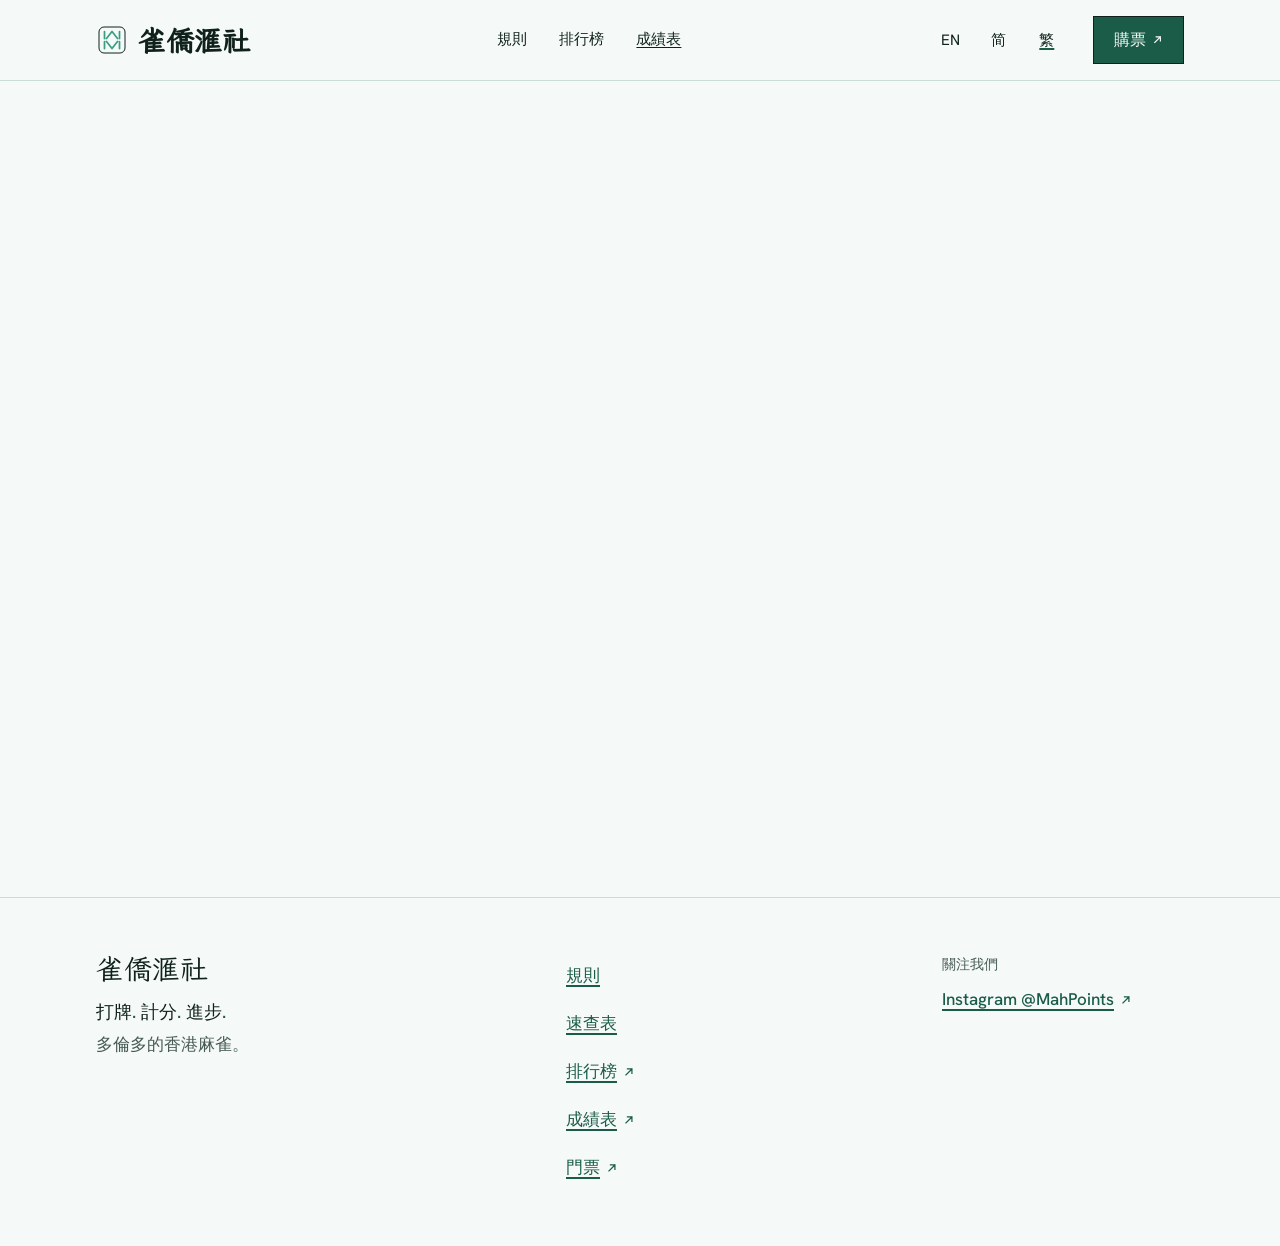
<file: zh-hant/tracker/index.html>
<!DOCTYPE html><html lang="zh-Hant"><head><meta charset="utf-8"><meta name="viewport" content="width=device-width, initial-scale=1"><meta name="description" content="一個在多倫多打完整香港麻雀的聯會：16局、3番起糊，積分跨場累計。"><meta name="theme-color" content="#3c9e80"><meta name="google-site-verification" content="zeaw6q1uM6JsDT6dGJweT6RTzkGl_DJaMqMV3haJiN0"><link rel="sitemap" href="/sitemap-index.xml"><link rel="canonical" href="https://mahpoints.pages.dev/zh-hant/tracker/"><link rel="icon" href="/favicon.ico" sizes="48x48"><link rel="icon" type="image/png" href="/favicon-48.png" sizes="48x48"><link rel="icon" type="image/svg+xml" href="/favicon.svg" sizes="any"><link rel="apple-touch-icon" href="/apple-touch-icon.png"><link rel="manifest" href="/manifest.webmanifest"><link rel="alternate" hreflang="en" href="https://mahpoints.pages.dev/tracker/"><link rel="alternate" hreflang="zh-Hans" href="https://mahpoints.pages.dev/zh-hans/tracker/"><link rel="alternate" hreflang="zh-Hant" href="https://mahpoints.pages.dev/zh-hant/tracker/"><link rel="alternate" hreflang="x-default" href="https://mahpoints.pages.dev/tracker/"><meta property="og:type" content="website"><meta property="og:site_name" content="雀僑滙社"><meta property="og:title" content="成績表 · 雀僑滙社"><meta property="og:description" content="一個在多倫多打完整香港麻雀的聯會：16局、3番起糊，積分跨場累計。"><meta property="og:url" content="https://mahpoints.pages.dev/zh-hant/tracker/"><meta property="og:locale" content="zh_HK"><meta property="og:locale:alternate" content="en_CA"><meta property="og:locale:alternate" content="zh_CN"><meta property="og:image" content="https://mahpoints.pages.dev/og.png"><meta property="og:image:width" content="1200"><meta property="og:image:height" content="630"><meta property="og:image:alt" content="A mahjong tile drawn in jade hairlines beside the MahPoints wordmark."><meta name="twitter:card" content="summary_large_image"><meta name="twitter:title" content="成績表 · 雀僑滙社"><meta name="twitter:description" content="一個在多倫多打完整香港麻雀的聯會：16局、3番起糊，積分跨場累計。"><meta name="twitter:image" content="https://mahpoints.pages.dev/og.png"><meta name="generator" content="Astro v7.4.0"><title>成績表 · 雀僑滙社</title><link rel="stylesheet" href="/_astro/Layout.BJAwLrI-.css"></head><body class="pb-14 lg:pb-0"><a href="#main" class="sr-only focus:not-sr-only focus:absolute focus:left-4 focus:top-4 focus:z-10 focus:bg-ink focus:px-4 focus:py-2 focus:text-ground">跳到正文</a><!-- Mobile: a scrolling top bar (wordmark, language) plus a fixed four-cell bottom bar. lg+: one sticky row. --><header class="top-0 z-20 border-b border-line bg-ground lg:sticky"><div class="mx-auto flex h-16 max-w-6xl items-center justify-between gap-6 px-5 lg:h-20 md:px-8"><a href="/zh-hant/" class="inline-flex min-h-11 items-center gap-2 font-display text-[1.375rem] font-bold leading-none lowercase no-underline lg:gap-2.5 lg:text-[1.75rem]" aria-label="雀僑滙社首頁"><img src="/favicon.svg" alt="" width="32" height="32" class="size-7 lg:size-8">雀僑滙社</a><nav aria-label="主導覽" class="fixed inset-x-0 bottom-0 z-20 grid grid-cols-4 border-t border-ink bg-ground text-sm lg:static lg:flex lg:gap-8 lg:border-0 lg:bg-transparent lg:text-[0.9375rem]"><a href="/zh-hant/rules" class="relative inline-flex min-h-14 items-center justify-center border-l border-line px-1 no-underline first:border-l-0 hover:underline aria-[current=page]:before:absolute aria-[current=page]:before:inset-x-0 aria-[current=page]:before:top-0 aria-[current=page]:before:h-0.5 aria-[current=page]:before:bg-ink lg:min-h-11 lg:justify-start lg:border-0 lg:px-0 lg:aria-[current=page]:underline lg:aria-[current=page]:before:content-none">規則</a><a href="/zh-hant/leaderboard" class="relative inline-flex min-h-14 items-center justify-center border-l border-line px-1 no-underline first:border-l-0 hover:underline aria-[current=page]:before:absolute aria-[current=page]:before:inset-x-0 aria-[current=page]:before:top-0 aria-[current=page]:before:h-0.5 aria-[current=page]:before:bg-ink lg:min-h-11 lg:justify-start lg:border-0 lg:px-0 lg:aria-[current=page]:underline lg:aria-[current=page]:before:content-none">排行榜</a><a href="/zh-hant/tracker" aria-current="page" class="relative inline-flex min-h-14 items-center justify-center border-l border-line px-1 no-underline first:border-l-0 hover:underline aria-[current=page]:before:absolute aria-[current=page]:before:inset-x-0 aria-[current=page]:before:top-0 aria-[current=page]:before:h-0.5 aria-[current=page]:before:bg-ink lg:min-h-11 lg:justify-start lg:border-0 lg:px-0 lg:aria-[current=page]:underline lg:aria-[current=page]:before:content-none">成績表</a><a href="https://luma.com/MahPoints" target="_blank" rel="noopener noreferrer" class="inline-flex min-h-14 items-center justify-center bg-brand-deep px-1 text-center font-medium text-ground no-underline active:bg-ink lg:hidden">購票<svg class="ml-1.5 inline-block h-[0.7em] w-[0.7em] align-baseline" viewBox="0 0 12 12" fill="none" stroke="currentColor" stroke-width="1.25" stroke-linecap="square" aria-hidden="true"><path d="M3 9 9 3M4.5 3H9v4.5"></path></svg><span class="sr-only">（在新分頁開啟）</span></a></nav><!-- -mr-[11px] pulls the last glyph's tap-target padding out to the page gutter. --><ul class="flex -mr-[11px] text-lg lg:hidden" aria-label="語言"><li><a href="/tracker/" lang="en" hreflang="en" title="English" aria-label="English" class="inline-flex min-h-11 min-w-10 items-center lg:min-w-11 justify-center no-underline hover:underline aria-[current=true]:underline aria-[current=true]:decoration-brand-deep aria-[current=true]:decoration-2">EN</a></li><li><a href="/zh-hans/tracker/" lang="zh-Hans" hreflang="zh-Hans" title="简体中文" aria-label="简体中文" class="inline-flex min-h-11 min-w-10 items-center lg:min-w-11 justify-center no-underline hover:underline aria-[current=true]:underline aria-[current=true]:decoration-brand-deep aria-[current=true]:decoration-2">简</a></li><li><a href="/zh-hant/tracker/" lang="zh-Hant" hreflang="zh-Hant" title="繁體中文" aria-label="繁體中文" aria-current="true" class="inline-flex min-h-11 min-w-10 items-center lg:min-w-11 justify-center no-underline hover:underline aria-[current=true]:underline aria-[current=true]:decoration-brand-deep aria-[current=true]:decoration-2">繁</a></li></ul><div class="hidden items-center gap-6 lg:flex"><ul class="flex gap-1 text-[0.9375rem]" aria-label="語言"><li><a href="/tracker/" lang="en" hreflang="en" title="English" aria-label="English" class="inline-flex min-h-11 min-w-10 items-center lg:min-w-11 justify-center no-underline hover:underline aria-[current=true]:underline aria-[current=true]:decoration-brand-deep aria-[current=true]:decoration-2">EN</a></li><li><a href="/zh-hans/tracker/" lang="zh-Hans" hreflang="zh-Hans" title="简体中文" aria-label="简体中文" class="inline-flex min-h-11 min-w-10 items-center lg:min-w-11 justify-center no-underline hover:underline aria-[current=true]:underline aria-[current=true]:decoration-brand-deep aria-[current=true]:decoration-2">简</a></li><li><a href="/zh-hant/tracker/" lang="zh-Hant" hreflang="zh-Hant" title="繁體中文" aria-label="繁體中文" aria-current="true" class="inline-flex min-h-11 min-w-10 items-center lg:min-w-11 justify-center no-underline hover:underline aria-[current=true]:underline aria-[current=true]:decoration-brand-deep aria-[current=true]:decoration-2">繁</a></li></ul><a href="https://luma.com/MahPoints" class="inline-flex items-center border border-ink font-medium no-underline transition-colors duration-200 min-h-12 px-5 text-base bg-brand-deep text-ground hover:bg-ink" target="_blank" rel="noopener noreferrer">購票<svg class="ml-1.5 inline-block h-[0.7em] w-[0.7em] align-baseline" viewBox="0 0 12 12" fill="none" stroke="currentColor" stroke-width="1.25" stroke-linecap="square" aria-hidden="true"><path d="M3 9 9 3M4.5 3H9v4.5"></path></svg><span class="sr-only">（在新分頁開啟）</span></a></div></div></header><main id="main"><iframe title="成績表" src="https://datastudio.google.com/embed/reporting/d2cff779-2d7e-4085-b4dc-93e3b72843a1/page/nsGAG" class="block h-[calc(100dvh-8rem)] lg:h-[calc(100dvh-5.25rem)] min-h-[32rem] w-full border-0" allowfullscreen sandbox="allow-storage-access-by-user-activation allow-scripts allow-same-origin allow-popups allow-popups-to-escape-sandbox"></iframe></main><footer class="border-t border-line"><div class="mx-auto grid max-w-6xl gap-10 px-5 py-14 md:grid-cols-12 md:px-8"><div class="md:col-span-5"><p class="font-display text-[1.75rem] leading-none lowercase">雀僑滙社</p><p class="mt-4 text-lg font-medium"><span class="whitespace-nowrap">打牌<span class="text-brand-deep">.</span></span> <span class="whitespace-nowrap">計分<span class="text-brand-deep">.</span></span> <span class="whitespace-nowrap">進步<span class="text-brand-deep">.</span></span> </p><p class="mt-1 max-w-[34ch] text-muted">多倫多的香港麻雀。</p></div><nav aria-label="頁尾導覽" class="md:col-span-4"><ul class="space-y-1"><li><a class="link inline-flex min-h-11 items-center" href="/zh-hant/rules">規則</a></li><li><a class="link inline-flex min-h-11 items-center" href="/zh-hant/cheatsheet">速查表</a></li><li><a class="link inline-flex min-h-11 items-center" href="/leaderboard" target="_blank" rel="noopener noreferrer">排行榜<svg class="ml-1.5 inline-block h-[0.7em] w-[0.7em] align-baseline" viewBox="0 0 12 12" fill="none" stroke="currentColor" stroke-width="1.25" stroke-linecap="square" aria-hidden="true"><path d="M3 9 9 3M4.5 3H9v4.5"></path></svg><span class="sr-only">（在新分頁開啟）</span></a></li><li><a class="link inline-flex min-h-11 items-center" href="/tracker" target="_blank" rel="noopener noreferrer">成績表<svg class="ml-1.5 inline-block h-[0.7em] w-[0.7em] align-baseline" viewBox="0 0 12 12" fill="none" stroke="currentColor" stroke-width="1.25" stroke-linecap="square" aria-hidden="true"><path d="M3 9 9 3M4.5 3H9v4.5"></path></svg><span class="sr-only">（在新分頁開啟）</span></a></li><li><a class="link inline-flex min-h-11 items-center" href="https://luma.com/MahPoints" target="_blank" rel="noopener noreferrer">門票<svg class="ml-1.5 inline-block h-[0.7em] w-[0.7em] align-baseline" viewBox="0 0 12 12" fill="none" stroke="currentColor" stroke-width="1.25" stroke-linecap="square" aria-hidden="true"><path d="M3 9 9 3M4.5 3H9v4.5"></path></svg><span class="sr-only">（在新分頁開啟）</span></a></li></ul></nav><div class="md:col-span-3"><p class="text-sm text-muted">關注我們</p><a class="link mt-1 inline-flex min-h-11 items-center" href="https://www.instagram.com/mahpoints/" target="_blank" rel="noopener noreferrer">Instagram @MahPoints<svg class="ml-1.5 inline-block h-[0.7em] w-[0.7em] align-baseline" viewBox="0 0 12 12" fill="none" stroke="currentColor" stroke-width="1.25" stroke-linecap="square" aria-hidden="true"><path d="M3 9 9 3M4.5 3H9v4.5"></path></svg><span class="sr-only">（在新分頁開啟）</span></a></div></div></footer></body></html>
</file>
